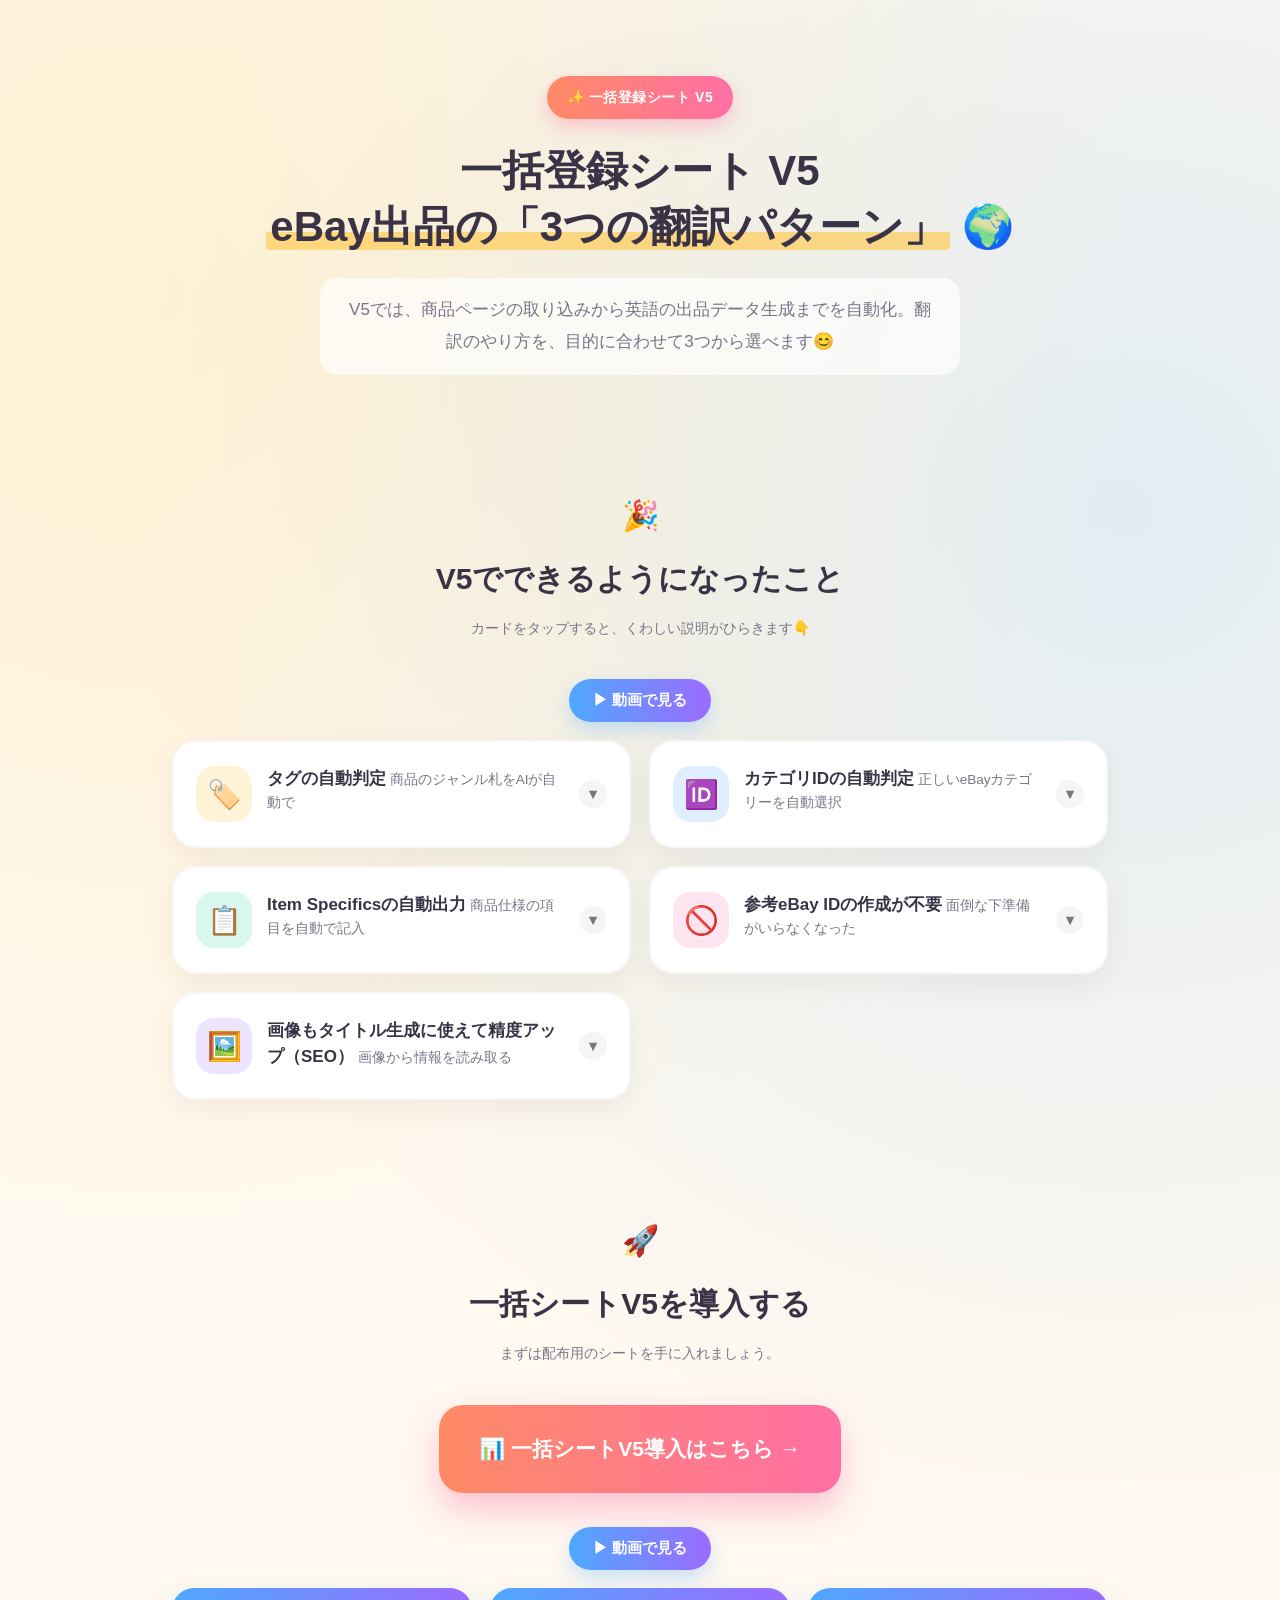
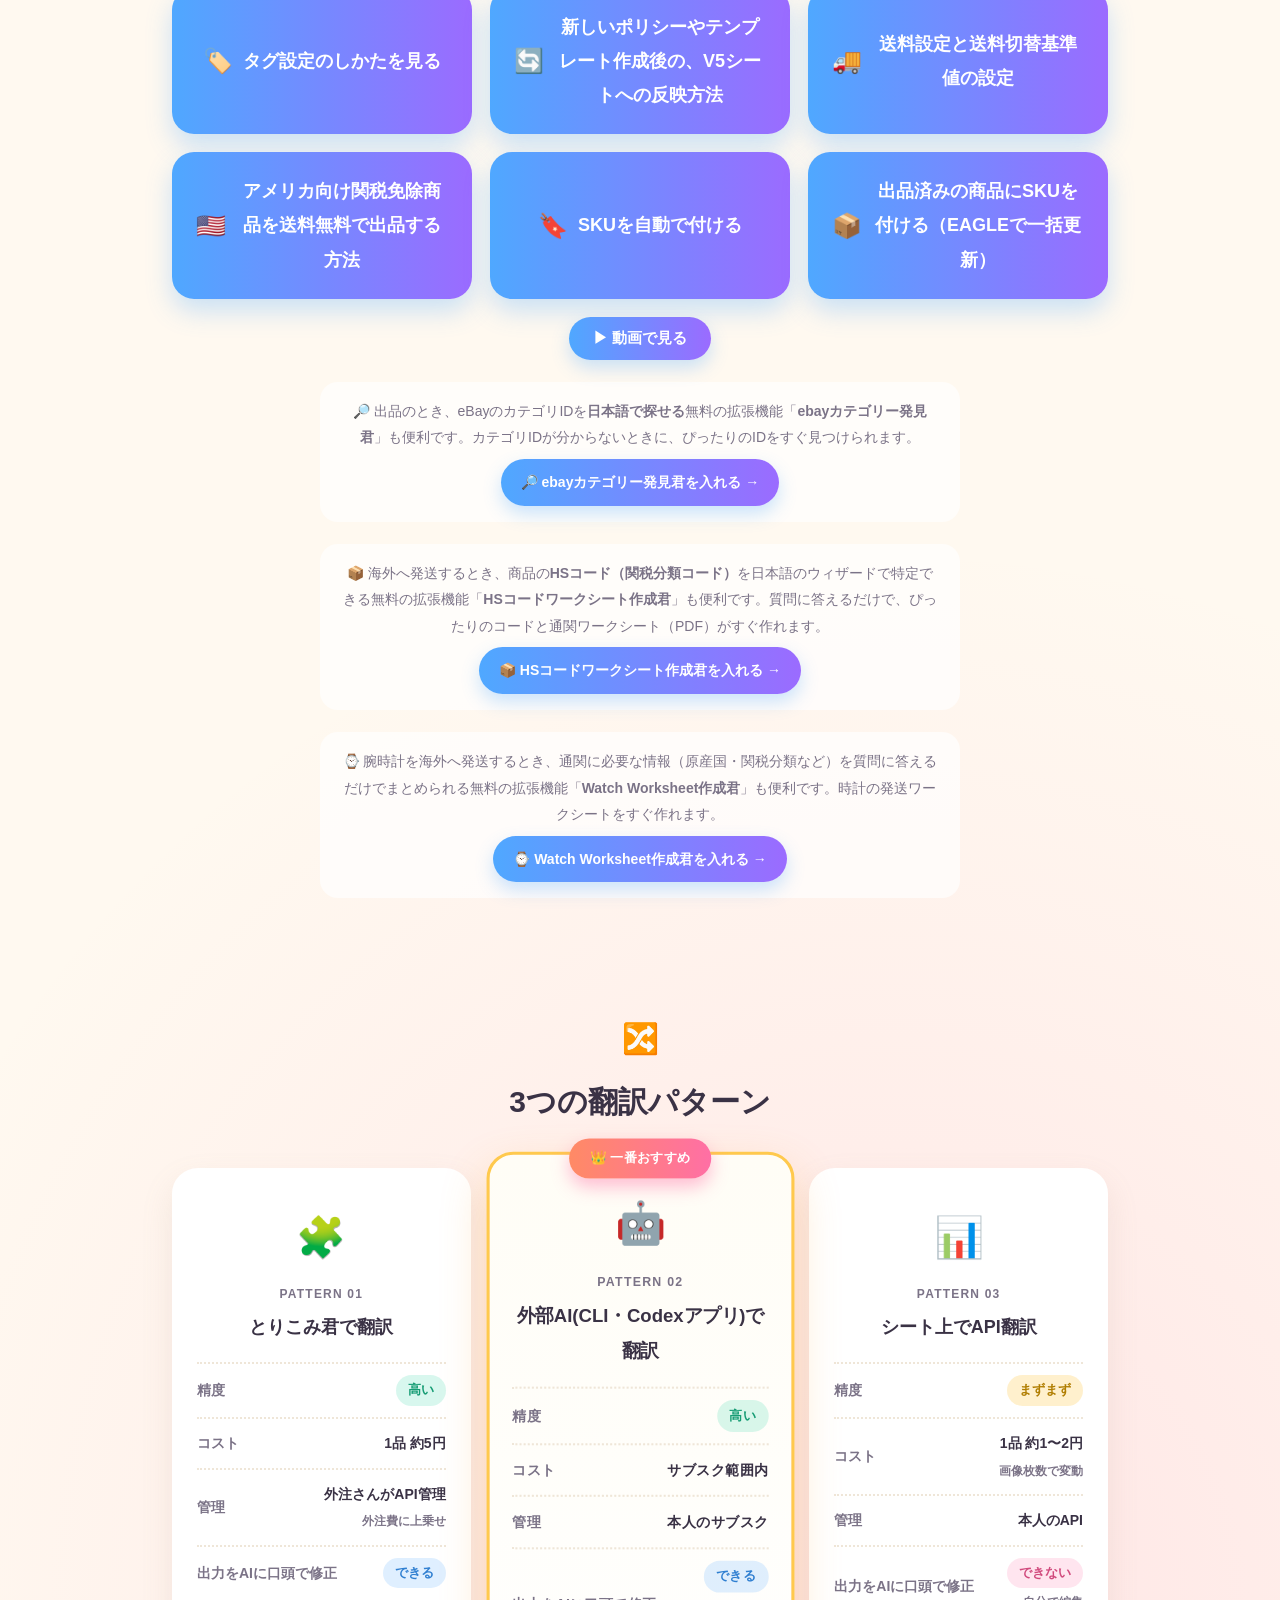
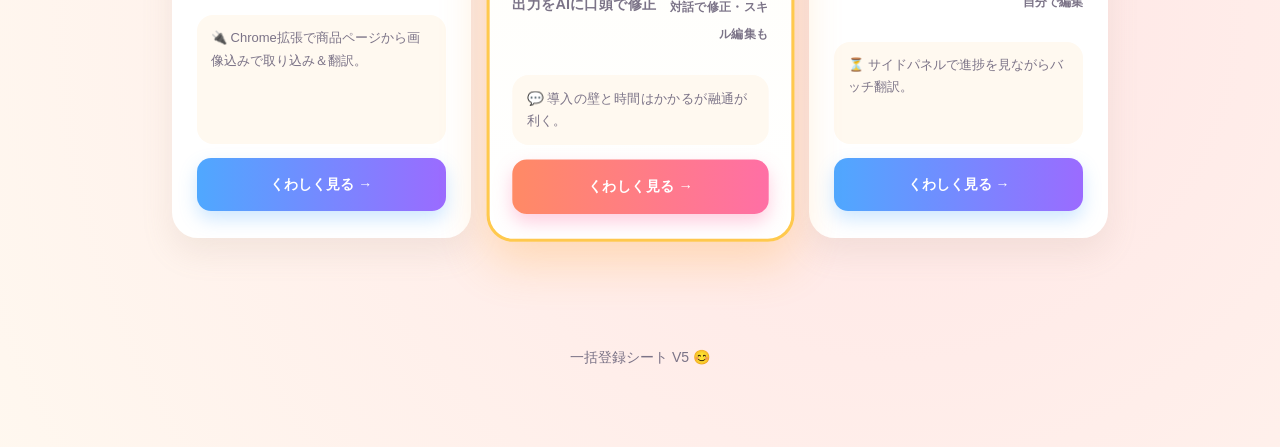
<file: index.html>
<!DOCTYPE html>
<html lang="ja">
<head>
<meta charset="UTF-8">
<meta name="viewport" content="width=device-width, initial-scale=1.0">
<title>一括登録シート V5 — eBay出品の「3つの翻訳パターン」</title>
<style>
  :root {
    --ink: #3a3245;
    --ink-soft: #7b7387;
    --cream: #fff9f0;
    --card: #ffffff;
    --peach: #ff8a65;
    --mint: #2bd4a0;
    --sky: #4fa8ff;
    --grape: #9b6bff;
    --sun: #ffc94d;
    --pink: #ff6fa5;
  }
  * { margin: 0; padding: 0; box-sizing: border-box; }
  html { scroll-behavior: smooth; }
  body {
    font-family: -apple-system, BlinkMacSystemFont, "Hiragino Maru Gothic ProN", "Hiragino Sans", "Yu Gothic", Meiryo, sans-serif;
    color: var(--ink);
    background:
      radial-gradient(circle at 12% 8%, rgba(255,201,77,0.18), transparent 28%),
      radial-gradient(circle at 88% 14%, rgba(79,168,255,0.16), transparent 30%),
      radial-gradient(circle at 70% 88%, rgba(255,111,165,0.14), transparent 32%),
      var(--cream);
    line-height: 1.9;
    -webkit-font-smoothing: antialiased;
  }
  .wrap { max-width: 980px; margin: 0 auto; padding: 0 22px; }

  /* ---------- Header ---------- */
  header { padding: 76px 0 56px; text-align: center; }
  .eyebrow {
    display: inline-block; font-size: 14px; font-weight: 800; letter-spacing: 0.04em;
    color: #fff; padding: 8px 20px; border-radius: 999px; margin-bottom: 24px;
    background: linear-gradient(90deg, var(--peach), var(--pink));
    box-shadow: 0 8px 18px rgba(255,111,165,0.35);
  }
  h1 {
    font-size: clamp(26px, 4.6vw, 42px); font-weight: 900; line-height: 1.35; margin-bottom: 22px;
  }
  h1 .hl {
    background: linear-gradient(transparent 62%, rgba(255,201,77,0.65) 62%);
    padding: 0 4px; border-radius: 4px;
  }
  .lead {
    font-size: clamp(15px, 2.2vw, 17px); color: var(--ink-soft); max-width: 640px; margin: 0 auto;
    background: rgba(255,255,255,0.7); border-radius: 18px; padding: 16px 22px;
  }

  /* ---------- Sections ---------- */
  section { padding: 56px 0; }
  .section-head { text-align: center; margin-bottom: 38px; }
  .section-head h2 { font-size: clamp(22px, 3.6vw, 30px); font-weight: 900; }
  .section-head .emoji { font-size: 30px; display: block; margin-bottom: 6px; }
  .section-head .sub { font-size: 14px; color: var(--ink-soft); margin-top: 8px; }

  /* ---------- Feature accordions ---------- */
  .features { display: grid; grid-template-columns: repeat(2,1fr); gap: 18px; align-items: start; }
  .feature {
    background: var(--card); border-radius: 24px;
    box-shadow: 0 10px 26px rgba(160,140,120,0.12);
    border: 2px solid rgba(0,0,0,0.03);
    overflow: hidden;
    transition: box-shadow .18s, transform .18s;
  }
  .feature:hover { transform: translateY(-3px); box-shadow: 0 16px 34px rgba(160,140,120,0.18); }
  .feature.open { box-shadow: 0 18px 38px rgba(160,140,120,0.20); }

  .feature .acc-btn {
    width: 100%; border: none; background: transparent; cursor: pointer;
    text-align: left; font-family: inherit; color: inherit;
    display: flex; gap: 15px; align-items: flex-start;
    padding: 24px 22px;
  }
  .feature .ic {
    flex: 0 0 56px; width: 56px; height: 56px; border-radius: 18px;
    display: grid; place-items: center; font-size: 28px;
  }
  .feature:nth-child(1) .ic { background: rgba(255,201,77,0.22); }
  .feature:nth-child(2) .ic { background: rgba(79,168,255,0.18); }
  .feature:nth-child(3) .ic { background: rgba(43,212,160,0.18); }
  .feature:nth-child(4) .ic { background: rgba(255,111,165,0.18); }
  .feature:nth-child(5) .ic { background: rgba(155,107,255,0.18); }
  .feature .acc-body-text { flex: 1; min-width: 0; }
  .feature .ft-title { font-size: 17px; font-weight: 800; margin-bottom: 4px; line-height: 1.5; }
  .feature .ft-short { font-size: 13.5px; color: var(--ink-soft); line-height: 1.6; }
  .feature .acc-arrow {
    flex: 0 0 28px; width: 28px; height: 28px; margin-top: 14px;
    border-radius: 999px; background: rgba(0,0,0,0.04);
    display: grid; place-items: center; color: var(--ink-soft);
    font-size: 15px; font-weight: 900; transition: transform .25s, background .2s, color .2s;
  }
  .feature.open .acc-arrow { transform: rotate(180deg); background: rgba(255,138,101,0.2); color: var(--peach); }

  .feature .acc-panel {
    overflow: hidden; max-height: 0;
    transition: max-height .3s ease;
  }
  .feature .acc-inner {
    padding: 0 22px 24px 93px;
    font-size: 14px; color: var(--ink); line-height: 1.85;
  }
  .feature .acc-inner .detail-box {
    background: var(--cream); border-radius: 16px; padding: 14px 16px;
    border: 1px dashed rgba(255,138,101,0.4);
  }

  /* ---------- Comparison cards ---------- */
  .cards { display: grid; grid-template-columns: repeat(3,1fr); gap: 20px; align-items: stretch; }
  .card {
    position: relative; background: var(--card); border-radius: 26px; padding: 28px 22px 24px;
    box-shadow: 0 14px 32px rgba(160,140,120,0.14);
    border: 3px solid #fff;
    display: flex; flex-direction: column;
    transition: transform .18s;
  }
  .card:hover { transform: translateY(-5px); }
  .card .emoji-top { font-size: 40px; text-align: center; margin-bottom: 8px; }
  .card .badge { text-align: center; font-size: 12px; font-weight: 800; color: var(--ink-soft); letter-spacing: .1em; margin-bottom: 4px; }
  .card h3 { text-align: center; font-size: 18px; font-weight: 900; margin-bottom: 18px; }
  .card .row { display: flex; align-items: center; justify-content: space-between; gap: 10px; padding: 11px 0; border-top: 2px dotted #efe6d8; font-size: 14px; }
  .card .row .k { color: var(--ink-soft); font-weight: 700; white-space: nowrap; }
  .card .row .v { text-align: right; font-weight: 700; }
  .card .row .v small { color: var(--ink-soft); font-weight: 600; font-size: 11.5px; }
  .card .feat {
    margin-top: 16px; font-size: 13px; color: var(--ink-soft); line-height: 1.7; flex: 1;
    background: var(--cream); border-radius: 16px; padding: 12px 14px;
  }
  .card .card-link {
    margin-top: 14px; display: block; text-align: center; text-decoration: none;
    font-weight: 900; font-size: 14px; color: #fff;
    padding: 13px 16px; border-radius: 14px;
    background: linear-gradient(90deg, var(--sky), var(--grape));
    box-shadow: 0 8px 18px rgba(79,168,255,0.28);
    transition: transform .15s, box-shadow .15s;
  }
  .card .card-link:hover { transform: translateY(-2px); box-shadow: 0 12px 24px rgba(79,168,255,0.40); }
  .card.featured .card-link {
    background: linear-gradient(90deg, var(--peach), var(--pink));
    box-shadow: 0 8px 18px rgba(255,111,165,0.34);
  }
  .card.featured .card-link:hover { box-shadow: 0 12px 24px rgba(255,111,165,0.46); }

  .chip { display: inline-block; font-size: 13px; padding: 3px 12px; border-radius: 999px; font-weight: 800; }
  .chip.good { background: rgba(43,212,160,0.18); color: #169c74; }
  .chip.mid { background: rgba(255,201,77,0.28); color: #b07d00; }
  .chip.no { background: rgba(255,111,165,0.18); color: #d14a7d; }
  .chip.yes { background: rgba(79,168,255,0.18); color: #2f7fd1; }

  /* ---------- Featured card ---------- */
  .card.featured {
    border: 3px solid var(--sun);
    background: linear-gradient(180deg, #fffdf6, #fff);
    box-shadow: 0 20px 44px rgba(255,170,60,0.30);
    transform: scale(1.03) translateY(-6px);
    z-index: 2;
  }
  .card.featured:hover { transform: scale(1.03) translateY(-10px); }
  .card.featured .ribbon {
    position: absolute; top: -16px; left: 50%; transform: translateX(-50%);
    font-size: 13px; font-weight: 900; color: #fff; padding: 7px 20px; border-radius: 999px;
    background: linear-gradient(90deg, var(--peach), var(--pink));
    box-shadow: 0 8px 18px rgba(255,111,165,0.45); white-space: nowrap;
  }

  /* ---------- Next-step buttons ---------- */
  .nextstep { display: flex; gap: 18px; justify-content: center; flex-wrap: wrap; }
  .big-btn {
    flex: 1 1 300px; max-width: 380px;
    display: flex; align-items: center; justify-content: center; gap: 10px;
    text-decoration: none; text-align: center;
    padding: 22px 24px; border-radius: 22px;
    font-weight: 900; font-size: clamp(15px, 2.4vw, 18px); color: #fff;
    box-shadow: 0 12px 26px rgba(79,168,255,0.30);
    transition: transform .15s, box-shadow .15s;
  }
  .big-btn .b-emoji { font-size: 24px; }
  .big-btn.primary { background: linear-gradient(90deg, var(--peach), var(--pink)); box-shadow: 0 12px 26px rgba(255,111,165,0.34); }
  .big-btn.secondary { background: linear-gradient(90deg, var(--sky), var(--grape)); }
  .big-btn:hover { transform: translateY(-3px); box-shadow: 0 18px 34px rgba(79,168,255,0.42); }
  .big-btn.primary:hover { box-shadow: 0 18px 34px rgba(255,111,165,0.46); }

  footer { padding: 50px 0 76px; text-align: center; color: var(--ink-soft); font-size: 14px; }

  /* ---------- Responsive ---------- */
  @media (max-width: 820px) {
    .cards { grid-template-columns: 1fr; }
    .card.featured { transform: none; }
    .card.featured:hover { transform: translateY(-5px); }
  }
  @media (max-width: 600px) {
    .features { grid-template-columns: 1fr; }
    header { padding: 56px 0 44px; }
    .feature .acc-btn { padding: 20px 18px; gap: 13px; }
    .feature .ic { flex-basis: 50px; width: 50px; height: 50px; font-size: 26px; border-radius: 16px; }
    .feature .acc-inner { padding: 0 18px 22px 18px; }
    .nextstep { flex-direction: column; align-items: stretch; }
    .big-btn { max-width: none; }
  }

  /* ---------- Intro / CTA sheet ---------- */
  .cta-wrap { text-align: center; margin-bottom: 34px; }
  .cta-sheet {
    display: inline-flex; align-items: center; justify-content: center; gap: 12px;
    text-decoration: none; text-align: center;
    padding: 24px 40px; border-radius: 24px;
    font-weight: 900; font-size: clamp(16px, 2.8vw, 21px); color: #fff;
    background: linear-gradient(90deg, var(--peach), var(--pink));
    box-shadow: 0 16px 34px rgba(255,111,165,0.40);
    transition: transform .15s, box-shadow .15s;
  }
  .cta-sheet:hover { transform: translateY(-3px); box-shadow: 0 22px 44px rgba(255,111,165,0.52); }

  /* ---------- 便利ツール案内（カテゴリ発見君） ---------- */
  .tool-note {
    text-align: center; margin-top: 22px;
    font-size: 14px; color: var(--ink-soft); line-height: 1.9;
    background: rgba(255,255,255,0.7); border-radius: 18px; padding: 16px 22px;
    max-width: 640px; margin-left: auto; margin-right: auto;
  }
  .tool-note .tool-link {
    display: inline-block; margin-top: 8px;
    font-weight: 900; font-size: 14px; color: #fff; text-decoration: none;
    padding: 10px 20px; border-radius: 999px;
    background: linear-gradient(90deg, var(--sky), var(--grape));
    box-shadow: 0 8px 18px rgba(79,168,255,0.30);
    transition: transform .15s, box-shadow .15s;
  }
  .tool-note .tool-link:hover { transform: translateY(-2px); box-shadow: 0 12px 24px rgba(79,168,255,0.42); }

  .setup-steps {
    list-style: none; counter-reset: step;
    max-width: 720px; margin: 0 auto;
    display: grid; gap: 14px;
  }
  .setup-steps li {
    counter-increment: step;
    position: relative;
    background: var(--card); border-radius: 20px;
    box-shadow: 0 10px 26px rgba(160,140,120,0.12);
    border: 2px solid rgba(0,0,0,0.03);
    padding: 18px 22px 18px 70px;
    font-size: 14.5px; line-height: 1.8; color: var(--ink);
  }
  .setup-steps li::before {
    content: counter(step);
    position: absolute; left: 18px; top: 16px;
    width: 38px; height: 38px; border-radius: 999px;
    display: grid; place-items: center;
    font-size: 17px; font-weight: 900; color: #fff;
    background: linear-gradient(135deg, var(--sky), var(--grape));
    box-shadow: 0 6px 14px rgba(79,168,255,0.32);
  }
  .setup-steps li a { color: var(--pink); font-weight: 800; text-decoration: none; border-bottom: 2px solid rgba(255,111,165,0.35); }
  .setup-steps li a:hover { border-bottom-color: var(--pink); }

  @media (max-width: 600px) {
    .cta-sheet { padding: 20px 26px; width: 100%; }
    .setup-steps li { padding: 16px 18px 16px 62px; }
    .setup-steps li::before { left: 14px; width: 34px; height: 34px; font-size: 15px; }
  }

  /* Respect reduced-motion */
  @media (prefers-reduced-motion: reduce) {
    .feature .acc-panel, .feature .acc-arrow, .card, .feature, .diff, .big-btn, .cta-sheet { transition: none; }
    html { scroll-behavior: auto; }
  }
</style>
<link rel="stylesheet" href="videos/video-modal.css">
</head>
<body>
  <header>
    <div class="wrap">
      <span class="eyebrow">✨ 一括登録シート V5</span>
      <h1>一括登録シート V5<br><span class="hl">eBay出品の「3つの翻訳パターン」</span> 🌍</h1>
      <p class="lead">V5では、商品ページの取り込みから英語の出品データ生成までを自動化。翻訳のやり方を、目的に合わせて3つから選べます😊</p>
    </div>
  </header>

  <!-- ========== V5でできるようになったこと ========== -->
  <section>
    <div class="wrap">
      <div class="section-head">
        <span class="emoji">🎉</span>
        <h2>V5でできるようになったこと</h2>
        <p class="sub">カードをタップすると、くわしい説明がひらきます👇</p>
      </div>

      <div class="video-btn-wrap"><button class="video-btn" data-video="videos/01_can.mp4">▶ 動画で見る</button></div>

      <div class="features">

        <!-- 1 -->
        <div class="feature">
          <button class="acc-btn" type="button" aria-expanded="false" aria-controls="acc1">
            <span class="ic" aria-hidden="true">🏷️</span>
            <span class="acc-body-text">
              <span class="ft-title">タグの自動判定</span>
              <span class="ft-short">商品のジャンル札をAIが自動で</span>
            </span>
            <span class="acc-arrow" aria-hidden="true">▾</span>
          </button>
          <div class="acc-panel" id="acc1" role="region">
            <div class="acc-inner">
              <div class="detail-box">AIが、あなたが登録したタグ一覧の中から商品に合うものを自動で選んで付けます。タグ1つで送料・カテゴリー・翻訳・利益率などがその行に自動で当たり、計算作業がほぼゼロに。これまでカテゴリーや送料ごとに分けていたシートも、タグで1枚にまとめられます。</div>
            </div>
          </div>
        </div>

        <!-- 2 -->
        <div class="feature">
          <button class="acc-btn" type="button" aria-expanded="false" aria-controls="acc2">
            <span class="ic" aria-hidden="true">🆔</span>
            <span class="acc-body-text">
              <span class="ft-title">カテゴリIDの自動判定</span>
              <span class="ft-short">正しいeBayカテゴリーを自動選択</span>
            </span>
            <span class="acc-arrow" aria-hidden="true">▾</span>
          </button>
          <div class="acc-panel" id="acc2" role="region">
            <div class="acc-inner">
              <div class="detail-box">AIがeBay公式カテゴリーの候補から最適なIDを選び、システムが公式リストで検証してから記入します。存在しない番号や、手数料の高い誤カテゴリーを防ぎます。</div>
            </div>
          </div>
        </div>

        <!-- 3 -->
        <div class="feature">
          <button class="acc-btn" type="button" aria-expanded="false" aria-controls="acc3">
            <span class="ic" aria-hidden="true">📋</span>
            <span class="acc-body-text">
              <span class="ft-title">Item Specificsの自動出力</span>
              <span class="ft-short">商品仕様の項目を自動で記入</span>
            </span>
            <span class="acc-arrow" aria-hidden="true">▾</span>
          </button>
          <div class="acc-panel" id="acc3" role="region">
            <div class="acc-inner">
              <div class="detail-box">商品のジャンルに応じた必須項目（ブランド・型番など）を、AIが自動で埋めます。ジャンルごとに必要な項目セットが切り替わり、eBayの絞り込み検索にもヒット。露出（SEO）が増えます。</div>
            </div>
          </div>
        </div>

        <!-- 4 -->
        <div class="feature">
          <button class="acc-btn" type="button" aria-expanded="false" aria-controls="acc4">
            <span class="ic" aria-hidden="true">🚫</span>
            <span class="acc-body-text">
              <span class="ft-title">参考eBay IDの作成が不要</span>
              <span class="ft-short">面倒な下準備がいらなくなった</span>
            </span>
            <span class="acc-arrow" aria-hidden="true">▾</span>
          </button>
          <div class="acc-panel" id="acc4" role="region">
            <div class="acc-inner">
              <div class="detail-box">カテゴリIDを直接指定できるようになったため、これまで必要だった「参考eBay ID」を事前に用意する手間がなくなりました。</div>
            </div>
          </div>
        </div>

        <!-- 5 -->
        <div class="feature">
          <button class="acc-btn" type="button" aria-expanded="false" aria-controls="acc5">
            <span class="ic" aria-hidden="true">🖼️</span>
            <span class="acc-body-text">
              <span class="ft-title">画像もタイトル生成に使えて精度アップ（SEO）</span>
              <span class="ft-short">画像から情報を読み取る</span>
            </span>
            <span class="acc-arrow" aria-hidden="true">▾</span>
          </button>
          <div class="acc-panel" id="acc5" role="region">
            <div class="acc-inner">
              <div class="detail-box">商品画像をAIに渡せるようになり、テキストだけでは分からない情報（型番・トレカの番号など）も読み取って、より正確なタイトル・商品情報を生成。翻訳の精度が上がり、eBayの検索でも見つけてもらいやすくなります（SEO）。</div>
            </div>
          </div>
        </div>

      </div>
    </div>
  </section>

  <!-- ========== 一括シートV5を導入する ========== -->
  <section>
    <div class="wrap">
      <div class="section-head">
        <span class="emoji">🚀</span>
        <h2>一括シートV5を導入する</h2>
        <p class="sub">まずは配布用のシートを手に入れましょう。</p>
      </div>

      <div class="cta-wrap">
        <a class="cta-sheet" href="setup.html">📊 一括シートV5導入はこちら →</a>
      </div>
      <div class="video-btn-wrap"><button class="video-btn" data-video="videos/02_intro.mp4">▶ 動画で見る</button></div>
      <div class="nextstep">
        <a class="big-btn secondary" href="tags.html"><span class="b-emoji" aria-hidden="true">🏷️</span>タグ設定のしかたを見る</a>
        <a class="big-btn secondary" href="template-sync.html"><span class="b-emoji" aria-hidden="true">🔄</span>新しいポリシーやテンプレート作成後の、V5シートへの反映方法</a>
        <a class="big-btn secondary" href="shipping-settings.html"><span class="b-emoji" aria-hidden="true">🚚</span>送料設定と送料切替基準値の設定</a>
        <a class="big-btn secondary" href="taxfree-free-shipping.html"><span class="b-emoji" aria-hidden="true">🇺🇸</span>アメリカ向け関税免除商品を送料無料で出品する方法</a>
        <a class="big-btn secondary" href="sku-auto.html"><span class="b-emoji" aria-hidden="true">🔖</span>SKUを自動で付ける</a>
        <a class="big-btn secondary" href="sku-update.html"><span class="b-emoji" aria-hidden="true">📦</span>出品済みの商品にSKUを付ける（EAGLEで一括更新）</a>
      </div>
      <div class="video-btn-wrap"><button class="video-btn" data-video="videos/03_tags.mp4">▶ 動画で見る</button></div>
      <p class="tool-note">🔎 出品のとき、eBayのカテゴリIDを<strong>日本語で探せる</strong>無料の拡張機能「<strong>ebayカテゴリー発見君</strong>」も便利です。カテゴリIDが分からないときに、ぴったりのIDをすぐ見つけられます。<br><a class="tool-link" href="https://chromewebstore.google.com/detail/ebay%E3%82%AB%E3%83%86%E3%82%B4%E3%83%AA%E3%83%BC%E7%99%BA%E8%A6%8B%E5%90%9B/odkfnbgokfieockaliialpdjpjalhfab" target="_blank" rel="noopener">🔎 ebayカテゴリー発見君を入れる →</a></p>
      <p class="tool-note">📦 海外へ発送するとき、商品の<strong>HSコード（関税分類コード）</strong>を日本語のウィザードで特定できる無料の拡張機能「<strong>HSコードワークシート作成君</strong>」も便利です。質問に答えるだけで、ぴったりのコードと通関ワークシート（PDF）がすぐ作れます。<br><a class="tool-link" href="https://chromewebstore.google.com/detail/gcpcggipdoekmomfhmgpdkfhilijhdcg" target="_blank" rel="noopener">📦 HSコードワークシート作成君を入れる →</a></p>
      <p class="tool-note">⌚ 腕時計を海外へ発送するとき、通関に必要な情報（原産国・関税分類など）を質問に答えるだけでまとめられる無料の拡張機能「<strong>Watch Worksheet作成君</strong>」も便利です。時計の発送ワークシートをすぐ作れます。<br><a class="tool-link" href="https://chromewebstore.google.com/detail/ghmahichplabgpbhdjobbmnkfpbcdcid" target="_blank" rel="noopener">⌚ Watch Worksheet作成君を入れる →</a></p>
    </div>
  </section>

  <!-- ========== 3つの翻訳パターン ========== -->
  <section>
    <div class="wrap">
      <div class="section-head">
        <span class="emoji">🔀</span>
        <h2>3つの翻訳パターン</h2>
      </div>

      <div class="cards">

        <!-- Pattern 1 -->
        <div class="card">
          <div class="emoji-top" aria-hidden="true">🧩</div>
          <div class="badge">PATTERN 01</div>
          <h3>とりこみ君で翻訳</h3>
          <div class="row"><span class="k">精度</span><span class="v"><span class="chip good">高い</span></span></div>
          <div class="row"><span class="k">コスト</span><span class="v">1品 約5円</span></div>
          <div class="row"><span class="k">管理</span><span class="v">外注さんがAPI管理<br><small>外注費に上乗せ</small></span></div>
          <div class="row"><span class="k">出力をAIに口頭で修正</span><span class="v"><span class="chip yes">できる</span></span></div>
          <div class="feat">🔌 Chrome拡張で商品ページから画像込みで取り込み＆翻訳。</div>
          <a class="card-link" href="torikomikun.html">くわしく見る →</a>
        </div>

        <!-- Pattern 2 (featured) -->
        <div class="card featured">
          <span class="ribbon">👑 一番おすすめ</span>
          <div class="emoji-top" aria-hidden="true">🤖</div>
          <div class="badge">PATTERN 02</div>
          <h3>外部AI(CLI・Codexアプリ)で翻訳</h3>
          <div class="row"><span class="k">精度</span><span class="v"><span class="chip good">高い</span></span></div>
          <div class="row"><span class="k">コスト</span><span class="v">サブスク範囲内</span></div>
          <div class="row"><span class="k">管理</span><span class="v">本人のサブスク</span></div>
          <div class="row"><span class="k">出力をAIに口頭で修正</span><span class="v"><span class="chip yes">できる</span><br><small>対話で修正・スキル編集も</small></span></div>
          <div class="feat">💬 導入の壁と時間はかかるが融通が利く。</div>
          <a class="card-link" href="external-ai.html">くわしく見る →</a>
        </div>

        <!-- Pattern 3 -->
        <div class="card">
          <div class="emoji-top" aria-hidden="true">📊</div>
          <div class="badge">PATTERN 03</div>
          <h3>シート上でAPI翻訳</h3>
          <div class="row"><span class="k">精度</span><span class="v"><span class="chip mid">まずまず</span></span></div>
          <div class="row"><span class="k">コスト</span><span class="v">1品 約1〜2円<br><small>画像枚数で変動</small></span></div>
          <div class="row"><span class="k">管理</span><span class="v">本人のAPI</span></div>
          <div class="row"><span class="k">出力をAIに口頭で修正</span><span class="v"><span class="chip no">できない</span><br><small>自分で編集</small></span></div>
          <div class="feat">⏳ サイドパネルで進捗を見ながらバッチ翻訳。</div>
          <a class="card-link" href="sheet-api.html">くわしく見る →</a>
        </div>

      </div>
    </div>
  </section>

  <footer><div class="wrap">一括登録シート V5 😊</div></footer>

  <script>
    // 各カードを独立に開閉するアコーディオン(最小限のJS)
    (function () {
      var buttons = document.querySelectorAll('.feature .acc-btn');
      buttons.forEach(function (btn) {
        var panel = document.getElementById(btn.getAttribute('aria-controls'));
        var feature = btn.closest('.feature');
        btn.addEventListener('click', function () {
          var isOpen = btn.getAttribute('aria-expanded') === 'true';
          if (isOpen) {
            btn.setAttribute('aria-expanded', 'false');
            feature.classList.remove('open');
            panel.style.maxHeight = null;
          } else {
            btn.setAttribute('aria-expanded', 'true');
            feature.classList.add('open');
            panel.style.maxHeight = panel.scrollHeight + 'px';
          }
        });
      });
      // 開いているパネルの高さをリサイズ時に追従(レスポンシブで折り返しが変わるため)
      window.addEventListener('resize', function () {
        document.querySelectorAll('.feature.open .acc-panel').forEach(function (panel) {
          panel.style.maxHeight = panel.scrollHeight + 'px';
        });
      });
    })();
  </script>
<script src="videos/video-modal.js"></script>
</body>
</html>
</file>
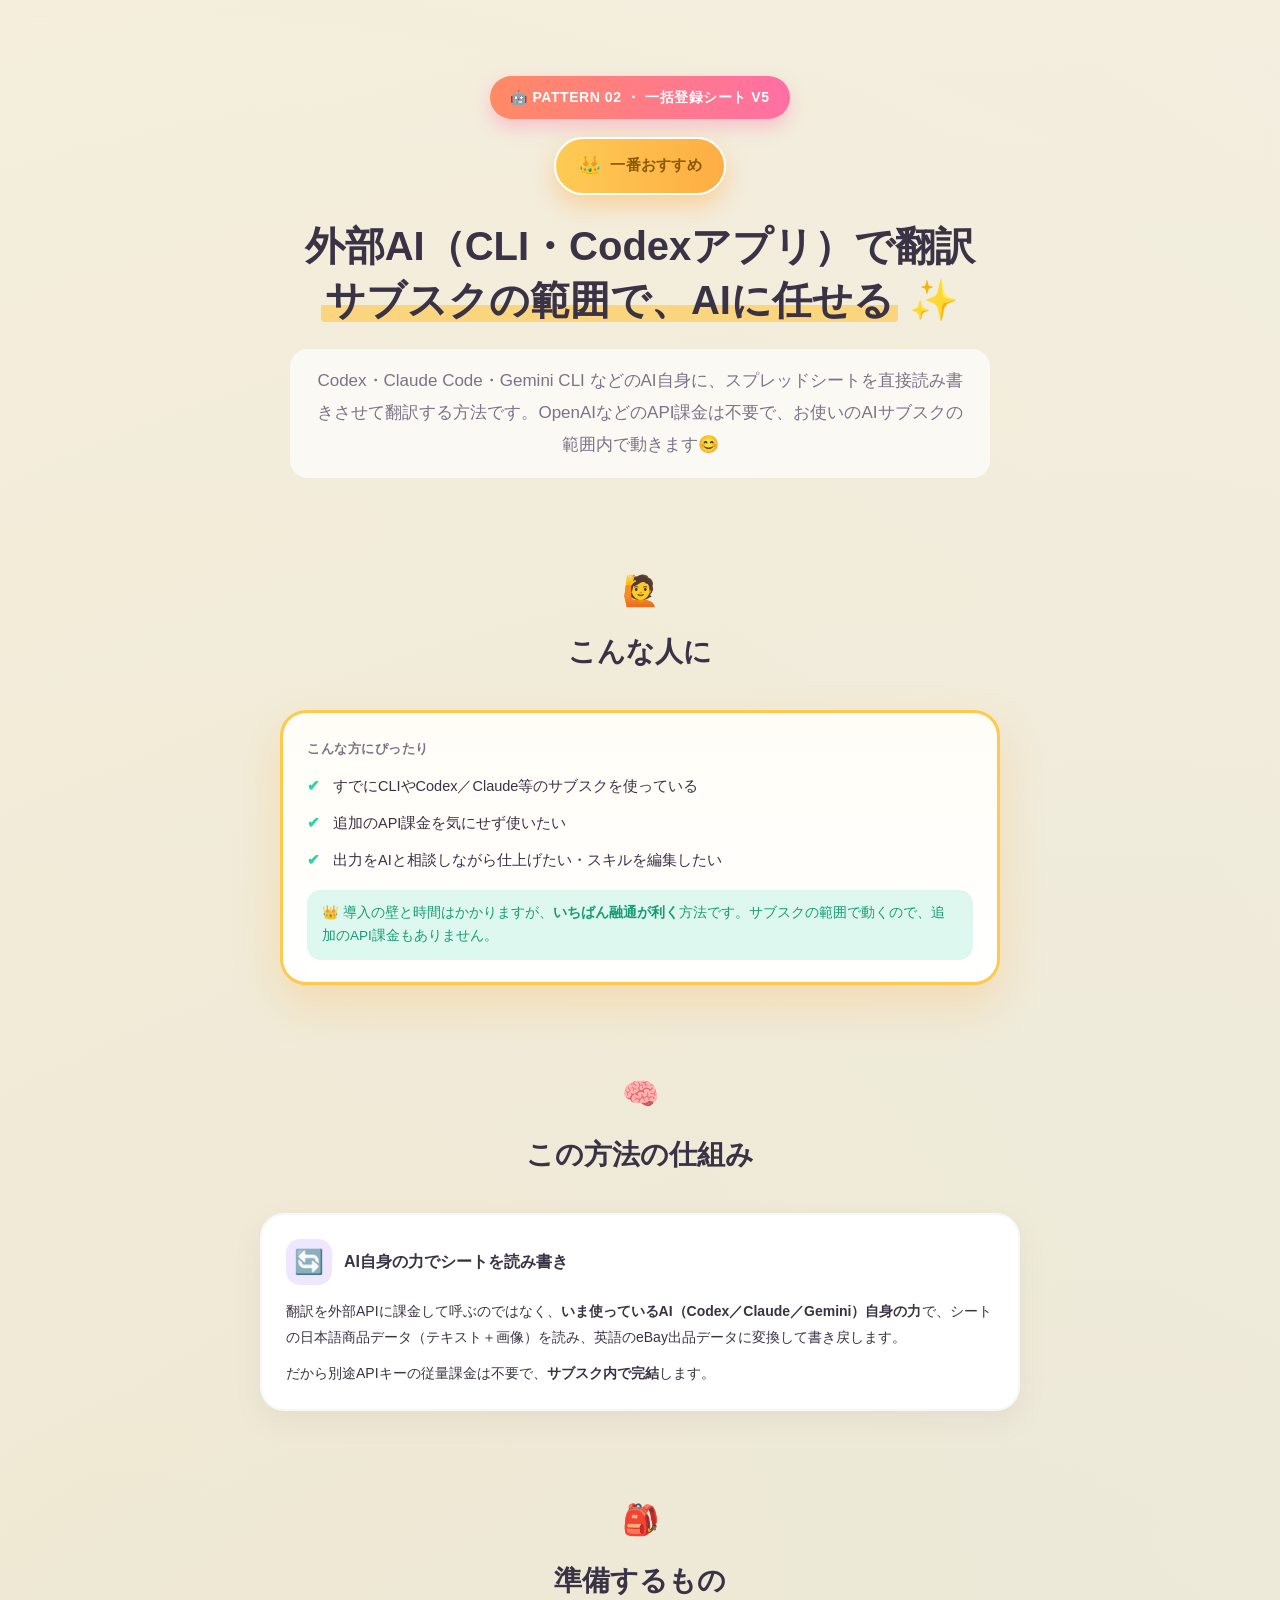
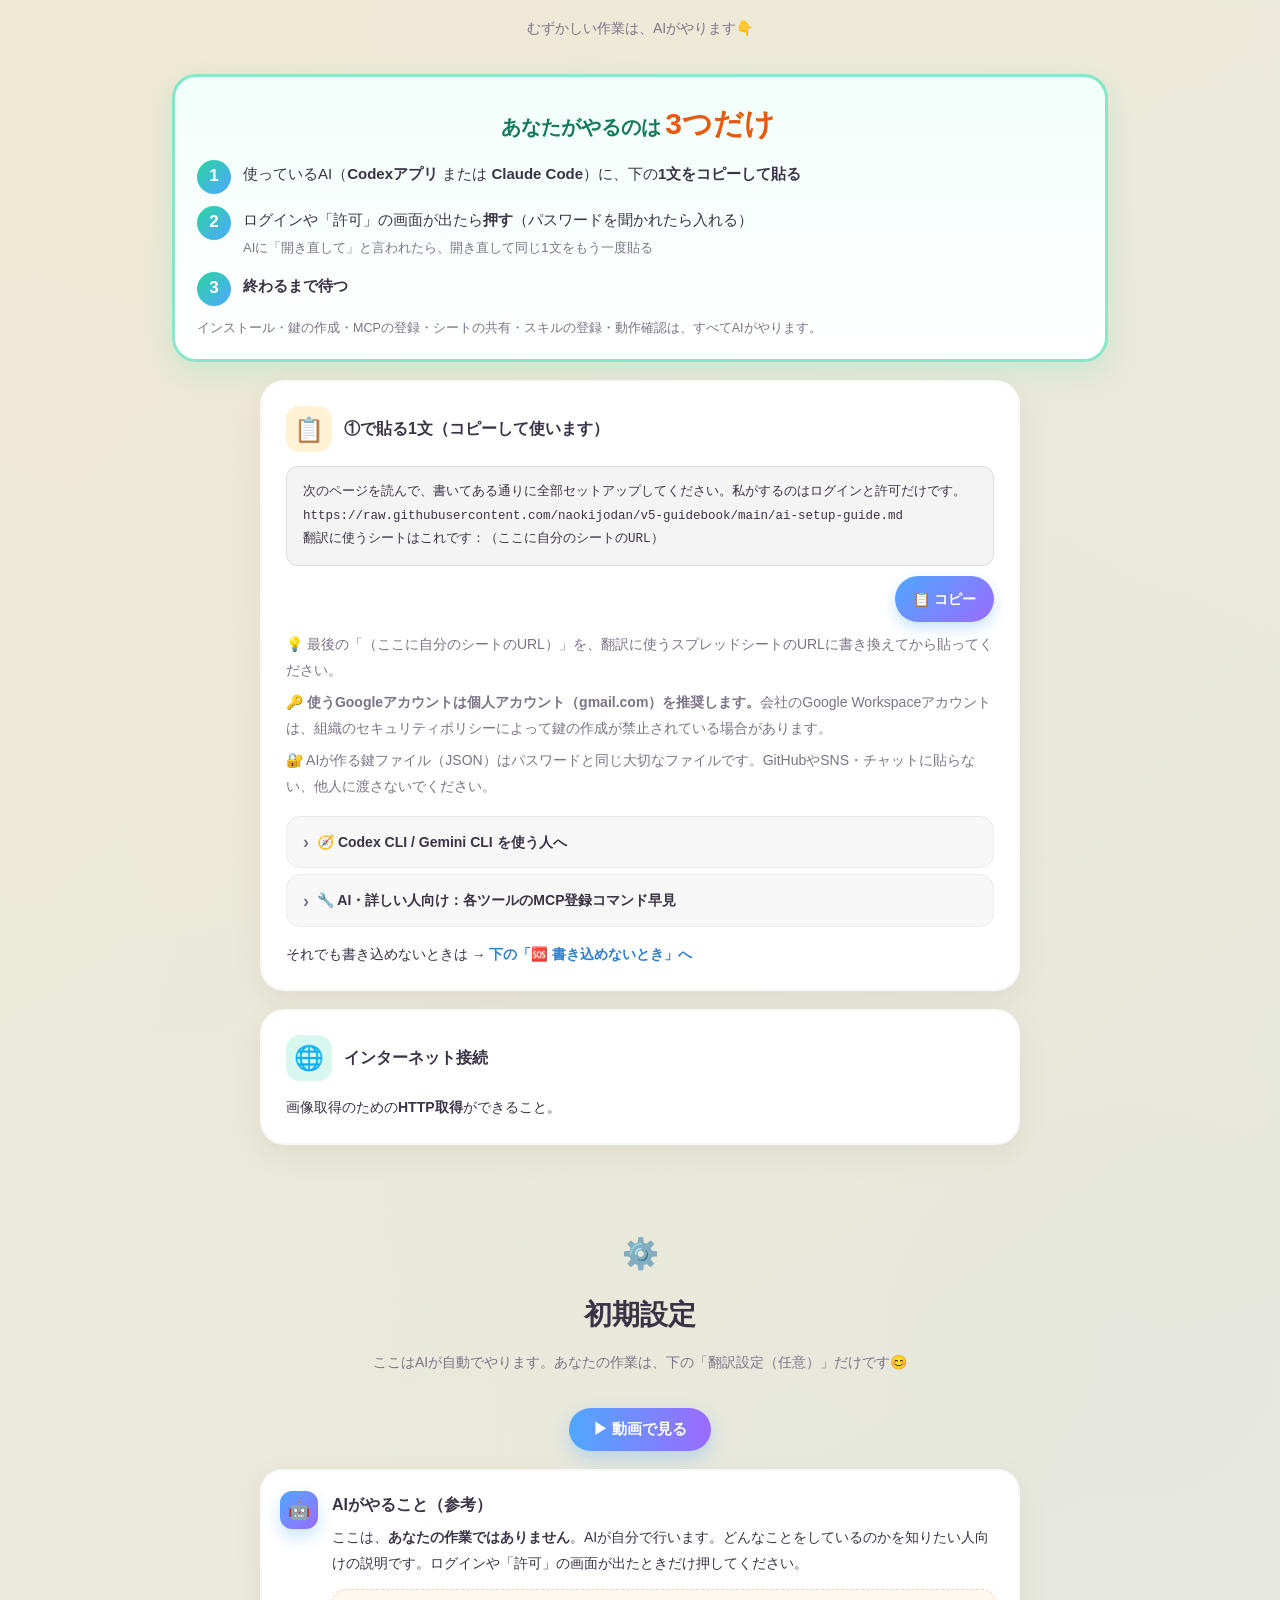
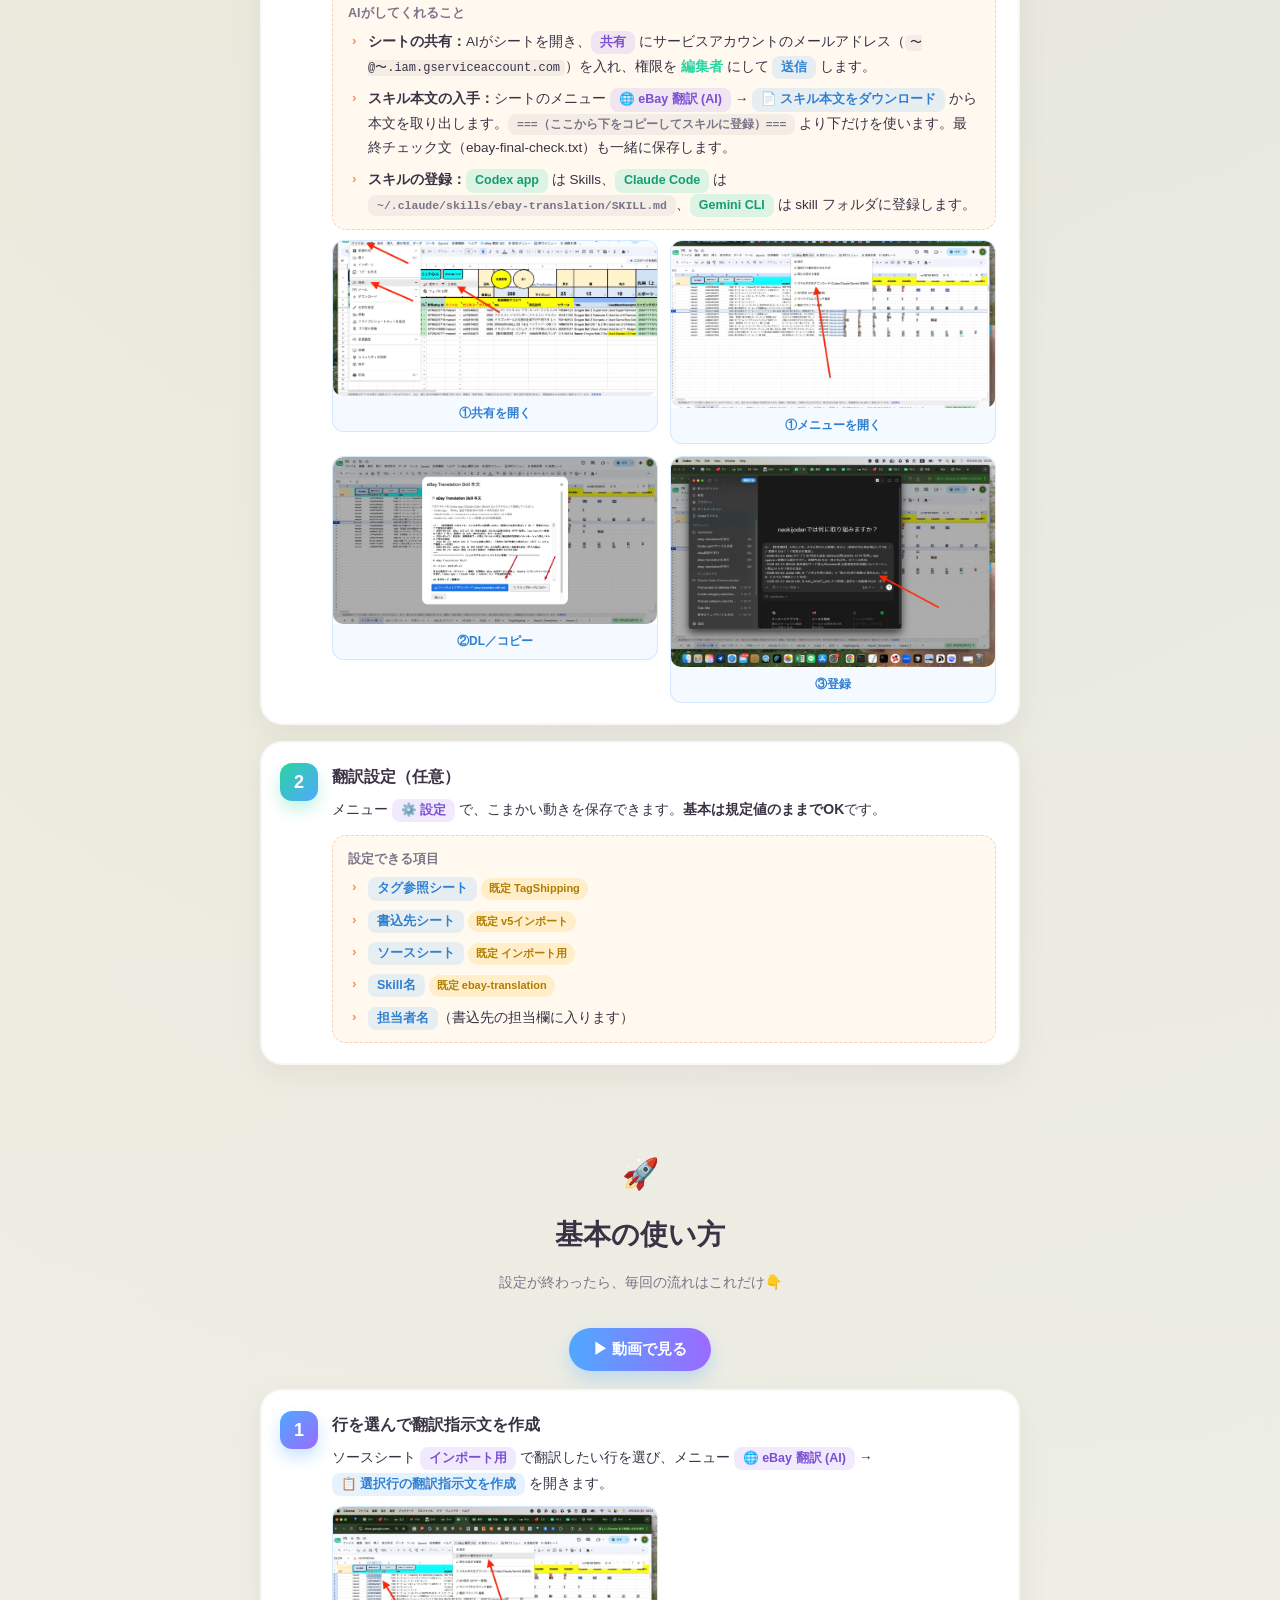
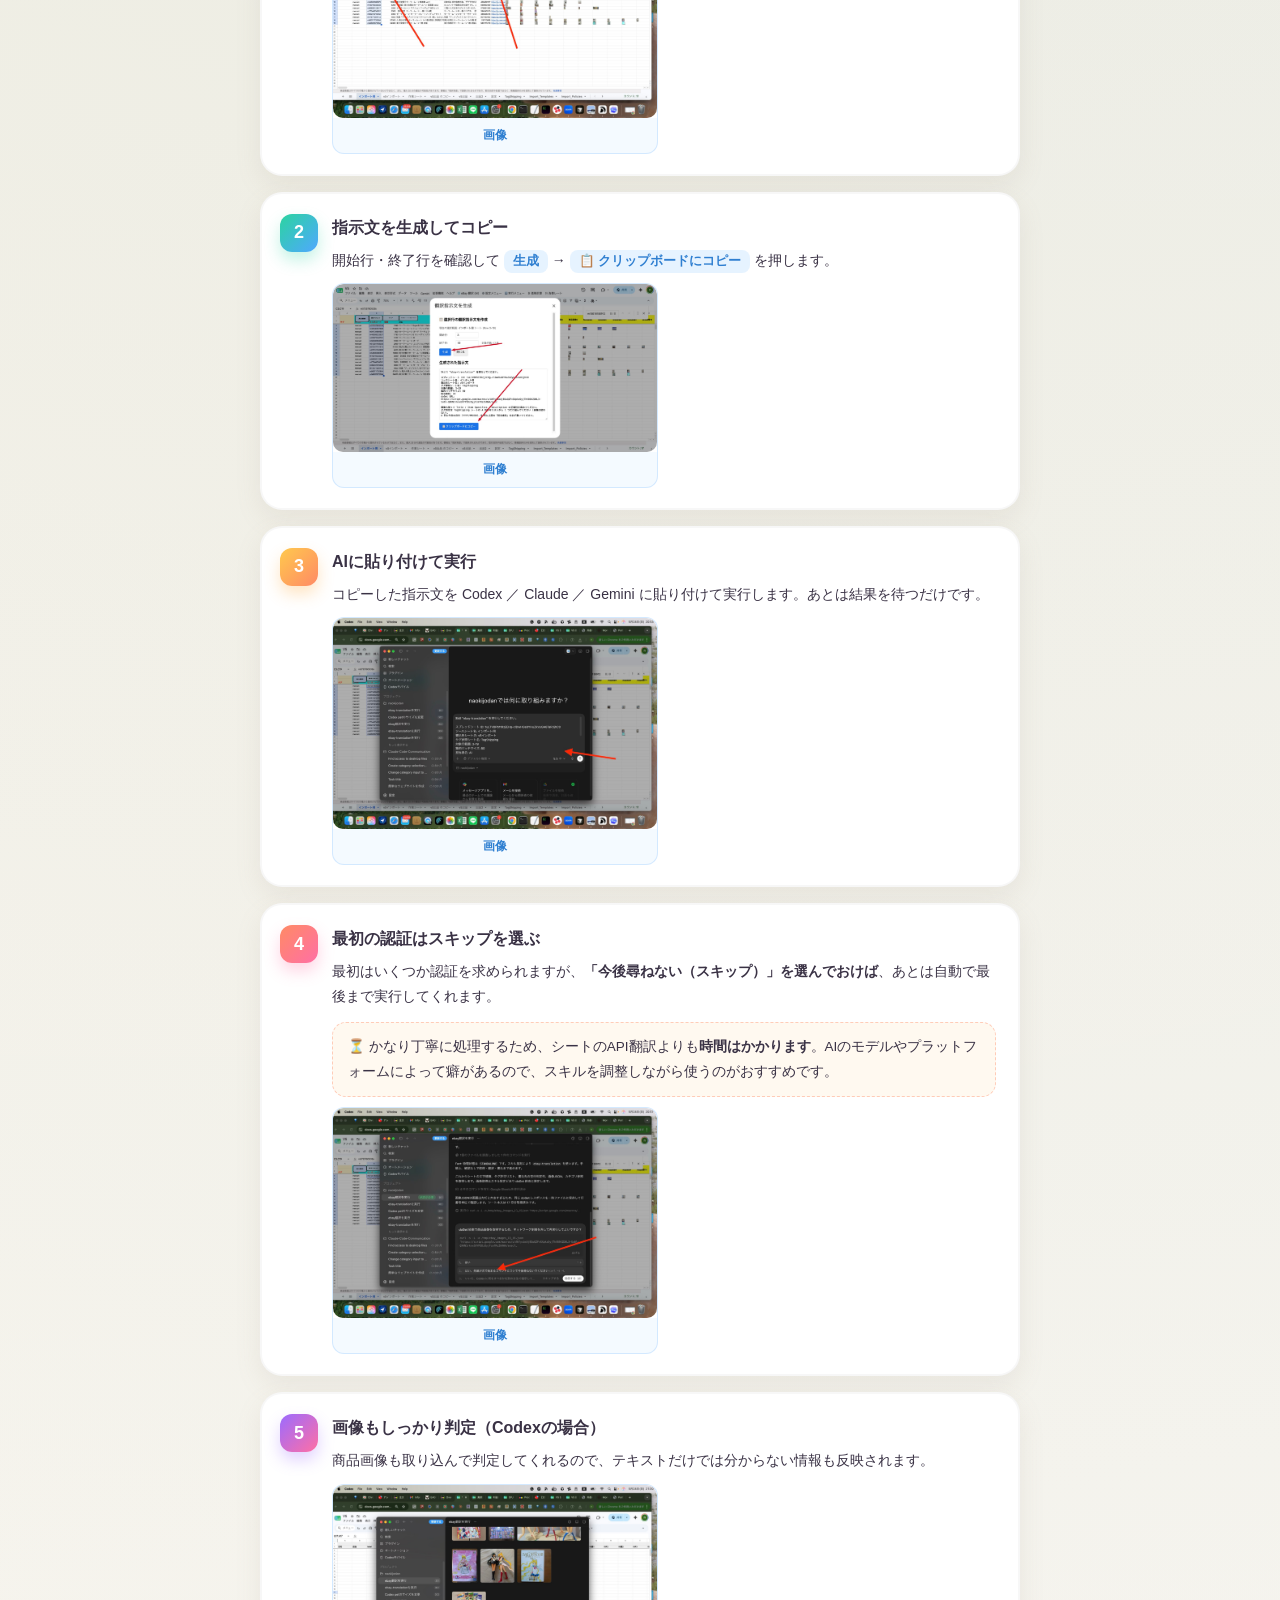
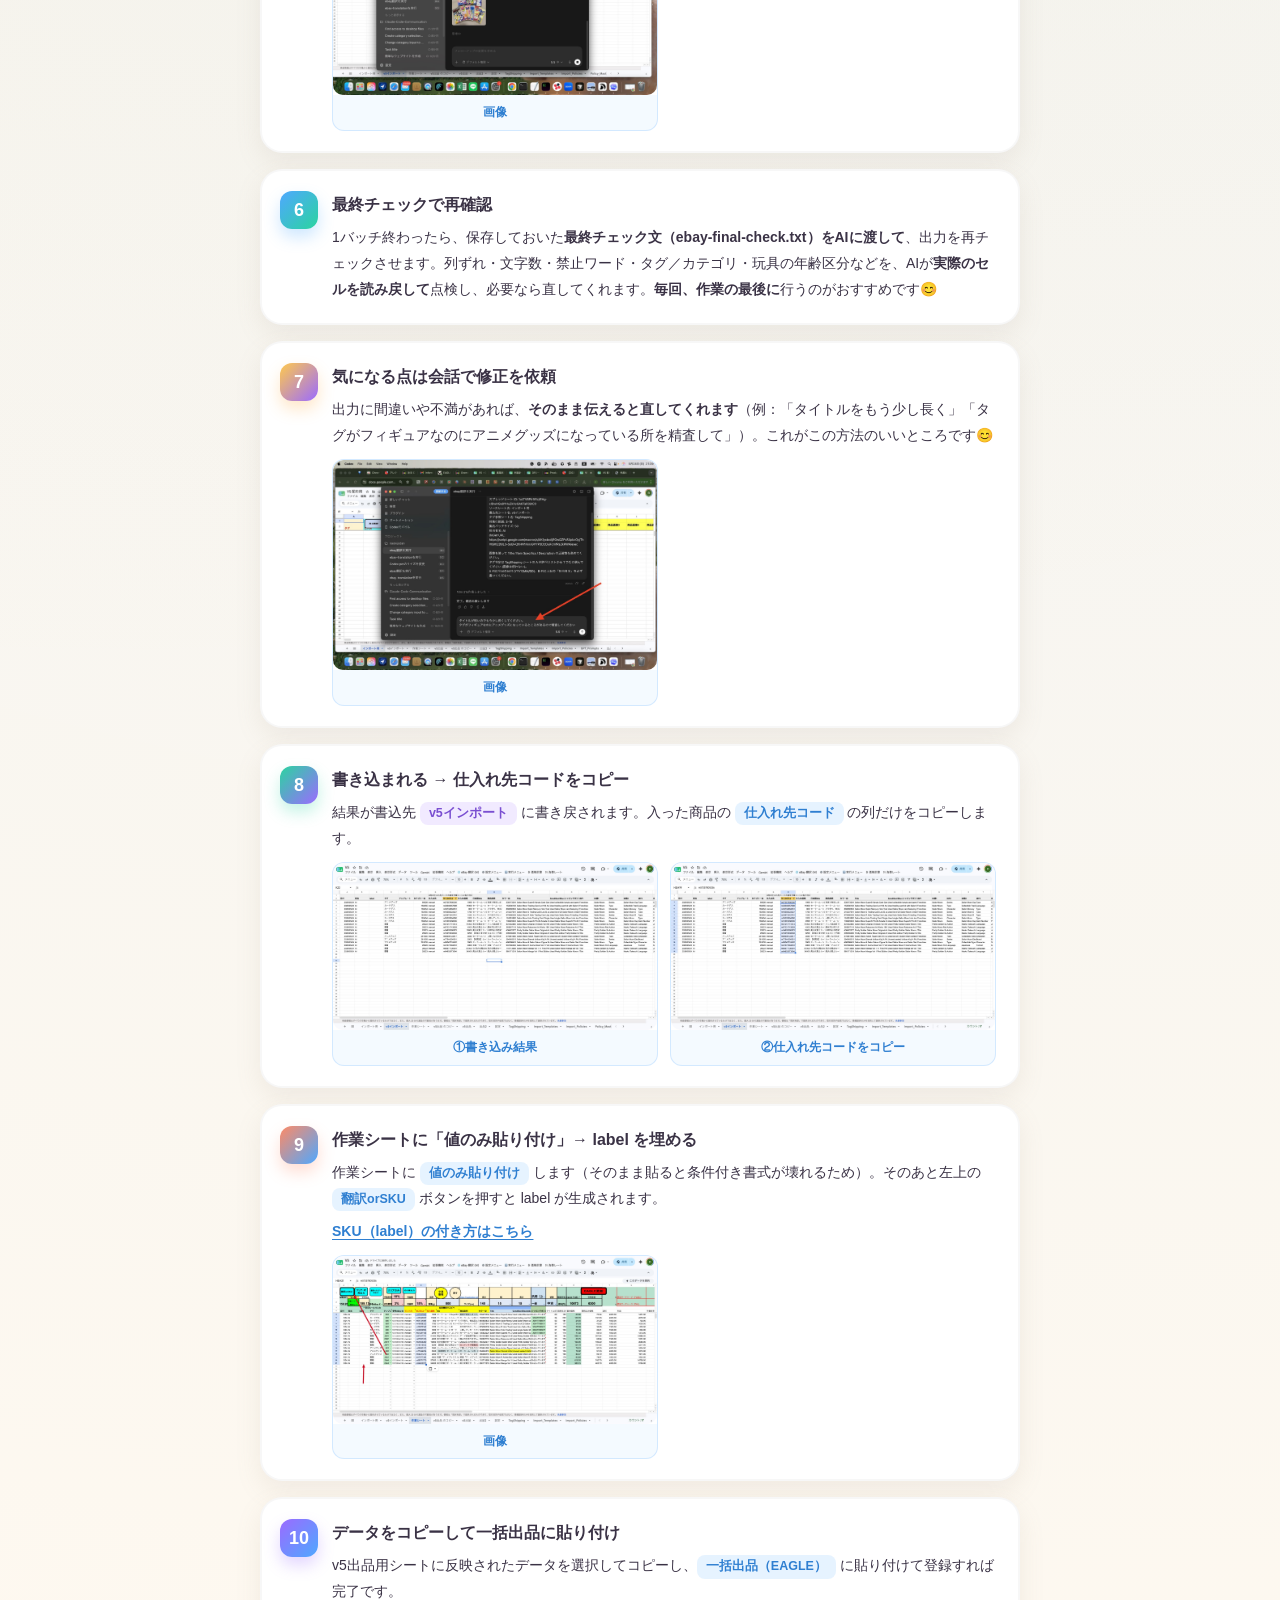
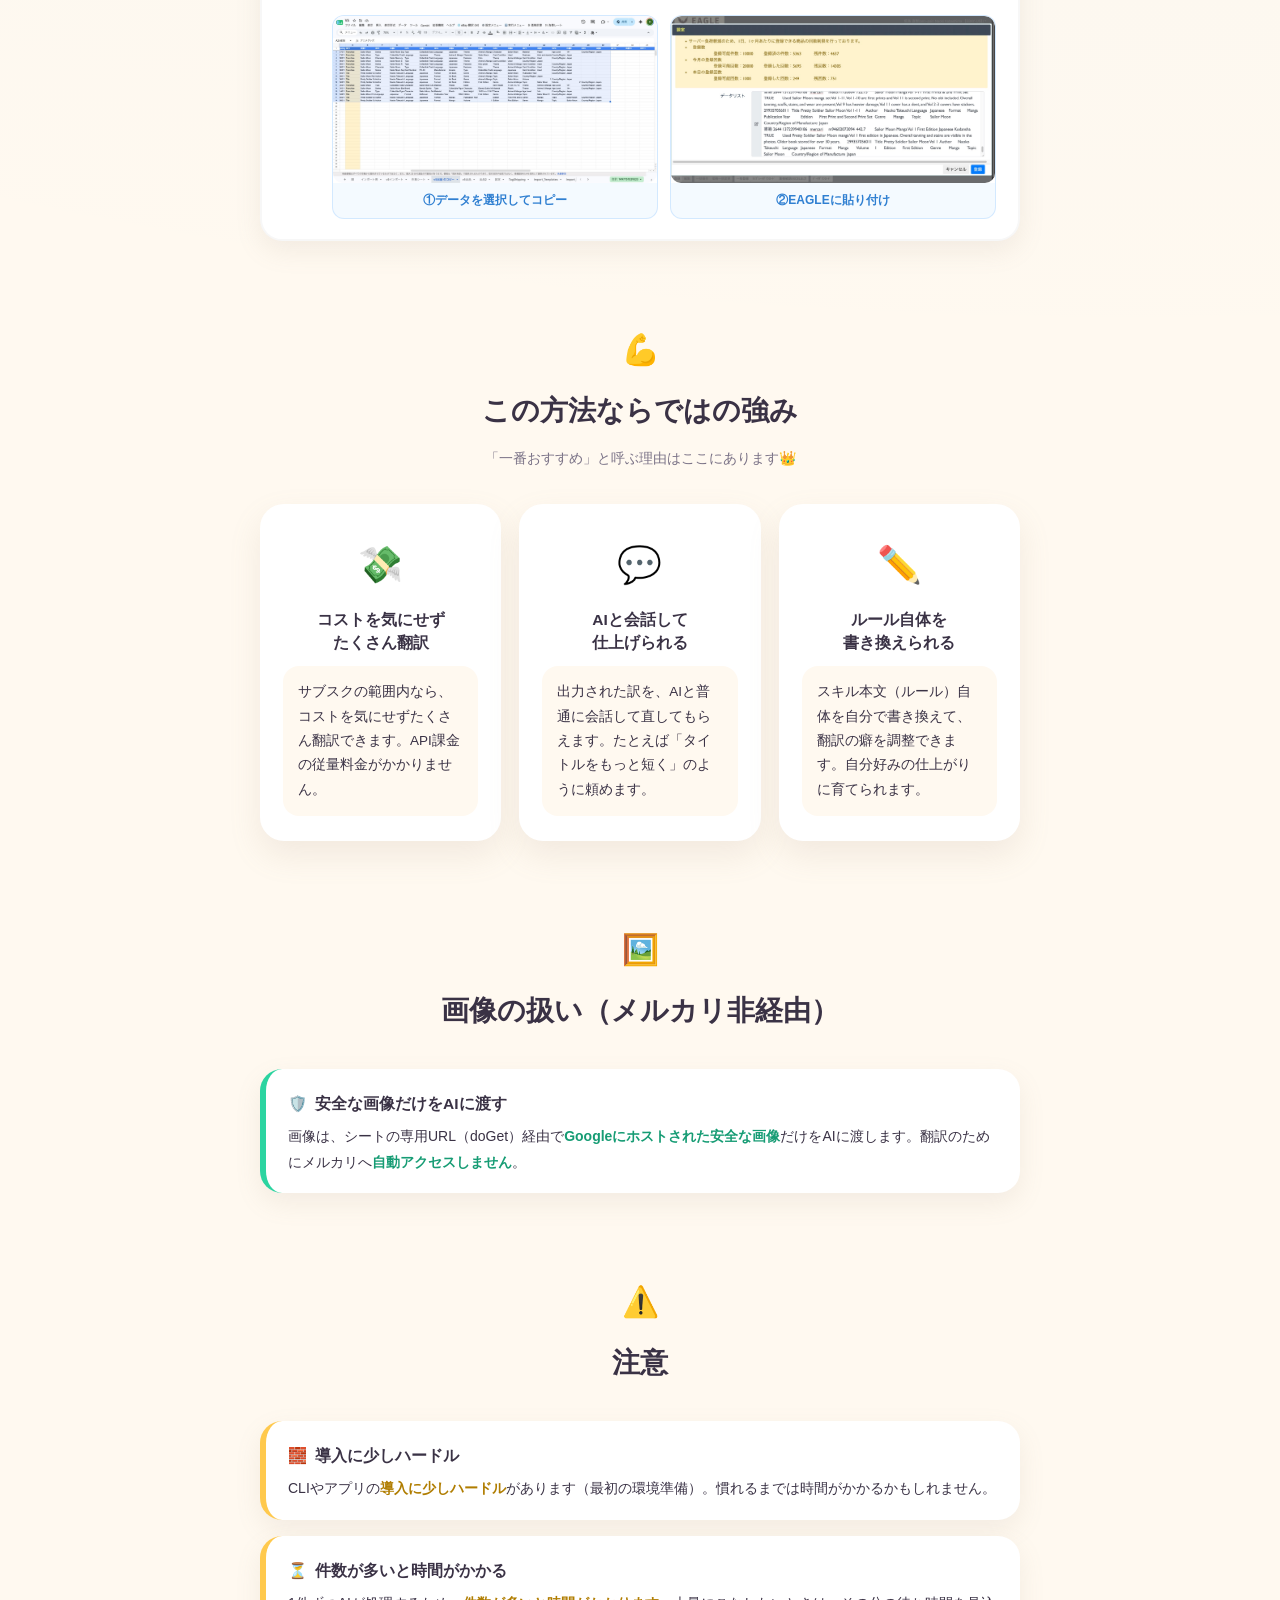
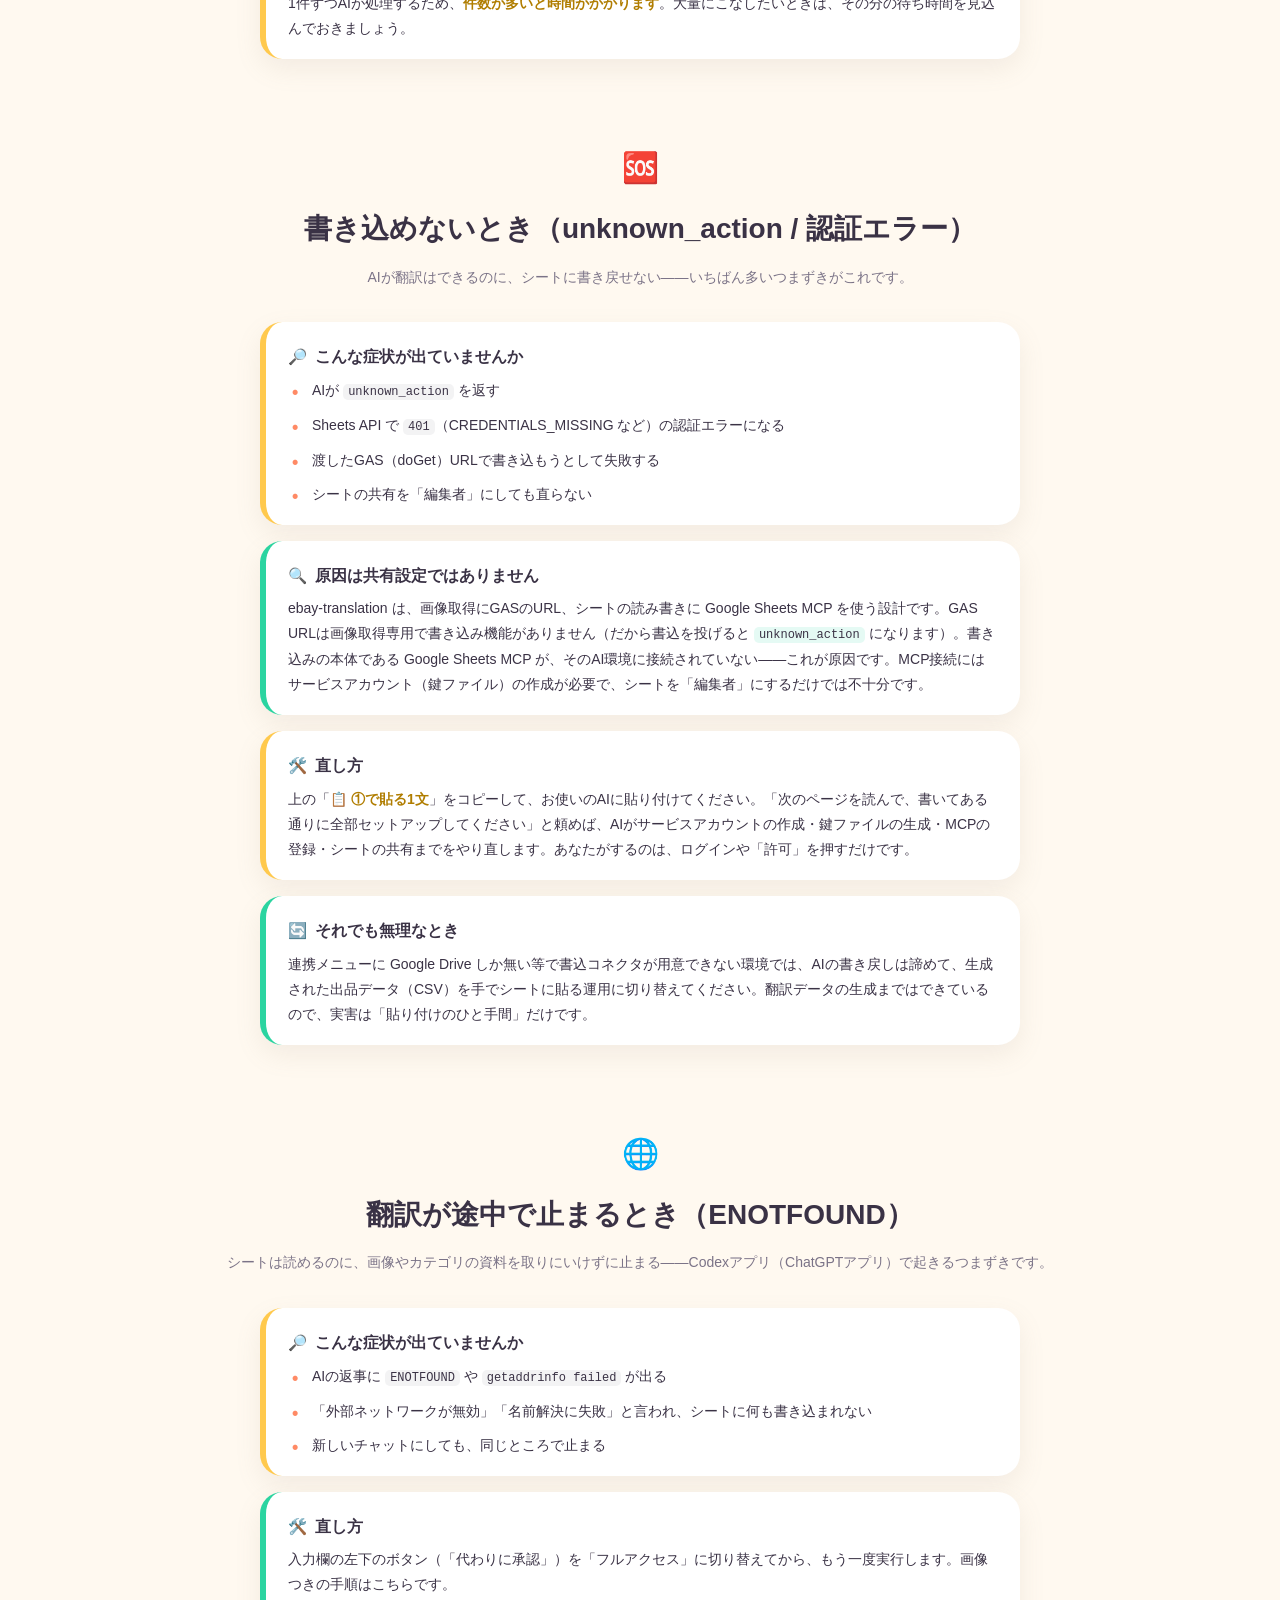
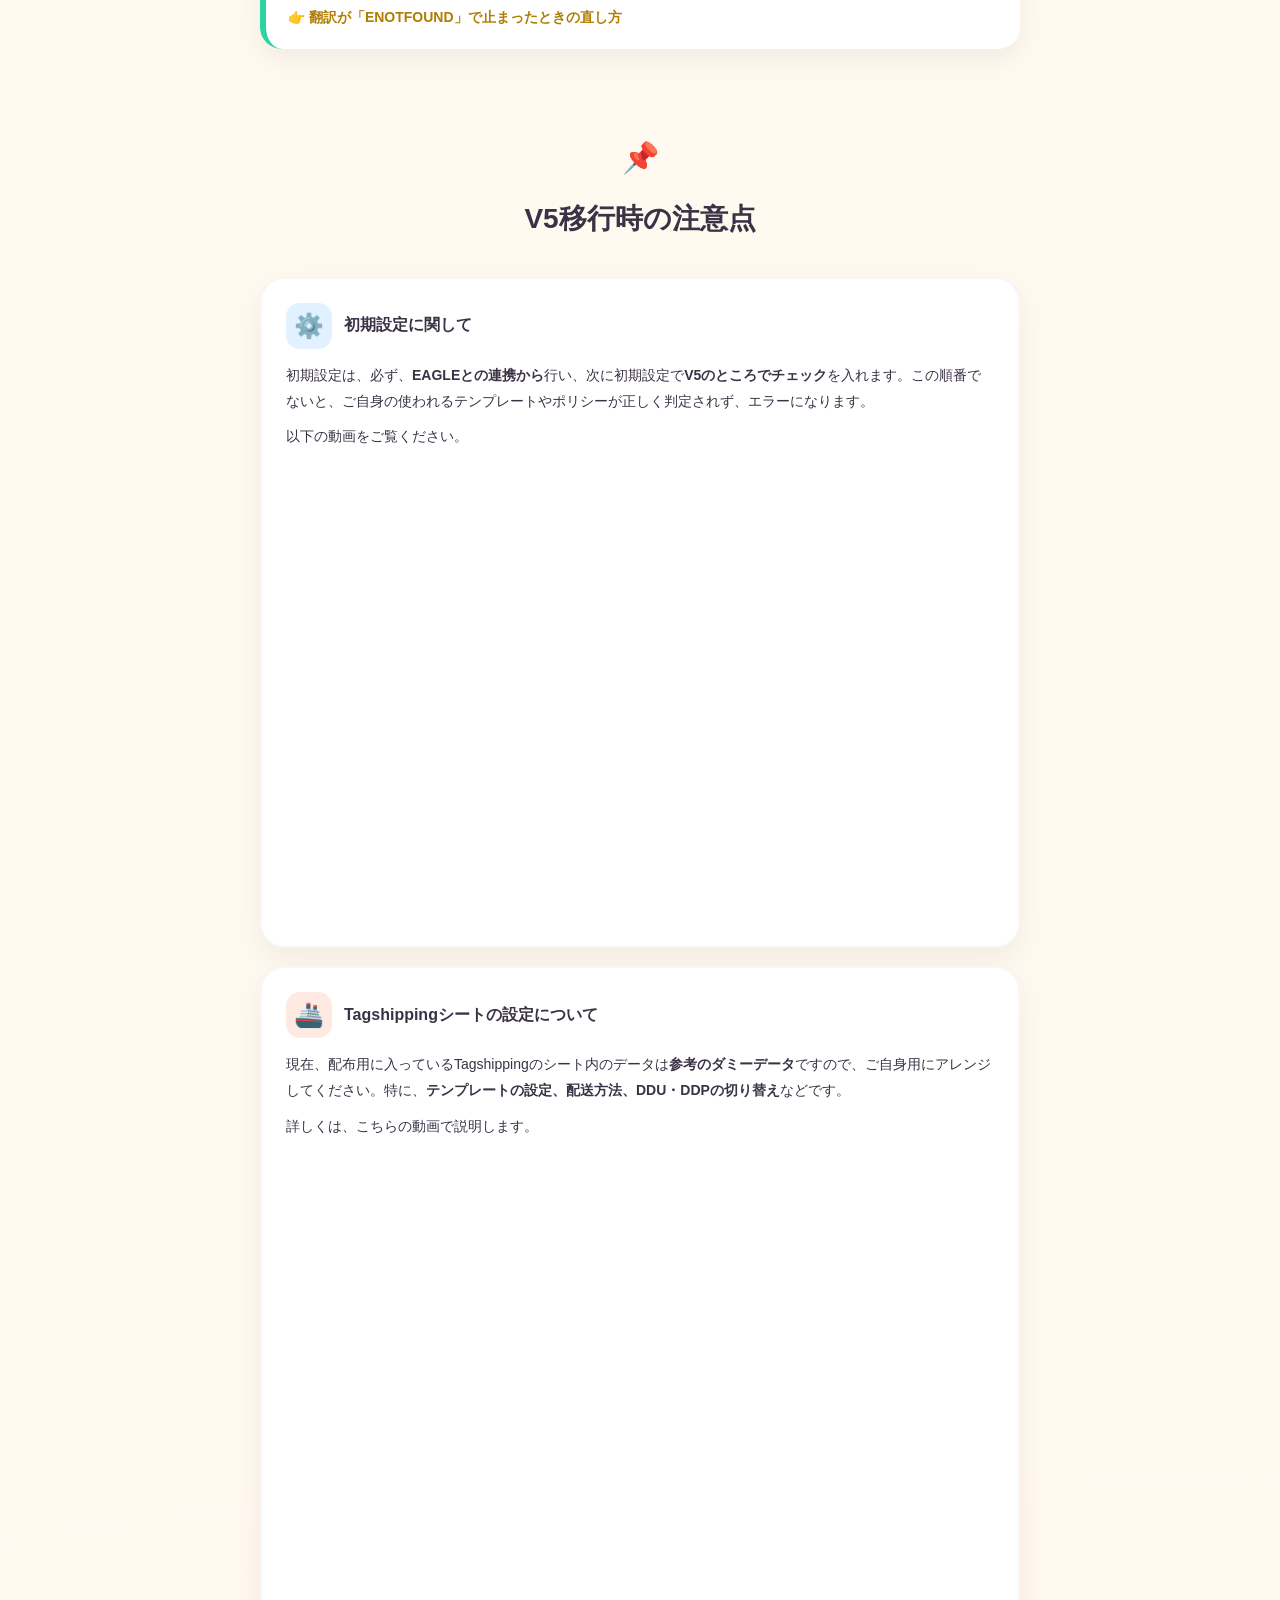
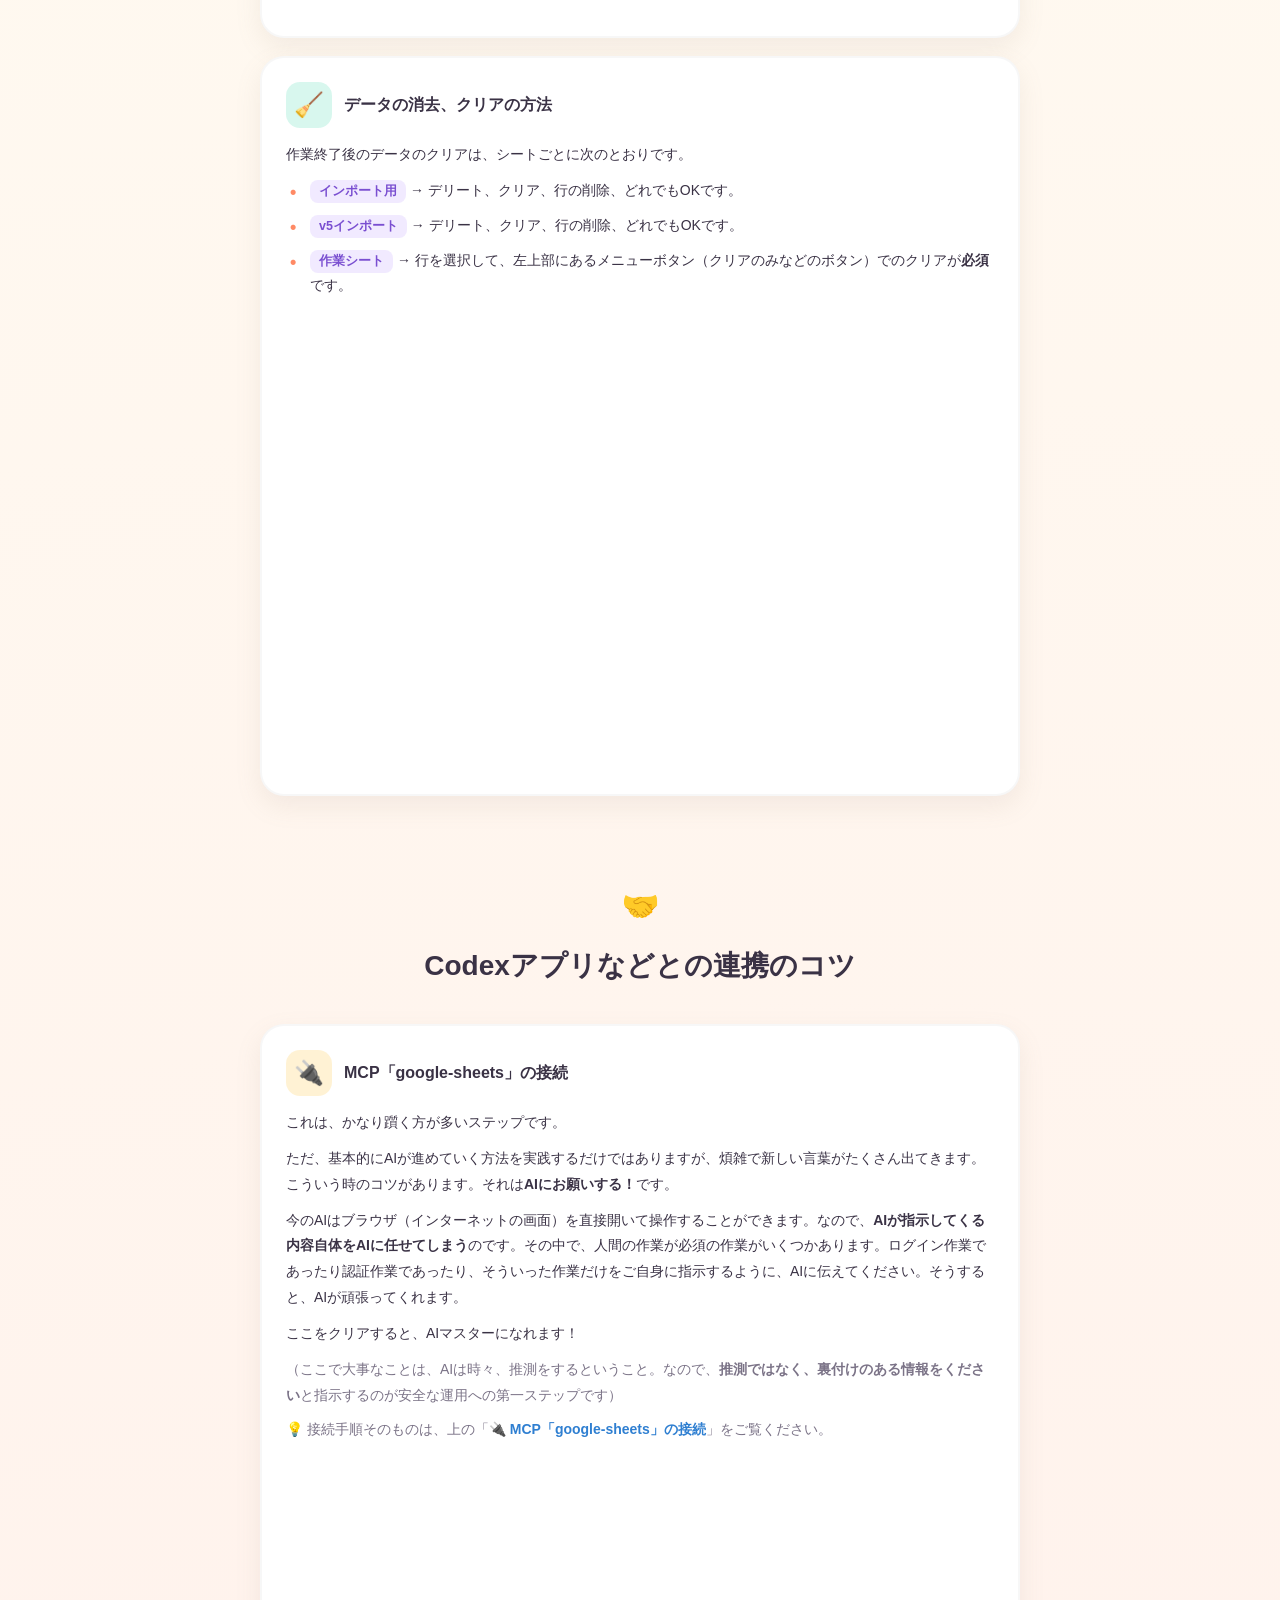
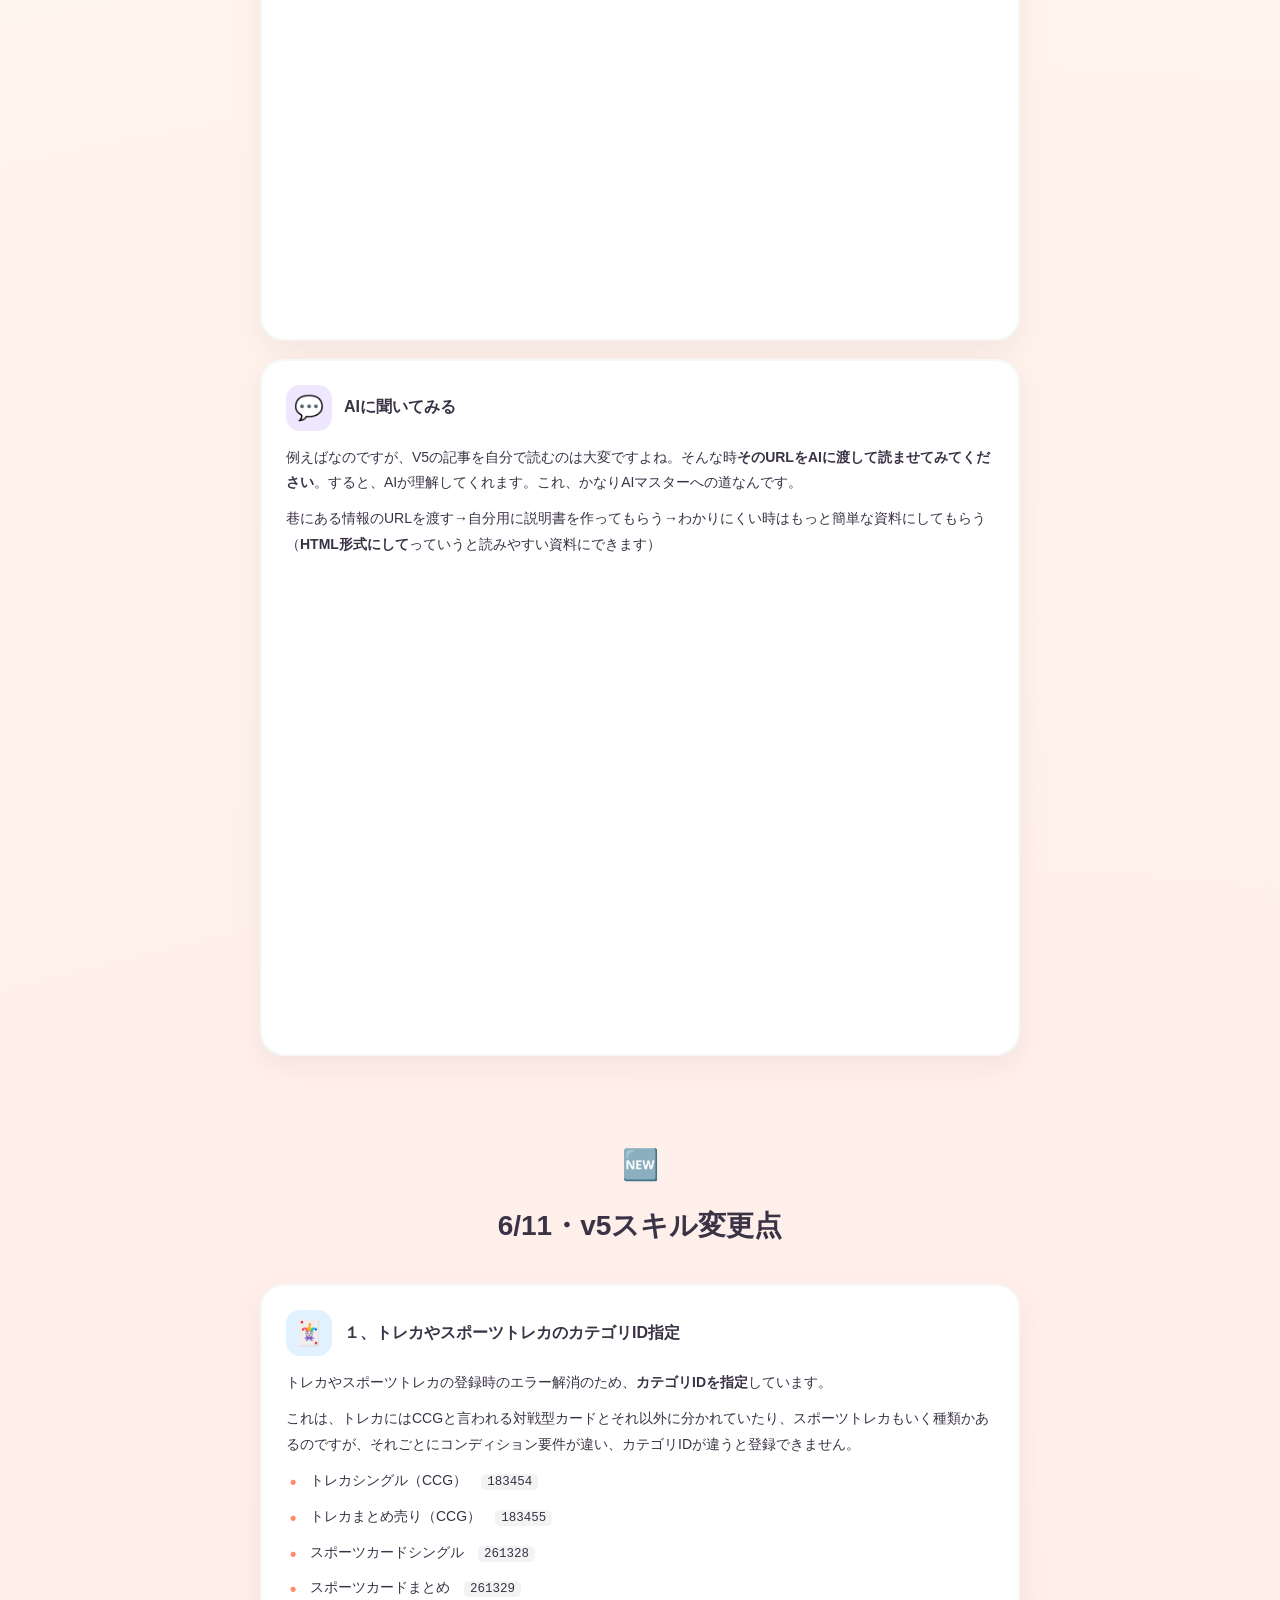
<file: external-ai.html>
<!DOCTYPE html>
<html lang="ja">
<head>
<meta charset="UTF-8">
<meta name="viewport" content="width=device-width, initial-scale=1.0">
<title>外部AI（CLI・Codexアプリ）で翻訳 — 一括登録シート V5</title>
<style>
  :root {
    --ink: #3a3245;
    --ink-soft: #7b7387;
    --cream: #fff9f0;
    --card: #ffffff;
    --peach: #ff8a65;
    --mint: #2bd4a0;
    --sky: #4fa8ff;
    --grape: #9b6bff;
    --sun: #ffc94d;
    --pink: #ff6fa5;
  }
  * { margin: 0; padding: 0; box-sizing: border-box; }
  html { scroll-behavior: smooth; }
  body {
    font-family: -apple-system, BlinkMacSystemFont, "Hiragino Maru Gothic ProN", "Hiragino Sans", "Yu Gothic", Meiryo, sans-serif;
    color: var(--ink);
    background:
      radial-gradient(circle at 12% 8%, rgba(255,201,77,0.18), transparent 28%),
      radial-gradient(circle at 88% 14%, rgba(79,168,255,0.16), transparent 30%),
      radial-gradient(circle at 70% 88%, rgba(255,111,165,0.14), transparent 32%),
      var(--cream);
    line-height: 1.9;
    -webkit-font-smoothing: antialiased;
  }
  .wrap { max-width: 980px; margin: 0 auto; padding: 0 22px; }

  /* ---------- Header ---------- */
  header { padding: 76px 0 48px; text-align: center; }
  .eyebrow {
    display: inline-block; font-size: 14px; font-weight: 800; letter-spacing: 0.04em;
    color: #fff; padding: 8px 20px; border-radius: 999px; margin-bottom: 18px;
    background: linear-gradient(90deg, var(--peach), var(--pink));
    box-shadow: 0 8px 18px rgba(255,111,165,0.35);
  }
  /* 一番おすすめ crown badge */
  .crown-badge {
    display: inline-flex; align-items: center; gap: 8px;
    font-size: 15px; font-weight: 900; letter-spacing: 0.02em;
    color: #8a5a00; padding: 9px 22px; border-radius: 999px; margin-bottom: 24px;
    background: linear-gradient(90deg, rgba(255,201,77,0.95), rgba(255,170,60,0.95));
    box-shadow: 0 10px 24px rgba(255,170,60,0.42);
    border: 2px solid #fff;
    position: relative;
  }
  .crown-badge .cb-emoji { font-size: 19px; }
  h1 {
    font-size: clamp(25px, 4.4vw, 40px); font-weight: 900; line-height: 1.35; margin-bottom: 22px;
  }
  h1 .hl {
    background: linear-gradient(transparent 62%, rgba(255,201,77,0.65) 62%);
    padding: 0 4px; border-radius: 4px;
  }
  .lead {
    font-size: clamp(15px, 2.2vw, 17px); color: var(--ink-soft); max-width: 700px; margin: 0 auto;
    background: rgba(255,255,255,0.7); border-radius: 18px; padding: 16px 22px;
  }

  /* ---------- Sections ---------- */
  section { padding: 36px 0 44px; }
  .section-head { text-align: center; margin-bottom: 32px; }
  .section-head h2 { font-size: clamp(21px, 3.4vw, 28px); font-weight: 900; }
  .section-head .emoji { font-size: 30px; display: block; margin-bottom: 6px; }
  .section-head .sub { font-size: 14px; color: var(--ink-soft); margin-top: 8px; }

  /* ---------- "こんな人に" intro card ---------- */
  .intro {
    background: var(--card); border-radius: 26px; padding: 24px 24px 22px;
    box-shadow: 0 14px 32px rgba(160,140,120,0.14);
    border: 3px solid #fff;
    max-width: 720px; margin: 0 auto;
  }
  .intro.featured {
    border: 3px solid var(--sun);
    background: linear-gradient(180deg, #fffdf6, #fff);
    box-shadow: 0 20px 44px rgba(255,170,60,0.24);
  }
  .intro .who-h { display: block; font-weight: 900; color: var(--ink-soft); font-size: 13px; letter-spacing: .04em; margin-bottom: 12px; }
  .intro ul { list-style: none; margin: 0 0 16px; padding: 0; }
  .intro li { position: relative; padding-left: 26px; margin-bottom: 9px; font-size: 14.5px; }
  .intro li:last-child { margin-bottom: 0; }
  .intro li::before { content: "✔"; position: absolute; left: 0; top: 0; color: var(--mint); font-weight: 900; }
  .intro .cost-note {
    margin-top: 4px; font-size: 13.5px; color: #169c74; line-height: 1.7;
    background: rgba(43,212,160,0.16); border-radius: 14px; padding: 12px 15px;
  }

  /* ---------- Generic info cards ---------- */
  .info-card {
    background: var(--card); border-radius: 24px; padding: 24px 24px 22px;
    box-shadow: 0 10px 26px rgba(160,140,120,0.12);
    border: 2px solid rgba(0,0,0,0.03);
    max-width: 760px; margin: 0 auto;
  }
  .info-card + .info-card { margin-top: 18px; }
  .info-card .ic-head { display: flex; align-items: center; gap: 12px; margin-bottom: 14px; }
  .info-card .ic-emoji {
    flex: 0 0 46px; width: 46px; height: 46px; border-radius: 14px;
    display: grid; place-items: center; font-size: 24px;
    background: rgba(79,168,255,0.16);
  }
  .info-card .ic-emoji.peach { background: rgba(255,138,101,0.18); }
  .info-card .ic-emoji.mint { background: rgba(43,212,160,0.18); }
  .info-card .ic-emoji.grape { background: rgba(155,107,255,0.16); }
  .info-card .ic-emoji.sun { background: rgba(255,201,77,0.24); }
  .info-card .ic-title { font-size: 16px; font-weight: 900; line-height: 1.4; }
  .info-card p { font-size: 14px; line-height: 1.85; }
  .info-card p + p { margin-top: 10px; }
  .info-card .ic-list, .warn .ic-list { list-style: none; margin: 0; padding: 0; }
  .info-card .ic-list li, .warn .ic-list li { position: relative; padding-left: 24px; margin-bottom: 10px; font-size: 14px; line-height: 1.75; }
  .info-card .ic-list li:last-child, .warn .ic-list li:last-child { margin-bottom: 0; }
  .info-card .ic-list li::before, .warn .ic-list li::before { content: "•"; position: absolute; left: 4px; top: -1px; color: var(--peach); font-weight: 900; font-size: 18px; }
  .info-card .guide-note { margin-top: 14px; font-size: 13.5px; color: var(--ink-soft); line-height: 1.7; }
  .info-card .guide-btn {
    display: inline-flex; align-items: center; gap: 8px; margin-top: 10px;
    text-decoration: none; font-weight: 900; font-size: 14px; color: #fff;
    padding: 11px 20px; border-radius: 999px;
    background: linear-gradient(90deg, var(--sky), var(--grape));
    box-shadow: 0 8px 18px rgba(79,168,255,0.30);
    transition: transform .15s, box-shadow .15s;
  }
  .info-card .guide-btn:hover { transform: translateY(-2px); box-shadow: 0 12px 24px rgba(79,168,255,0.42); }

  /* inline UI label chips */
  .ui {
    display: inline-block; font-size: 12.5px; font-weight: 800;
    background: rgba(79,168,255,0.14); color: #2f7fd1;
    padding: 1px 9px; border-radius: 8px; white-space: nowrap;
    line-height: 1.7;
  }
  .ui.set { background: rgba(155,107,255,0.14); color: #7a4fd1; }
  .ui.path { background: rgba(58,50,69,0.06); color: var(--ink-soft); font-weight: 700; font-family: ui-monospace, SFMono-Regular, Menlo, monospace; font-size: 11.5px; white-space: normal; }
  .ui.tool { background: rgba(43,212,160,0.16); color: #169c74; }
  .pick { font-weight: 800; color: var(--mint); }
  .tag-rec {
    display: inline-block; font-size: 11px; font-weight: 800; color: #169c74;
    background: rgba(43,212,160,0.18); padding: 1px 8px; border-radius: 999px; margin-left: 4px;
  }
  .tag-def {
    display: inline-block; font-size: 11px; font-weight: 800; color: #b07d00;
    background: rgba(255,201,77,0.24); padding: 1px 8px; border-radius: 999px; margin-left: 4px;
  }

  /* ---------- Numbered steps ---------- */
  .steps { max-width: 760px; margin: 0 auto; display: grid; gap: 16px; }
  .step {
    position: relative; background: var(--card); border-radius: 22px;
    padding: 22px 22px 20px 70px;
    box-shadow: 0 10px 26px rgba(160,140,120,0.12);
    border: 2px solid rgba(0,0,0,0.03);
  }
  .step .num {
    position: absolute; left: 18px; top: 20px;
    width: 38px; height: 38px; border-radius: 12px;
    display: grid; place-items: center;
    font-size: 18px; font-weight: 900; color: #fff;
    background: linear-gradient(135deg, var(--sky), var(--grape));
    box-shadow: 0 8px 16px rgba(79,168,255,0.30);
  }
  .step.s2 .num { background: linear-gradient(135deg, var(--mint), var(--sky)); box-shadow: 0 8px 16px rgba(43,212,160,0.28); }
  .step.s3 .num { background: linear-gradient(135deg, var(--sun), var(--peach)); box-shadow: 0 8px 16px rgba(255,170,60,0.30); }
  .step.s4 .num { background: linear-gradient(135deg, var(--peach), var(--pink)); box-shadow: 0 8px 16px rgba(255,111,165,0.30); }
  .step.s5 .num { background: linear-gradient(135deg, var(--grape), var(--pink)); box-shadow: 0 8px 16px rgba(155,107,255,0.30); }
  .step.s6 .num { background: linear-gradient(135deg, var(--sky), var(--mint)); box-shadow: 0 8px 16px rgba(79,168,255,0.28); }
  .step.s7 .num { background: linear-gradient(135deg, var(--sun), var(--grape)); box-shadow: 0 8px 16px rgba(255,170,60,0.28); }
  .step.s8 .num { background: linear-gradient(135deg, var(--mint), var(--grape)); box-shadow: 0 8px 16px rgba(43,212,160,0.28); }
  .step.s9 .num { background: linear-gradient(135deg, var(--peach), var(--sky)); box-shadow: 0 8px 16px rgba(255,138,101,0.28); }
  .step.s10 .num { background: linear-gradient(135deg, var(--grape), var(--sky)); box-shadow: 0 8px 16px rgba(155,107,255,0.28); }
  .step .st-title { font-size: 16px; font-weight: 900; margin-bottom: 8px; line-height: 1.5; }
  .step p { font-size: 14px; line-height: 1.85; }
  .step p + p { margin-top: 8px; }
  .step .st-sub {
    margin-top: 12px; background: var(--cream); border-radius: 14px;
    padding: 12px 15px; border: 1px dashed rgba(255,138,101,0.4);
    font-size: 13.5px; line-height: 1.8;
  }
  .step .st-sub ul { list-style: none; margin: 6px 0 0; padding: 0; }
  .step .st-sub li { position: relative; padding-left: 20px; margin-bottom: 8px; }
  .step .st-sub li:last-child { margin-bottom: 0; }
  .step .st-sub li::before { content: "›"; position: absolute; left: 4px; top: -1px; color: var(--peach); font-weight: 900; }
  .step .st-sub .opt-h { font-weight: 900; color: var(--ink-soft); font-size: 12.5px; display: block; margin-bottom: 2px; }
  .step .shot-slot {
    margin-top: 12px; border: 2px dashed rgba(79,168,255,0.28); border-radius: 14px;
    padding: 14px 12px; text-align: center; font-size: 12px; color: var(--ink-soft);
    background: rgba(79,168,255,0.05);
  }

  /* ---------- 強み cards ---------- */
  .cards { display: grid; grid-template-columns: repeat(3,1fr); gap: 18px; align-items: stretch; max-width: 760px; margin: 0 auto; }
  .card {
    position: relative; background: var(--card); border-radius: 24px; padding: 24px 20px 22px;
    box-shadow: 0 14px 32px rgba(160,140,120,0.14);
    border: 3px solid #fff;
    display: flex; flex-direction: column;
    transition: transform .18s;
  }
  .card:hover { transform: translateY(-5px); }
  .card .emoji-top { font-size: 36px; text-align: center; margin-bottom: 10px; }
  .card h3 { text-align: center; font-size: 15.5px; font-weight: 900; margin-bottom: 12px; line-height: 1.45; }
  .card .body {
    font-size: 13.5px; color: var(--ink); line-height: 1.8; flex: 1;
    background: var(--cream); border-radius: 16px; padding: 14px 15px; text-align: left;
  }

  /* ---------- 注意 / 安心カード ---------- */
  .warns { max-width: 760px; margin: 0 auto; display: grid; gap: 16px; }
  .warn {
    background: var(--card); border-radius: 22px; padding: 20px 22px 18px;
    box-shadow: 0 10px 26px rgba(160,140,120,0.12);
    border-left: 6px solid var(--sun);
  }
  .warn.safe { border-left-color: var(--mint); }
  .warn .w-title { font-size: 15.5px; font-weight: 900; margin-bottom: 6px; display: flex; align-items: center; gap: 8px; }
  .warn p { font-size: 14px; line-height: 1.8; }
  .warn strong { color: #b07d00; }
  .warn.safe strong { color: #169c74; }

  /* ---------- Next-step buttons ---------- */
  .nextstep { display: flex; gap: 18px; justify-content: center; flex-wrap: wrap; }
  .big-btn {
    flex: 1 1 300px; max-width: 380px;
    display: flex; align-items: center; justify-content: center; gap: 10px;
    text-decoration: none; text-align: center;
    padding: 22px 24px; border-radius: 22px;
    font-weight: 900; font-size: clamp(15px, 2.4vw, 18px); color: #fff;
    box-shadow: 0 12px 26px rgba(79,168,255,0.30);
    transition: transform .15s, box-shadow .15s;
  }
  .big-btn .b-emoji { font-size: 24px; }
  .big-btn.ghost {
    background: #fff; color: var(--ink-soft);
    box-shadow: 0 10px 22px rgba(160,140,120,0.14);
    border: 2px solid rgba(0,0,0,0.05);
  }
  .big-btn.secondary { background: linear-gradient(90deg, var(--sky), var(--grape)); }
  .big-btn:hover { transform: translateY(-3px); box-shadow: 0 18px 34px rgba(79,168,255,0.42); }
  .big-btn.ghost:hover { box-shadow: 0 16px 30px rgba(160,140,120,0.2); color: var(--ink); }

  footer { padding: 50px 0 76px; text-align: center; color: var(--ink-soft); font-size: 14px; }

  /* ---------- Responsive ---------- */
  @media (max-width: 720px) {
    .cards { grid-template-columns: 1fr; }
  }
  @media (max-width: 600px) {
    header { padding: 56px 0 40px; }
    section { padding: 30px 0 38px; }
    .step { padding: 20px 18px 18px 18px; }
    .step .num { position: static; margin-bottom: 12px; }
    .info-card { padding: 20px 18px; }
    .nextstep { flex-direction: column; align-items: stretch; }
    .big-btn { max-width: none; }
  }

  /* Respect reduced-motion */
  @media (prefers-reduced-motion: reduce) {
    .card, .big-btn { transition: none; }
    html { scroll-behavior: auto; }
  }

  /* ---------- MCP接続 info-card 拡張 ---------- */
  /* おすすめ枠 */
  .rec-box {
    margin-top: 18px;
    background: linear-gradient(180deg, #fffdf4, #fff);
    border: 2px solid rgba(255,201,77,0.55);
    border-radius: 18px;
    padding: 18px 20px 16px;
  }
  .rec-box .rec-head {
    font-size: 15px; font-weight: 900; margin-bottom: 8px;
    color: #8a5a00;
  }
  .rec-box .rec-lead {
    font-size: 13.5px; line-height: 1.8; margin-bottom: 12px;
  }
  /* コピペ枠（pre/code） */
  .copy-pre {
    background: rgba(58,50,69,0.05);
    border: 1px solid rgba(58,50,69,0.12);
    border-radius: 12px;
    padding: 14px 16px;
    font-size: 12.5px; line-height: 1.85;
    font-family: ui-monospace, SFMono-Regular, Menlo, monospace;
    white-space: pre-wrap; word-break: break-word;
    color: var(--ink);
    overflow-x: auto;
    margin: 0;
  }
  /* ---------- あなたがやるのは3つだけ ---------- */
  .three-box {
    background: linear-gradient(180deg, #f2fffa, #fff);
    border: 3px solid rgba(43,212,160,0.55);
    border-radius: 24px;
    padding: 24px 22px 20px;
    margin-bottom: 18px;
    box-shadow: 0 10px 28px rgba(43,212,160,0.16);
  }
  .three-head { font-size: 20px; font-weight: 900; line-height: 1.5; color: #137a5a; text-align: center; margin-bottom: 14px; }
  .three-big { font-size: 30px; color: #e8590c; margin: 0 4px; }
  .three-list { list-style: none; margin: 0; padding: 0; }
  .three-list li { display: flex; gap: 12px; align-items: flex-start; font-size: 15px; line-height: 1.8; margin-bottom: 12px; }
  .three-list li:last-child { margin-bottom: 0; }
  .three-list .tn {
    flex: 0 0 34px; width: 34px; height: 34px; border-radius: 50%;
    background: linear-gradient(135deg, var(--mint), var(--sky));
    color: #fff; font-weight: 900; font-size: 17px;
    display: flex; align-items: center; justify-content: center;
  }
  .three-list li > div { min-width: 0; flex: 1; overflow-wrap: anywhere; }
  .copy-wrap { position: relative; }
  .copy-btn {
    display: block; margin: 10px 0 0 auto;
    font: inherit; font-size: 14px; font-weight: 900;
    padding: 10px 18px; border: 0; border-radius: 999px; cursor: pointer;
    color: #fff; background: linear-gradient(135deg, var(--sky), var(--grape));
    box-shadow: 0 6px 14px rgba(79,168,255,0.32);
  }
  .copy-btn:focus-visible { outline: 3px solid #4fa8ff; outline-offset: 2px; }
  .manual-details .det-body { overflow-wrap: anywhere; }
  @media (max-width: 560px) {
    .three-box { padding: 20px 16px 16px; }
    .three-head { font-size: 17px; }
    .three-big { font-size: 25px; }
    .three-list li { font-size: 14px; }
  }

  /* 小さな注記 */
  .ic-note-small {
    margin-top: 10px; font-size: 12.5px; color: var(--ink-soft); line-height: 1.75;
  }
  /* 手動手順の details/summary */
  .manual-details {
    margin-top: 14px;
    border: 1px solid rgba(58,50,69,0.1);
    border-radius: 14px;
    overflow: hidden;
  }
  .manual-details summary {
    cursor: pointer;
    padding: 12px 16px;
    font-size: 14px; font-weight: 900;
    background: rgba(58,50,69,0.04);
    list-style: none;
    display: flex; align-items: center; gap: 8px;
    user-select: none;
  }
  .manual-details summary::-webkit-details-marker { display: none; }
  .manual-details summary::before {
    content: "›";
    font-size: 18px; font-weight: 900;
    color: var(--ink-soft);
    transition: transform .15s;
    display: inline-block;
    line-height: 1;
  }
  .manual-details[open] summary::before { transform: rotate(90deg); }
  .manual-details summary:hover { background: rgba(58,50,69,0.07); }
  .manual-details .det-body {
    padding: 14px 18px 16px;
  }
  .manual-details .det-body ol {
    margin: 0 0 12px 0; padding: 0 0 0 22px;
    font-size: 13.5px; line-height: 1.85;
  }
  .manual-details .det-body ol li { margin-bottom: 6px; }
  .manual-details .det-body ol li:last-child { margin-bottom: 0; }
  /* details 間の区切り線 */
  .manual-details + .manual-details {
    margin-top: 6px;
  }
  /* 誘導リンク（末尾） */
  .ic-link-note {
    margin-top: 16px; font-size: 13.5px; line-height: 1.8;
  }
  .ic-link-note a {
    color: #2f7fd1; font-weight: 800; text-decoration: none;
  }
  .ic-link-note a:hover { text-decoration: underline; }
  /* 役割分担リスト（アイコン付き） */
  .role-list {
    list-style: none; margin: 10px 0 0; padding: 0;
  }
  .role-list li {
    font-size: 13.5px; line-height: 1.8;
    padding-left: 4px; margin-bottom: 4px;
  }
  .role-list li:last-child { margin-bottom: 0; }
  @media (prefers-reduced-motion: reduce) {
    .manual-details summary::before { transition: none; }
  }

  /* ---------- Lightbox: clickable shot-slot (additive) ---------- */
  /* 既存の .shot-slot ルールはそのまま。クリック反応のみ追記する */
  .step .shot-slot {
    cursor: pointer;
    transition: background .18s, box-shadow .18s, transform .18s, border-color .18s;
  }
  .step .shot-slot:hover {
    background: rgba(79,168,255,0.12);
    border-color: rgba(79,168,255,0.5);
    box-shadow: 0 8px 20px rgba(79,168,255,0.22);
    transform: translateY(-2px);
  }
  .step .shot-slot:focus-visible {
    outline: 3px solid rgba(79,168,255,0.55);
    outline-offset: 2px;
  }
  /* 拡大できることを示す小さなヒント（既存テキストと並存） */
  .shot-slot .zoom-hint {
    display: block; margin-top: 8px;
    font-size: 11px; font-weight: 800; letter-spacing: .02em;
    color: #2f7fd1;
  }
  /* 将来 img を入れた時に箱へ収まるサムネ表示 */
  .shot-slot img {
    display: block; max-width: 100%; height: auto;
    margin: 0 auto; border-radius: 10px;
  }
  /* 画像割り当て済みスロット = 小さな「画像を見る」ボタン */
  .step .shot-slot.has-img {
    display: inline-flex; align-items: center; gap: 6px;
    width: auto; margin: 0;
    padding: 7px 15px; border-radius: 999px;
    border: none; background: rgba(79,168,255,0.14);
    color: #2f7fd1; font-size: 12.5px; font-weight: 800;
    text-align: left;
  }
  .step .shot-slot.has-img:hover {
    background: rgba(79,168,255,0.24);
    transform: none; box-shadow: none;
  }
  /* 画像ボタンを横一列にまとめる */
  .step .shot-row {
    display: flex; flex-wrap: wrap; gap: 8px;
    margin-top: 10px;
  }

  /* ---------- Lightbox overlay ---------- */
  .lightbox {
    position: fixed; inset: 0; z-index: 1000;
    display: none; align-items: center; justify-content: center;
    padding: 24px;
    background: rgba(40,32,50,0.72);
    -webkit-backdrop-filter: blur(2px); backdrop-filter: blur(2px);
  }
  .lightbox.is-open { display: flex; }
  .lightbox .lb-content {
    position: relative; max-width: 92vw; max-height: 88vh;
    display: flex; align-items: center; justify-content: center;
  }
  .lightbox .lb-content img {
    display: block; max-width: 92vw; max-height: 88vh;
    width: auto; height: auto;
    border-radius: 16px; background: #fff;
    box-shadow: 0 24px 60px rgba(0,0,0,0.45);
  }
  /* img が無い時のプレースホルダ枠 */
  .lightbox .lb-placeholder {
    display: grid; place-items: center; text-align: center;
    width: min(560px, 86vw); min-height: min(340px, 60vh);
    padding: 28px 24px;
    font-size: clamp(15px, 2.4vw, 19px); font-weight: 800; line-height: 1.8;
    color: var(--ink-soft);
    background: var(--card);
    border: 3px dashed rgba(79,168,255,0.45); border-radius: 18px;
    box-shadow: 0 24px 60px rgba(0,0,0,0.4);
  }
  .lightbox .lb-close {
    position: absolute; top: -14px; right: -14px;
    width: 44px; height: 44px; border-radius: 50%;
    border: none; cursor: pointer;
    display: grid; place-items: center;
    font-size: 24px; font-weight: 900; line-height: 1; color: #fff;
    background: linear-gradient(135deg, var(--peach), var(--pink));
    box-shadow: 0 8px 20px rgba(255,111,165,0.5);
  }
  .lightbox .lb-close:hover { transform: scale(1.06); }
  .lightbox .lb-close:focus-visible {
    outline: 3px solid #fff; outline-offset: 2px;
  }
  @media (max-width: 600px) {
    .lightbox .lb-close { top: -10px; right: -10px; width: 40px; height: 40px; font-size: 22px; }
  }
  @media (prefers-reduced-motion: reduce) {
    .step .shot-slot, .lightbox .lb-close { transition: none; }
  }

  /* ---------- Lightbox prev/next navigation ---------- */
  .lightbox .lb-nav {
    position: absolute; top: 50%; transform: translateY(-50%);
    width: 46px; height: 46px; border-radius: 50%;
    border: none; cursor: pointer;
    display: grid; place-items: center;
    font-size: 28px; font-weight: 900; line-height: 1; color: var(--ink);
    background: rgba(255,255,255,0.9);
    box-shadow: 0 8px 20px rgba(0,0,0,0.32);
    transition: transform .15s, background .15s, opacity .15s;
  }
  .lightbox .lb-prev { left: 10px; }
  .lightbox .lb-next { right: 10px; }
  .lightbox .lb-nav:hover:not(:disabled) { transform: translateY(-50%) scale(1.08); background: #fff; }
  .lightbox .lb-nav:disabled { opacity: 0.3; cursor: default; }
  .lightbox .lb-nav:focus-visible { outline: 3px solid #fff; outline-offset: 2px; }
  .lightbox .lb-counter {
    position: absolute; left: 50%; bottom: 12px; transform: translateX(-50%);
    padding: 5px 16px; border-radius: 999px;
    background: rgba(40,32,50,0.78); color: #fff;
    font-size: 13px; font-weight: 800; white-space: nowrap;
    box-shadow: 0 6px 16px rgba(0,0,0,0.3);
  }
  @media (max-width: 600px) {
    .lightbox .lb-nav { width: 40px; height: 40px; font-size: 24px; }
  }
  @media (prefers-reduced-motion: reduce) {
    .lightbox .lb-nav { transition: none; }
  }
  .sku-link-note { font-size: 13.5px; line-height: 1.8; margin: 8px 0 0; }
  .sku-link-note a { color: #2f7fd1; font-weight: 800; text-decoration: underline; text-underline-offset: 3px; }
</style>
<link rel="stylesheet" href="videos/video-modal.css">
</head>
<body>
  <header>
    <div class="wrap">
      <span class="eyebrow">🤖 PATTERN 02 ・ 一括登録シート V5</span>
      <br>
      <span class="crown-badge"><span class="cb-emoji" aria-hidden="true">👑</span>一番おすすめ</span>
      <h1>外部AI（CLI・Codexアプリ）で翻訳<br><span class="hl">サブスクの範囲で、AIに任せる</span> ✨</h1>
      <p class="lead">Codex・Claude Code・Gemini CLI などのAI自身に、スプレッドシートを直接読み書きさせて翻訳する方法です。OpenAIなどのAPI課金は不要で、お使いのAIサブスクの範囲内で動きます😊</p>
    </div>
  </header>

  <!-- ========== こんな人に ========== -->
  <section>
    <div class="wrap">
      <div class="section-head">
        <span class="emoji">🙋</span>
        <h2>こんな人に</h2>
      </div>
      <div class="intro featured">
        <span class="who-h">こんな方にぴったり</span>
        <ul>
          <li>すでにCLIやCodex／Claude等のサブスクを使っている</li>
          <li>追加のAPI課金を気にせず使いたい</li>
          <li>出力をAIと相談しながら仕上げたい・スキルを編集したい</li>
        </ul>
        <div class="cost-note">👑 導入の壁と時間はかかりますが、<strong>いちばん融通が利く</strong>方法です。サブスクの範囲で動くので、追加のAPI課金もありません。</div>
      </div>
    </div>
  </section>

  <!-- ========== この方法の仕組み ========== -->
  <section>
    <div class="wrap">
      <div class="section-head">
        <span class="emoji">🧠</span>
        <h2>この方法の仕組み</h2>
      </div>

      <div class="info-card">
        <div class="ic-head">
          <span class="ic-emoji grape" aria-hidden="true">🔄</span>
          <span class="ic-title">AI自身の力でシートを読み書き</span>
        </div>
        <p>翻訳を外部APIに課金して呼ぶのではなく、<strong>いま使っているAI（Codex／Claude／Gemini）自身の力</strong>で、シートの日本語商品データ（テキスト＋画像）を読み、英語のeBay出品データに変換して書き戻します。</p>
        <p>だから別途APIキーの従量課金は不要で、<strong>サブスク内で完結</strong>します。</p>
      </div>
    </div>
  </section>

  <!-- ========== 準備するもの ========== -->
  <section>
    <div class="wrap">
      <div class="section-head">
        <span class="emoji">🎒</span>
        <h2>準備するもの</h2>
        <p class="sub">むずかしい作業は、AIがやります👇</p>
      </div>

      <!-- あなたがやるのは3つだけ -->
      <div class="three-box">
        <div class="three-head">あなたがやるのは<span class="three-big">3つだけ</span></div>
        <ol class="three-list">
          <li><span class="tn">1</span><div>使っているAI（<strong>Codexアプリ</strong> または <strong>Claude Code</strong>）に、下の<strong>1文をコピーして貼る</strong></div></li>
          <li><span class="tn">2</span><div>ログインや「許可」の画面が出たら<strong>押す</strong>（パスワードを聞かれたら入れる）<br><span style="font-size:13px;color:var(--ink-soft);">AIに「開き直して」と言われたら、開き直して同じ1文をもう一度貼る</span></div></li>
          <li><span class="tn">3</span><div><strong>終わるまで待つ</strong></div></li>
        </ol>
        <p class="ic-note-small" style="margin-top:12px;">インストール・鍵の作成・MCPの登録・シートの共有・スキルの登録・動作確認は、すべてAIがやります。</p>
      </div>

      <div class="info-card" id="mcp-connect">
        <div class="ic-head">
          <span class="ic-emoji sun" aria-hidden="true">📋</span>
          <span class="ic-title">①で貼る1文（コピーして使います）</span>
        </div>
        <div class="copy-wrap">
          <pre class="copy-pre" id="copyText">次のページを読んで、書いてある通りに全部セットアップしてください。私がするのはログインと許可だけです。
https://raw.githubusercontent.com/naokijodan/v5-guidebook/main/ai-setup-guide.md
翻訳に使うシートはこれです：（ここに自分のシートのURL）</pre>
          <button type="button" class="copy-btn" id="copyBtn" data-target="copyText">📋 コピー</button>
        </div>
        <p class="ic-note-small" style="margin-top:10px;">💡 最後の「（ここに自分のシートのURL）」を、翻訳に使うスプレッドシートのURLに書き換えてから貼ってください。</p>
        <p class="ic-note-small" style="margin-top:6px;">🔑 <strong>使うGoogleアカウントは個人アカウント（gmail.com）を推奨します。</strong>会社のGoogle Workspaceアカウントは、組織のセキュリティポリシーによって鍵の作成が禁止されている場合があります。</p>
        <p class="ic-note-small" style="margin-top:6px;">🔐 AIが作る鍵ファイル（JSON）はパスワードと同じ大切なファイルです。GitHubやSNS・チャットに貼らない、他人に渡さないでください。</p>

        <details class="manual-details" style="margin-top:16px;">
          <summary>🧭 Codex CLI / Gemini CLI を使う人へ</summary>
          <div class="det-body">
            <p style="font-size:13px;line-height:1.8;">この2つは、ブラウザを操作できません。そのため、<strong>シートの共有</strong>と<strong>スキル本文のコピー</strong>の2か所だけは、AIが1つずつ「これを押してください」とお願いしてきます。言われた1つを押して「できました」と返せばOKです。ほかの作業はAIがやります。</p>
            <p style="font-size:13px;line-height:1.8;margin-top:8px;">ブラウザを操作できる <strong>Codexアプリ</strong> または <strong>Claude Code</strong>（Chrome拡張 Claude in Chrome あり）なら、このお願いも出ません。おすすめです。</p>
          </div>
        </details>

        <details class="manual-details">
          <summary>🔧 AI・詳しい人向け：各ツールのMCP登録コマンド早見</summary>
          <div class="det-body">
            <p style="font-size:13px;line-height:1.8;margin-bottom:6px;">ふだんは見なくて大丈夫です。AIが自分で登録します。AIが迷ったときの確認用です。</p>
            <p style="font-size:13px;line-height:1.8;margin-bottom:6px;">シートの読み込みと、翻訳結果の <span class="ui set">v5インポート</span> への書き戻しを担当するのが Google Sheets MCP です。これが無いと、AIは翻訳できてもシートに書き戻せません（<code style="font-size:12px;background:rgba(58,50,69,0.06);padding:1px 5px;border-radius:5px;font-family:ui-monospace,monospace;">unknown_action</code> や <code style="font-size:12px;background:rgba(58,50,69,0.06);padding:1px 5px;border-radius:5px;font-family:ui-monospace,monospace;">認証エラー(401)</code> の原因はほぼこれ）。</p>
            <ul class="role-list" style="margin:8px 0 12px;">
              <li>📊 <strong>Google Sheets MCP</strong> … シートの読み書き（本体）</li>
              <li>🖼️ <strong>GAS（doGet）URL</strong> … 画像取得専用（書き込み機能なし）</li>
            </ul>
        <details class="manual-details">
          <summary>🅱 Claude Code CLI のコマンド</summary>
          <div class="det-body">
            <p style="font-size:13px;margin-bottom:8px;">公式リファレンス: <a href="https://code.claude.com/docs/en/mcp" target="_blank" rel="noopener" style="color:#2f7fd1;">https://code.claude.com/docs/en/mcp</a></p>
            <p style="font-size:13px;margin-bottom:8px;font-weight:700;">公式ドキュメントに明記されている構文ルール：<code style="font-size:11.5px;background:rgba(58,50,69,0.06);padding:1px 4px;border-radius:4px;font-family:ui-monospace,monospace;">--env</code> の直後にサーバー名を置くとCLIが拒否します。<code style="font-size:11.5px;background:rgba(58,50,69,0.06);padding:1px 4px;border-radius:4px;font-family:ui-monospace,monospace;">--transport stdio</code> を間に挟んでください。</p>
            <pre class="copy-pre">claude mcp add --scope user \
  --env GOOGLE_APPLICATION_CREDENTIALS=&lt;鍵パス&gt; \
  --env GOOGLE_PROJECT_ID=&lt;ProjectID&gt; \
  --transport stdio \
  google-sheets \
  -- npx -y mcp-gsheets@latest</pre>
            <p class="ic-note-small">登録確認: <code style="font-size:11.5px;background:rgba(58,50,69,0.06);padding:1px 4px;border-radius:4px;font-family:ui-monospace,monospace;">claude mcp list</code> / 設定は <code style="font-size:11.5px;background:rgba(58,50,69,0.06);padding:1px 4px;border-radius:4px;font-family:ui-monospace,monospace;">~/.claude.json</code> に保存されます。</p>
          </div>
        </details>

        <details class="manual-details">
          <summary>🅲 Gemini CLI のコマンド</summary>
          <div class="det-body">
            <p style="font-size:13px;margin-bottom:8px;">公式リファレンス: <a href="https://github.com/google-gemini/gemini-cli/blob/main/docs/tools/mcp-server.md" target="_blank" rel="noopener" style="color:#2f7fd1;">gemini-cli / mcp-server.md</a></p>
            <p style="font-size:13px;margin-bottom:8px;font-weight:700;">公式ドキュメントに明記されている構文ルール：<code style="font-size:11.5px;background:rgba(58,50,69,0.06);padding:1px 4px;border-radius:4px;font-family:ui-monospace,monospace;">gemini mcp add</code> では <code style="font-size:11.5px;background:rgba(58,50,69,0.06);padding:1px 4px;border-radius:4px;font-family:ui-monospace,monospace;">--</code> 区切りは不要。<code style="font-size:11.5px;background:rgba(58,50,69,0.06);padding:1px 4px;border-radius:4px;font-family:ui-monospace,monospace;">--transport stdio</code> はデフォルトなので省略できます。</p>
            <pre class="copy-pre">gemini mcp add --scope user \
  -e GOOGLE_APPLICATION_CREDENTIALS=&lt;鍵パス&gt; \
  -e GOOGLE_PROJECT_ID=&lt;ProjectID&gt; \
  google-sheets npx -y mcp-gsheets@latest</pre>
            <p style="font-size:13px;margin-top:10px;margin-bottom:4px;font-weight:700;">または <code style="font-size:11.5px;background:rgba(58,50,69,0.06);padding:1px 4px;border-radius:4px;font-family:ui-monospace,monospace;">~/.gemini/settings.json</code> に直接記述（公式に記載あり）：</p>
            <pre class="copy-pre">{
  "mcpServers": {
    "google-sheets": {
      "command": "npx",
      "args": ["-y", "mcp-gsheets@latest"],
      "env": {
        "GOOGLE_APPLICATION_CREDENTIALS": "&lt;鍵パス&gt;",
        "GOOGLE_PROJECT_ID": "&lt;ProjectID&gt;"
      }
    }
  }
}</pre>
          </div>
        </details>

        <details class="manual-details">
          <summary>🅰 Codex CLI のコマンド（config.toml）</summary>
          <div class="det-body">
            <p style="font-size:13px;margin-bottom:8px;">公式リファレンス: <a href="https://developers.openai.com/codex/config-reference" target="_blank" rel="noopener" style="color:#2f7fd1;">https://developers.openai.com/codex/config-reference</a></p>
            <p style="font-size:13px;margin-bottom:8px;"><code style="font-size:11.5px;background:rgba(58,50,69,0.06);padding:1px 4px;border-radius:4px;font-family:ui-monospace,monospace;">~/.codex/config.toml</code> の末尾に追記します（既存の内容は消さないこと）。</p>
            <pre class="copy-pre">[mcp_servers.google-sheets]
command = "npx"
args = ["-y", "mcp-gsheets@latest"]

[mcp_servers.google-sheets.env]
GOOGLE_APPLICATION_CREDENTIALS = "/Users/名前/.config/gcp/sheets-mcp-credentials.json"
GOOGLE_PROJECT_ID = "&lt;ProjectID&gt;"</pre>
            <p class="ic-note-small" style="margin-top:8px;">Windows では鍵パスを <code style="font-size:11.5px;background:rgba(58,50,69,0.06);padding:1px 4px;border-radius:4px;font-family:ui-monospace,monospace;">"C:\\Users\\名前\\sheets-mcp-key.json"</code> に変更してください。Windowsで <code style="font-size:11.5px;background:rgba(58,50,69,0.06);padding:1px 4px;border-radius:4px;font-family:ui-monospace,monospace;">npx</code> が起動しない場合の回避策（公式記載ではなく、コミュニティで報告されている方法）として <code style="font-size:11.5px;background:rgba(58,50,69,0.06);padding:1px 4px;border-radius:4px;font-family:ui-monospace,monospace;">command = "cmd"</code> / <code style="font-size:11.5px;background:rgba(58,50,69,0.06);padding:1px 4px;border-radius:4px;font-family:ui-monospace,monospace;">args = ["/c", "npx", "-y", "mcp-gsheets@latest"]</code> に書き換える方法があります。まず公式手順を試してください。</p>
          </div>
        </details>

        <details class="manual-details">
          <summary>🅳 Codex App（GUIアプリ）の登録方法</summary>
          <div class="det-body">
            <p style="font-size:13px;line-height:1.8;"><strong>Unknown（未確認）：</strong>Codex Appで設定画面（Settings / Plugins）からMCPを追加できるか、または <code style="font-size:11.5px;background:rgba(58,50,69,0.06);padding:1px 4px;border-radius:4px;font-family:ui-monospace,monospace;">config.toml</code> の直接編集で反映されるかは、バージョンによって異なる可能性があります。</p>
            <p style="font-size:13px;line-height:1.8;margin-top:8px;"><strong>方法1：</strong>上記「Codex CLI」と同じ内容を <code style="font-size:11.5px;background:rgba(58,50,69,0.06);padding:1px 4px;border-radius:4px;font-family:ui-monospace,monospace;">~/.codex/config.toml</code> に追記し、アプリを再起動して確認する。</p>
            <p style="font-size:13px;line-height:1.8;margin-top:8px;"><strong>方法2：</strong>アプリ内の Settings または Plugins メニューを探し、MCP追加項目があれば以下を入力する：</p>
            <ul style="font-size:13px;line-height:1.85;margin:6px 0 0;padding-left:20px;">
              <li>サーバー名：<code style="font-size:11.5px;background:rgba(58,50,69,0.06);padding:1px 4px;border-radius:4px;font-family:ui-monospace,monospace;">google-sheets</code></li>
              <li>コマンド：<code style="font-size:11.5px;background:rgba(58,50,69,0.06);padding:1px 4px;border-radius:4px;font-family:ui-monospace,monospace;">npx</code></li>
              <li>引数：<code style="font-size:11.5px;background:rgba(58,50,69,0.06);padding:1px 4px;border-radius:4px;font-family:ui-monospace,monospace;">-y mcp-gsheets@latest</code></li>
              <li>環境変数：<code style="font-size:11.5px;background:rgba(58,50,69,0.06);padding:1px 4px;border-radius:4px;font-family:ui-monospace,monospace;">GOOGLE_APPLICATION_CREDENTIALS=&lt;鍵パス&gt;</code>、<code style="font-size:11.5px;background:rgba(58,50,69,0.06);padding:1px 4px;border-radius:4px;font-family:ui-monospace,monospace;">GOOGLE_PROJECT_ID=&lt;ProjectID&gt;</code></li>
            </ul>
          </div>
        </details>


            <div class="ic-note-small" style="margin-top:14px;">⚠️ どの方法でも、「Google Drive」ではなく「Google Sheets」（セル・行を書き込めるもの）を選んでください。Driveだけだと特定タブへの行の書き込みに対応していないことがあります。</div>
          </div>
        </details>

        <div class="ic-link-note">それでも書き込めないときは → <a href="#troubleshoot-write">下の「🆘 書き込めないとき」へ</a></div>
      </div>

      <div class="info-card">
        <div class="ic-head">
          <span class="ic-emoji mint" aria-hidden="true">🌐</span>
          <span class="ic-title">インターネット接続</span>
        </div>
        <p>画像取得のための<strong>HTTP取得</strong>ができること。</p>
      </div>
    </div>
  </section>

  <!-- ========== 初期設定 ========== -->
  <section>
    <div class="wrap">
      <div class="section-head">
        <span class="emoji">⚙️</span>
        <h2>初期設定</h2>
        <p class="sub">ここはAIが自動でやります。あなたの作業は、下の「翻訳設定（任意）」だけです😊</p>
      </div>

      <div class="video-btn-wrap"><button class="video-btn" data-video="videos/06_ex_setup.mp4">▶ 動画で見る</button></div>

      <div class="steps">

        <div class="step s1">
          <span class="num" aria-hidden="true">🤖</span>
          <div class="st-title">AIがやること（参考）</div>
          <p>ここは、<strong>あなたの作業ではありません</strong>。AIが自分で行います。どんなことをしているのかを知りたい人向けの説明です。ログインや「許可」の画面が出たときだけ押してください。</p>
          <div class="st-sub">
            <span class="opt-h">AIがしてくれること</span>
            <ul>
              <li><strong>シートの共有：</strong>AIがシートを開き、<span class="ui set">共有</span> にサービスアカウントのメールアドレス（<code style="font-size:12px;background:rgba(58,50,69,0.06);padding:1px 5px;border-radius:5px;font-family:ui-monospace,monospace;">〜@〜.iam.gserviceaccount.com</code>）を入れ、権限を <span class="pick">編集者</span> にして <span class="ui">送信</span> します。</li>
              <li><strong>スキル本文の入手：</strong>シートのメニュー <span class="ui set">🌐 eBay 翻訳 (AI)</span> → <span class="ui">📄 スキル本文をダウンロード</span> から本文を取り出します。<span class="ui path">===（ここから下をコピーしてスキルに登録）===</span> より下だけを使います。最終チェック文（ebay-final-check.txt）も一緒に保存します。</li>
              <li><strong>スキルの登録：</strong><span class="ui tool">Codex app</span> は Skills、<span class="ui tool">Claude Code</span> は <span class="ui path">~/.claude/skills/ebay-translation/SKILL.md</span>、<span class="ui tool">Gemini CLI</span> は skill フォルダに登録します。</li>
            </ul>
          </div>
          <div class="shot-row">
            <div class="shot-slot has-img" data-img="images/ex-15.jpg" data-alt="ファイル→共有→他のユーザーと共有を開き、サービスアカウントのメールアドレスを入力して編集者で共有する">📷 ①共有を開く</div>
            <div class="shot-slot has-img" data-img="images/ex-01.jpg" data-alt="メニュー「eBay 翻訳 (AI)→スキル本文をダウンロード」を開く">📷 ①メニューを開く</div>
            <div class="shot-slot has-img" data-img="images/ex-02.jpg" data-alt="「ファイルとしてダウンロード」または「クリップボードにコピー」を押す（どちらでもOK）">📷 ②DL／コピー</div>
            <div class="shot-slot has-img" data-img="images/ex-03.jpg" data-alt="コピーした本文をCodexに貼り付けると、スキルを作ってくれる">📷 ③登録</div>
          </div>
        </div>

        <div class="step s2">
          <span class="num" aria-hidden="true">2</span>
          <div class="st-title">翻訳設定（任意）</div>
          <p>メニュー <span class="ui set">⚙️ 設定</span> で、こまかい動きを保存できます。<strong>基本は規定値のままでOK</strong>です。</p>
          <div class="st-sub">
            <span class="opt-h">設定できる項目</span>
            <ul>
              <li><span class="ui">タグ参照シート</span><span class="tag-def">既定 TagShipping</span></li>
              <li><span class="ui">書込先シート</span><span class="tag-def">既定 v5インポート</span></li>
              <li><span class="ui">ソースシート</span><span class="tag-def">既定 インポート用</span></li>
              <li><span class="ui">Skill名</span><span class="tag-def">既定 ebay-translation</span></li>
              <li><span class="ui">担当者名</span>（書込先の担当欄に入ります）</li>
            </ul>
          </div>
        </div>

      </div>
    </div>
  </section>

  <!-- ========== 基本の使い方 ========== -->
  <section>
    <div class="wrap">
      <div class="section-head">
        <span class="emoji">🚀</span>
        <h2>基本の使い方</h2>
        <p class="sub">設定が終わったら、毎回の流れはこれだけ👇</p>
      </div>

      <div class="video-btn-wrap"><button class="video-btn" data-video="videos/07_ex_use.mp4">▶ 動画で見る</button></div>

      <div class="steps">

        <div class="step s1">
          <span class="num" aria-hidden="true">1</span>
          <div class="st-title">行を選んで翻訳指示文を作成</div>
          <p>ソースシート <span class="ui set">インポート用</span> で翻訳したい行を選び、メニュー <span class="ui set">🌐 eBay 翻訳 (AI)</span> →　<span class="ui">📋 選択行の翻訳指示文を作成</span> を開きます。</p>
          <div class="shot-row">
            <div class="shot-slot has-img" data-img="images/ex-04.jpg" data-alt="行を選んで「選択行の翻訳指示文を作成」を開く">📷 画像</div>
          </div>
        </div>

        <div class="step s2">
          <span class="num" aria-hidden="true">2</span>
          <div class="st-title">指示文を生成してコピー</div>
          <p>開始行・終了行を確認して <span class="ui">生成</span> → <span class="ui">📋 クリップボードにコピー</span> を押します。</p>
          <div class="shot-row">
            <div class="shot-slot has-img" data-img="images/ex-05.jpg" data-alt="開始行・終了行を確認して生成し、クリップボードにコピーする">📷 画像</div>
          </div>
        </div>

        <div class="step s3">
          <span class="num" aria-hidden="true">3</span>
          <div class="st-title">AIに貼り付けて実行</div>
          <p>コピーした指示文を Codex ／ Claude ／ Gemini に貼り付けて実行します。あとは結果を待つだけです。</p>
          <div class="shot-row">
            <div class="shot-slot has-img" data-img="images/ex-06.jpg" data-alt="コピーした指示文をCodexに貼り付けて実行する">📷 画像</div>
          </div>
        </div>

        <div class="step s4">
          <span class="num" aria-hidden="true">4</span>
          <div class="st-title">最初の認証はスキップを選ぶ</div>
          <p>最初はいくつか認証を求められますが、<strong>「今後尋ねない（スキップ）」を選んでおけば</strong>、あとは自動で最後まで実行してくれます。</p>
          <div class="st-sub">
            ⏳ かなり丁寧に処理するため、シートのAPI翻訳よりも<strong>時間はかかります</strong>。AIのモデルやプラットフォームによって癖があるので、スキルを調整しながら使うのがおすすめです。
          </div>
          <div class="shot-row">
            <div class="shot-slot has-img" data-img="images/ex-07.jpg" data-alt="最初の認証は「今後尋ねない（スキップ）」を選ぶと、以降は自動で実行される">📷 画像</div>
          </div>
        </div>

        <div class="step s5">
          <span class="num" aria-hidden="true">5</span>
          <div class="st-title">画像もしっかり判定（Codexの場合）</div>
          <p>商品画像も取り込んで判定してくれるので、テキストだけでは分からない情報も反映されます。</p>
          <div class="shot-row">
            <div class="shot-slot has-img" data-img="images/ex-08.jpg" data-alt="Codexが商品画像も取り込んで判定している様子">📷 画像</div>
          </div>
        </div>

        <div class="step s6">
          <span class="num" aria-hidden="true">6</span>
          <div class="st-title">最終チェックで再確認</div>
          <p>1バッチ終わったら、保存しておいた<strong>最終チェック文（ebay-final-check.txt）をAIに渡して</strong>、出力を再チェックさせます。列ずれ・文字数・禁止ワード・タグ／カテゴリ・玩具の年齢区分などを、AIが<strong>実際のセルを読み戻して</strong>点検し、必要なら直してくれます。<strong>毎回、作業の最後に</strong>行うのがおすすめです😊</p>
        </div>

        <div class="step s7">
          <span class="num" aria-hidden="true">7</span>
          <div class="st-title">気になる点は会話で修正を依頼</div>
          <p>出力に間違いや不満があれば、<strong>そのまま伝えると直してくれます</strong>（例：「タイトルをもう少し長く」「タグがフィギュアなのにアニメグッズになっている所を精査して」）。これがこの方法のいいところです😊</p>
          <div class="shot-row">
            <div class="shot-slot has-img" data-img="images/ex-14.jpg" data-alt="出力に不満があれば会話で修正を依頼できる（タイトルを長く・タグの精査など）">📷 画像</div>
          </div>
        </div>

        <div class="step s8">
          <span class="num" aria-hidden="true">8</span>
          <div class="st-title">書き込まれる → 仕入れ先コードをコピー</div>
          <p>結果が書込先 <span class="ui set">v5インポート</span> に書き戻されます。入った商品の <span class="ui">仕入れ先コード</span> の列だけをコピーします。</p>
          <div class="shot-row">
            <div class="shot-slot has-img" data-img="images/ex-09.jpg" data-alt="翻訳結果が v5インポート に書き込まれる">📷 ①書き込み結果</div>
            <div class="shot-slot has-img" data-img="images/ex-10.jpg" data-alt="仕入れ先コードの列だけをコピーする">📷 ②仕入れ先コードをコピー</div>
          </div>
        </div>

        <div class="step s9">
          <span class="num" aria-hidden="true">9</span>
          <div class="st-title">作業シートに「値のみ貼り付け」→ label を埋める</div>
          <p>作業シートに <span class="ui">値のみ貼り付け</span> します（そのまま貼ると条件付き書式が壊れるため）。そのあと左上の <span class="ui">翻訳orSKU</span> ボタンを押すと label が生成されます。</p>
          <p class="sku-link-note"><a href="sku-auto.html">SKU（label）の付き方はこちら</a></p>
          <div class="shot-row">
            <div class="shot-slot has-img" data-img="images/ex-11.jpg" data-alt="作業シートに値のみ貼り付けし、翻訳orSKUボタンでlabelを生成する">📷 画像</div>
          </div>
        </div>

        <div class="step s10">
          <span class="num" aria-hidden="true">10</span>
          <div class="st-title">データをコピーして一括出品に貼り付け</div>
          <p>v5出品用シートに反映されたデータを選択してコピーし、<span class="ui">一括出品（EAGLE）</span> に貼り付けて登録すれば完了です。</p>
          <div class="shot-row">
            <div class="shot-slot has-img" data-img="images/ex-12.jpg" data-alt="v5出品用シートの反映データを選択してコピーする">📷 ①データを選択してコピー</div>
            <div class="shot-slot has-img" data-img="images/ex-13.jpg" data-alt="一括出品（EAGLE）に貼り付けて登録する">📷 ②EAGLEに貼り付け</div>
          </div>
        </div>

      </div>
    </div>
  </section>

  <!-- ========== この方法ならではの強み ========== -->
  <section>
    <div class="wrap">
      <div class="section-head">
        <span class="emoji">💪</span>
        <h2>この方法ならではの強み</h2>
        <p class="sub">「一番おすすめ」と呼ぶ理由はここにあります👑</p>
      </div>

      <div class="cards">

        <div class="card">
          <div class="emoji-top" aria-hidden="true">💸</div>
          <h3>コストを気にせず<br>たくさん翻訳</h3>
          <div class="body">サブスクの範囲内なら、コストを気にせずたくさん翻訳できます。API課金の従量料金がかかりません。</div>
        </div>

        <div class="card">
          <div class="emoji-top" aria-hidden="true">💬</div>
          <h3>AIと会話して<br>仕上げられる</h3>
          <div class="body">出力された訳を、AIと普通に会話して直してもらえます。たとえば「タイトルをもっと短く」のように頼めます。</div>
        </div>

        <div class="card">
          <div class="emoji-top" aria-hidden="true">✏️</div>
          <h3>ルール自体を<br>書き換えられる</h3>
          <div class="body">スキル本文（ルール）自体を自分で書き換えて、翻訳の癖を調整できます。自分好みの仕上がりに育てられます。</div>
        </div>

      </div>
    </div>
  </section>

  <!-- ========== 画像の扱い ========== -->
  <section>
    <div class="wrap">
      <div class="section-head">
        <span class="emoji">🖼️</span>
        <h2>画像の扱い（メルカリ非経由）</h2>
      </div>

      <div class="warns">
        <div class="warn safe">
          <div class="w-title"><span aria-hidden="true">🛡️</span>安全な画像だけをAIに渡す</div>
          <p>画像は、シートの専用URL（doGet）経由で<strong>Googleにホストされた安全な画像</strong>だけをAIに渡します。翻訳のためにメルカリへ<strong>自動アクセスしません</strong>。</p>
        </div>
      </div>
    </div>
  </section>

  <!-- ========== 注意 ========== -->
  <section>
    <div class="wrap">
      <div class="section-head">
        <span class="emoji">⚠️</span>
        <h2>注意</h2>
      </div>

      <div class="warns">
        <div class="warn">
          <div class="w-title"><span aria-hidden="true">🧱</span>導入に少しハードル</div>
          <p>CLIやアプリの<strong>導入に少しハードル</strong>があります（最初の環境準備）。慣れるまでは時間がかかるかもしれません。</p>
        </div>

        <div class="warn">
          <div class="w-title"><span aria-hidden="true">⏳</span>件数が多いと時間がかかる</div>
          <p>1件ずつAIが処理するため、<strong>件数が多いと時間がかかります</strong>。大量にこなしたいときは、その分の待ち時間を見込んでおきましょう。</p>
        </div>
      </div>
    </div>
  </section>

  <!-- ========== 書き込めないとき ========== -->
  <section id="troubleshoot-write">
    <div class="wrap">
      <div class="section-head">
        <span class="emoji">🆘</span>
        <h2>書き込めないとき（unknown_action / 認証エラー）</h2>
        <p class="sub">AIが翻訳はできるのに、シートに書き戻せない――いちばん多いつまずきがこれです。</p>
      </div>

      <div class="warns">
        <div class="warn">
          <div class="w-title"><span aria-hidden="true">🔎</span>こんな症状が出ていませんか</div>
          <ul class="ic-list" style="margin-top:6px;">
            <li>AIが <code style="font-size:12px;background:rgba(58,50,69,0.06);padding:1px 5px;border-radius:5px;font-family:ui-monospace,monospace;">unknown_action</code> を返す</li>
            <li>Sheets API で <code style="font-size:12px;background:rgba(58,50,69,0.06);padding:1px 5px;border-radius:5px;font-family:ui-monospace,monospace;">401</code>（CREDENTIALS_MISSING など）の認証エラーになる</li>
            <li>渡したGAS（doGet）URLで書き込もうとして失敗する</li>
            <li>シートの共有を「編集者」にしても直らない</li>
          </ul>
        </div>

        <div class="warn safe">
          <div class="w-title"><span aria-hidden="true">🔍</span>原因は共有設定ではありません</div>
          <p>ebay-translation は、画像取得にGASのURL、シートの読み書きに Google Sheets MCP を使う設計です。GAS URLは画像取得専用で書き込み機能がありません（だから書込を投げると <code style="font-size:12px;background:rgba(43,212,160,0.12);padding:1px 5px;border-radius:5px;font-family:ui-monospace,monospace;">unknown_action</code> になります）。書き込みの本体である Google Sheets MCP が、そのAI環境に接続されていない――これが原因です。MCP接続にはサービスアカウント（鍵ファイル）の作成が必要で、シートを「編集者」にするだけでは不十分です。</p>
        </div>

        <div class="warn">
          <div class="w-title"><span aria-hidden="true">🛠️</span>直し方</div>
          <p>上の「<a href="#mcp-connect" style="color:#b07d00;font-weight:800;text-decoration:none;">📋 ①で貼る1文</a>」をコピーして、お使いのAIに貼り付けてください。「次のページを読んで、書いてある通りに全部セットアップしてください」と頼めば、AIがサービスアカウントの作成・鍵ファイルの生成・MCPの登録・シートの共有までをやり直します。あなたがするのは、ログインや「許可」を押すだけです。</p>
        </div>

        <div class="warn safe">
          <div class="w-title"><span aria-hidden="true">🔄</span>それでも無理なとき</div>
          <p>連携メニューに Google Drive しか無い等で書込コネクタが用意できない環境では、AIの書き戻しは諦めて、生成された出品データ（CSV）を手でシートに貼る運用に切り替えてください。翻訳データの生成まではできているので、実害は「貼り付けのひと手間」だけです。</p>
        </div>
      </div>
    </div>
  </section>

  <!-- ========== 翻訳が途中で止まるとき（ネット接続） ========== -->
  <section id="network-stop">
    <div class="wrap">
      <div class="section-head">
        <span class="emoji">🌐</span>
        <h2>翻訳が途中で止まるとき（ENOTFOUND）</h2>
        <p class="sub">シートは読めるのに、画像やカテゴリの資料を取りにいけずに止まる――Codexアプリ（ChatGPTアプリ）で起きるつまずきです。</p>
      </div>

      <div class="warns">
        <div class="warn">
          <div class="w-title"><span aria-hidden="true">🔎</span>こんな症状が出ていませんか</div>
          <ul class="ic-list" style="margin-top:6px;">
            <li>AIの返事に <code style="font-size:12px;background:rgba(58,50,69,0.06);padding:1px 5px;border-radius:5px;font-family:ui-monospace,monospace;">ENOTFOUND</code> や <code style="font-size:12px;background:rgba(58,50,69,0.06);padding:1px 5px;border-radius:5px;font-family:ui-monospace,monospace;">getaddrinfo failed</code> が出る</li>
            <li>「外部ネットワークが無効」「名前解決に失敗」と言われ、シートに何も書き込まれない</li>
            <li>新しいチャットにしても、同じところで止まる</li>
          </ul>
        </div>

        <div class="warn safe">
          <div class="w-title"><span aria-hidden="true">🛠️</span>直し方</div>
          <p>入力欄の左下のボタン（「代わりに承認」）を「フルアクセス」に切り替えてから、もう一度実行します。画像つきの手順はこちらです。</p>
          <p style="margin-top:8px;"><a href="https://naokijodan.github.io/codex-network-fix-guide/" target="_blank" rel="noopener" style="color:#b07d00;font-weight:800;text-decoration:none;">👉 翻訳が「ENOTFOUND」で止まったときの直し方</a></p>
        </div>
      </div>
    </div>
  </section>

  <!-- ========== V5移行時の注意点 ========== -->
  <section>
    <div class="wrap">
      <div class="section-head">
        <span class="emoji">📌</span>
        <h2>V5移行時の注意点</h2>
      </div>

      <div class="info-card">
        <div class="ic-head">
          <span class="ic-emoji" aria-hidden="true">⚙️</span>
          <span class="ic-title">初期設定に関して</span>
        </div>
        <p>初期設定は、必ず、<strong>EAGLEとの連携から</strong>行い、次に初期設定で<strong>V5のところでチェック</strong>を入れます。この順番でないと、ご自身の使われるテンプレートやポリシーが正しく判定されず、エラーになります。</p>
        <p>以下の動画をご覧ください。</p>
        <div style="padding:64.95% 0 0 0;position:relative;margin-top:14px;border-radius:14px;overflow:hidden;"><iframe style="position:absolute;top:0;left:0;width:100%;height:100%;" title="初期設定 2026-06-11 12.44.06" src="https://player.vimeo.com/video/1200317360?h=c8fdbc2167&amp;badge=0&amp;autopause=0&amp;player_id=0&amp;app_id=58479" frameborder="0" allowfullscreen="allowfullscreen"></iframe></div>
      </div>

      <div class="info-card">
        <div class="ic-head">
          <span class="ic-emoji peach" aria-hidden="true">🚢</span>
          <span class="ic-title">Tagshippingシートの設定について</span>
        </div>
        <p>現在、配布用に入っているTagshippingのシート内のデータは<strong>参考のダミーデータ</strong>ですので、ご自身用にアレンジしてください。特に、<strong>テンプレートの設定、配送方法、DDU・DDPの切り替え</strong>などです。</p>
        <p>詳しくは、こちらの動画で説明します。</p>
        <div style="padding:64.95% 0 0 0;position:relative;margin-top:14px;border-radius:14px;overflow:hidden;"><iframe style="position:absolute;top:0;left:0;width:100%;height:100%;" title="Tagshipping 2026-06-11 12.49.40" src="https://player.vimeo.com/video/1200318203?h=33409a30d3&amp;badge=0&amp;autopause=0&amp;player_id=0&amp;app_id=58479" frameborder="0" allowfullscreen="allowfullscreen"></iframe></div>
      </div>

      <div class="info-card">
        <div class="ic-head">
          <span class="ic-emoji mint" aria-hidden="true">🧹</span>
          <span class="ic-title">データの消去、クリアの方法</span>
        </div>
        <p>作業終了後のデータのクリアは、シートごとに次のとおりです。</p>
        <ul class="ic-list" style="margin-top:10px;">
          <li><span class="ui set">インポート用</span> → デリート、クリア、行の削除、どれでもOKです。</li>
          <li><span class="ui set">v5インポート</span> → デリート、クリア、行の削除、どれでもOKです。</li>
          <li><span class="ui set">作業シート</span> → 行を選択して、左上部にあるメニューボタン（クリアのみなどのボタン）でのクリアが<strong>必須</strong>です。</li>
        </ul>
        <div style="padding:64.95% 0 0 0;position:relative;margin-top:14px;border-radius:14px;overflow:hidden;"><iframe style="position:absolute;top:0;left:0;width:100%;height:100%;" title="データクリア方法　2026-06-11 12.56.18" src="https://player.vimeo.com/video/1200318623?h=146e4f34be&amp;badge=0&amp;autopause=0&amp;player_id=0&amp;app_id=58479" frameborder="0" allowfullscreen="allowfullscreen"></iframe></div>
      </div>
    </div>
  </section>

  <!-- ========== Codexアプリなどとの連携のコツ ========== -->
  <section>
    <div class="wrap">
      <div class="section-head">
        <span class="emoji">🤝</span>
        <h2>Codexアプリなどとの連携のコツ</h2>
      </div>

      <div class="info-card">
        <div class="ic-head">
          <span class="ic-emoji sun" aria-hidden="true">🔌</span>
          <span class="ic-title">MCP「google-sheets」の接続</span>
        </div>
        <p>これは、かなり躓く方が多いステップです。</p>
        <p>ただ、基本的にAIが進めていく方法を実践するだけではありますが、煩雑で新しい言葉がたくさん出てきます。こういう時のコツがあります。それは<strong>AIにお願いする！</strong>です。</p>
        <p>今のAIはブラウザ（インターネットの画面）を直接開いて操作することができます。なので、<strong>AIが指示してくる内容自体をAIに任せてしまう</strong>のです。その中で、人間の作業が必須の作業がいくつかあります。ログイン作業であったり認証作業であったり、そういった作業だけをご自身に指示するように、AIに伝えてください。そうすると、AIが頑張ってくれます。</p>
        <p>ここをクリアすると、AIマスターになれます！</p>
        <p class="ic-note-small">（ここで大事なことは、AIは時々、推測をするということ。なので、<strong>推測ではなく、裏付けのある情報をください</strong>と指示するのが安全な運用への第一ステップです）</p>
        <p class="ic-note-small" style="margin-top:8px;">💡 接続手順そのものは、上の「<a href="#mcp-connect" style="color:#2f7fd1;font-weight:800;text-decoration:none;">🔌 MCP「google-sheets」の接続</a>」をご覧ください。</p>
        <div style="padding:64.95% 0 0 0;position:relative;margin-top:14px;border-radius:14px;overflow:hidden;"><iframe style="position:absolute;top:0;left:0;width:100%;height:100%;" title="MCP「google-sheets」の接続2026-06-11 13.00.35" src="https://player.vimeo.com/video/1200319731?h=ff942123ea&amp;badge=0&amp;autopause=0&amp;player_id=0&amp;app_id=58479" frameborder="0" allowfullscreen="allowfullscreen"></iframe></div>
      </div>

      <div class="info-card">
        <div class="ic-head">
          <span class="ic-emoji grape" aria-hidden="true">💬</span>
          <span class="ic-title">AIに聞いてみる</span>
        </div>
        <p>例えばなのですが、V5の記事を自分で読むのは大変ですよね。そんな時<strong>そのURLをAIに渡して読ませてみてください</strong>。すると、AIが理解してくれます。これ、かなりAIマスターへの道なんです。</p>
        <p>巷にある情報のURLを渡す→自分用に説明書を作ってもらう→わかりにくい時はもっと簡単な資料にしてもらう（<strong>HTML形式にして</strong>っていうと読みやすい資料にできます）</p>
        <div style="padding:64.95% 0 0 0;position:relative;margin-top:14px;border-radius:14px;overflow:hidden;"><iframe style="position:absolute;top:0;left:0;width:100%;height:100%;" title="AIに聞いてみる2026-06-11 13.09.20" src="https://player.vimeo.com/video/1200320628?h=eb278de2b8&amp;badge=0&amp;autopause=0&amp;player_id=0&amp;app_id=58479" frameborder="0" allowfullscreen="allowfullscreen"></iframe></div>
      </div>
    </div>
  </section>

  <!-- ========== 6/11・v5スキル変更点 ========== -->
  <section>
    <div class="wrap">
      <div class="section-head">
        <span class="emoji">🆕</span>
        <h2>6/11・v5スキル変更点</h2>
      </div>

      <div class="info-card">
        <div class="ic-head">
          <span class="ic-emoji" aria-hidden="true">🃏</span>
          <span class="ic-title">１、トレカやスポーツトレカのカテゴリID指定</span>
        </div>
        <p>トレカやスポーツトレカの登録時のエラー解消のため、<strong>カテゴリIDを指定</strong>しています。</p>
        <p>これは、トレカにはCCGと言われる対戦型カードとそれ以外に分かれていたり、スポーツトレカもいく種類かあるのですが、それごとにコンディション要件が違い、カテゴリIDが違うと登録できません。</p>
        <ul class="ic-list" style="margin-top:10px;">
          <li>トレカシングル（CCG）　<code style="font-size:12.5px;background:rgba(58,50,69,0.06);padding:1px 6px;border-radius:5px;font-family:ui-monospace,monospace;">183454</code></li>
          <li>トレカまとめ売り（CCG）　<code style="font-size:12.5px;background:rgba(58,50,69,0.06);padding:1px 6px;border-radius:5px;font-family:ui-monospace,monospace;">183455</code></li>
          <li>スポーツカードシングル　<code style="font-size:12.5px;background:rgba(58,50,69,0.06);padding:1px 6px;border-radius:5px;font-family:ui-monospace,monospace;">261328</code></li>
          <li>スポーツカードまとめ　<code style="font-size:12.5px;background:rgba(58,50,69,0.06);padding:1px 6px;border-radius:5px;font-family:ui-monospace,monospace;">261329</code></li>
        </ul>
        <p style="margin-top:10px;">このような感じです。もし、非対戦型も分ける場合は、専用のテンプレートが必要になります。</p>
        <p>また、トレカのPSAに関しましては、今までと同じ要件になります。</p>
        <div style="margin-top:12px;background:var(--cream);border-radius:14px;padding:12px 15px;border:1px dashed rgba(255,138,101,0.4);font-size:13.5px;line-height:1.8;">
          📥 上記の点をスキルに追加していますので、スキルをダウンロードして、AIに渡して、<strong>「差分をスキルに追加してください」</strong>と指示するだけで、スキルをアップデートしてくれます。
        </div>
        <div style="padding:64.95% 0 0 0;position:relative;margin-top:14px;border-radius:14px;overflow:hidden;"><iframe style="position:absolute;top:0;left:0;width:100%;height:100%;" title="トレカ用スキル2026-06-11 13.22.41" src="https://player.vimeo.com/video/1200322166?h=ad66220ffb&amp;badge=0&amp;autopause=0&amp;player_id=0&amp;app_id=58479" frameborder="0" allowfullscreen="allowfullscreen"></iframe></div>
      </div>

      <div class="info-card">
        <div class="ic-head">
          <span class="ic-emoji mint" aria-hidden="true">✅</span>
          <span class="ic-title">２、最終チェックのスキルの追加</span>
        </div>
        <p>前回ご案内したのは、最終チェックの文言をダウンロードして、毎回貼り付ける方法でしたが、<strong>「最終チェック」と指示するだけで</strong>、全部チェックしてくれるようになります。</p>
        <div style="padding:64.95% 0 0 0;position:relative;margin-top:14px;border-radius:14px;overflow:hidden;"><iframe style="position:absolute;top:0;left:0;width:100%;height:100%;" title="最終チェック2026-06-11 13.28.01" src="https://player.vimeo.com/video/1200322550?h=664e6b2830&amp;badge=0&amp;autopause=0&amp;player_id=0&amp;app_id=58479" frameborder="0" allowfullscreen="allowfullscreen"></iframe></div>
      </div>
    </div>
  </section>

  <!-- ========== 6/11・新スキルの追加（再出品） ========== -->
  <section>
    <div class="wrap">
      <div class="section-head">
        <span class="emoji">🔁</span>
        <h2>6/11・新スキルの追加（再出品用スキル）</h2>
      </div>

      <div class="info-card">
        <div class="ic-head">
          <span class="ic-emoji grape" aria-hidden="true">✨</span>
          <span class="ic-title">再出品用のスキルを追加しました</span>
        </div>
        <p>新しく、再出品用のスキルを追加しました。過去出品したものを取り下げて、Item Specificなどを追加して<strong>再出品</strong>することが可能になります。</p>
        <p><strong>専用のシートは不要</strong>で、現在のシートで対応できます。EAGLEからダウンロードするデータには２つのタイプがありますが、その２つに対応しています。</p>
      </div>

      <div class="info-card">
        <div class="ic-head">
          <span class="ic-emoji" aria-hidden="true">📥</span>
          <span class="ic-title">１、旧バージョンでの再出品とりこみ</span>
        </div>
        <p>まず、スキルをダウンロードして、呼び出しコマンド<strong>「再出品実行」</strong>とAIに伝えると、商品のファイルパスと書き込みシートのURLを求められますので、それを渡すと後はAIに任せてください。</p>
        <div style="padding:64.95% 0 0 0;position:relative;margin-top:14px;border-radius:14px;overflow:hidden;"><iframe style="position:absolute;top:0;left:0;width:100%;height:100%;" title="再出品とりこみ旧バージョン 2026-06-11 13.31.27" src="https://player.vimeo.com/video/1200323813?h=941befaf11&amp;badge=0&amp;autopause=0&amp;player_id=0&amp;app_id=58479" frameborder="0" allowfullscreen="allowfullscreen"></iframe></div>
      </div>

      <div class="info-card">
        <div class="ic-head">
          <span class="ic-emoji peach" aria-hidden="true">📝</span>
          <span class="ic-title">２、旧バージョンでの再出品データ生成</span>
        </div>
        <p>再出品翻訳用のスキルをダウンロードします。１の手順でデータがインポートされたら、<strong>「再出品翻訳」</strong>と入れます。するとモードを聞かれます。</p>
        <p>モード２から説明しますが、<strong>モード２</strong>は、そこにある英語の文字からだけタイトルやItem Specificを生成します。<strong>モード１</strong>では、それに加えて、実際の仕入れ先にアクセスして情報をとってきます。精度は高いですが、大量にしたときにメルカリなどから制限がかけられるリスクもあります。</p>
        <div style="padding:64.95% 0 0 0;position:relative;margin-top:14px;border-radius:14px;overflow:hidden;"><iframe style="position:absolute;top:0;left:0;width:100%;height:100%;" title="旧バージョン翻訳 2026-06-11 16.39.23" src="https://player.vimeo.com/video/1200355888?h=abfbd78e40&amp;badge=0&amp;autopause=0&amp;player_id=0&amp;app_id=58479" frameborder="0" allowfullscreen="allowfullscreen"></iframe></div>
      </div>

      <div class="info-card">
        <div class="ic-head">
          <span class="ic-emoji mint" aria-hidden="true">📥</span>
          <span class="ic-title">３、新バージョン（Item Specific込み）データの再出品</span>
        </div>
        <p>こちらも同じスキルです。<strong>AIがファイルが新バージョンか旧バージョンか判断します</strong>。呼び出しコマンド<strong>「再出品実行」</strong>とAIに伝えると、商品のファイルパスと書き込みシートのURLを求められますので、それを渡すと後はAIに任せてください。</p>
      </div>

      <div class="info-card">
        <div class="ic-head">
          <span class="ic-emoji sun" aria-hidden="true">📝</span>
          <span class="ic-title">４、新バージョンでの再出品データ生成</span>
        </div>
        <p>再出品翻訳用のスキルをダウンロードします。１の手順でデータがインポートされたら、<strong>「再出品翻訳」</strong>と入れます。するとモードを聞かれます。</p>
        <p>モード２から説明しますが、<strong>モード２</strong>は、そこにある英語の文字からだけタイトルやItem Specificを生成します。<strong>モード１</strong>では、それに加えて、実際の仕入れ先にアクセスして情報をとってきます。精度は高いですが、大量にしたときにメルカリなどから制限がかけられるリスクもあります。</p>
        <p>新バージョンの場合は、元のItem Specificもあるので、<strong>タイトルの入れ替えだけで十分</strong>だとは思いますが、ご自身の運用に合わせてください。</p>
        <div style="padding:64.95% 0 0 0;position:relative;margin-top:14px;border-radius:14px;overflow:hidden;"><iframe style="position:absolute;top:0;left:0;width:100%;height:100%;" title="新バージョン再出品2026-06-11 16.55.43" src="https://player.vimeo.com/video/1200362325?h=aa069660d0&amp;badge=0&amp;autopause=0&amp;player_id=0&amp;app_id=58479" frameborder="0" allowfullscreen="allowfullscreen"></iframe></div>
      </div>
    </div>
  </section>

  <!-- ========== 携帯アプリからの実行手順 ========== -->
  <section>
    <div class="wrap">
      <div class="section-head">
        <span class="emoji">📱</span>
        <h2>携帯アプリからシート翻訳を実行する</h2>
        <p class="sub">携帯のCodexアプリからシート翻訳を実行する手順を、別ページにまとめました。</p>
      </div>
      <div class="nextstep">
        <a class="big-btn secondary" href="mobile-sheet-translation-guide.html"><span class="b-emoji" aria-hidden="true">📱</span>携帯アプリからの実行手順を見る</a>
      </div>
    </div>
  </section>

  <script src="https://player.vimeo.com/api/player.js"></script>

  <!-- ========== ページ下部ナビ ========== -->
  <section>
    <div class="wrap">
      <div class="section-head">
        <span class="emoji">🧭</span>
        <h2>もどる</h2>
      </div>
      <div class="nextstep">
        <a class="big-btn secondary" href="patterns.html"><span class="b-emoji" aria-hidden="true">←</span>3つの翻訳パターンに戻る</a>
        <a class="big-btn ghost" href="index.html"><span class="b-emoji" aria-hidden="true">🏠</span>トップに戻る</a>
      </div>
    </div>
  </section>

  <footer><div class="wrap">一括登録シート V5 😊</div></footer>

  <!-- ========== Lightbox overlay (試作) ========== -->
  <div class="lightbox" id="lightbox" role="dialog" aria-modal="true" aria-label="スクリーンショット拡大表示" aria-hidden="true">
    <div class="lb-content" id="lbContent">
      <button type="button" class="lb-close" id="lbClose" aria-label="閉じる">×</button>
      <button type="button" class="lb-nav lb-prev" id="lbPrev" aria-label="前の画像">‹</button>
      <button type="button" class="lb-nav lb-next" id="lbNext" aria-label="次の画像">›</button>
      <span class="lb-counter" id="lbCounter" aria-live="polite"></span>
      <!-- 拡大コンテンツ（img もしくはプレースホルダ）はJSで差し込みます -->
    </div>
  </div>

  <script>
  (function () {
    var btn = document.getElementById('copyBtn');
    if (!btn) return;
    btn.addEventListener('click', function () {
      var el = document.getElementById(btn.getAttribute('data-target'));
      var text = el ? el.innerText : '';
      function done(ok) {
        btn.textContent = ok ? '✅ コピーしました' : '手動で選択してコピーしてください';
        setTimeout(function () { btn.textContent = '📋 コピー'; }, 2500);
      }
      if (navigator.clipboard && navigator.clipboard.writeText) {
        navigator.clipboard.writeText(text).then(function () { done(true); }, function () { done(false); });
      } else {
        try {
          var r = document.createRange(); r.selectNodeContents(el);
          var sel = window.getSelection(); sel.removeAllRanges(); sel.addRange(r);
          done(document.execCommand('copy'));
        } catch (e) { done(false); }
      }
    });
  })();
  </script>
  <script>
  (function () {
    var lightbox = document.getElementById('lightbox');
    var lbContent = document.getElementById('lbContent');
    var lbClose = document.getElementById('lbClose');
    var lbPrev = document.getElementById('lbPrev');
    var lbNext = document.getElementById('lbNext');
    var lbCounter = document.getElementById('lbCounter');
    var lastFocused = null;

    // 現在表示中のグループ（同じ shot-row 内のスロット）と位置
    var currentGroup = [];
    var currentIndex = 0;
    var currentMedia = null;

    function clearMedia() {
      if (currentMedia && currentMedia.parentNode === lbContent) {
        lbContent.removeChild(currentMedia);
      }
      currentMedia = null;
    }

    // 1つのスロットから拡大表示用の要素を作る
    function buildMedia(slot) {
      var dataImg = slot.getAttribute('data-img');
      var srcImg = slot.querySelector('img');
      if (dataImg) {
        var bigD = document.createElement('img');
        bigD.src = dataImg;
        bigD.alt = slot.getAttribute('data-alt') || '';
        return bigD;
      }
      if (srcImg) {
        var big = document.createElement('img');
        big.src = srcImg.getAttribute('src');
        big.alt = srcImg.getAttribute('alt') || '';
        return big;
      }
      var ph = document.createElement('div');
      ph.className = 'lb-placeholder';
      ph.textContent = '📷 ここにスクリーンショットが入ります（後で差し込み）';
      return ph;
    }

    // 前へ／次へボタンとカウンターの表示を更新する
    function updateNav() {
      var multi = currentGroup.length > 1;
      lbPrev.style.display = multi ? '' : 'none';
      lbNext.style.display = multi ? '' : 'none';
      if (multi) {
        lbCounter.style.display = '';
        lbCounter.textContent = (currentIndex + 1) + ' / ' + currentGroup.length;
        lbPrev.disabled = (currentIndex === 0);
        lbNext.disabled = (currentIndex === currentGroup.length - 1);
      } else {
        lbCounter.style.display = 'none';
      }
    }

    function renderCurrent() {
      clearMedia();
      currentMedia = buildMedia(currentGroup[currentIndex]);
      lbContent.appendChild(currentMedia);
      updateNav();
    }

    function showAt(index) {
      if (index < 0 || index >= currentGroup.length) return;
      currentIndex = index;
      renderCurrent();
    }

    function openLightbox(slot) {
      var row = slot.closest ? slot.closest('.shot-row') : null;
      if (row) {
        currentGroup = Array.prototype.slice.call(row.querySelectorAll('.shot-slot'));
      } else {
        currentGroup = [slot];
      }
      currentIndex = currentGroup.indexOf(slot);
      if (currentIndex < 0) currentIndex = 0;

      renderCurrent();

      lastFocused = document.activeElement;
      lightbox.classList.add('is-open');
      lightbox.setAttribute('aria-hidden', 'false');
      document.body.style.overflow = 'hidden';
      lbClose.focus();
    }

    function closeLightbox() {
      lightbox.classList.remove('is-open');
      lightbox.setAttribute('aria-hidden', 'true');
      document.body.style.overflow = '';
      clearMedia();
      if (lastFocused && typeof lastFocused.focus === 'function') {
        lastFocused.focus();
      }
      lastFocused = null;
    }

    // すべての .shot-slot をクリック可能にする
    var slots = document.querySelectorAll('.shot-slot');
    Array.prototype.forEach.call(slots, function (slot) {
      slot.setAttribute('tabindex', '0');
      slot.setAttribute('role', 'button');
      slot.addEventListener('click', function () { openLightbox(slot); });
      slot.addEventListener('keydown', function (e) {
        if (e.key === 'Enter' || e.key === ' ' || e.key === 'Spacebar') {
          e.preventDefault();
          openLightbox(slot);
        }
      });
    });

    lbClose.addEventListener('click', closeLightbox);
    lbPrev.addEventListener('click', function () { showAt(currentIndex - 1); });
    lbNext.addEventListener('click', function () { showAt(currentIndex + 1); });

    // 閉じる: 暗幕（背景）クリック。中央コンテンツのクリックでは閉じない
    lightbox.addEventListener('click', function (e) {
      if (e.target === lightbox) {
        closeLightbox();
      }
    });

    // キーボード: Esc で閉じる、← → で前後の画像へ
    document.addEventListener('keydown', function (e) {
      if (!lightbox.classList.contains('is-open')) return;
      if (e.key === 'Escape') {
        closeLightbox();
      } else if (e.key === 'ArrowLeft') {
        showAt(currentIndex - 1);
      } else if (e.key === 'ArrowRight') {
        showAt(currentIndex + 1);
      }
    });
  })();
  </script>
  <!-- 画像を常時表示（2列埋め込み）：data-img を img として埋め込み、クリックで従来どおり拡大 -->
  <style>
    .step .shot-row {
      display: grid; grid-template-columns: repeat(2, 1fr);
      gap: 12px; align-items: start;
    }
    .step .shot-slot.has-img {
      display: block; width: auto; margin: 0; padding: 0;
      border: 1px solid rgba(79,168,255,0.25); border-radius: 12px;
      background: #fff; overflow: hidden; cursor: zoom-in;
    }
    .step .shot-slot.has-img:hover {
      border-color: rgba(79,168,255,0.55);
      box-shadow: 0 8px 20px rgba(79,168,255,0.22); transform: none;
    }
    .step .shot-slot.has-img img {
      display: block; width: 100%; height: auto;
    }
    .step .shot-slot.has-img .shot-cap {
      display: block; padding: 6px 8px; text-align: center;
      font-size: 12px; font-weight: 700; color: #2f7fd1;
      background: rgba(79,168,255,0.06);
    }
    @media (max-width: 600px) {
      .step .shot-row { grid-template-columns: 1fr; }
    }
  </style>
  <script>
  (function () {
    var slots = document.querySelectorAll('.shot-slot.has-img');
    Array.prototype.forEach.call(slots, function (slot) {
      if (slot.querySelector('img')) return;
      var src = slot.getAttribute('data-img');
      if (!src) return;
      var label = (slot.textContent || '').replace(/^\s*📷\s*/, '').trim();
      var img = document.createElement('img');
      img.src = src;
      img.alt = slot.getAttribute('data-alt') || '';
      img.loading = 'lazy';
      slot.textContent = '';
      slot.appendChild(img);
      if (label) {
        var cap = document.createElement('span');
        cap.className = 'shot-cap';
        cap.textContent = label;
        slot.appendChild(cap);
      }
    });
  })();
  </script>
<script src="videos/video-modal.js"></script>
</body>
</html>
</file>
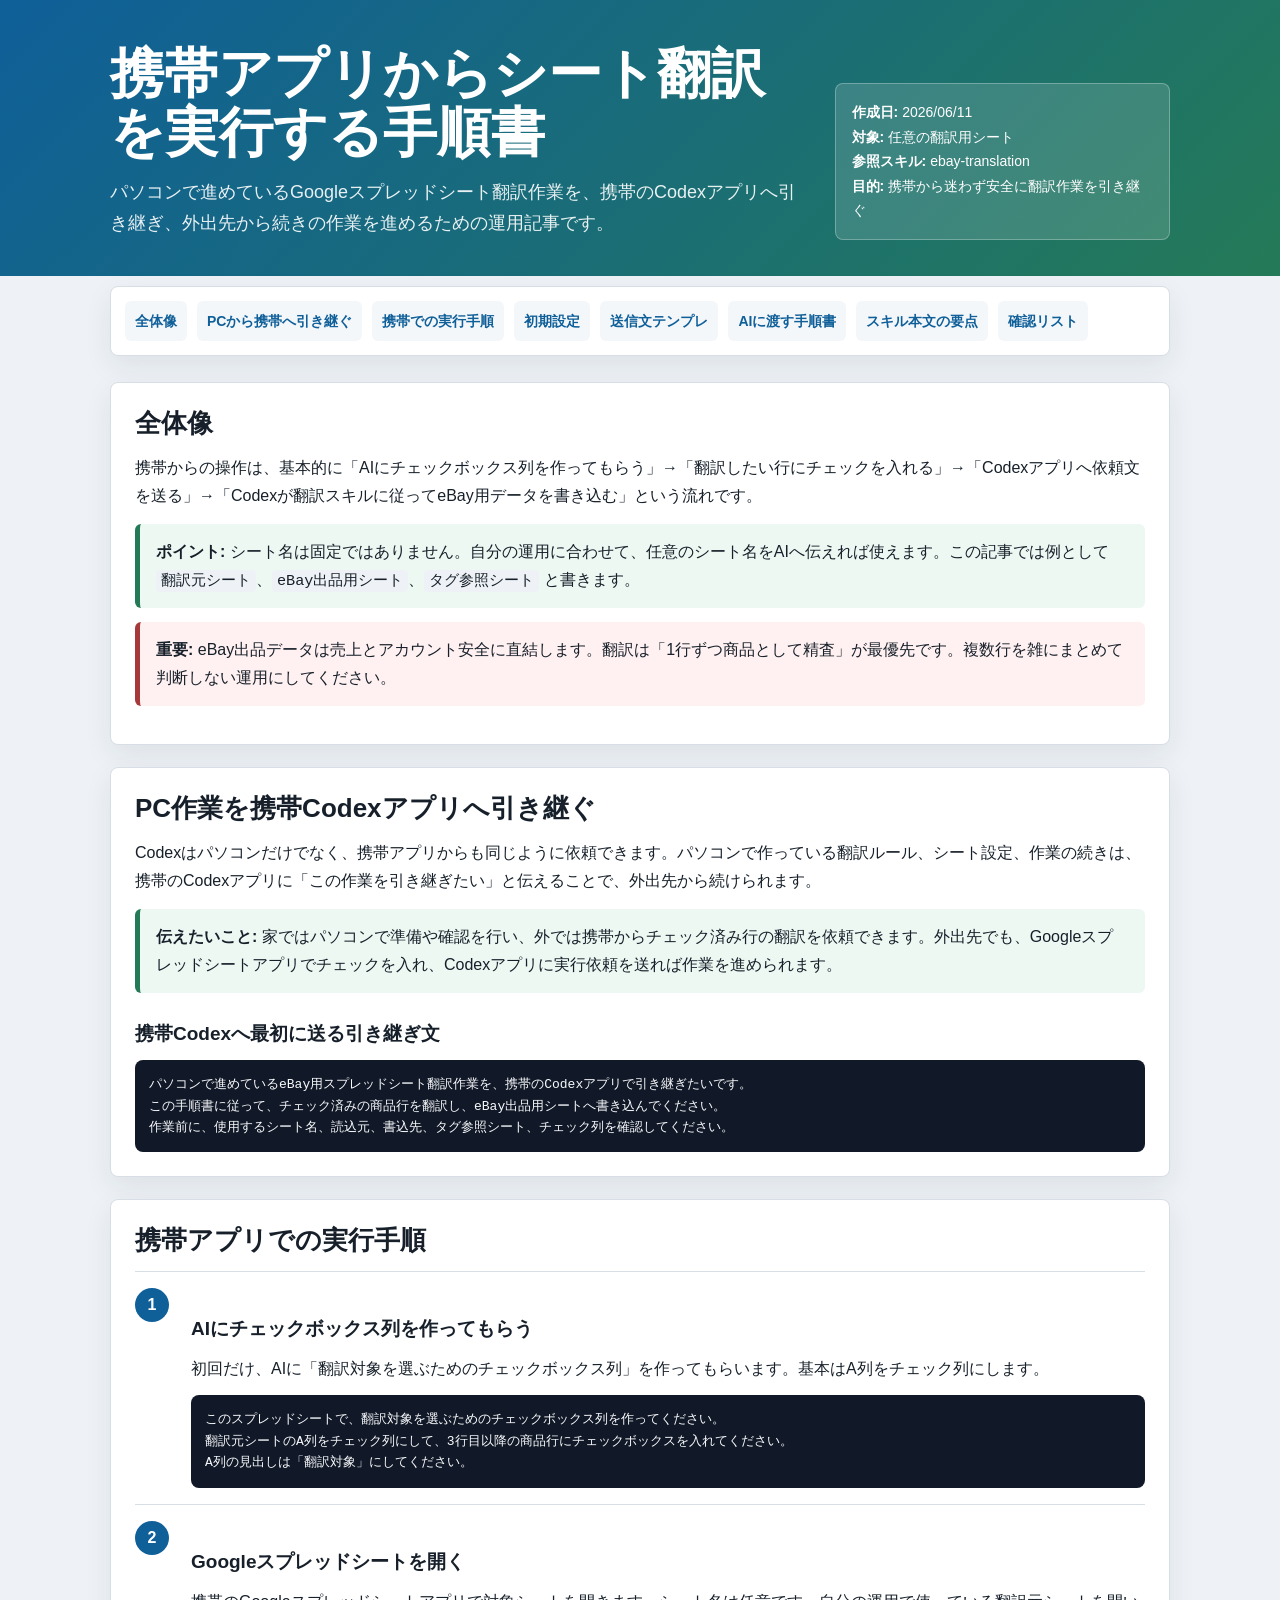
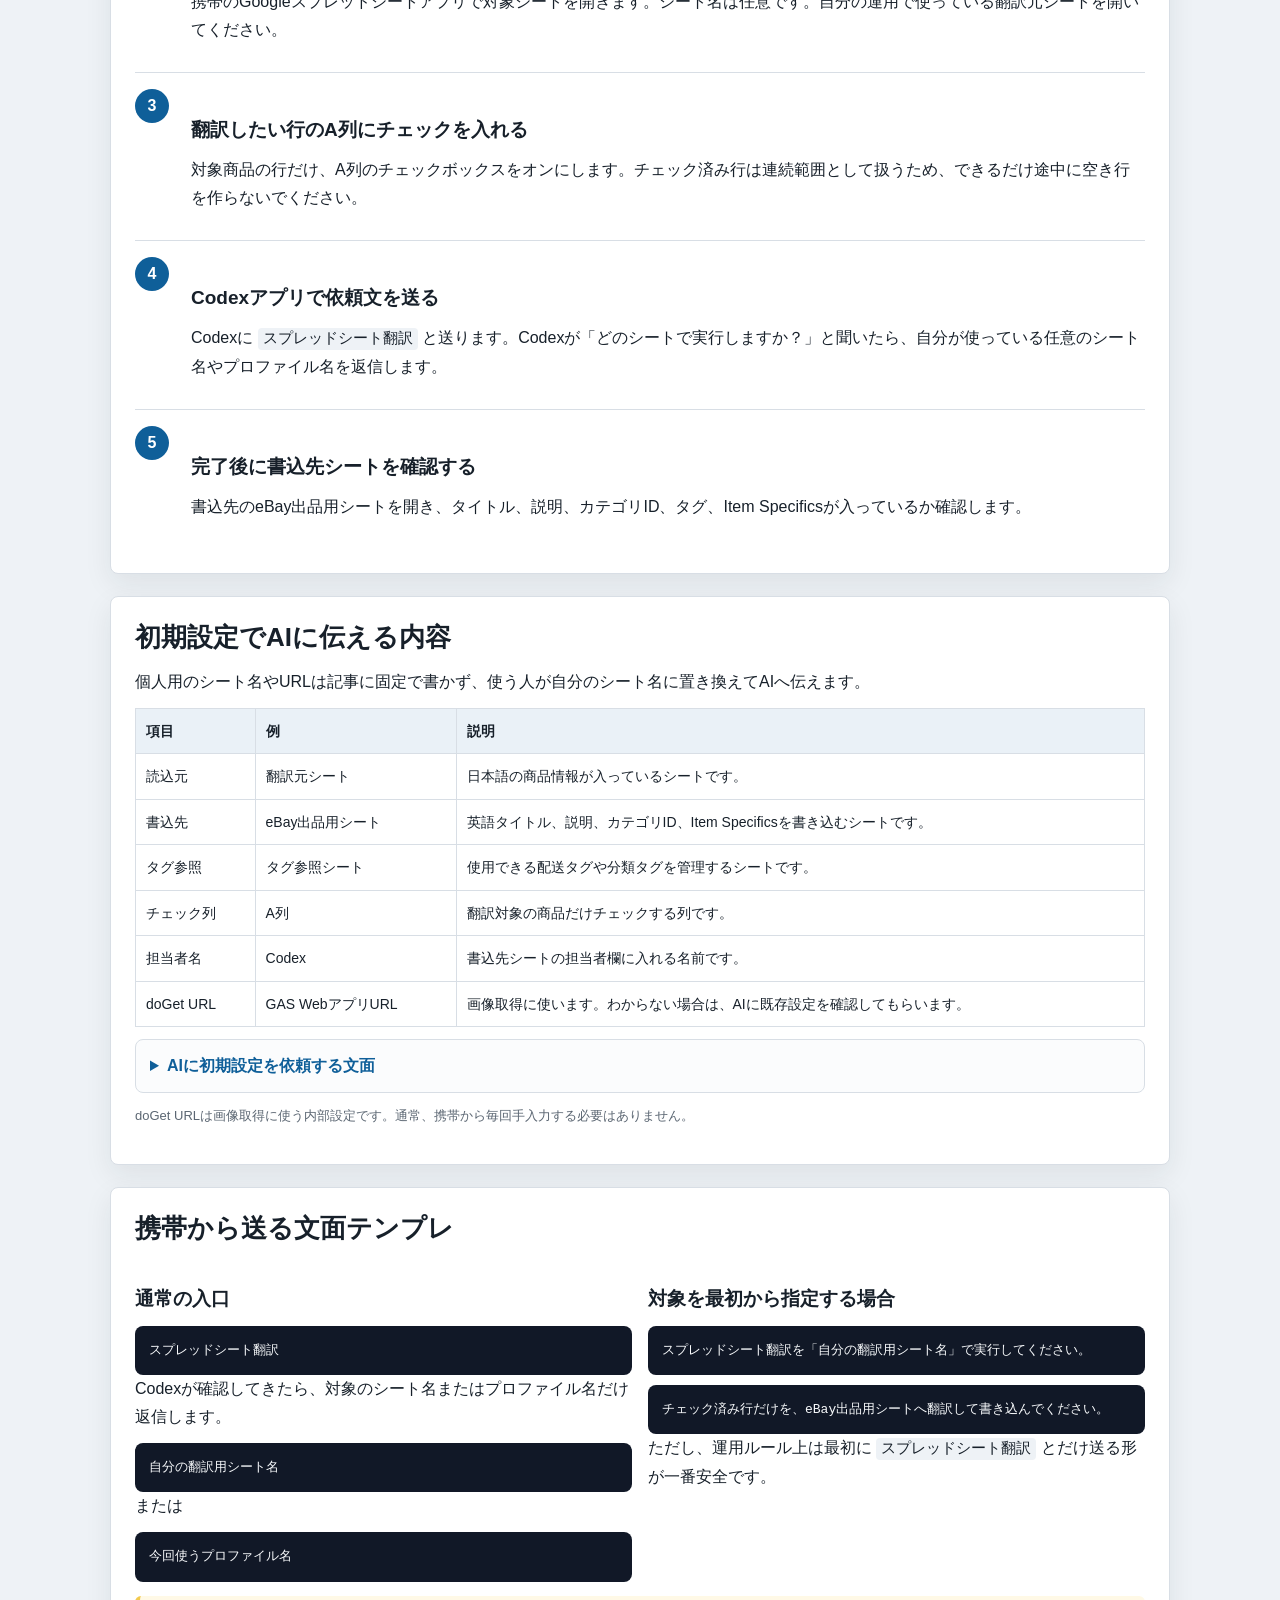
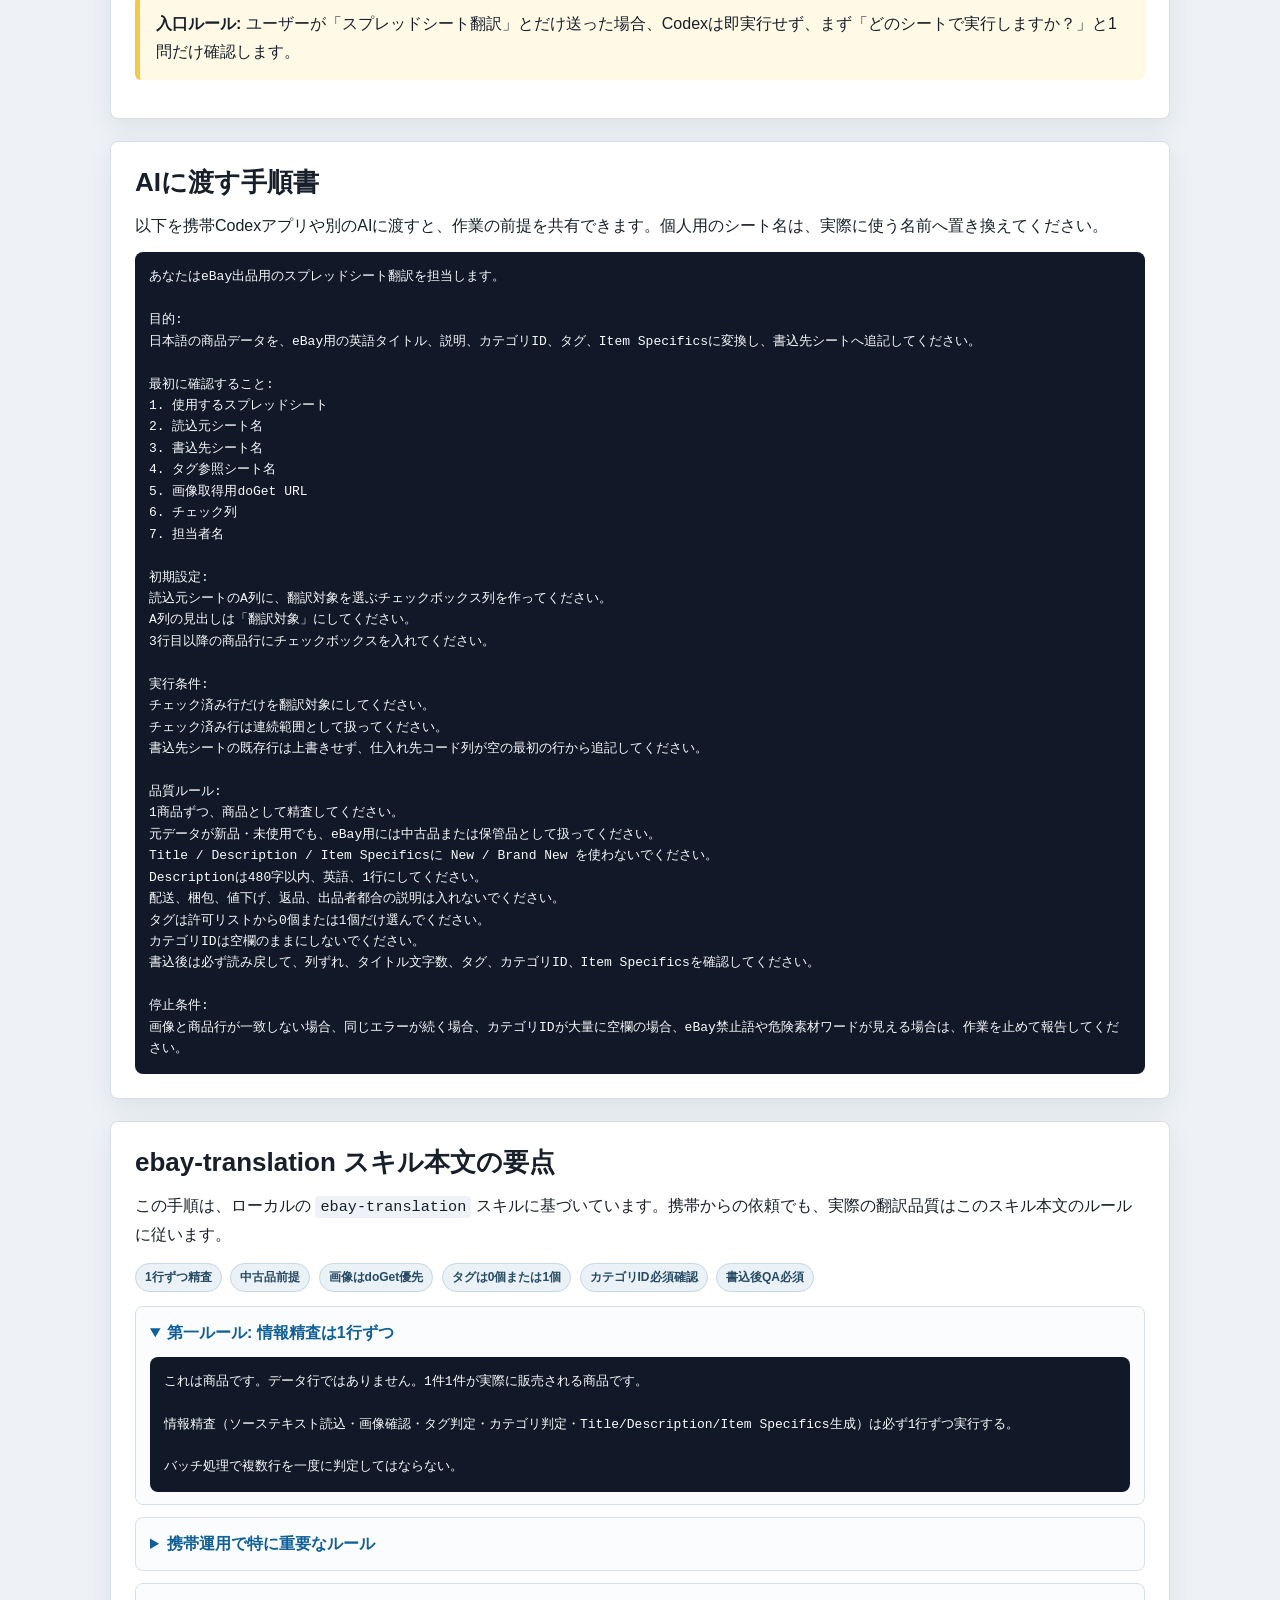
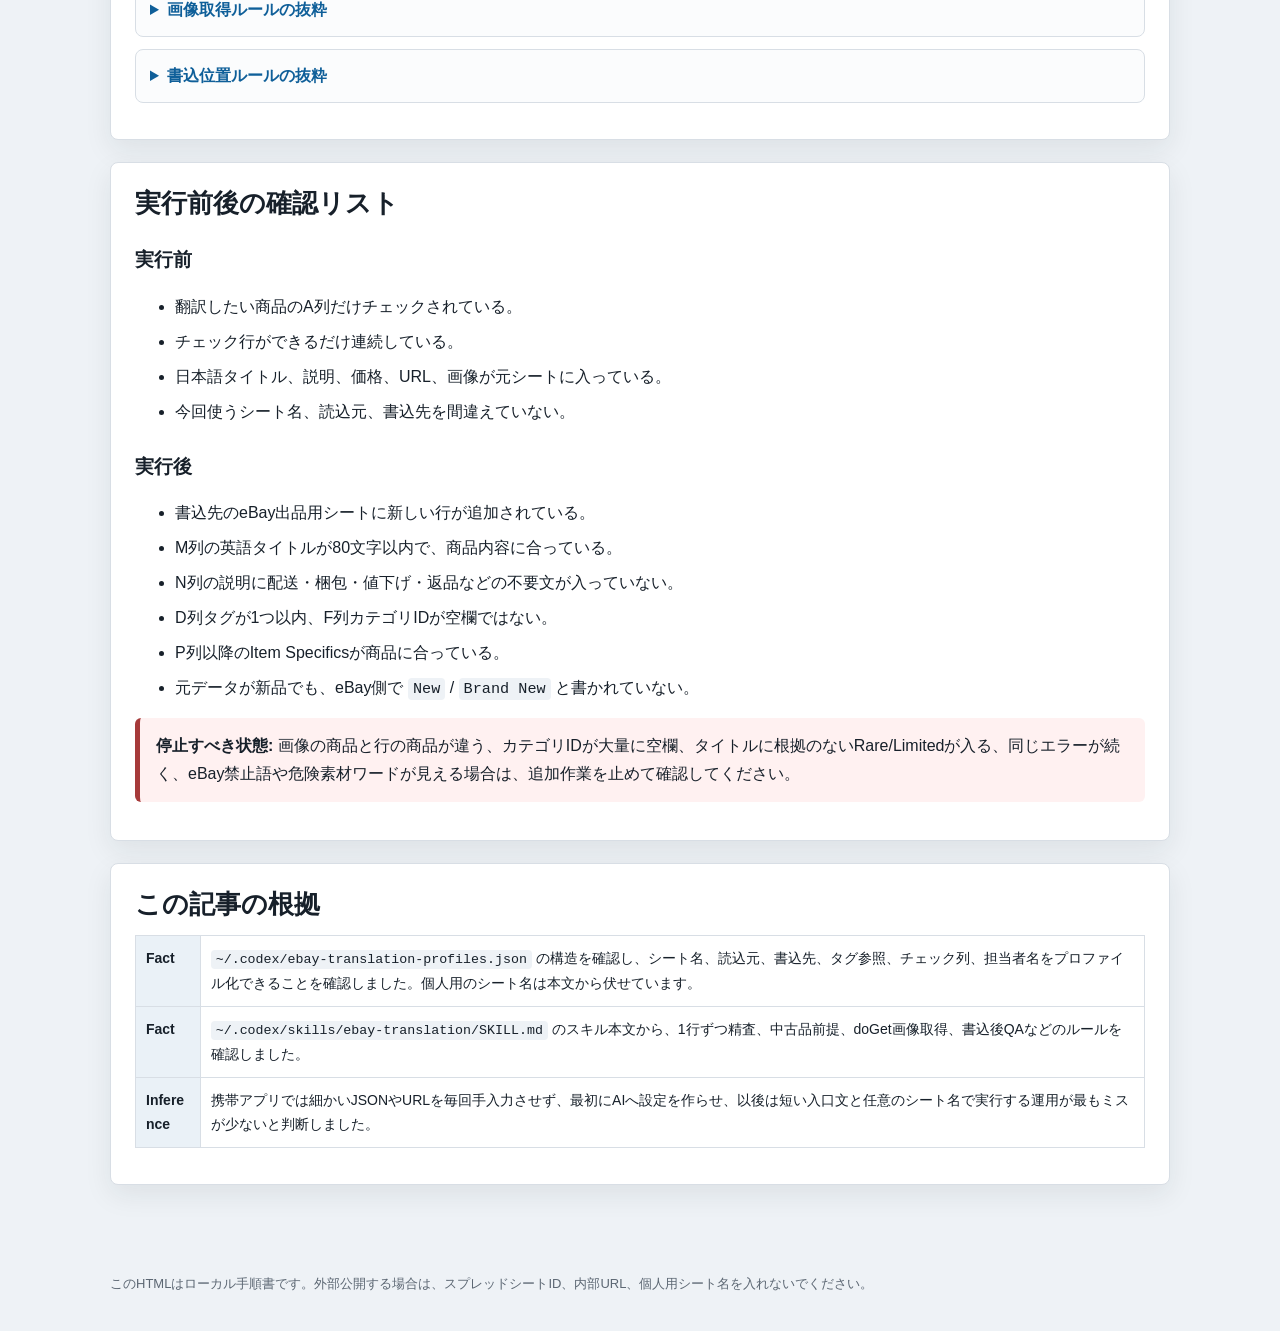
<file: mobile-sheet-translation-guide.html>
<!doctype html>
<html lang="ja">
<head>
  <meta charset="utf-8">
  <meta name="viewport" content="width=device-width, initial-scale=1">
  <title>携帯アプリからシート翻訳を実行する手順書</title>
  <style>
    :root {
      color-scheme: light;
      --ink: #17202a;
      --muted: #5c6773;
      --line: #d8dee5;
      --paper: #ffffff;
      --soft: #f4f7fa;
      --blue: #0f5f99;
      --green: #247a57;
      --red: #a63a3a;
      --yellow: #f2c94c;
      --shadow: 0 10px 28px rgba(23, 32, 42, 0.08);
    }

    * {
      box-sizing: border-box;
    }

    body {
      margin: 0;
      font-family: -apple-system, BlinkMacSystemFont, "Hiragino Sans", "Yu Gothic", "Yu Gothic UI", sans-serif;
      color: var(--ink);
      background: #eef2f6;
      line-height: 1.75;
      letter-spacing: 0;
    }

    header {
      background: linear-gradient(135deg, #0f5f99 0%, #247a57 100%);
      color: #fff;
      padding: 44px 18px 36px;
    }

    .wrap {
      width: min(1060px, calc(100% - 32px));
      margin: 0 auto;
    }

    .hero {
      display: grid;
      grid-template-columns: 1.35fr 0.65fr;
      gap: 28px;
      align-items: end;
    }

    h1 {
      margin: 0 0 14px;
      font-size: clamp(30px, 5vw, 54px);
      line-height: 1.1;
      letter-spacing: 0;
    }

    .lead {
      max-width: 760px;
      margin: 0;
      font-size: 18px;
      color: rgba(255, 255, 255, 0.9);
    }

    .meta {
      background: rgba(255, 255, 255, 0.14);
      border: 1px solid rgba(255, 255, 255, 0.28);
      border-radius: 8px;
      padding: 16px;
      font-size: 14px;
    }

    main {
      padding: 28px 0 56px;
    }

    nav {
      margin: -18px auto 26px;
      background: var(--paper);
      border: 1px solid var(--line);
      border-radius: 8px;
      box-shadow: var(--shadow);
      padding: 14px;
      display: flex;
      gap: 10px;
      flex-wrap: wrap;
    }

    nav a {
      color: var(--blue);
      text-decoration: none;
      font-weight: 700;
      padding: 8px 10px;
      border-radius: 6px;
      background: var(--soft);
      font-size: 14px;
    }

    section {
      background: var(--paper);
      border: 1px solid var(--line);
      border-radius: 8px;
      box-shadow: var(--shadow);
      padding: 24px;
      margin: 22px 0;
    }

    h2 {
      margin: 0 0 14px;
      font-size: 26px;
      line-height: 1.25;
      letter-spacing: 0;
    }

    h3 {
      margin: 24px 0 10px;
      font-size: 19px;
      letter-spacing: 0;
    }

    p {
      margin: 0 0 12px;
    }

    .notice {
      border-left: 5px solid var(--yellow);
      background: #fff9e6;
      padding: 14px 16px;
      border-radius: 6px;
      margin: 14px 0;
    }

    .danger {
      border-left-color: var(--red);
      background: #fff1f1;
    }

    .ok {
      border-left-color: var(--green);
      background: #eef8f3;
    }

    .grid {
      display: grid;
      grid-template-columns: repeat(2, minmax(0, 1fr));
      gap: 16px;
    }

    .step {
      display: grid;
      grid-template-columns: 42px 1fr;
      gap: 14px;
      align-items: start;
      padding: 16px 0;
      border-top: 1px solid var(--line);
    }

    .step:first-child {
      border-top: 0;
      padding-top: 4px;
    }

    .num {
      width: 34px;
      height: 34px;
      border-radius: 50%;
      display: grid;
      place-items: center;
      background: var(--blue);
      color: #fff;
      font-weight: 800;
      font-size: 16px;
    }

    table {
      width: 100%;
      border-collapse: collapse;
      margin: 12px 0;
      font-size: 14px;
    }

    th, td {
      border: 1px solid var(--line);
      padding: 10px;
      vertical-align: top;
      text-align: left;
      word-break: break-word;
    }

    th {
      background: #eaf1f7;
      font-weight: 800;
    }

    code, pre {
      font-family: ui-monospace, SFMono-Regular, Menlo, Consolas, monospace;
    }

    code {
      background: #eef2f6;
      padding: 2px 5px;
      border-radius: 4px;
      font-size: 0.95em;
    }

    pre {
      margin: 10px 0 0;
      white-space: pre-wrap;
      word-break: break-word;
      background: #111827;
      color: #f8fafc;
      border-radius: 8px;
      padding: 14px;
      overflow-x: auto;
      font-size: 13px;
      line-height: 1.65;
    }

    details {
      border: 1px solid var(--line);
      border-radius: 8px;
      padding: 12px 14px;
      margin: 12px 0;
      background: #fbfcfd;
    }

    summary {
      cursor: pointer;
      font-weight: 800;
      color: var(--blue);
    }

    .tag {
      display: inline-block;
      background: #eaf1f7;
      color: #264b63;
      border: 1px solid #c7d7e3;
      border-radius: 999px;
      padding: 3px 9px;
      font-size: 12px;
      font-weight: 800;
      margin: 2px 4px 2px 0;
    }

    .small {
      color: var(--muted);
      font-size: 13px;
    }

    .checklist li {
      margin: 7px 0;
    }

    footer {
      color: var(--muted);
      font-size: 13px;
      padding: 10px 0 40px;
    }

    @media (max-width: 760px) {
      .hero,
      .grid {
        grid-template-columns: 1fr;
      }

      section {
        padding: 18px;
      }

      table {
        font-size: 13px;
      }
    }
  </style>
</head>
<body>
  <header>
    <div class="wrap hero">
      <div>
        <h1>携帯アプリからシート翻訳を実行する手順書</h1>
        <p class="lead">パソコンで進めているGoogleスプレッドシート翻訳作業を、携帯のCodexアプリへ引き継ぎ、外出先から続きの作業を進めるための運用記事です。</p>
      </div>
      <div class="meta">
        <strong>作成日:</strong> 2026/06/11<br>
        <strong>対象:</strong> 任意の翻訳用シート<br>
        <strong>参照スキル:</strong> ebay-translation<br>
        <strong>目的:</strong> 携帯から迷わず安全に翻訳作業を引き継ぐ
      </div>
    </div>
  </header>

  <main class="wrap">
    <nav aria-label="目次">
      <a href="#summary">全体像</a>
      <a href="#handoff">PCから携帯へ引き継ぐ</a>
      <a href="#mobile">携帯での実行手順</a>
      <a href="#setup">初期設定</a>
      <a href="#prompt">送信文テンプレ</a>
      <a href="#ai-guide">AIに渡す手順書</a>
      <a href="#skill">スキル本文の要点</a>
      <a href="#qa">確認リスト</a>
    </nav>

    <section id="summary">
      <h2>全体像</h2>
      <p>携帯からの操作は、基本的に「AIにチェックボックス列を作ってもらう」→「翻訳したい行にチェックを入れる」→「Codexアプリへ依頼文を送る」→「Codexが翻訳スキルに従ってeBay用データを書き込む」という流れです。</p>
      <div class="notice ok">
        <strong>ポイント:</strong> シート名は固定ではありません。自分の運用に合わせて、任意のシート名をAIへ伝えれば使えます。この記事では例として <code>翻訳元シート</code>、<code>eBay出品用シート</code>、<code>タグ参照シート</code> と書きます。
      </div>
      <div class="notice danger">
        <strong>重要:</strong> eBay出品データは売上とアカウント安全に直結します。翻訳は「1行ずつ商品として精査」が最優先です。複数行を雑にまとめて判断しない運用にしてください。
      </div>
    </section>

    <section id="handoff">
      <h2>PC作業を携帯Codexアプリへ引き継ぐ</h2>
      <p>Codexはパソコンだけでなく、携帯アプリからも同じように依頼できます。パソコンで作っている翻訳ルール、シート設定、作業の続きは、携帯のCodexアプリに「この作業を引き継ぎたい」と伝えることで、外出先から続けられます。</p>
      <div class="notice ok">
        <strong>伝えたいこと:</strong> 家ではパソコンで準備や確認を行い、外では携帯からチェック済み行の翻訳を依頼できます。外出先でも、Googleスプレッドシートアプリでチェックを入れ、Codexアプリに実行依頼を送れば作業を進められます。
      </div>
      <h3>携帯Codexへ最初に送る引き継ぎ文</h3>
<pre>パソコンで進めているeBay用スプレッドシート翻訳作業を、携帯のCodexアプリで引き継ぎたいです。
この手順書に従って、チェック済みの商品行を翻訳し、eBay出品用シートへ書き込んでください。
作業前に、使用するシート名、読込元、書込先、タグ参照シート、チェック列を確認してください。</pre>
    </section>

    <section id="mobile">
      <h2>携帯アプリでの実行手順</h2>
      <div class="step">
        <div class="num">1</div>
        <div>
          <h3>AIにチェックボックス列を作ってもらう</h3>
          <p>初回だけ、AIに「翻訳対象を選ぶためのチェックボックス列」を作ってもらいます。基本はA列をチェック列にします。</p>
<pre>このスプレッドシートで、翻訳対象を選ぶためのチェックボックス列を作ってください。
翻訳元シートのA列をチェック列にして、3行目以降の商品行にチェックボックスを入れてください。
A列の見出しは「翻訳対象」にしてください。</pre>
        </div>
      </div>
      <div class="step">
        <div class="num">2</div>
        <div>
          <h3>Googleスプレッドシートを開く</h3>
          <p>携帯のGoogleスプレッドシートアプリで対象シートを開きます。シート名は任意です。自分の運用で使っている翻訳元シートを開いてください。</p>
        </div>
      </div>
      <div class="step">
        <div class="num">3</div>
        <div>
          <h3>翻訳したい行のA列にチェックを入れる</h3>
          <p>対象商品の行だけ、A列のチェックボックスをオンにします。チェック済み行は連続範囲として扱うため、できるだけ途中に空き行を作らないでください。</p>
        </div>
      </div>
      <div class="step">
        <div class="num">4</div>
        <div>
          <h3>Codexアプリで依頼文を送る</h3>
          <p>Codexに <code>スプレッドシート翻訳</code> と送ります。Codexが「どのシートで実行しますか？」と聞いたら、自分が使っている任意のシート名やプロファイル名を返信します。</p>
        </div>
      </div>
      <div class="step">
        <div class="num">5</div>
        <div>
          <h3>完了後に書込先シートを確認する</h3>
          <p>書込先のeBay出品用シートを開き、タイトル、説明、カテゴリID、タグ、Item Specificsが入っているか確認します。</p>
        </div>
      </div>
    </section>

    <section id="setup">
      <h2>初期設定でAIに伝える内容</h2>
      <p>個人用のシート名やURLは記事に固定で書かず、使う人が自分のシート名に置き換えてAIへ伝えます。</p>
      <table>
        <thead>
          <tr>
            <th>項目</th>
            <th>例</th>
            <th>説明</th>
          </tr>
        </thead>
        <tbody>
          <tr>
            <td>読込元</td>
            <td>翻訳元シート</td>
            <td>日本語の商品情報が入っているシートです。</td>
          </tr>
          <tr>
            <td>書込先</td>
            <td>eBay出品用シート</td>
            <td>英語タイトル、説明、カテゴリID、Item Specificsを書き込むシートです。</td>
          </tr>
          <tr>
            <td>タグ参照</td>
            <td>タグ参照シート</td>
            <td>使用できる配送タグや分類タグを管理するシートです。</td>
          </tr>
          <tr>
            <td>チェック列</td>
            <td>A列</td>
            <td>翻訳対象の商品だけチェックする列です。</td>
          </tr>
          <tr>
            <td>担当者名</td>
            <td>Codex</td>
            <td>書込先シートの担当者欄に入れる名前です。</td>
          </tr>
          <tr>
            <td>doGet URL</td>
            <td>GAS WebアプリURL</td>
            <td>画像取得に使います。わからない場合は、AIに既存設定を確認してもらいます。</td>
          </tr>
        </tbody>
      </table>

      <details>
        <summary>AIに初期設定を依頼する文面</summary>
<pre>このスプレッドシートを、携帯CodexアプリからeBay翻訳できるように設定してください。

やってほしいこと:
1. 翻訳元シートのA列にチェックボックス列を作る
2. A列の見出しを「翻訳対象」にする
3. チェック済み行だけを翻訳対象にする運用にする
4. 読込元シート名、書込先シート名、タグ参照シート名、doGet URL、担当者名を確認する
5. 確認した内容を、次回から携帯Codexアプリで使える手順としてまとめる

注意:
既存の商品データや書込先の既存行は上書きしないでください。
書込先は、仕入れ先コード列が空の最初の行から追記してください。</pre>
      </details>
      <p class="small">doGet URLは画像取得に使う内部設定です。通常、携帯から毎回手入力する必要はありません。</p>
    </section>

    <section id="prompt">
      <h2>携帯から送る文面テンプレ</h2>
      <div class="grid">
        <div>
          <h3>通常の入口</h3>
<pre>スプレッドシート翻訳</pre>
          <p>Codexが確認してきたら、対象のシート名またはプロファイル名だけ返信します。</p>
<pre>自分の翻訳用シート名</pre>
          <p>または</p>
<pre>今回使うプロファイル名</pre>
        </div>
        <div>
          <h3>対象を最初から指定する場合</h3>
<pre>スプレッドシート翻訳を「自分の翻訳用シート名」で実行してください。</pre>
<pre>チェック済み行だけを、eBay出品用シートへ翻訳して書き込んでください。</pre>
          <p>ただし、運用ルール上は最初に <code>スプレッドシート翻訳</code> とだけ送る形が一番安全です。</p>
        </div>
      </div>
      <div class="notice">
        <strong>入口ルール:</strong> ユーザーが「スプレッドシート翻訳」とだけ送った場合、Codexは即実行せず、まず「どのシートで実行しますか？」と1問だけ確認します。
      </div>
    </section>

    <section id="ai-guide">
      <h2>AIに渡す手順書</h2>
      <p>以下を携帯Codexアプリや別のAIに渡すと、作業の前提を共有できます。個人用のシート名は、実際に使う名前へ置き換えてください。</p>
<pre>あなたはeBay出品用のスプレッドシート翻訳を担当します。

目的:
日本語の商品データを、eBay用の英語タイトル、説明、カテゴリID、タグ、Item Specificsに変換し、書込先シートへ追記してください。

最初に確認すること:
1. 使用するスプレッドシート
2. 読込元シート名
3. 書込先シート名
4. タグ参照シート名
5. 画像取得用doGet URL
6. チェック列
7. 担当者名

初期設定:
読込元シートのA列に、翻訳対象を選ぶチェックボックス列を作ってください。
A列の見出しは「翻訳対象」にしてください。
3行目以降の商品行にチェックボックスを入れてください。

実行条件:
チェック済み行だけを翻訳対象にしてください。
チェック済み行は連続範囲として扱ってください。
書込先シートの既存行は上書きせず、仕入れ先コード列が空の最初の行から追記してください。

品質ルール:
1商品ずつ、商品として精査してください。
元データが新品・未使用でも、eBay用には中古品または保管品として扱ってください。
Title / Description / Item Specificsに New / Brand New を使わないでください。
Descriptionは480字以内、英語、1行にしてください。
配送、梱包、値下げ、返品、出品者都合の説明は入れないでください。
タグは許可リストから0個または1個だけ選んでください。
カテゴリIDは空欄のままにしないでください。
書込後は必ず読み戻して、列ずれ、タイトル文字数、タグ、カテゴリID、Item Specificsを確認してください。

停止条件:
画像と商品行が一致しない場合、同じエラーが続く場合、カテゴリIDが大量に空欄の場合、eBay禁止語や危険素材ワードが見える場合は、作業を止めて報告してください。</pre>
    </section>

    <section id="skill">
      <h2>ebay-translation スキル本文の要点</h2>
      <p>この手順は、ローカルの <code>ebay-translation</code> スキルに基づいています。携帯からの依頼でも、実際の翻訳品質はこのスキル本文のルールに従います。</p>
      <p>
        <span class="tag">1行ずつ精査</span>
        <span class="tag">中古品前提</span>
        <span class="tag">画像はdoGet優先</span>
        <span class="tag">タグは0個または1個</span>
        <span class="tag">カテゴリID必須確認</span>
        <span class="tag">書込後QA必須</span>
      </p>

      <details open>
        <summary>第一ルール: 情報精査は1行ずつ</summary>
<pre>これは商品です。データ行ではありません。1件1件が実際に販売される商品です。

情報精査（ソーステキスト読込・画像確認・タグ判定・カテゴリ判定・Title/Description/Item Specifics生成）は必ず1行ずつ実行する。

バッチ処理で複数行を一度に判定してはならない。</pre>
      </details>

      <details>
        <summary>携帯運用で特に重要なルール</summary>
<pre>・元データが「新品」「未使用」「未開封」でも、eBay出品では基本的に中古品 / used-stored collectible 扱いにする。
・Title / Description / Item Specificsで New / Brand New は使わない。
・Descriptionは480字以内、ASCII、1行のみ。
・配送方法、梱包条件、値下げ、返品、出品者都合の説明は入れない。
・タグはタグ参照シートA列の許可リストから0個または1個だけ。
・categoryIdが空欄のまま残る場合は、完了前に必ず補完を試みる。
・書込後に必ず読み戻して、列ずれ、タイトル文字数、タグ、カテゴリID、Item Specificsを確認する。</pre>
      </details>

      <details>
        <summary>画像取得ルールの抜粋</summary>
<pre>商品画像はユーザーのGAS Webアプリ（doGet）からbase64で取得する。

safeImagesがあれば、それだけをvisionに渡す。
safeImagesが空の行だけmercariUrlsを使う。

doGet URLが指示文またはプロファイルに無ければエラーで停止する。
=IMAGEのメルカリURLに勝手に落とさない。</pre>
      </details>

      <details>
        <summary>書込位置ルールの抜粋</summary>
<pre>対象行範囲はソースシートの行範囲のみを指す。
書込先シートには H列（仕入れ先コード列）が空の最初の行を毎バッチ再取得して特定し、その行から順次書き込む。
絶対に書込先シートの既存データを上書きしない。</pre>
      </details>
    </section>

    <section id="qa">
      <h2>実行前後の確認リスト</h2>
      <h3>実行前</h3>
      <ul class="checklist">
        <li>翻訳したい商品のA列だけチェックされている。</li>
        <li>チェック行ができるだけ連続している。</li>
        <li>日本語タイトル、説明、価格、URL、画像が元シートに入っている。</li>
        <li>今回使うシート名、読込元、書込先を間違えていない。</li>
      </ul>

      <h3>実行後</h3>
      <ul class="checklist">
        <li>書込先のeBay出品用シートに新しい行が追加されている。</li>
        <li>M列の英語タイトルが80文字以内で、商品内容に合っている。</li>
        <li>N列の説明に配送・梱包・値下げ・返品などの不要文が入っていない。</li>
        <li>D列タグが1つ以内、F列カテゴリIDが空欄ではない。</li>
        <li>P列以降のItem Specificsが商品に合っている。</li>
        <li>元データが新品でも、eBay側で <code>New</code> / <code>Brand New</code> と書かれていない。</li>
      </ul>

      <div class="notice danger">
        <strong>停止すべき状態:</strong> 画像の商品と行の商品が違う、カテゴリIDが大量に空欄、タイトルに根拠のないRare/Limitedが入る、同じエラーが続く、eBay禁止語や危険素材ワードが見える場合は、追加作業を止めて確認してください。
      </div>
    </section>

    <section>
      <h2>この記事の根拠</h2>
      <table>
        <tbody>
          <tr>
            <th>Fact</th>
            <td><code>~/.codex/ebay-translation-profiles.json</code> の構造を確認し、シート名、読込元、書込先、タグ参照、チェック列、担当者名をプロファイル化できることを確認しました。個人用のシート名は本文から伏せています。</td>
          </tr>
          <tr>
            <th>Fact</th>
            <td><code>~/.codex/skills/ebay-translation/SKILL.md</code> のスキル本文から、1行ずつ精査、中古品前提、doGet画像取得、書込後QAなどのルールを確認しました。</td>
          </tr>
          <tr>
            <th>Inference</th>
            <td>携帯アプリでは細かいJSONやURLを毎回手入力させず、最初にAIへ設定を作らせ、以後は短い入口文と任意のシート名で実行する運用が最もミスが少ないと判断しました。</td>
          </tr>
        </tbody>
      </table>
    </section>
  </main>

  <footer class="wrap">
    このHTMLはローカル手順書です。外部公開する場合は、スプレッドシートID、内部URL、個人用シート名を入れないでください。
  </footer>
</body>
</html>
</file>
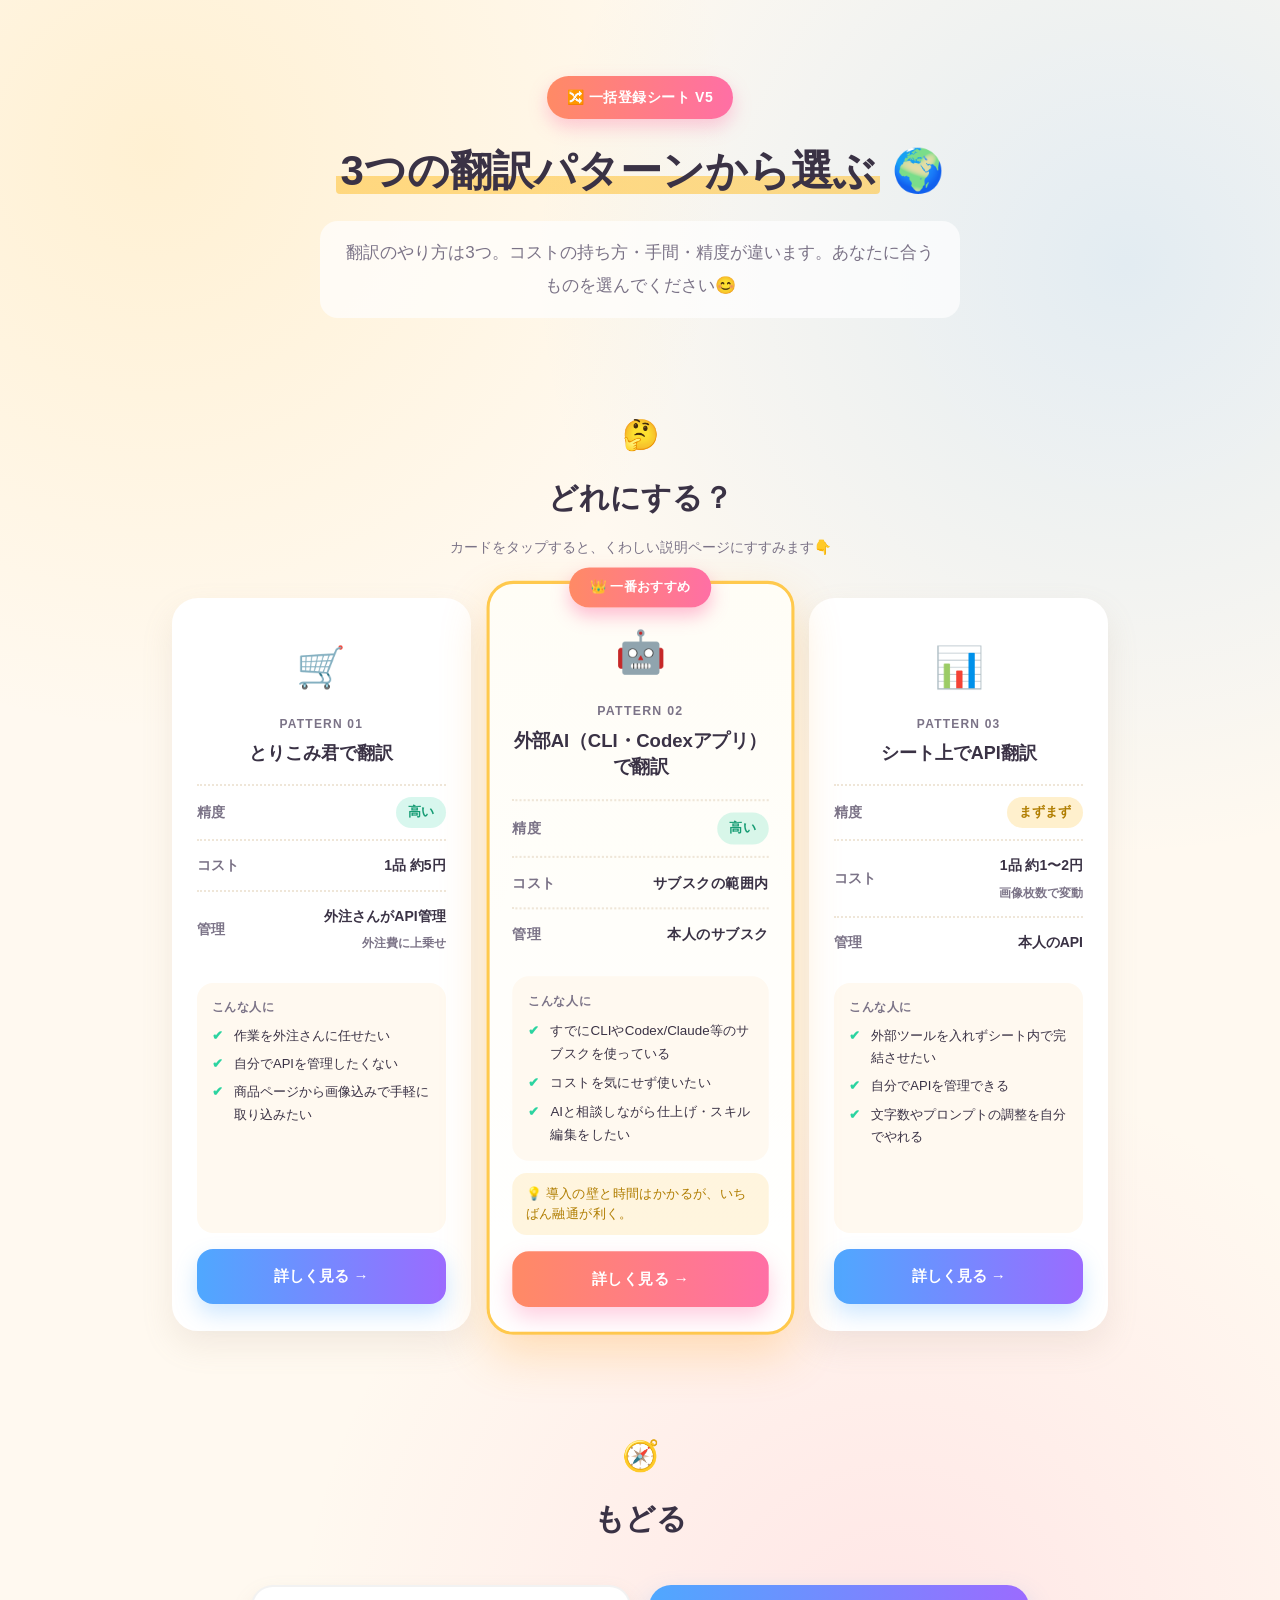
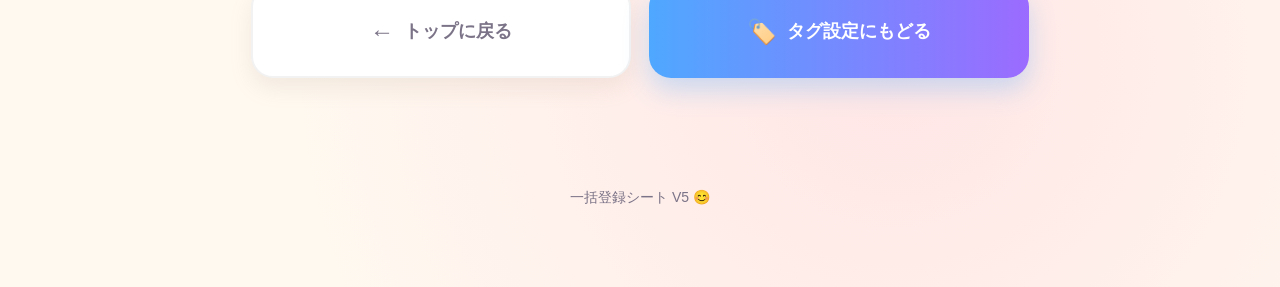
<file: patterns.html>
<!DOCTYPE html>
<html lang="ja">
<head>
<meta charset="UTF-8">
<meta name="viewport" content="width=device-width, initial-scale=1.0">
<title>3つの翻訳パターンから選ぶ — 一括登録シート V5</title>
<style>
  :root {
    --ink: #3a3245;
    --ink-soft: #7b7387;
    --cream: #fff9f0;
    --card: #ffffff;
    --peach: #ff8a65;
    --mint: #2bd4a0;
    --sky: #4fa8ff;
    --grape: #9b6bff;
    --sun: #ffc94d;
    --pink: #ff6fa5;
  }
  * { margin: 0; padding: 0; box-sizing: border-box; }
  html { scroll-behavior: smooth; }
  body {
    font-family: -apple-system, BlinkMacSystemFont, "Hiragino Maru Gothic ProN", "Hiragino Sans", "Yu Gothic", Meiryo, sans-serif;
    color: var(--ink);
    background:
      radial-gradient(circle at 12% 8%, rgba(255,201,77,0.18), transparent 28%),
      radial-gradient(circle at 88% 14%, rgba(79,168,255,0.16), transparent 30%),
      radial-gradient(circle at 70% 88%, rgba(255,111,165,0.14), transparent 32%),
      var(--cream);
    line-height: 1.9;
    -webkit-font-smoothing: antialiased;
  }
  .wrap { max-width: 980px; margin: 0 auto; padding: 0 22px; }

  /* ---------- Header ---------- */
  header { padding: 76px 0 48px; text-align: center; }
  .eyebrow {
    display: inline-block; font-size: 14px; font-weight: 800; letter-spacing: 0.04em;
    color: #fff; padding: 8px 20px; border-radius: 999px; margin-bottom: 24px;
    background: linear-gradient(90deg, var(--peach), var(--pink));
    box-shadow: 0 8px 18px rgba(255,111,165,0.35);
  }
  h1 {
    font-size: clamp(26px, 4.6vw, 42px); font-weight: 900; line-height: 1.35; margin-bottom: 22px;
  }
  h1 .hl {
    background: linear-gradient(transparent 62%, rgba(255,201,77,0.65) 62%);
    padding: 0 4px; border-radius: 4px;
  }
  .lead {
    font-size: clamp(15px, 2.2vw, 17px); color: var(--ink-soft); max-width: 640px; margin: 0 auto;
    background: rgba(255,255,255,0.7); border-radius: 18px; padding: 16px 22px;
  }

  /* ---------- Sections ---------- */
  section { padding: 40px 0 56px; }
  .section-head { text-align: center; margin-bottom: 38px; }
  .section-head h2 { font-size: clamp(22px, 3.6vw, 30px); font-weight: 900; }
  .section-head .emoji { font-size: 30px; display: block; margin-bottom: 6px; }
  .section-head .sub { font-size: 14px; color: var(--ink-soft); margin-top: 8px; }

  /* ---------- Choice cards ---------- */
  .cards { display: grid; grid-template-columns: repeat(3,1fr); gap: 20px; align-items: stretch; }

  /* card is a clickable link */
  a.card {
    position: relative; background: var(--card); border-radius: 26px; padding: 28px 22px 24px;
    box-shadow: 0 14px 32px rgba(160,140,120,0.14);
    border: 3px solid #fff;
    display: flex; flex-direction: column;
    text-decoration: none; color: inherit;
    transition: transform .18s, box-shadow .18s;
  }
  a.card:hover { transform: translateY(-6px); box-shadow: 0 22px 42px rgba(160,140,120,0.22); }
  a.card:focus-visible { outline: 3px solid var(--sky); outline-offset: 3px; }
  .card .emoji-top { font-size: 40px; text-align: center; margin-bottom: 8px; }
  .card .badge { text-align: center; font-size: 12px; font-weight: 800; color: var(--ink-soft); letter-spacing: .1em; margin-bottom: 4px; }
  .card h3 { text-align: center; font-size: 18px; font-weight: 900; margin-bottom: 18px; line-height: 1.45; }
  .card .row { display: flex; align-items: center; justify-content: space-between; gap: 10px; padding: 11px 0; border-top: 2px dotted #efe6d8; font-size: 14px; }
  .card .row .k { color: var(--ink-soft); font-weight: 700; white-space: nowrap; }
  .card .row .v { text-align: right; font-weight: 700; }
  .card .row .v small { color: var(--ink-soft); font-weight: 600; font-size: 11.5px; }

  /* "こんな人に" block */
  .card .who {
    margin-top: 16px; font-size: 13px; color: var(--ink); line-height: 1.7; flex: 1;
    background: var(--cream); border-radius: 16px; padding: 14px 15px;
  }
  .card .who .who-h { display: block; font-weight: 900; color: var(--ink-soft); font-size: 12px; letter-spacing: .04em; margin-bottom: 8px; }
  .card .who ul { list-style: none; margin: 0; padding: 0; }
  .card .who li { position: relative; padding-left: 22px; margin-bottom: 6px; }
  .card .who li:last-child { margin-bottom: 0; }
  .card .who li::before { content: "✔"; position: absolute; left: 0; top: 0; color: var(--mint); font-weight: 900; }

  .card .note {
    margin-top: 12px; font-size: 12.5px; color: #b07d00; line-height: 1.6;
    background: rgba(255,201,77,0.18); border-radius: 14px; padding: 10px 13px;
  }

  /* in-card "詳しく見る" button (visual cue; whole card is the link) */
  .card .go {
    margin-top: 16px; text-align: center;
    padding: 13px 16px; border-radius: 16px;
    font-weight: 900; font-size: 15px; color: #fff;
    background: linear-gradient(90deg, var(--sky), var(--grape));
    box-shadow: 0 10px 22px rgba(79,168,255,0.28);
    transition: transform .15s, box-shadow .15s;
  }
  a.card:hover .go { transform: translateY(-2px); box-shadow: 0 14px 28px rgba(79,168,255,0.4); }

  /* chips */
  .chip { display: inline-block; font-size: 13px; padding: 3px 12px; border-radius: 999px; font-weight: 800; }
  .chip.good { background: rgba(43,212,160,0.18); color: #169c74; }
  .chip.mid { background: rgba(255,201,77,0.28); color: #b07d00; }
  .chip.no { background: rgba(255,111,165,0.18); color: #d14a7d; }
  .chip.yes { background: rgba(79,168,255,0.18); color: #2f7fd1; }

  /* ---------- Featured card ---------- */
  a.card.featured {
    border: 3px solid var(--sun);
    background: linear-gradient(180deg, #fffdf6, #fff);
    box-shadow: 0 20px 44px rgba(255,170,60,0.30);
    transform: scale(1.03) translateY(-6px);
    z-index: 2;
  }
  a.card.featured:hover { transform: scale(1.03) translateY(-12px); box-shadow: 0 26px 52px rgba(255,170,60,0.38); }
  a.card.featured .ribbon {
    position: absolute; top: -16px; left: 50%; transform: translateX(-50%);
    font-size: 13px; font-weight: 900; color: #fff; padding: 7px 20px; border-radius: 999px;
    background: linear-gradient(90deg, var(--peach), var(--pink));
    box-shadow: 0 8px 18px rgba(255,111,165,0.45); white-space: nowrap;
  }
  a.card.featured .go { background: linear-gradient(90deg, var(--peach), var(--pink)); box-shadow: 0 10px 22px rgba(255,111,165,0.34); }
  a.card.featured:hover .go { box-shadow: 0 14px 28px rgba(255,111,165,0.46); }

  /* ---------- Next-step buttons ---------- */
  .nextstep { display: flex; gap: 18px; justify-content: center; flex-wrap: wrap; }
  .big-btn {
    flex: 1 1 300px; max-width: 380px;
    display: flex; align-items: center; justify-content: center; gap: 10px;
    text-decoration: none; text-align: center;
    padding: 22px 24px; border-radius: 22px;
    font-weight: 900; font-size: clamp(15px, 2.4vw, 18px); color: #fff;
    box-shadow: 0 12px 26px rgba(79,168,255,0.30);
    transition: transform .15s, box-shadow .15s;
  }
  .big-btn .b-emoji { font-size: 24px; }
  .big-btn.ghost {
    background: #fff; color: var(--ink-soft);
    box-shadow: 0 10px 22px rgba(160,140,120,0.14);
    border: 2px solid rgba(0,0,0,0.05);
  }
  .big-btn.secondary { background: linear-gradient(90deg, var(--sky), var(--grape)); }
  .big-btn:hover { transform: translateY(-3px); box-shadow: 0 18px 34px rgba(79,168,255,0.42); }
  .big-btn.ghost:hover { box-shadow: 0 16px 30px rgba(160,140,120,0.2); color: var(--ink); }

  footer { padding: 50px 0 76px; text-align: center; color: var(--ink-soft); font-size: 14px; }

  /* ---------- Responsive ---------- */
  @media (max-width: 820px) {
    .cards { grid-template-columns: 1fr; }
    a.card.featured { transform: none; }
    a.card.featured:hover { transform: translateY(-6px); }
  }
  @media (max-width: 600px) {
    header { padding: 56px 0 40px; }
    .nextstep { flex-direction: column; align-items: stretch; }
    .big-btn { max-width: none; }
  }

  /* Respect reduced-motion */
  @media (prefers-reduced-motion: reduce) {
    a.card, .big-btn, .card .go { transition: none; }
    html { scroll-behavior: auto; }
  }
</style>
</head>
<body>
  <header>
    <div class="wrap">
      <span class="eyebrow">🔀 一括登録シート V5</span>
      <h1><span class="hl">3つの翻訳パターンから選ぶ</span> 🌍</h1>
      <p class="lead">翻訳のやり方は3つ。コストの持ち方・手間・精度が違います。あなたに合うものを選んでください😊</p>
    </div>
  </header>

  <!-- ========== 3つの選択カード ========== -->
  <section>
    <div class="wrap">
      <div class="section-head">
        <span class="emoji">🤔</span>
        <h2>どれにする？</h2>
        <p class="sub">カードをタップすると、くわしい説明ページにすすみます👇</p>
      </div>

      <div class="cards">

        <!-- Pattern 1 -->
        <a class="card" href="torikomikun.html">
          <div class="emoji-top" aria-hidden="true">🛒</div>
          <div class="badge">PATTERN 01</div>
          <h3>とりこみ君で翻訳</h3>
          <div class="row"><span class="k">精度</span><span class="v"><span class="chip good">高い</span></span></div>
          <div class="row"><span class="k">コスト</span><span class="v">1品 約5円</span></div>
          <div class="row"><span class="k">管理</span><span class="v">外注さんがAPI管理<br><small>外注費に上乗せ</small></span></div>
          <div class="who">
            <span class="who-h">こんな人に</span>
            <ul>
              <li>作業を外注さんに任せたい</li>
              <li>自分でAPIを管理したくない</li>
              <li>商品ページから画像込みで手軽に取り込みたい</li>
            </ul>
          </div>
          <span class="go">詳しく見る →</span>
        </a>

        <!-- Pattern 2 (featured / 一番おすすめ) -->
        <a class="card featured" href="external-ai.html">
          <span class="ribbon">👑 一番おすすめ</span>
          <div class="emoji-top" aria-hidden="true">🤖</div>
          <div class="badge">PATTERN 02</div>
          <h3>外部AI（CLI・Codexアプリ）で翻訳</h3>
          <div class="row"><span class="k">精度</span><span class="v"><span class="chip good">高い</span></span></div>
          <div class="row"><span class="k">コスト</span><span class="v">サブスクの範囲内</span></div>
          <div class="row"><span class="k">管理</span><span class="v">本人のサブスク</span></div>
          <div class="who">
            <span class="who-h">こんな人に</span>
            <ul>
              <li>すでにCLIやCodex/Claude等のサブスクを使っている</li>
              <li>コストを気にせず使いたい</li>
              <li>AIと相談しながら仕上げ・スキル編集をしたい</li>
            </ul>
          </div>
          <div class="note">💡 導入の壁と時間はかかるが、いちばん融通が利く。</div>
          <span class="go">詳しく見る →</span>
        </a>

        <!-- Pattern 3 -->
        <a class="card" href="sheet-api.html">
          <div class="emoji-top" aria-hidden="true">📊</div>
          <div class="badge">PATTERN 03</div>
          <h3>シート上でAPI翻訳</h3>
          <div class="row"><span class="k">精度</span><span class="v"><span class="chip mid">まずまず</span></span></div>
          <div class="row"><span class="k">コスト</span><span class="v">1品 約1〜2円<br><small>画像枚数で変動</small></span></div>
          <div class="row"><span class="k">管理</span><span class="v">本人のAPI</span></div>
          <div class="who">
            <span class="who-h">こんな人に</span>
            <ul>
              <li>外部ツールを入れずシート内で完結させたい</li>
              <li>自分でAPIを管理できる</li>
              <li>文字数やプロンプトの調整を自分でやれる</li>
            </ul>
          </div>
          <span class="go">詳しく見る →</span>
        </a>

      </div>
    </div>
  </section>

  <!-- ========== ページ下部ナビ ========== -->
  <section>
    <div class="wrap">
      <div class="section-head">
        <span class="emoji">🧭</span>
        <h2>もどる</h2>
      </div>
      <div class="nextstep">
        <a class="big-btn ghost" href="index.html"><span class="b-emoji" aria-hidden="true">←</span>トップに戻る</a>
        <a class="big-btn secondary" href="tags.html"><span class="b-emoji" aria-hidden="true">🏷️</span>タグ設定にもどる</a>
      </div>
    </div>
  </section>

  <footer><div class="wrap">一括登録シート V5 😊</div></footer>
</body>
</html>
</file>
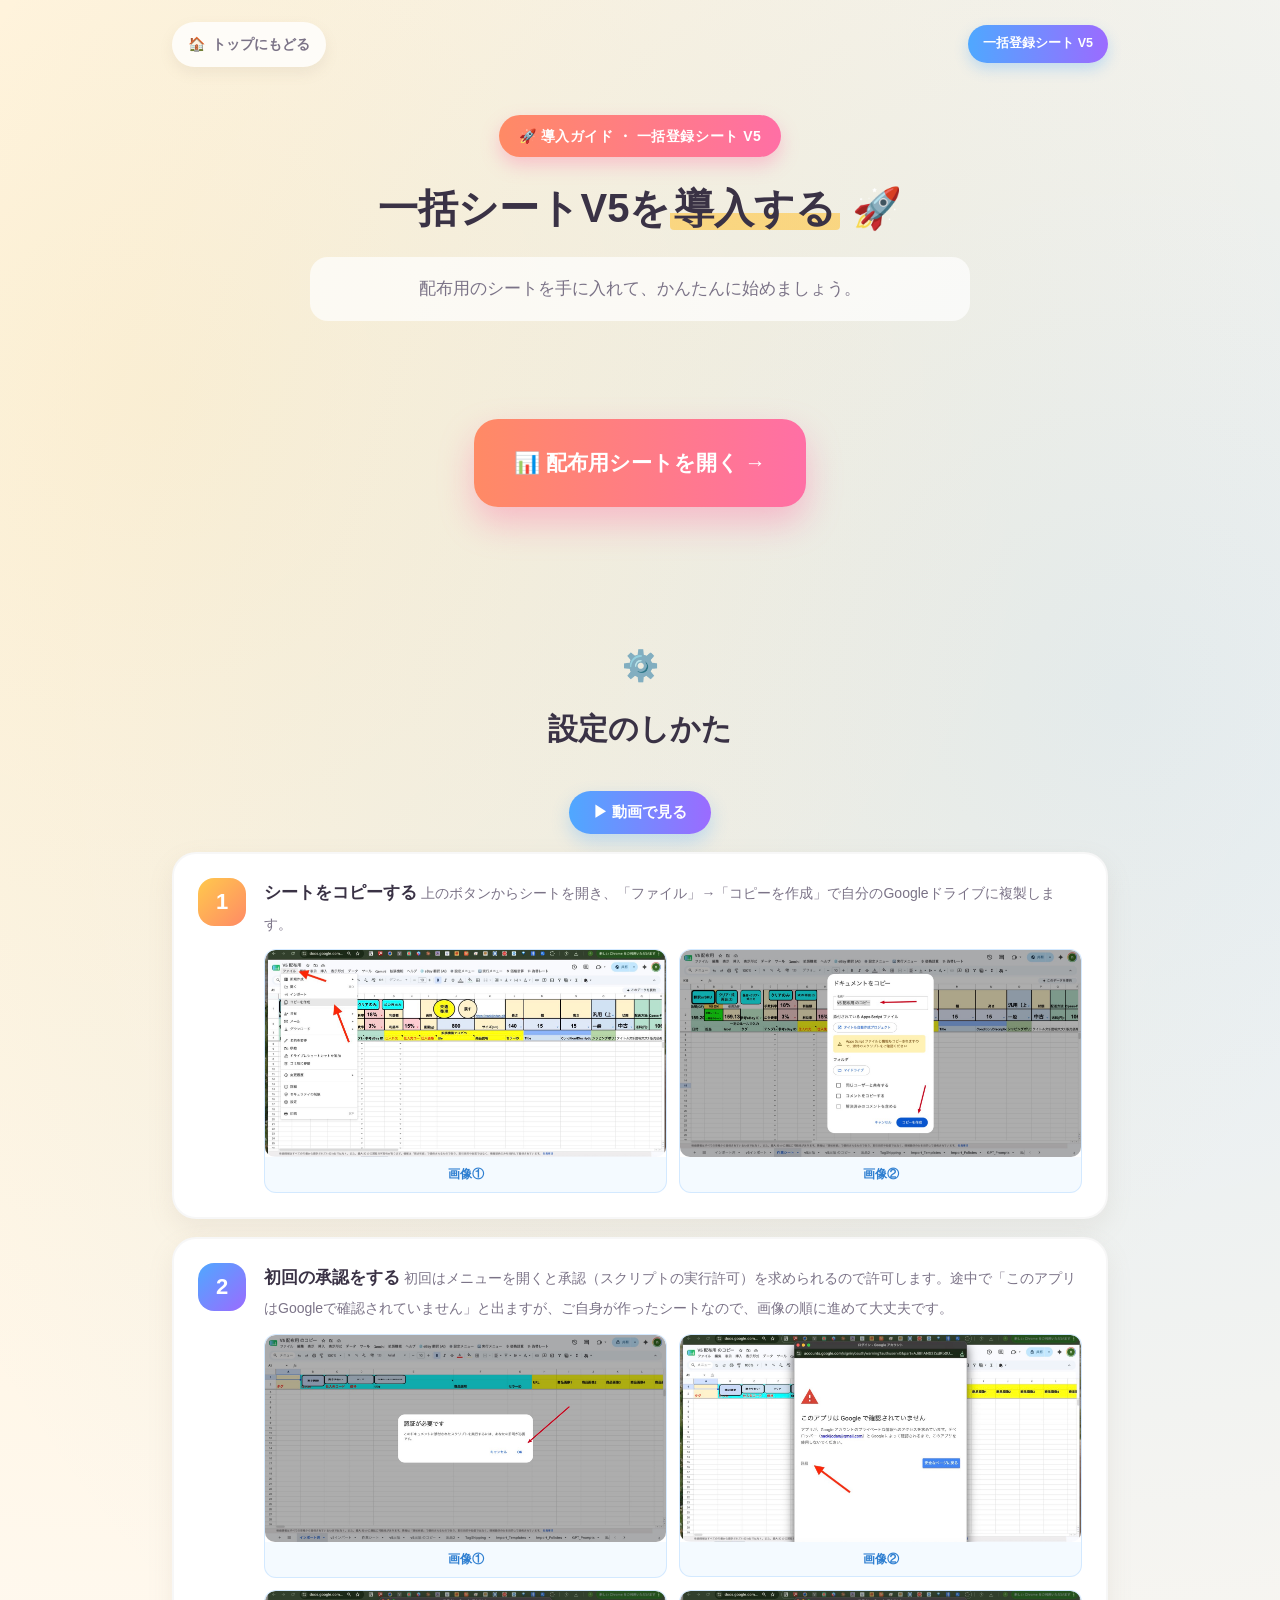
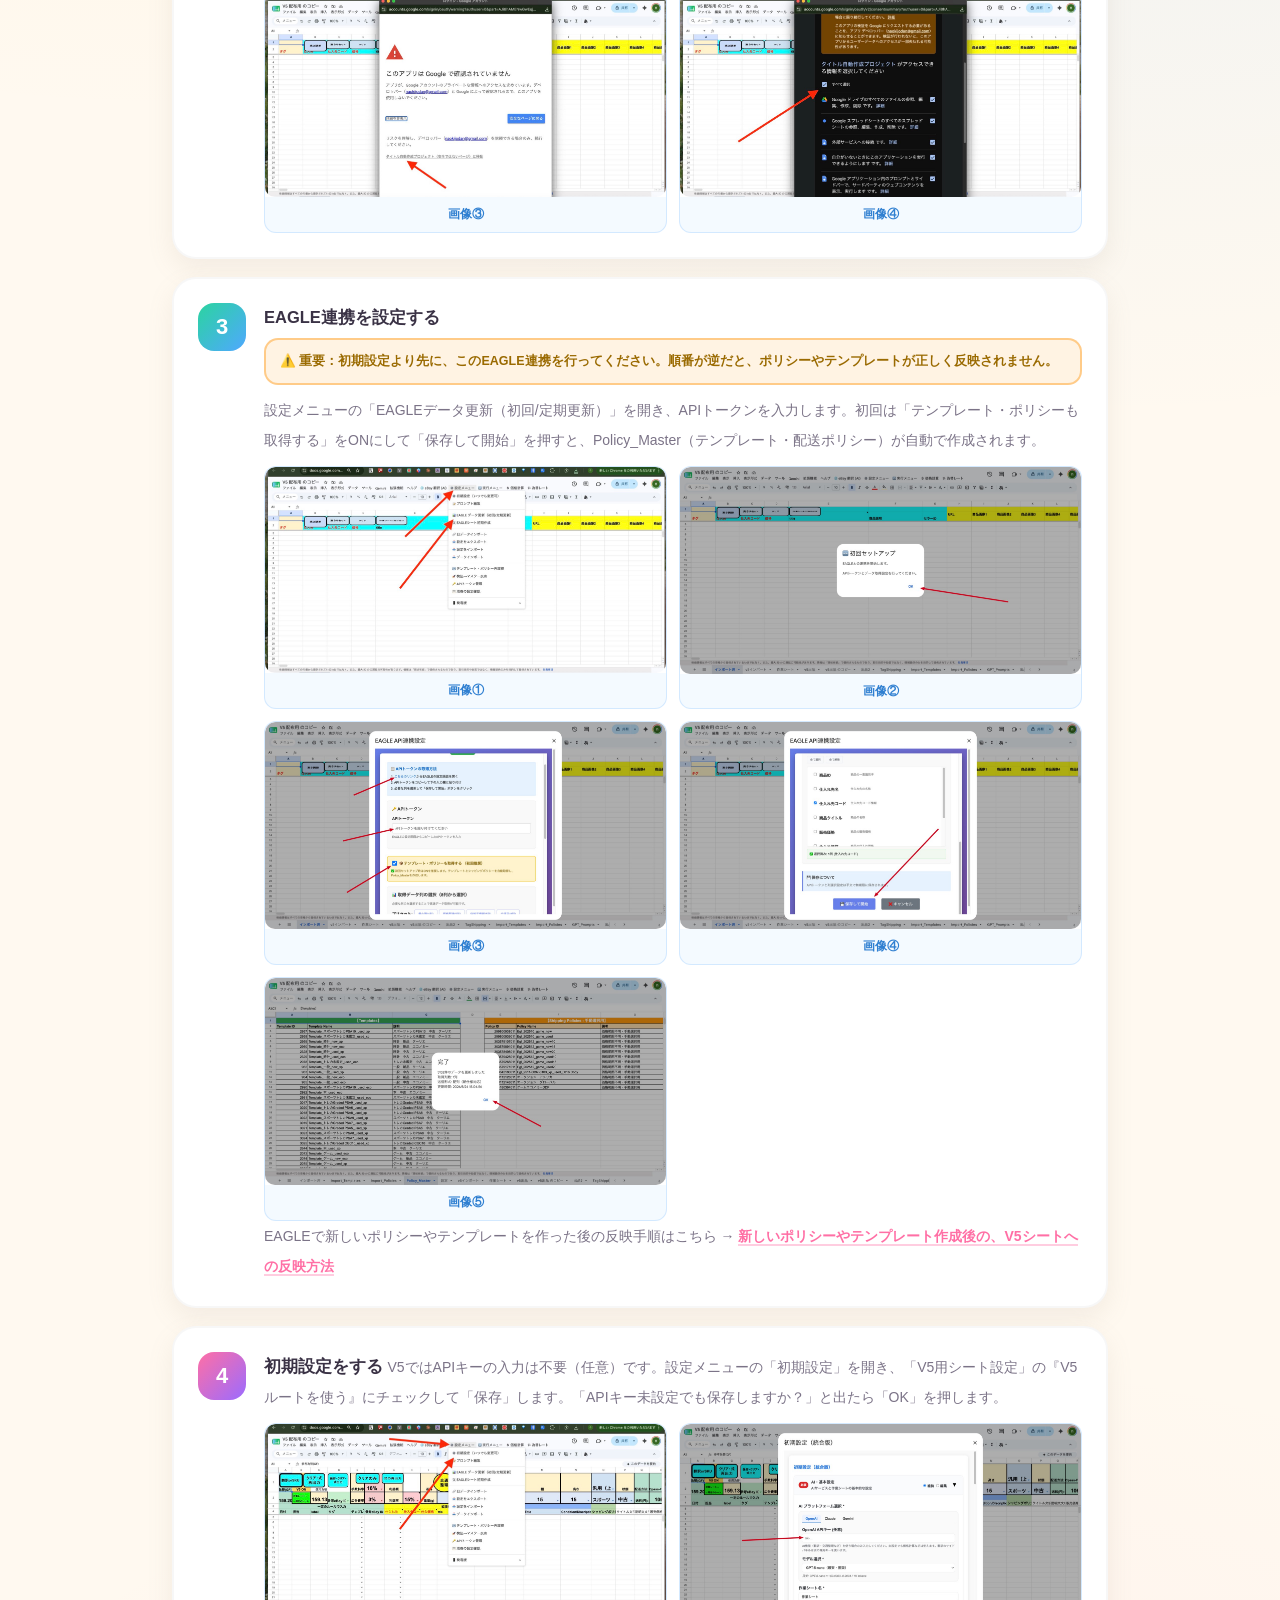
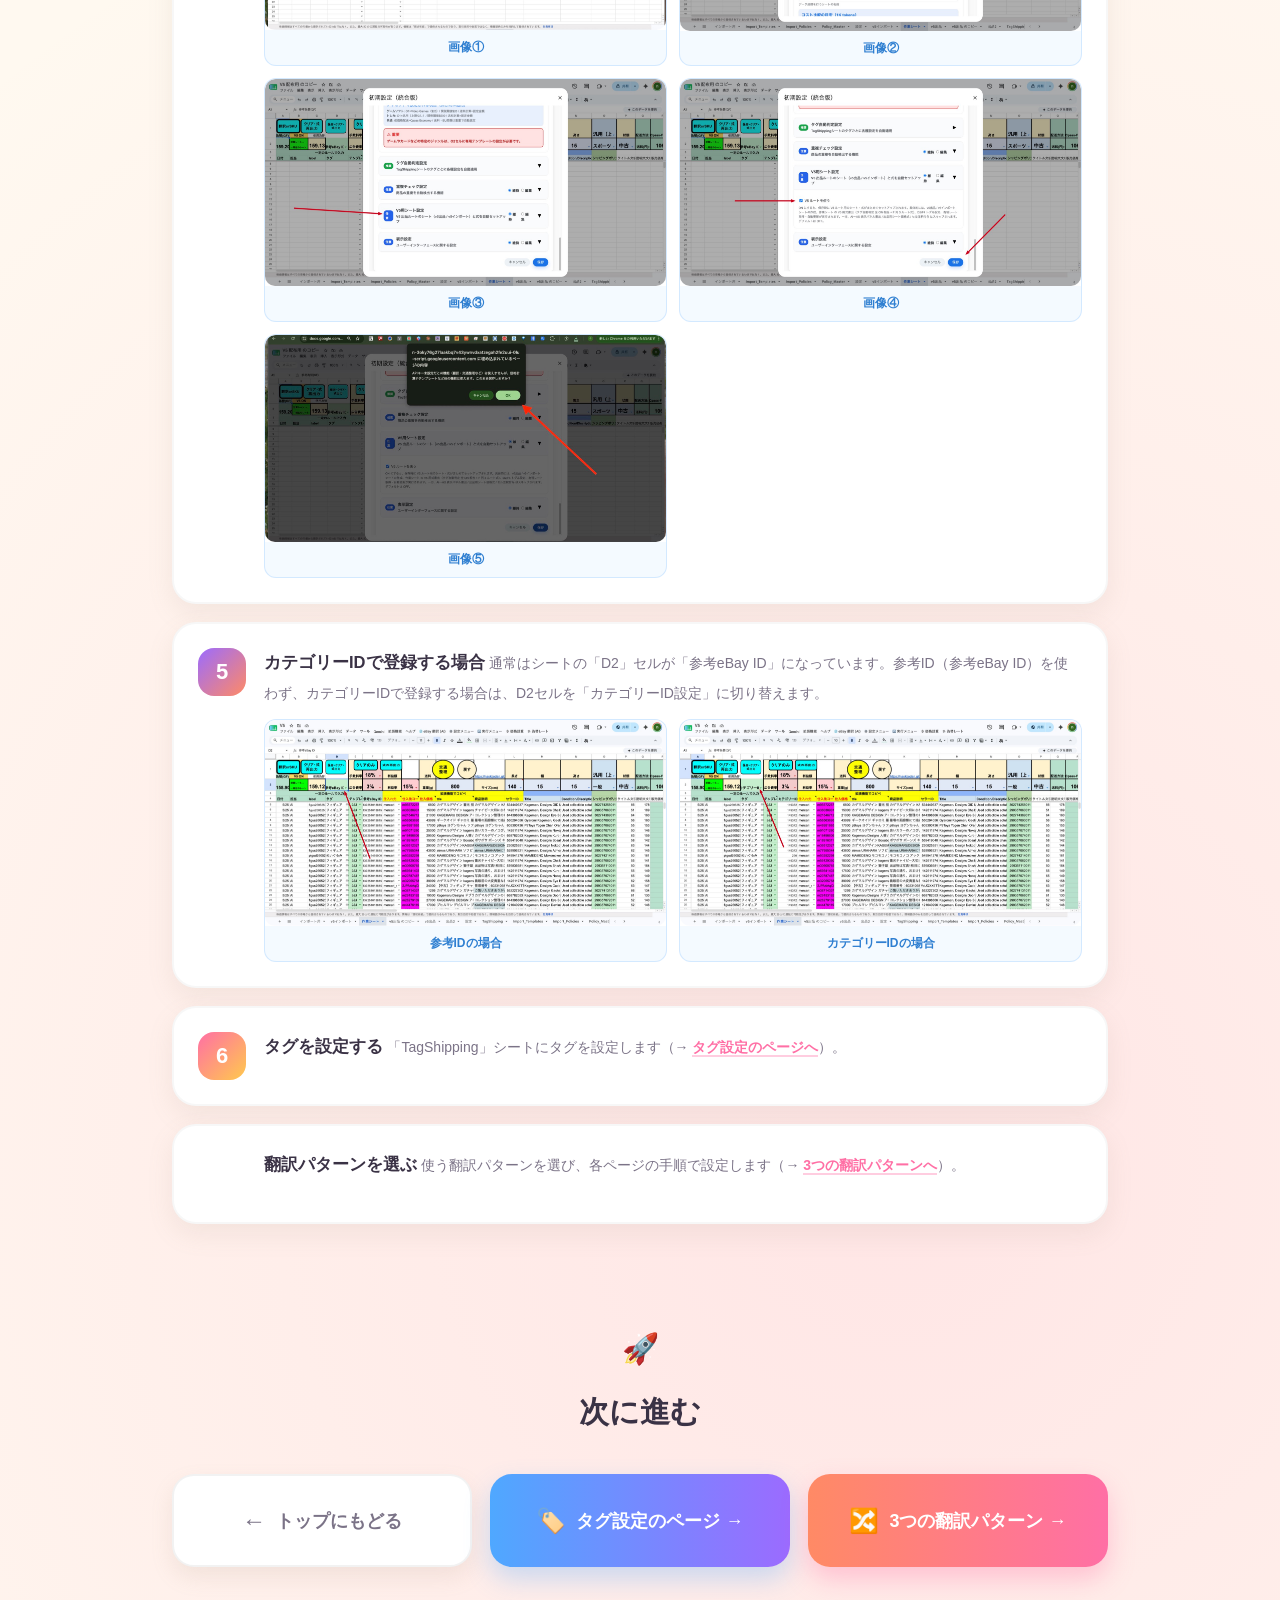
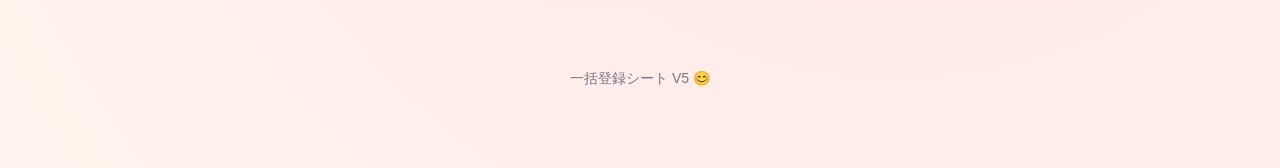
<file: setup.html>
<!DOCTYPE html>
<html lang="ja">
<head>
<meta charset="UTF-8">
<meta name="viewport" content="width=device-width, initial-scale=1.0">
<title>一括シートV5を導入する — 一括登録シート V5</title>
<style>
  :root {
    --ink: #3a3245;
    --ink-soft: #7b7387;
    --cream: #fff9f0;
    --card: #ffffff;
    --peach: #ff8a65;
    --mint: #2bd4a0;
    --sky: #4fa8ff;
    --grape: #9b6bff;
    --sun: #ffc94d;
    --pink: #ff6fa5;
  }
  * { margin: 0; padding: 0; box-sizing: border-box; }
  html { scroll-behavior: smooth; }
  body {
    font-family: -apple-system, BlinkMacSystemFont, "Hiragino Maru Gothic ProN", "Hiragino Sans", "Yu Gothic", Meiryo, sans-serif;
    color: var(--ink);
    background:
      radial-gradient(circle at 12% 8%, rgba(255,201,77,0.18), transparent 28%),
      radial-gradient(circle at 88% 14%, rgba(79,168,255,0.16), transparent 30%),
      radial-gradient(circle at 70% 88%, rgba(255,111,165,0.14), transparent 32%),
      var(--cream);
    line-height: 1.9;
    -webkit-font-smoothing: antialiased;
  }
  .wrap { max-width: 980px; margin: 0 auto; padding: 0 22px; }

  /* ---------- Top nav ---------- */
  .topnav { padding: 22px 0 0; }
  .topnav .wrap { display: flex; align-items: center; justify-content: space-between; gap: 12px; }
  .home-link {
    display: inline-flex; align-items: center; gap: 7px;
    text-decoration: none; font-weight: 800; font-size: 14px; color: var(--ink-soft);
    background: rgba(255,255,255,0.8); padding: 9px 16px; border-radius: 999px;
    box-shadow: 0 6px 14px rgba(160,140,120,0.12);
    transition: transform .15s, box-shadow .15s, color .15s;
  }
  .home-link:hover { transform: translateY(-2px); color: var(--peach); box-shadow: 0 10px 20px rgba(160,140,120,0.18); }
  .brand-tag {
    font-size: 12.5px; font-weight: 800; color: #fff; padding: 7px 15px; border-radius: 999px;
    background: linear-gradient(90deg, var(--sky), var(--grape));
    box-shadow: 0 6px 14px rgba(79,168,255,0.30);
  }

  /* ---------- Header ---------- */
  header { padding: 48px 0 50px; text-align: center; }
  .eyebrow {
    display: inline-block; font-size: 14px; font-weight: 800; letter-spacing: 0.04em;
    color: #fff; padding: 8px 20px; border-radius: 999px; margin-bottom: 24px;
    background: linear-gradient(90deg, var(--peach), var(--pink));
    box-shadow: 0 8px 18px rgba(255,111,165,0.35);
  }
  h1 {
    font-size: clamp(25px, 4.4vw, 40px); font-weight: 900; line-height: 1.35; margin-bottom: 22px;
  }
  h1 .hl {
    background: linear-gradient(transparent 62%, rgba(255,201,77,0.65) 62%);
    padding: 0 4px; border-radius: 4px;
  }
  .lead {
    font-size: clamp(15px, 2.2vw, 17px); color: var(--ink-soft); max-width: 660px; margin: 0 auto;
    background: rgba(255,255,255,0.7); border-radius: 18px; padding: 16px 22px;
  }

  /* ---------- Sections ---------- */
  section { padding: 48px 0; }
  .section-head { text-align: center; margin-bottom: 34px; }
  .section-head h2 { font-size: clamp(22px, 3.6vw, 30px); font-weight: 900; }
  .section-head .emoji { font-size: 30px; display: block; margin-bottom: 6px; }
  .section-head .sub { font-size: 14px; color: var(--ink-soft); margin-top: 8px; }

  /* ---------- Intro / CTA sheet (from index.html) ---------- */
  .cta-wrap { text-align: center; margin-bottom: 34px; }
  .cta-sheet {
    display: inline-flex; align-items: center; justify-content: center; gap: 12px;
    text-decoration: none; text-align: center;
    padding: 24px 40px; border-radius: 24px;
    font-weight: 900; font-size: clamp(16px, 2.8vw, 21px); color: #fff;
    background: linear-gradient(90deg, var(--peach), var(--pink));
    box-shadow: 0 16px 34px rgba(255,111,165,0.40);
    transition: transform .15s, box-shadow .15s;
  }
  .cta-sheet:hover { transform: translateY(-3px); box-shadow: 0 22px 44px rgba(255,111,165,0.52); }

  /* ---------- Steps ---------- */
  .steps { display: grid; gap: 18px; }
  .step {
    display: flex; gap: 18px; align-items: flex-start;
    background: var(--card); border-radius: 24px; padding: 24px 24px;
    box-shadow: 0 10px 26px rgba(160,140,120,0.12);
    border: 2px solid rgba(0,0,0,0.03);
    transition: transform .18s, box-shadow .18s;
  }
  .step:hover { transform: translateY(-3px); box-shadow: 0 16px 34px rgba(160,140,120,0.18); }
  .step .num {
    flex: 0 0 48px; width: 48px; height: 48px; border-radius: 16px;
    display: grid; place-items: center; font-size: 22px; font-weight: 900; color: #fff;
  }
  .step:nth-child(1) .num { background: linear-gradient(135deg, var(--sun), var(--peach)); }
  .step:nth-child(2) .num { background: linear-gradient(135deg, var(--sky), var(--grape)); }
  .step:nth-child(3) .num { background: linear-gradient(135deg, var(--mint), var(--sky)); }
  .step:nth-child(4) .num { background: linear-gradient(135deg, var(--pink), var(--grape)); }
  .step:nth-child(5) .num { background: linear-gradient(135deg, var(--grape), var(--peach)); }
  .step:nth-child(6) .num { background: linear-gradient(135deg, var(--pink), var(--sun)); }
  .step .st-body { flex: 1; min-width: 0; }
  .step .st-title { font-size: 16.5px; font-weight: 800; margin-bottom: 5px; line-height: 1.5; }
  .step .st-text { font-size: 14px; color: var(--ink-soft); line-height: 1.85; }
  .step .step-alert { display: block; margin: 4px 0 10px; padding: 11px 14px; background: rgba(255,170,60,0.14); border: 2px solid rgba(255,170,60,0.55); border-radius: 14px; font-size: 12.5px; font-weight: 800; color: #9a6a00; line-height: 1.7; }
  .step .st-text strong { color: var(--ink); }
  .step .st-text a { color: var(--pink); font-weight: 800; text-decoration: none; border-bottom: 2px solid rgba(255,111,165,0.35); }
  .step .st-text a:hover { border-bottom-color: var(--pink); }

  /* ---------- Next-step buttons ---------- */
  .nextstep { display: flex; gap: 18px; justify-content: center; flex-wrap: wrap; }
  .big-btn {
    flex: 1 1 300px; max-width: 380px;
    display: flex; align-items: center; justify-content: center; gap: 10px;
    text-decoration: none; text-align: center;
    padding: 22px 24px; border-radius: 22px;
    font-weight: 900; font-size: clamp(15px, 2.4vw, 18px); color: #fff;
    box-shadow: 0 12px 26px rgba(79,168,255,0.30);
    transition: transform .15s, box-shadow .15s;
  }
  .big-btn .b-emoji { font-size: 24px; }
  .big-btn.secondary { background: linear-gradient(90deg, var(--sky), var(--grape)); }
  .big-btn.ghost {
    background: #fff; color: var(--ink-soft);
    box-shadow: 0 10px 22px rgba(160,140,120,0.14);
    border: 2px solid rgba(0,0,0,0.05);
  }
  .big-btn.primary { background: linear-gradient(90deg, var(--peach), var(--pink)); box-shadow: 0 12px 26px rgba(255,111,165,0.34); }
  .big-btn:hover { transform: translateY(-3px); box-shadow: 0 18px 34px rgba(79,168,255,0.42); }
  .big-btn.primary:hover { box-shadow: 0 18px 34px rgba(255,111,165,0.46); }
  .big-btn.ghost:hover { box-shadow: 0 16px 30px rgba(160,140,120,0.2); color: var(--ink); }

  footer { padding: 50px 0 76px; text-align: center; color: var(--ink-soft); font-size: 14px; }

  /* ---------- Responsive ---------- */
  @media (max-width: 600px) {
    header { padding: 36px 0 40px; }
    .step { padding: 20px 18px; gap: 14px; }
    .cta-sheet { padding: 20px 26px; width: 100%; }
    .nextstep { flex-direction: column; align-items: stretch; }
    .big-btn { max-width: none; }
    .topnav .wrap { flex-direction: column; align-items: flex-start; gap: 10px; }
  }

  /* Respect reduced-motion */
  @media (prefers-reduced-motion: reduce) {
    .step, .card, .big-btn, .home-link, .cta-sheet { transition: none; }
    html { scroll-behavior: auto; }
  }

  /* ---------- Screenshot slot (base box) ---------- */
  .step .shot-slot {
    margin-top: 12px; border: 2px dashed rgba(79,168,255,0.28); border-radius: 14px;
    padding: 14px 12px; text-align: center; font-size: 12px; color: var(--ink-soft);
    background: rgba(79,168,255,0.05);
  }

  /* ---------- Lightbox: clickable shot-slot (additive) ---------- */
  /* 既存の .shot-slot ルールはそのまま。クリック反応のみ追記する */
  .step .shot-slot {
    cursor: pointer;
    transition: background .18s, box-shadow .18s, transform .18s, border-color .18s;
  }
  .step .shot-slot:hover {
    background: rgba(79,168,255,0.12);
    border-color: rgba(79,168,255,0.5);
    box-shadow: 0 8px 20px rgba(79,168,255,0.22);
    transform: translateY(-2px);
  }
  .step .shot-slot:focus-visible {
    outline: 3px solid rgba(79,168,255,0.55);
    outline-offset: 2px;
  }
  /* 拡大できることを示す小さなヒント（既存テキストと並存） */
  .shot-slot .zoom-hint {
    display: block; margin-top: 8px;
    font-size: 11px; font-weight: 800; letter-spacing: .02em;
    color: #2f7fd1;
  }
  /* 将来 img を入れた時に箱へ収まるサムネ表示 */
  .shot-slot img {
    display: block; max-width: 100%; height: auto;
    margin: 0 auto; border-radius: 10px;
  }
  /* 画像割り当て済みスロット = 小さな「画像を見る」ボタン */
  .step .shot-slot.has-img {
    display: inline-flex; align-items: center; gap: 6px;
    width: auto; margin: 0;
    padding: 7px 15px; border-radius: 999px;
    border: none; background: rgba(79,168,255,0.14);
    color: #2f7fd1; font-size: 12.5px; font-weight: 800;
    text-align: left;
  }
  .step .shot-slot.has-img:hover {
    background: rgba(79,168,255,0.24);
    transform: none; box-shadow: none;
  }
  /* 画像ボタンを横一列にまとめる */
  .step .shot-row {
    display: flex; flex-wrap: wrap; gap: 8px;
    margin-top: 10px;
  }

  /* ---------- Lightbox overlay ---------- */
  .lightbox {
    position: fixed; inset: 0; z-index: 1000;
    display: none; align-items: center; justify-content: center;
    padding: 24px;
    background: rgba(40,32,50,0.72);
    -webkit-backdrop-filter: blur(2px); backdrop-filter: blur(2px);
  }
  .lightbox.is-open { display: flex; }
  .lightbox .lb-content {
    position: relative; max-width: 92vw; max-height: 88vh;
    display: flex; align-items: center; justify-content: center;
  }
  .lightbox .lb-content img {
    display: block; max-width: 92vw; max-height: 88vh;
    width: auto; height: auto;
    border-radius: 16px; background: #fff;
    box-shadow: 0 24px 60px rgba(0,0,0,0.45);
  }
  /* img が無い時のプレースホルダ枠 */
  .lightbox .lb-placeholder {
    display: grid; place-items: center; text-align: center;
    width: min(560px, 86vw); min-height: min(340px, 60vh);
    padding: 28px 24px;
    font-size: clamp(15px, 2.4vw, 19px); font-weight: 800; line-height: 1.8;
    color: var(--ink-soft);
    background: var(--card);
    border: 3px dashed rgba(79,168,255,0.45); border-radius: 18px;
    box-shadow: 0 24px 60px rgba(0,0,0,0.4);
  }
  .lightbox .lb-close {
    position: absolute; top: -14px; right: -14px;
    width: 44px; height: 44px; border-radius: 50%;
    border: none; cursor: pointer;
    display: grid; place-items: center;
    font-size: 24px; font-weight: 900; line-height: 1; color: #fff;
    background: linear-gradient(135deg, var(--peach), var(--pink));
    box-shadow: 0 8px 20px rgba(255,111,165,0.5);
  }
  .lightbox .lb-close:hover { transform: scale(1.06); }
  .lightbox .lb-close:focus-visible {
    outline: 3px solid #fff; outline-offset: 2px;
  }
  @media (max-width: 600px) {
    .lightbox .lb-close { top: -10px; right: -10px; width: 40px; height: 40px; font-size: 22px; }
  }
  @media (prefers-reduced-motion: reduce) {
    .step .shot-slot, .lightbox .lb-close { transition: none; }
  }

  /* ---------- Lightbox prev/next navigation ---------- */
  .lightbox .lb-nav {
    position: absolute; top: 50%; transform: translateY(-50%);
    width: 46px; height: 46px; border-radius: 50%;
    border: none; cursor: pointer;
    display: grid; place-items: center;
    font-size: 28px; font-weight: 900; line-height: 1; color: var(--ink);
    background: rgba(255,255,255,0.9);
    box-shadow: 0 8px 20px rgba(0,0,0,0.32);
    transition: transform .15s, background .15s, opacity .15s;
  }
  .lightbox .lb-prev { left: 10px; }
  .lightbox .lb-next { right: 10px; }
  .lightbox .lb-nav:hover:not(:disabled) { transform: translateY(-50%) scale(1.08); background: #fff; }
  .lightbox .lb-nav:disabled { opacity: 0.3; cursor: default; }
  .lightbox .lb-nav:focus-visible { outline: 3px solid #fff; outline-offset: 2px; }
  .lightbox .lb-counter {
    position: absolute; left: 50%; bottom: 12px; transform: translateX(-50%);
    padding: 5px 16px; border-radius: 999px;
    background: rgba(40,32,50,0.78); color: #fff;
    font-size: 13px; font-weight: 800; white-space: nowrap;
    box-shadow: 0 6px 16px rgba(0,0,0,0.3);
  }
  @media (max-width: 600px) {
    .lightbox .lb-nav { width: 40px; height: 40px; font-size: 24px; }
  }
  @media (prefers-reduced-motion: reduce) {
    .lightbox .lb-nav { transition: none; }
  }
</style>
<link rel="stylesheet" href="videos/video-modal.css">
</head>
<body>
  <!-- ========== Top nav ========== -->
  <nav class="topnav">
    <div class="wrap">
      <a class="home-link" href="index.html"><span aria-hidden="true">🏠</span>トップにもどる</a>
      <span class="brand-tag">一括登録シート V5</span>
    </div>
  </nav>

  <!-- ========== Header ========== -->
  <header>
    <div class="wrap">
      <span class="eyebrow">🚀 導入ガイド ・ 一括登録シート V5</span>
      <h1>一括シートV5を<span class="hl">導入する</span> 🚀</h1>
      <p class="lead">配布用のシートを手に入れて、かんたんに始めましょう。</p>
    </div>
  </header>

  <!-- ========== CTA ========== -->
  <section>
    <div class="wrap">
      <div class="cta-wrap">
        <a class="cta-sheet" href="https://docs.google.com/spreadsheets/d/1EMGy24CkZNmTfYf6HmnP0YL30vJzAWhqlM475edCwh0/edit?gid=1499391446#gid=1499391446" target="_blank" rel="noopener noreferrer">📊 配布用シートを開く →</a>
      </div>
    </div>
  </section>

  <!-- ========== 設定のしかた ========== -->
  <section>
    <div class="wrap">
      <div class="section-head">
        <span class="emoji">⚙️</span>
        <h2>設定のしかた</h2>
      </div>

      <div class="video-btn-wrap"><button class="video-btn" data-video="videos/02_intro.mp4">▶ 動画で見る</button></div>

      <div class="steps">

        <!-- Step 1 -->
        <div class="step">
          <span class="num" aria-hidden="true">1</span>
          <span class="st-body">
            <span class="st-title">シートをコピーする</span>
            <span class="st-text">上のボタンからシートを開き、「ファイル」→「コピーを作成」で自分のGoogleドライブに複製します。</span>
            <div class="shot-row">
              <div class="shot-slot has-img" data-img="images/setup-01.jpg" data-alt="シートのファイルメニューから「コピーを作成」を選ぶ">📷 画像①</div>
              <div class="shot-slot has-img" data-img="images/setup-02.jpg" data-alt="「ドキュメントをコピー」ダイアログで名前を確認して「コピーを作成」を押す">📷 画像②</div>
            </div>
          </span>
        </div>

        <!-- Step 2 -->
        <div class="step">
          <span class="num" aria-hidden="true">2</span>
          <span class="st-body">
            <span class="st-title">初回の承認をする</span>
            <span class="st-text">初回はメニューを開くと承認（スクリプトの実行許可）を求められるので許可します。途中で「このアプリはGoogleで確認されていません」と出ますが、ご自身が作ったシートなので、画像の順に進めて大丈夫です。</span>
            <div class="shot-row">
              <div class="shot-slot has-img" data-img="images/auth-01.jpg" data-alt="「認証が必要です」→ OK を押す">📷 画像①</div>
              <div class="shot-slot has-img" data-img="images/auth-02.jpg" data-alt="「このアプリはGoogleで確認されていません」→ 詳細 をクリック">📷 画像②</div>
              <div class="shot-slot has-img" data-img="images/auth-03.jpg" data-alt="詳細を開き「（安全ではないページ）に移動」をクリック">📷 画像③</div>
              <div class="shot-slot has-img" data-img="images/auth-04.jpg" data-alt="アクセス権限を確認して「許可」を押す">📷 画像④</div>
            </div>
          </span>
        </div>

        <!-- Step 3: EAGLE -->
        <div class="step">
          <span class="num" aria-hidden="true">3</span>
          <span class="st-body">
            <span class="st-title">EAGLE連携を設定する</span>
            <span class="step-alert">⚠️ 重要：初期設定より先に、このEAGLE連携を行ってください。順番が逆だと、ポリシーやテンプレートが正しく反映されません。</span>
            <span class="st-text">設定メニューの「EAGLEデータ更新（初回/定期更新）」を開き、APIトークンを入力します。初回は「テンプレート・ポリシーも取得する」をONにして「保存して開始」を押すと、Policy_Master（テンプレート・配送ポリシー）が自動で作成されます。</span>
            <div class="shot-row">
              <div class="shot-slot has-img" data-img="images/eagle-01.jpg" data-alt="設定メニューから「EAGLEデータ更新（初回/定期更新）」を開く">📷 画像①</div>
              <div class="shot-slot has-img" data-img="images/eagle-02.jpg" data-alt="「初回セットアップ」→ OK を押す">📷 画像②</div>
              <div class="shot-slot has-img" data-img="images/eagle-03.jpg" data-alt="APIトークンを貼り付け、「テンプレート・ポリシーも取得する」をON">📷 画像③</div>
              <div class="shot-slot has-img" data-img="images/eagle-04.jpg" data-alt="取得する列を選び「保存して開始」を押す">📷 画像④</div>
              <div class="shot-slot has-img" data-img="images/eagle-05.jpg" data-alt="完了：Policy_Master（テンプレート・ポリシー）が作成される">📷 画像⑤</div>
            </div>
            <span class="st-text">EAGLEで新しいポリシーやテンプレートを作った後の反映手順はこちら → <a href="template-sync.html">新しいポリシーやテンプレート作成後の、V5シートへの反映方法</a></span>
          </span>
        </div>

        <!-- Step 4: 初期設定 -->
        <div class="step">
          <span class="num" aria-hidden="true">4</span>
          <span class="st-body">
            <span class="st-title">初期設定をする</span>
            <span class="st-text">V5ではAPIキーの入力は不要（任意）です。設定メニューの「初期設定」を開き、「V5用シート設定」の『V5ルートを使う』にチェックして「保存」します。「APIキー未設定でも保存しますか？」と出たら「OK」を押します。</span>
            <div class="shot-row">
              <div class="shot-slot has-img" data-img="images/init-01.jpg" data-alt="設定メニューから「初期設定」を開く">📷 画像①</div>
              <div class="shot-slot has-img" data-img="images/init-02.jpg" data-alt="初期設定（統合版）。APIキーは任意なので空欄でOK">📷 画像②</div>
              <div class="shot-slot has-img" data-img="images/init-03.jpg" data-alt="下にスクロールし「V5用シート設定」を開く">📷 画像③</div>
              <div class="shot-slot has-img" data-img="images/init-04.jpg" data-alt="「V5ルートを使う」にチェックして「保存」を押す">📷 画像④</div>
              <div class="shot-slot has-img" data-img="images/init-05.jpg" data-alt="「APIキー未設定でも保存しますか？」→ OK を押す">📷 画像⑤</div>
            </div>
          </span>
        </div>

        <!-- Step 5: カテゴリーIDで登録する場合 -->
        <div class="step">
          <span class="num" aria-hidden="true">5</span>
          <span class="st-body">
            <span class="st-title">カテゴリーIDで登録する場合</span>
            <span class="st-text">通常はシートの「D2」セルが「参考eBay ID」になっています。参考ID（参考eBay ID）を使わず、カテゴリーIDで登録する場合は、D2セルを「カテゴリーID設定」に切り替えます。</span>
            <div class="shot-row">
              <div class="shot-slot has-img" data-img="images/refid-01.jpg" data-alt="通常：D2セルが「参考eBay ID」">📷 参考IDの場合</div>
              <div class="shot-slot has-img" data-img="images/catid-01.jpg" data-alt="切り替え後：D2セルを「カテゴリーID設定」に">📷 カテゴリーIDの場合</div>
            </div>
          </span>
        </div>

        <!-- Step 6 -->
        <div class="step">
          <span class="num" aria-hidden="true">6</span>
          <span class="st-body">
            <span class="st-title">タグを設定する</span>
            <span class="st-text">「TagShipping」シートにタグを設定します（→ <a href="tags.html">タグ設定のページへ</a>）。</span>
          </span>
        </div>

        <!-- Step 7 -->
        <div class="step">
          <span class="num" aria-hidden="true">7</span>
          <span class="st-body">
            <span class="st-title">翻訳パターンを選ぶ</span>
            <span class="st-text">使う翻訳パターンを選び、各ページの手順で設定します（→ <a href="patterns.html">3つの翻訳パターンへ</a>）。</span>
          </span>
        </div>

      </div>
    </div>
  </section>

  <!-- ========== ページ下部ナビ ========== -->
  <section>
    <div class="wrap">
      <div class="section-head">
        <span class="emoji">🚀</span>
        <h2>次に進む</h2>
      </div>
      <div class="nextstep">
        <a class="big-btn ghost" href="index.html"><span class="b-emoji" aria-hidden="true">←</span>トップにもどる</a>
        <a class="big-btn secondary" href="tags.html"><span class="b-emoji" aria-hidden="true">🏷️</span>タグ設定のページ →</a>
        <a class="big-btn primary" href="patterns.html"><span class="b-emoji" aria-hidden="true">🔀</span>3つの翻訳パターン →</a>
      </div>
    </div>
  </section>

  <footer><div class="wrap">一括登録シート V5 😊</div></footer>

  <!-- ========== Lightbox overlay (試作) ========== -->
  <div class="lightbox" id="lightbox" role="dialog" aria-modal="true" aria-label="スクリーンショット拡大表示" aria-hidden="true">
    <div class="lb-content" id="lbContent">
      <button type="button" class="lb-close" id="lbClose" aria-label="閉じる">×</button>
      <button type="button" class="lb-nav lb-prev" id="lbPrev" aria-label="前の画像">‹</button>
      <button type="button" class="lb-nav lb-next" id="lbNext" aria-label="次の画像">›</button>
      <span class="lb-counter" id="lbCounter" aria-live="polite"></span>
      <!-- 拡大コンテンツ（img もしくはプレースホルダ）はJSで差し込みます -->
    </div>
  </div>

  <script>
  (function () {
    var lightbox = document.getElementById('lightbox');
    var lbContent = document.getElementById('lbContent');
    var lbClose = document.getElementById('lbClose');
    var lbPrev = document.getElementById('lbPrev');
    var lbNext = document.getElementById('lbNext');
    var lbCounter = document.getElementById('lbCounter');
    var lastFocused = null;

    // 現在表示中のグループ（同じ shot-row 内のスロット）と位置
    var currentGroup = [];
    var currentIndex = 0;

    // 直前に差し込んだ拡大要素（再オープン時に消すため）
    var currentMedia = null;

    function clearMedia() {
      if (currentMedia && currentMedia.parentNode === lbContent) {
        lbContent.removeChild(currentMedia);
      }
      currentMedia = null;
    }

    // 1つのスロットから拡大表示用の要素を作る
    function buildMedia(slot) {
      var dataImg = slot.getAttribute('data-img');
      var srcImg = slot.querySelector('img');
      if (dataImg) {
        // data-img があれば、その画像を拡大表示
        var bigD = document.createElement('img');
        bigD.src = dataImg;
        bigD.alt = slot.getAttribute('data-alt') || '';
        return bigD;
      }
      if (srcImg) {
        // .shot-slot 内に画像があれば、それを拡大表示（src / alt を引き継ぐ）
        var big = document.createElement('img');
        big.src = srcImg.getAttribute('src');
        big.alt = srcImg.getAttribute('alt') || '';
        return big;
      }
      // 画像未取得（プレースホルダのみ）の場合の代替表示
      var ph = document.createElement('div');
      ph.className = 'lb-placeholder';
      ph.textContent = '📷 ここにスクリーンショットが入ります（後で差し込み）';
      return ph;
    }

    // 前へ／次へボタンとカウンターの表示を更新する
    function updateNav() {
      var multi = currentGroup.length > 1;
      lbPrev.style.display = multi ? '' : 'none';
      lbNext.style.display = multi ? '' : 'none';
      if (multi) {
        lbCounter.style.display = '';
        lbCounter.textContent = (currentIndex + 1) + ' / ' + currentGroup.length;
        lbPrev.disabled = (currentIndex === 0);
        lbNext.disabled = (currentIndex === currentGroup.length - 1);
      } else {
        lbCounter.style.display = 'none';
      }
    }

    // 現在の index の画像を描画し直す
    function renderCurrent() {
      clearMedia();
      currentMedia = buildMedia(currentGroup[currentIndex]);
      lbContent.appendChild(currentMedia);
      updateNav();
    }

    // index を移動して描画する（範囲外は無視）
    function showAt(index) {
      if (index < 0 || index >= currentGroup.length) return;
      currentIndex = index;
      renderCurrent();
    }

    function openLightbox(slot) {
      // 同じ shot-row 内のスロットをグループにする。なければ単独表示
      var row = slot.closest ? slot.closest('.shot-row') : null;
      if (row) {
        currentGroup = Array.prototype.slice.call(row.querySelectorAll('.shot-slot'));
      } else {
        currentGroup = [slot];
      }
      currentIndex = currentGroup.indexOf(slot);
      if (currentIndex < 0) currentIndex = 0;

      renderCurrent();

      lastFocused = document.activeElement;
      lightbox.classList.add('is-open');
      lightbox.setAttribute('aria-hidden', 'false');
      document.body.style.overflow = 'hidden';
      lbClose.focus();
    }

    function closeLightbox() {
      lightbox.classList.remove('is-open');
      lightbox.setAttribute('aria-hidden', 'true');
      document.body.style.overflow = '';
      clearMedia();
      if (lastFocused && typeof lastFocused.focus === 'function') {
        lastFocused.focus();
      }
      lastFocused = null;
    }

    // すべての .shot-slot をクリック可能にする
    var slots = document.querySelectorAll('.shot-slot');
    Array.prototype.forEach.call(slots, function (slot) {
      slot.setAttribute('tabindex', '0');
      slot.setAttribute('role', 'button');
      slot.addEventListener('click', function () { openLightbox(slot); });
      // キーボード操作（Enter / Space）でも開ける
      slot.addEventListener('keydown', function (e) {
        if (e.key === 'Enter' || e.key === ' ' || e.key === 'Spacebar') {
          e.preventDefault();
          openLightbox(slot);
        }
      });
    });

    // 閉じる: × ボタン
    lbClose.addEventListener('click', closeLightbox);

    // 前へ／次へボタン
    lbPrev.addEventListener('click', function () { showAt(currentIndex - 1); });
    lbNext.addEventListener('click', function () { showAt(currentIndex + 1); });

    // 閉じる: 暗幕（背景）クリック。中央コンテンツのクリックでは閉じない
    lightbox.addEventListener('click', function (e) {
      if (e.target === lightbox) {
        closeLightbox();
      }
    });

    // キーボード操作: Esc で閉じる、← → で前後の画像へ
    document.addEventListener('keydown', function (e) {
      if (!lightbox.classList.contains('is-open')) return;
      if (e.key === 'Escape') {
        closeLightbox();
      } else if (e.key === 'ArrowLeft') {
        showAt(currentIndex - 1);
      } else if (e.key === 'ArrowRight') {
        showAt(currentIndex + 1);
      }
    });
  })();
  </script>
  <!-- 画像を常時表示（2列埋め込み）：data-img を img として埋め込み、クリックで従来どおり拡大 -->
  <style>
    .step .shot-row {
      display: grid; grid-template-columns: repeat(2, 1fr);
      gap: 12px; align-items: start;
    }
    .step .shot-slot.has-img {
      display: block; width: auto; margin: 0; padding: 0;
      border: 1px solid rgba(79,168,255,0.25); border-radius: 12px;
      background: #fff; overflow: hidden; cursor: zoom-in;
    }
    .step .shot-slot.has-img:hover {
      border-color: rgba(79,168,255,0.55);
      box-shadow: 0 8px 20px rgba(79,168,255,0.22); transform: none;
    }
    .step .shot-slot.has-img img {
      display: block; width: 100%; height: auto;
    }
    .step .shot-slot.has-img .shot-cap {
      display: block; padding: 6px 8px; text-align: center;
      font-size: 12px; font-weight: 700; color: #2f7fd1;
      background: rgba(79,168,255,0.06);
    }
    @media (max-width: 600px) {
      .step .shot-row { grid-template-columns: 1fr; }
    }
  </style>
  <script>
  (function () {
    var slots = document.querySelectorAll('.shot-slot.has-img');
    Array.prototype.forEach.call(slots, function (slot) {
      if (slot.querySelector('img')) return;
      var src = slot.getAttribute('data-img');
      if (!src) return;
      var label = (slot.textContent || '').replace(/^\s*📷\s*/, '').trim();
      var img = document.createElement('img');
      img.src = src;
      img.alt = slot.getAttribute('data-alt') || '';
      img.loading = 'lazy';
      slot.textContent = '';
      slot.appendChild(img);
      if (label) {
        var cap = document.createElement('span');
        cap.className = 'shot-cap';
        cap.textContent = label;
        slot.appendChild(cap);
      }
    });
  })();
  </script>
<script src="videos/video-modal.js"></script>
</body>
</html>
</file>
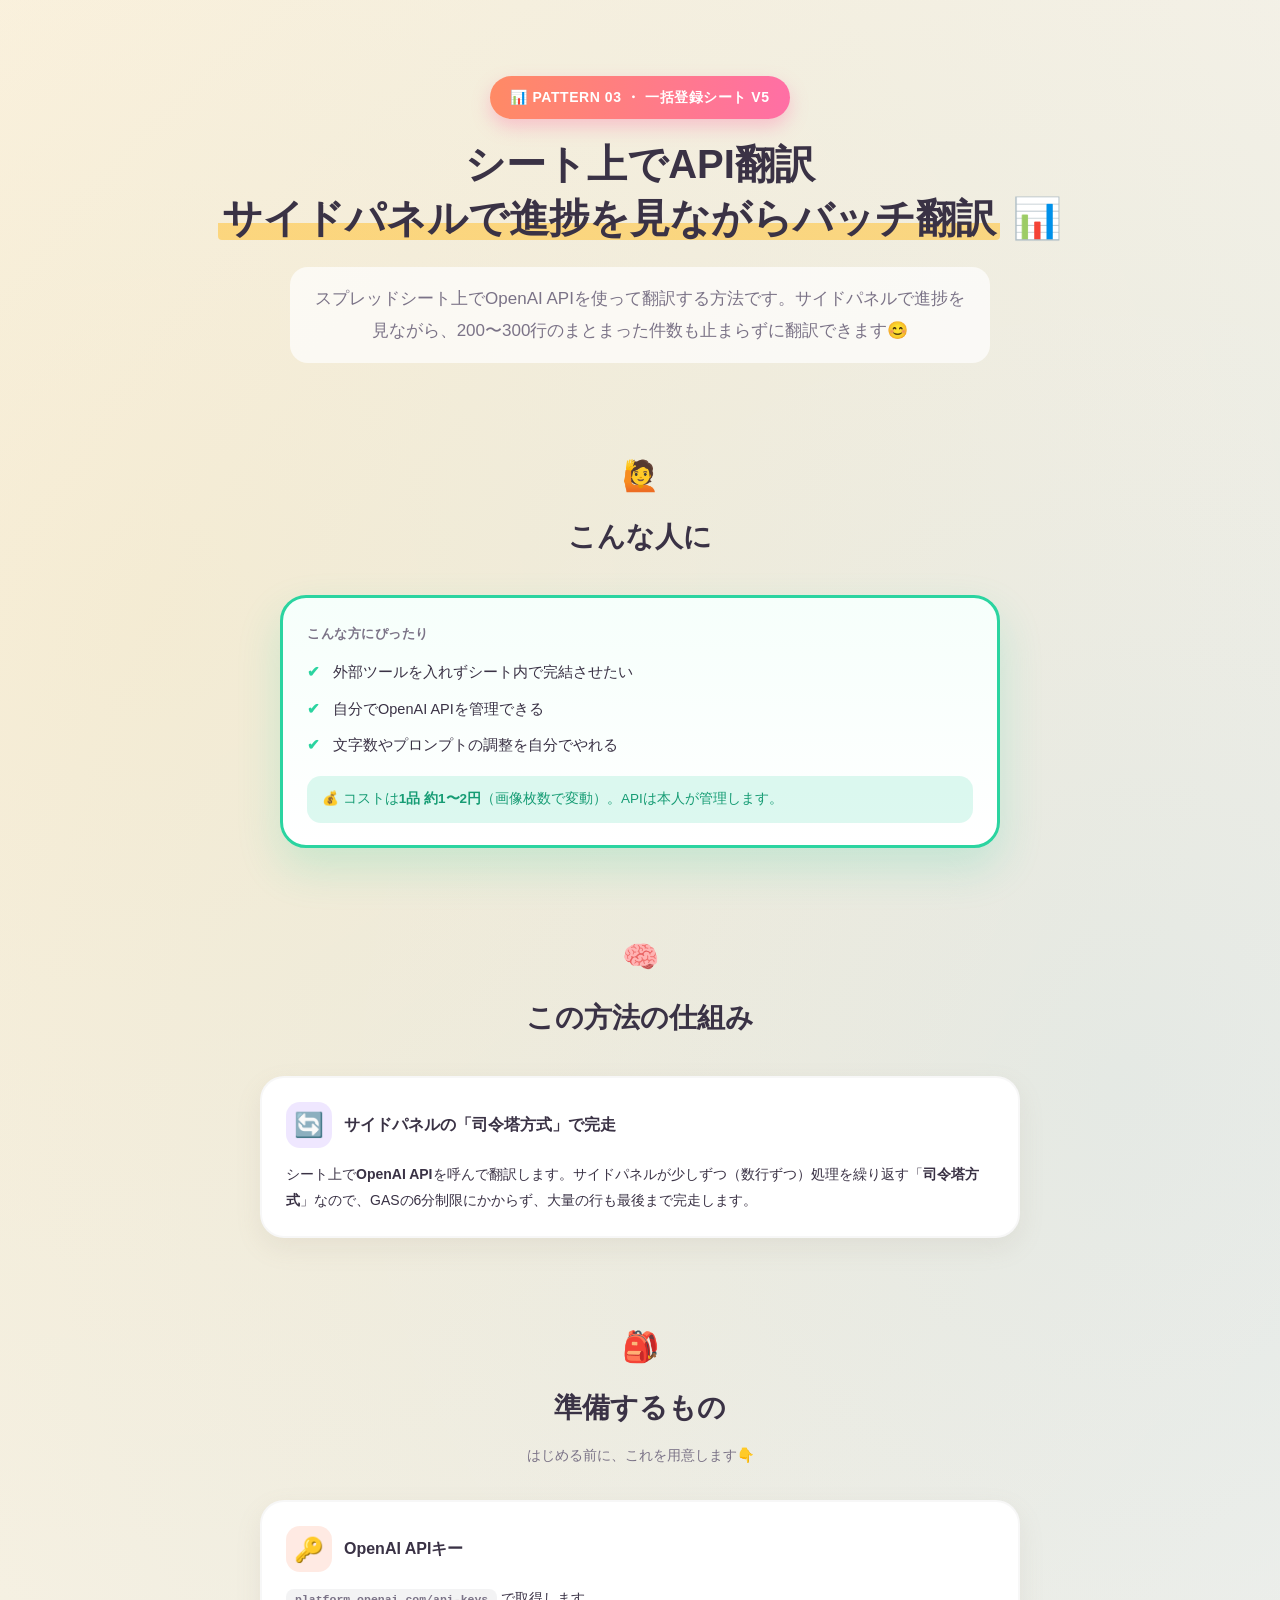
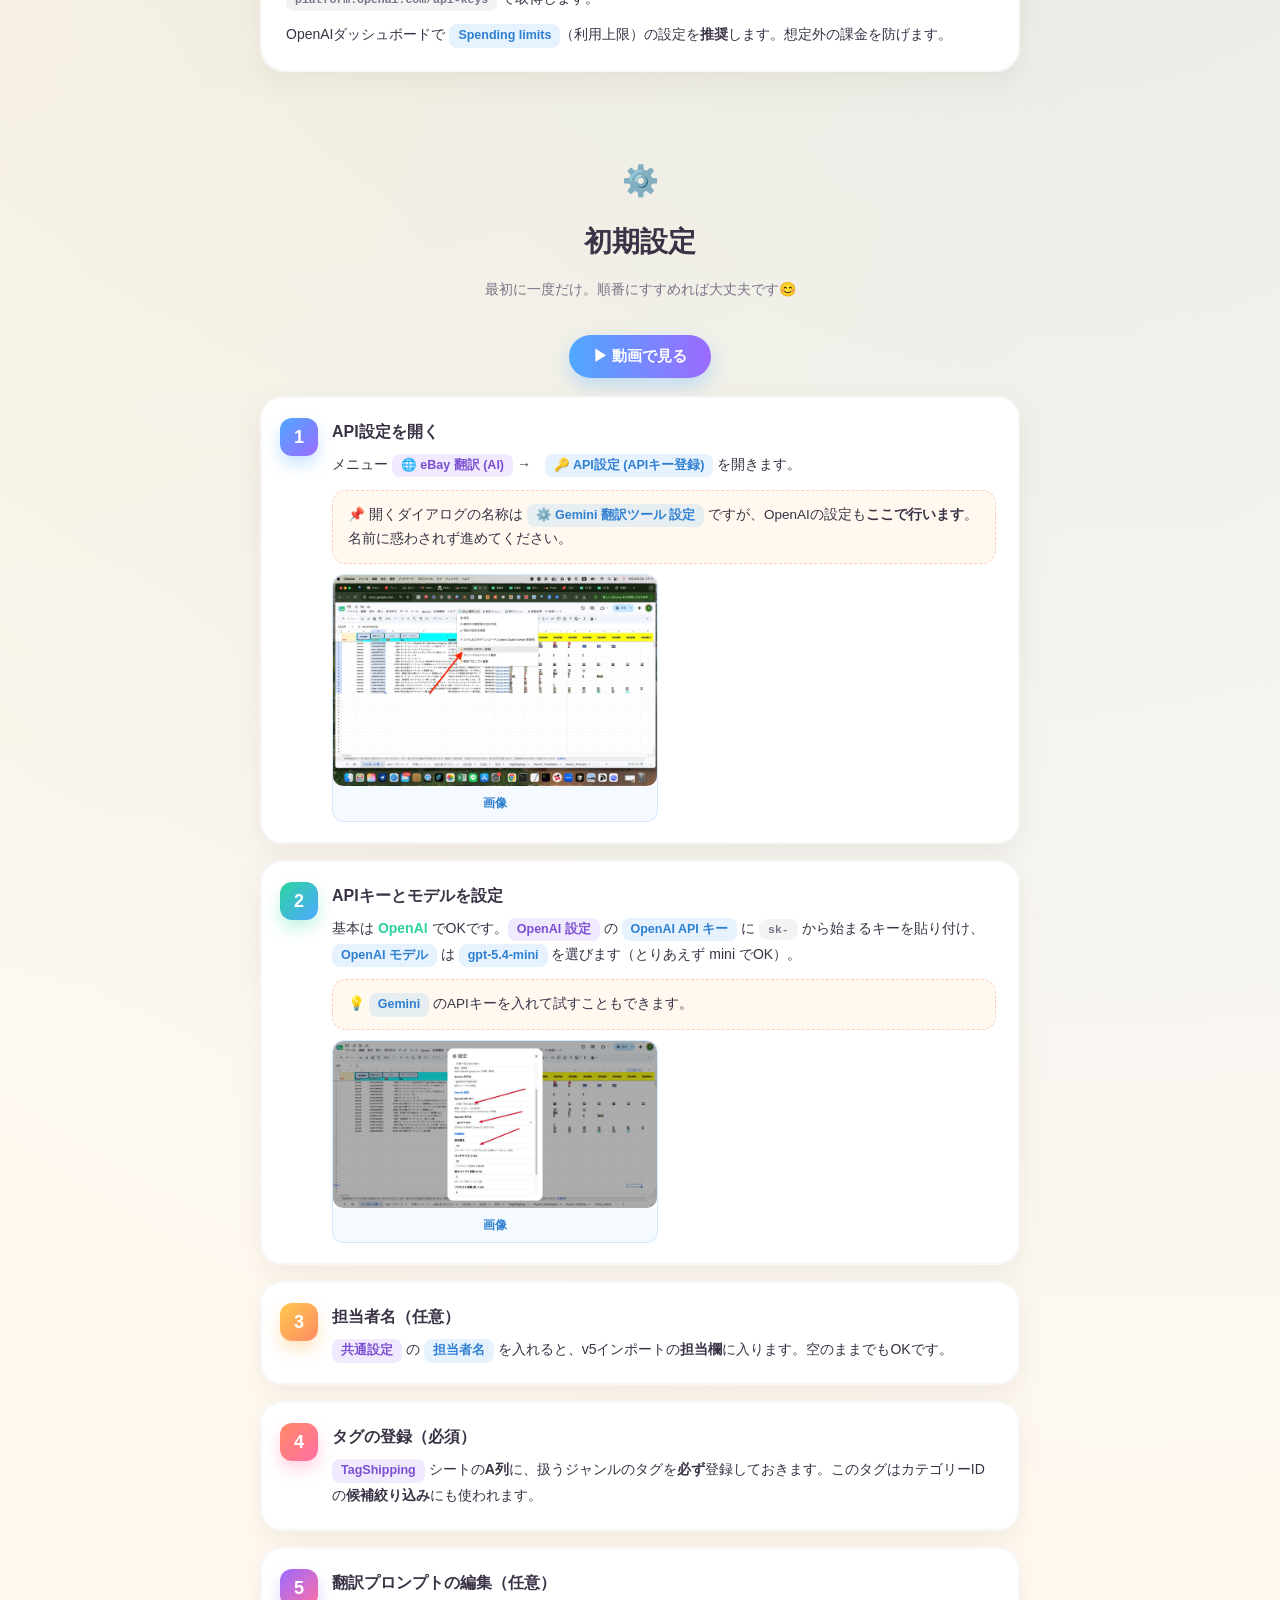
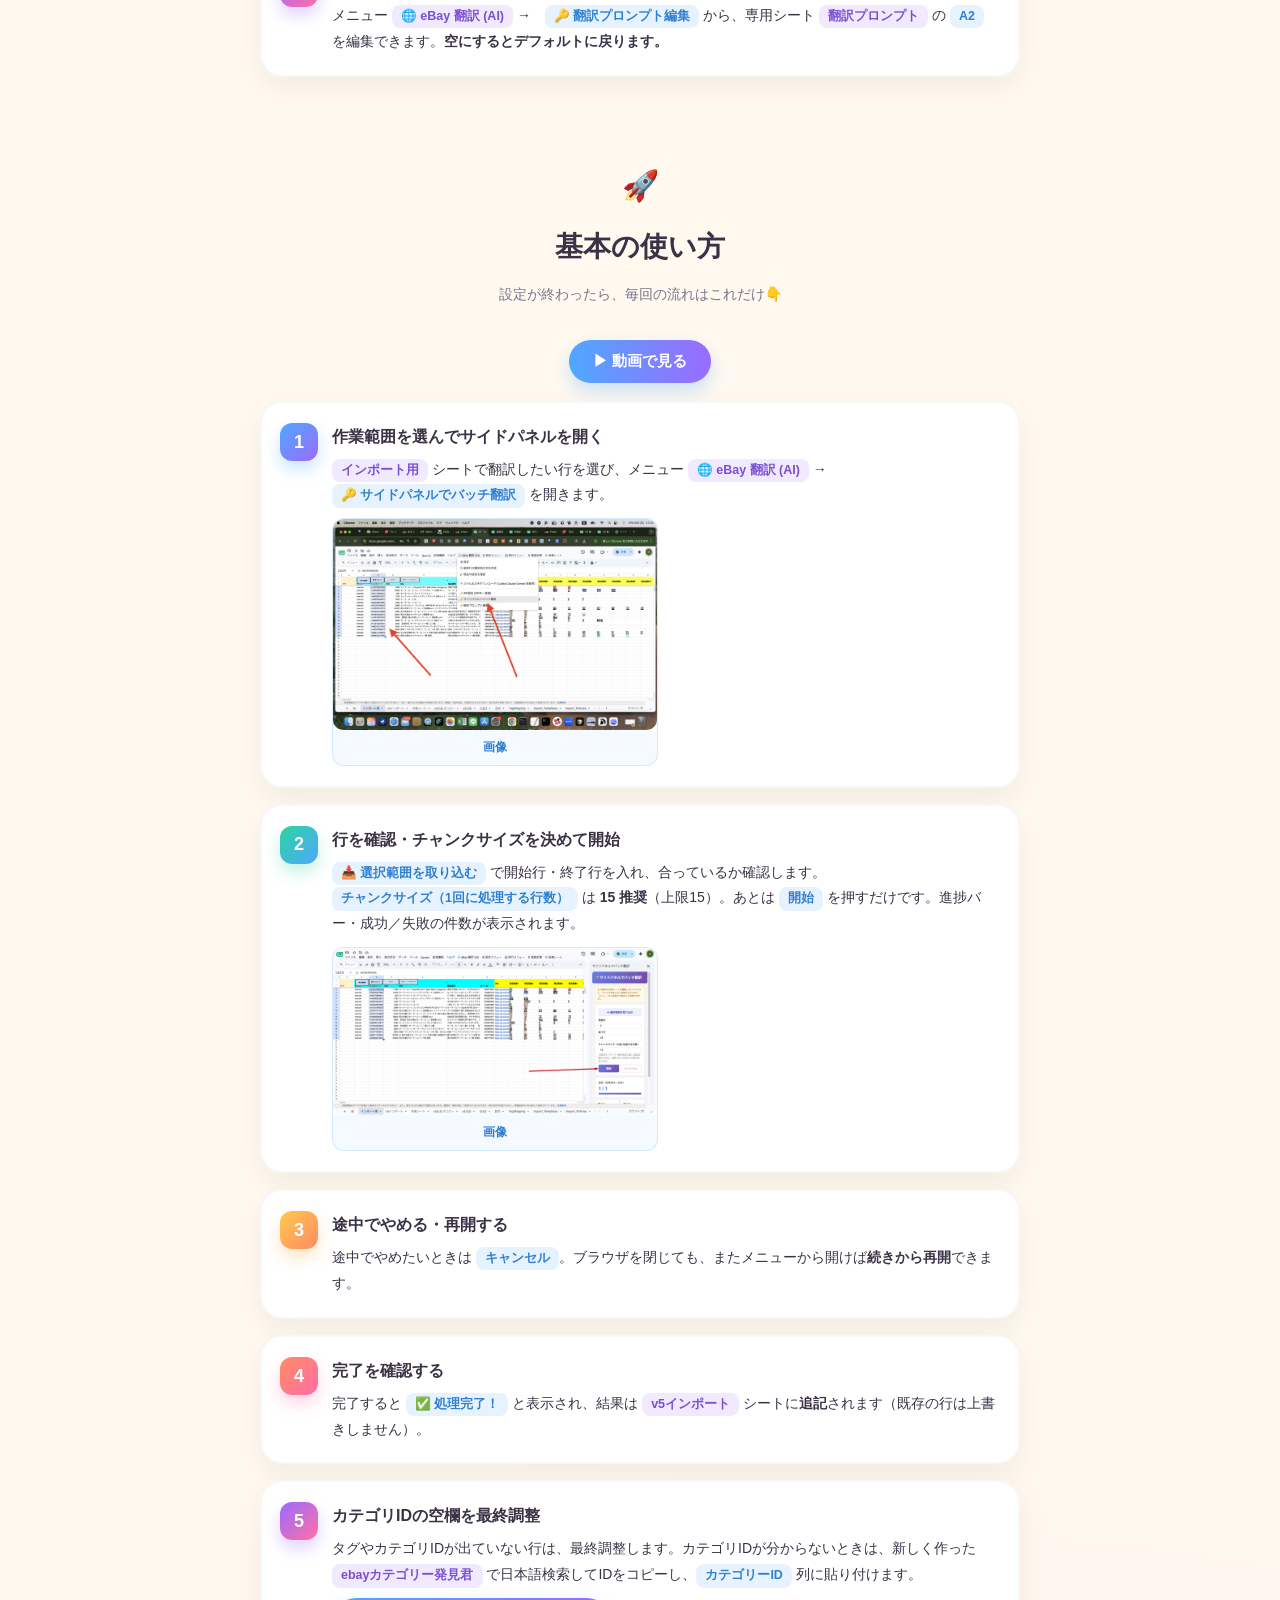
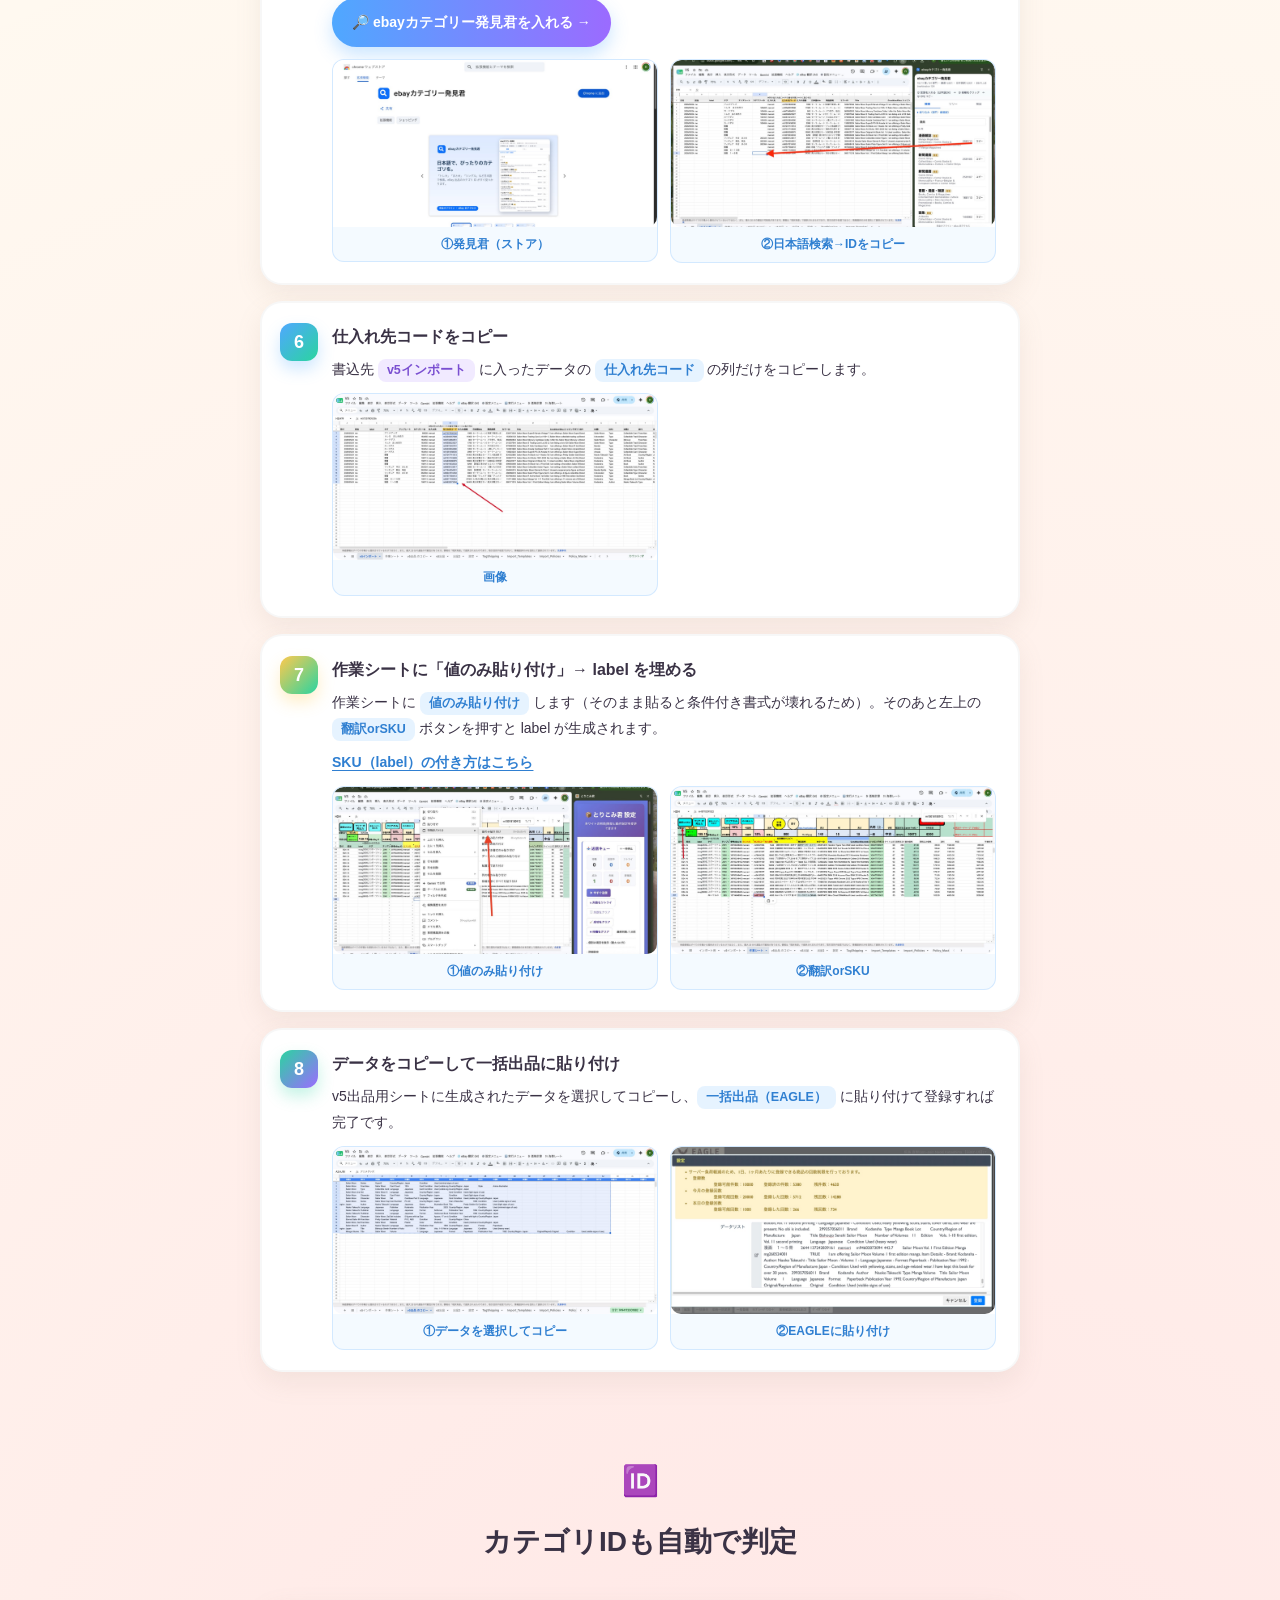
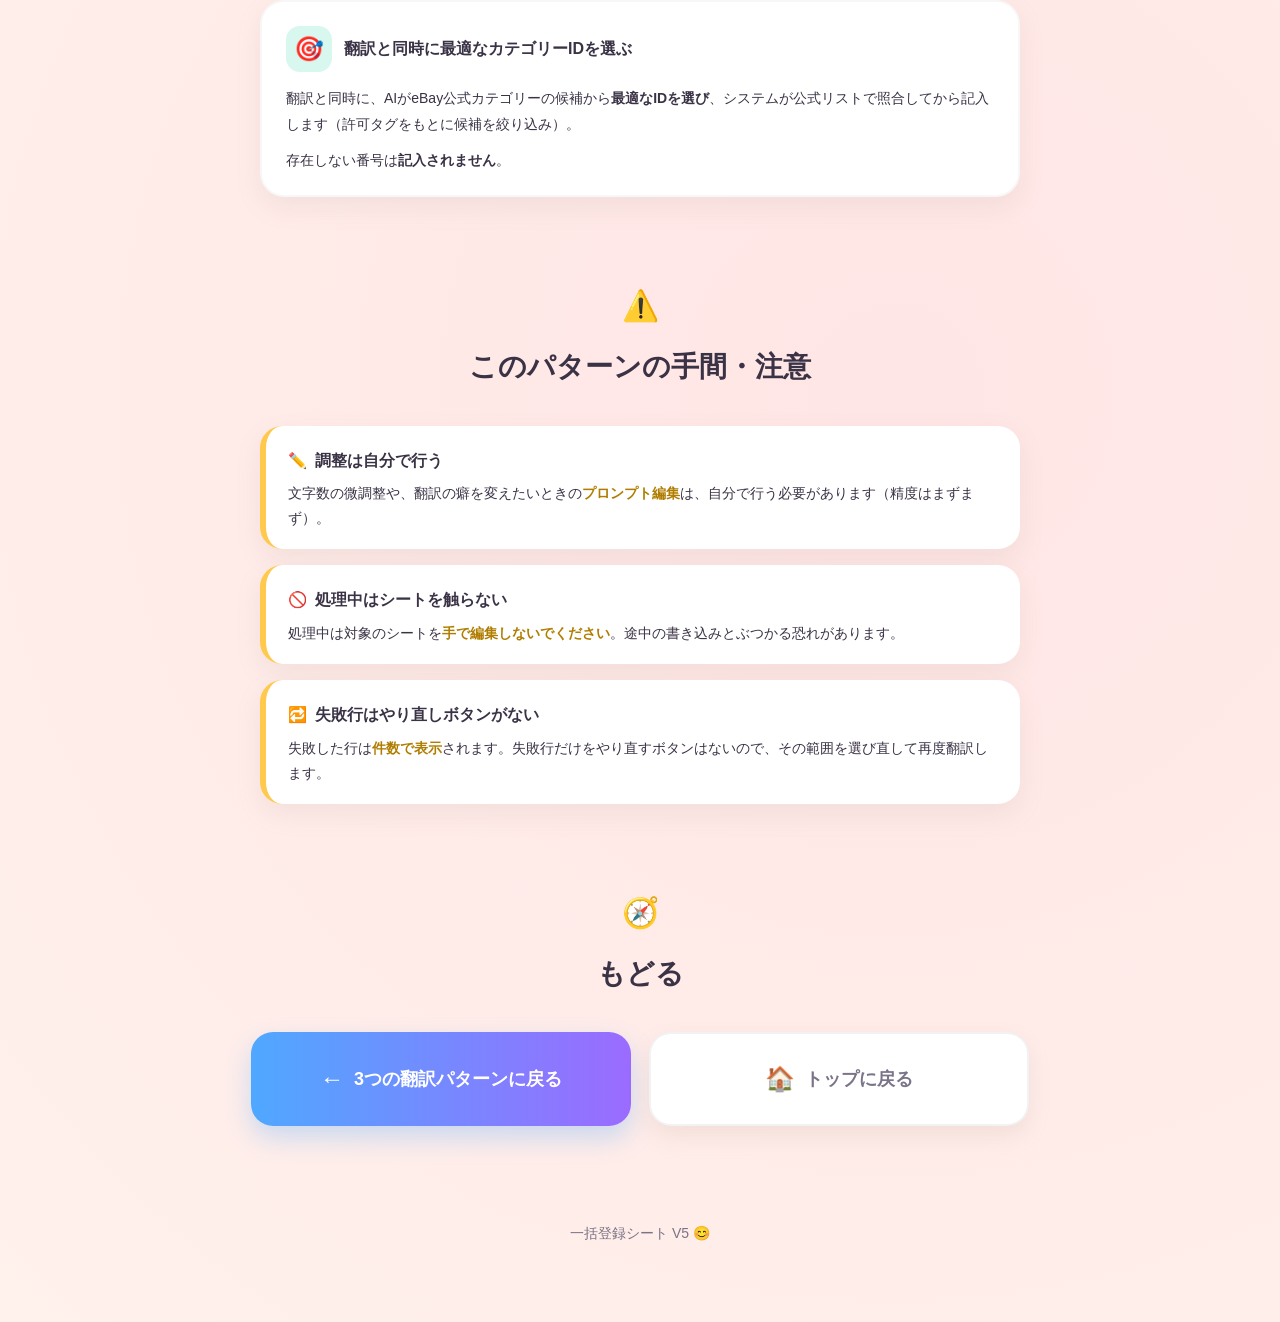
<file: sheet-api.html>
<!DOCTYPE html>
<html lang="ja">
<head>
<meta charset="UTF-8">
<meta name="viewport" content="width=device-width, initial-scale=1.0">
<title>シート上でAPI翻訳（route②）— 一括登録シート V5</title>
<style>
  :root {
    --ink: #3a3245;
    --ink-soft: #7b7387;
    --cream: #fff9f0;
    --card: #ffffff;
    --peach: #ff8a65;
    --mint: #2bd4a0;
    --sky: #4fa8ff;
    --grape: #9b6bff;
    --sun: #ffc94d;
    --pink: #ff6fa5;
  }
  * { margin: 0; padding: 0; box-sizing: border-box; }
  html { scroll-behavior: smooth; }
  body {
    font-family: -apple-system, BlinkMacSystemFont, "Hiragino Maru Gothic ProN", "Hiragino Sans", "Yu Gothic", Meiryo, sans-serif;
    color: var(--ink);
    background:
      radial-gradient(circle at 12% 8%, rgba(255,201,77,0.18), transparent 28%),
      radial-gradient(circle at 88% 14%, rgba(79,168,255,0.16), transparent 30%),
      radial-gradient(circle at 70% 88%, rgba(255,111,165,0.14), transparent 32%),
      var(--cream);
    line-height: 1.9;
    -webkit-font-smoothing: antialiased;
  }
  .wrap { max-width: 980px; margin: 0 auto; padding: 0 22px; }

  /* ---------- Header ---------- */
  header { padding: 76px 0 48px; text-align: center; }
  .eyebrow {
    display: inline-block; font-size: 14px; font-weight: 800; letter-spacing: 0.04em;
    color: #fff; padding: 8px 20px; border-radius: 999px; margin-bottom: 18px;
    background: linear-gradient(90deg, var(--peach), var(--pink));
    box-shadow: 0 8px 18px rgba(255,111,165,0.35);
  }
  /* お安く crown-style badge */
  .crown-badge {
    display: inline-flex; align-items: center; gap: 8px;
    font-size: 15px; font-weight: 900; letter-spacing: 0.02em;
    color: #169c74; padding: 9px 22px; border-radius: 999px; margin-bottom: 24px;
    background: linear-gradient(90deg, rgba(43,212,160,0.20), rgba(79,168,255,0.18));
    box-shadow: 0 10px 24px rgba(43,212,160,0.30);
    border: 2px solid #fff;
    position: relative;
  }
  .crown-badge .cb-emoji { font-size: 19px; }
  h1 {
    font-size: clamp(25px, 4.4vw, 40px); font-weight: 900; line-height: 1.35; margin-bottom: 22px;
  }
  h1 .hl {
    background: linear-gradient(transparent 62%, rgba(255,201,77,0.65) 62%);
    padding: 0 4px; border-radius: 4px;
  }
  .lead {
    font-size: clamp(15px, 2.2vw, 17px); color: var(--ink-soft); max-width: 700px; margin: 0 auto;
    background: rgba(255,255,255,0.7); border-radius: 18px; padding: 16px 22px;
  }

  /* ---------- Sections ---------- */
  section { padding: 36px 0 44px; }
  .section-head { text-align: center; margin-bottom: 32px; }
  .section-head h2 { font-size: clamp(21px, 3.4vw, 28px); font-weight: 900; }
  .section-head .emoji { font-size: 30px; display: block; margin-bottom: 6px; }
  .section-head .sub { font-size: 14px; color: var(--ink-soft); margin-top: 8px; }

  /* ---------- "こんな人に" intro card ---------- */
  .intro {
    background: var(--card); border-radius: 26px; padding: 24px 24px 22px;
    box-shadow: 0 14px 32px rgba(160,140,120,0.14);
    border: 3px solid #fff;
    max-width: 720px; margin: 0 auto;
  }
  .intro.featured {
    border: 3px solid var(--mint);
    background: linear-gradient(180deg, #f6fffb, #fff);
    box-shadow: 0 20px 44px rgba(43,212,160,0.20);
  }
  .intro .who-h { display: block; font-weight: 900; color: var(--ink-soft); font-size: 13px; letter-spacing: .04em; margin-bottom: 12px; }
  .intro ul { list-style: none; margin: 0 0 16px; padding: 0; }
  .intro li { position: relative; padding-left: 26px; margin-bottom: 9px; font-size: 14.5px; }
  .intro li:last-child { margin-bottom: 0; }
  .intro li::before { content: "✔"; position: absolute; left: 0; top: 0; color: var(--mint); font-weight: 900; }
  .intro .cost-note {
    margin-top: 4px; font-size: 13.5px; color: #169c74; line-height: 1.7;
    background: rgba(43,212,160,0.16); border-radius: 14px; padding: 12px 15px;
  }

  /* ---------- Generic info cards ---------- */
  .info-card {
    background: var(--card); border-radius: 24px; padding: 24px 24px 22px;
    box-shadow: 0 10px 26px rgba(160,140,120,0.12);
    border: 2px solid rgba(0,0,0,0.03);
    max-width: 760px; margin: 0 auto;
  }
  .info-card + .info-card { margin-top: 18px; }
  .info-card .ic-head { display: flex; align-items: center; gap: 12px; margin-bottom: 14px; }
  .info-card .ic-emoji {
    flex: 0 0 46px; width: 46px; height: 46px; border-radius: 14px;
    display: grid; place-items: center; font-size: 24px;
    background: rgba(79,168,255,0.16);
  }
  .info-card .ic-emoji.peach { background: rgba(255,138,101,0.18); }
  .info-card .ic-emoji.mint { background: rgba(43,212,160,0.18); }
  .info-card .ic-emoji.grape { background: rgba(155,107,255,0.16); }
  .info-card .ic-emoji.sun { background: rgba(255,201,77,0.24); }
  .info-card .ic-title { font-size: 16px; font-weight: 900; line-height: 1.4; }
  .info-card p { font-size: 14px; line-height: 1.85; }
  .info-card p + p { margin-top: 10px; }
  .info-card .ic-list { list-style: none; margin: 0; padding: 0; }
  .info-card .ic-list li { position: relative; padding-left: 24px; margin-bottom: 10px; font-size: 14px; line-height: 1.75; }
  .info-card .ic-list li:last-child { margin-bottom: 0; }
  .info-card .ic-list li::before { content: "•"; position: absolute; left: 4px; top: -1px; color: var(--peach); font-weight: 900; font-size: 18px; }

  /* inline UI label chips */
  .ui {
    display: inline-block; font-size: 12.5px; font-weight: 800;
    background: rgba(79,168,255,0.14); color: #2f7fd1;
    padding: 1px 9px; border-radius: 8px; white-space: nowrap;
    line-height: 1.7;
  }
  .ui.set { background: rgba(155,107,255,0.14); color: #7a4fd1; }
  .ui.path { background: rgba(58,50,69,0.06); color: var(--ink-soft); font-weight: 700; font-family: ui-monospace, SFMono-Regular, Menlo, monospace; font-size: 11.5px; white-space: normal; }
  .ui.tool { background: rgba(43,212,160,0.16); color: #169c74; }
  .pick { font-weight: 800; color: var(--mint); }
  .tag-rec {
    display: inline-block; font-size: 11px; font-weight: 800; color: #169c74;
    background: rgba(43,212,160,0.18); padding: 1px 8px; border-radius: 999px; margin-left: 4px;
  }
  .tag-def {
    display: inline-block; font-size: 11px; font-weight: 800; color: #b07d00;
    background: rgba(255,201,77,0.24); padding: 1px 8px; border-radius: 999px; margin-left: 4px;
  }

  /* ---------- Numbered steps ---------- */
  .steps { max-width: 760px; margin: 0 auto; display: grid; gap: 16px; }
  .step {
    position: relative; background: var(--card); border-radius: 22px;
    padding: 22px 22px 20px 70px;
    box-shadow: 0 10px 26px rgba(160,140,120,0.12);
    border: 2px solid rgba(0,0,0,0.03);
  }
  .step .num {
    position: absolute; left: 18px; top: 20px;
    width: 38px; height: 38px; border-radius: 12px;
    display: grid; place-items: center;
    font-size: 18px; font-weight: 900; color: #fff;
    background: linear-gradient(135deg, var(--sky), var(--grape));
    box-shadow: 0 8px 16px rgba(79,168,255,0.30);
  }
  .step.s2 .num { background: linear-gradient(135deg, var(--mint), var(--sky)); box-shadow: 0 8px 16px rgba(43,212,160,0.28); }
  .step.s3 .num { background: linear-gradient(135deg, var(--sun), var(--peach)); box-shadow: 0 8px 16px rgba(255,170,60,0.30); }
  .step.s4 .num { background: linear-gradient(135deg, var(--peach), var(--pink)); box-shadow: 0 8px 16px rgba(255,111,165,0.30); }
  .step.s5 .num { background: linear-gradient(135deg, var(--grape), var(--pink)); box-shadow: 0 8px 16px rgba(155,107,255,0.30); }
  .step.s6 .num { background: linear-gradient(135deg, var(--sky), var(--mint)); box-shadow: 0 8px 16px rgba(79,168,255,0.28); }
  .step.s7 .num { background: linear-gradient(135deg, var(--sun), var(--mint)); box-shadow: 0 8px 16px rgba(255,201,77,0.30); }
  .step.s8 .num { background: linear-gradient(135deg, var(--mint), var(--grape)); box-shadow: 0 8px 16px rgba(43,212,160,0.28); }
  /* インストール/ガイド用ボタン（ステップ内） */
  .step .install-btn {
    display: inline-flex; align-items: center; gap: 8px;
    margin: 10px 0 2px; text-decoration: none;
    font-weight: 900; font-size: 14px; color: #fff;
    padding: 11px 20px; border-radius: 999px;
    background: linear-gradient(90deg, var(--sky), var(--grape));
    box-shadow: 0 8px 18px rgba(79,168,255,0.30);
    transition: transform .15s, box-shadow .15s;
  }
  .step .install-btn:hover { transform: translateY(-2px); box-shadow: 0 12px 24px rgba(79,168,255,0.42); }
  .step .st-title { font-size: 16px; font-weight: 900; margin-bottom: 8px; line-height: 1.5; }
  .step p { font-size: 14px; line-height: 1.85; }
  .step p + p { margin-top: 8px; }
  .step .st-sub {
    margin-top: 12px; background: var(--cream); border-radius: 14px;
    padding: 12px 15px; border: 1px dashed rgba(255,138,101,0.4);
    font-size: 13.5px; line-height: 1.8;
  }
  .step .st-sub ul { list-style: none; margin: 6px 0 0; padding: 0; }
  .step .st-sub li { position: relative; padding-left: 20px; margin-bottom: 8px; }
  .step .st-sub li:last-child { margin-bottom: 0; }
  .step .st-sub li::before { content: "›"; position: absolute; left: 4px; top: -1px; color: var(--peach); font-weight: 900; }
  .step .st-sub .opt-h { font-weight: 900; color: var(--ink-soft); font-size: 12.5px; display: block; margin-bottom: 2px; }
  .step .shot-slot {
    margin-top: 12px; border: 2px dashed rgba(79,168,255,0.28); border-radius: 14px;
    padding: 14px 12px; text-align: center; font-size: 12px; color: var(--ink-soft);
    background: rgba(79,168,255,0.05);
  }

  /* ---------- 強み cards ---------- */
  .cards { display: grid; grid-template-columns: repeat(3,1fr); gap: 18px; align-items: stretch; max-width: 760px; margin: 0 auto; }
  .card {
    position: relative; background: var(--card); border-radius: 24px; padding: 24px 20px 22px;
    box-shadow: 0 14px 32px rgba(160,140,120,0.14);
    border: 3px solid #fff;
    display: flex; flex-direction: column;
    transition: transform .18s;
  }
  .card:hover { transform: translateY(-5px); }
  .card .emoji-top { font-size: 36px; text-align: center; margin-bottom: 10px; }
  .card h3 { text-align: center; font-size: 15.5px; font-weight: 900; margin-bottom: 12px; line-height: 1.45; }
  .card .body {
    font-size: 13.5px; color: var(--ink); line-height: 1.8; flex: 1;
    background: var(--cream); border-radius: 16px; padding: 14px 15px; text-align: left;
  }

  /* ---------- 注意 / 安心カード ---------- */
  .warns { max-width: 760px; margin: 0 auto; display: grid; gap: 16px; }
  .warn {
    background: var(--card); border-radius: 22px; padding: 20px 22px 18px;
    box-shadow: 0 10px 26px rgba(160,140,120,0.12);
    border-left: 6px solid var(--sun);
  }
  .warn.safe { border-left-color: var(--mint); }
  .warn .w-title { font-size: 15.5px; font-weight: 900; margin-bottom: 6px; display: flex; align-items: center; gap: 8px; }
  .warn p { font-size: 14px; line-height: 1.8; }
  .warn strong { color: #b07d00; }
  .warn.safe strong { color: #169c74; }

  /* ---------- Next-step buttons ---------- */
  .nextstep { display: flex; gap: 18px; justify-content: center; flex-wrap: wrap; }
  .big-btn {
    flex: 1 1 300px; max-width: 380px;
    display: flex; align-items: center; justify-content: center; gap: 10px;
    text-decoration: none; text-align: center;
    padding: 22px 24px; border-radius: 22px;
    font-weight: 900; font-size: clamp(15px, 2.4vw, 18px); color: #fff;
    box-shadow: 0 12px 26px rgba(79,168,255,0.30);
    transition: transform .15s, box-shadow .15s;
  }
  .big-btn .b-emoji { font-size: 24px; }
  .big-btn.ghost {
    background: #fff; color: var(--ink-soft);
    box-shadow: 0 10px 22px rgba(160,140,120,0.14);
    border: 2px solid rgba(0,0,0,0.05);
  }
  .big-btn.secondary { background: linear-gradient(90deg, var(--sky), var(--grape)); }
  .big-btn:hover { transform: translateY(-3px); box-shadow: 0 18px 34px rgba(79,168,255,0.42); }
  .big-btn.ghost:hover { box-shadow: 0 16px 30px rgba(160,140,120,0.2); color: var(--ink); }

  footer { padding: 50px 0 76px; text-align: center; color: var(--ink-soft); font-size: 14px; }

  /* ---------- Responsive ---------- */
  @media (max-width: 720px) {
    .cards { grid-template-columns: 1fr; }
  }
  @media (max-width: 600px) {
    header { padding: 56px 0 40px; }
    section { padding: 30px 0 38px; }
    .step { padding: 20px 18px 18px 18px; }
    .step .num { position: static; margin-bottom: 12px; }
    .info-card { padding: 20px 18px; }
    .nextstep { flex-direction: column; align-items: stretch; }
    .big-btn { max-width: none; }
  }

  /* Respect reduced-motion */
  @media (prefers-reduced-motion: reduce) {
    .card, .big-btn { transition: none; }
    html { scroll-behavior: auto; }
  }

  /* ---------- Lightbox: clickable shot-slot (additive) ---------- */
  /* 既存の .shot-slot ルールはそのまま。クリック反応のみ追記する */
  .step .shot-slot {
    cursor: pointer;
    transition: background .18s, box-shadow .18s, transform .18s, border-color .18s;
  }
  .step .shot-slot:hover {
    background: rgba(79,168,255,0.12);
    border-color: rgba(79,168,255,0.5);
    box-shadow: 0 8px 20px rgba(79,168,255,0.22);
    transform: translateY(-2px);
  }
  .step .shot-slot:focus-visible {
    outline: 3px solid rgba(79,168,255,0.55);
    outline-offset: 2px;
  }
  /* 拡大できることを示す小さなヒント（既存テキストと並存） */
  .shot-slot .zoom-hint {
    display: block; margin-top: 8px;
    font-size: 11px; font-weight: 800; letter-spacing: .02em;
    color: #2f7fd1;
  }
  /* 将来 img を入れた時に箱へ収まるサムネ表示 */
  .shot-slot img {
    display: block; max-width: 100%; height: auto;
    margin: 0 auto; border-radius: 10px;
  }
  /* 画像割り当て済みスロット = 小さな「画像を見る」ボタン */
  .step .shot-slot.has-img {
    display: inline-flex; align-items: center; gap: 6px;
    width: auto; margin: 0;
    padding: 7px 15px; border-radius: 999px;
    border: none; background: rgba(79,168,255,0.14);
    color: #2f7fd1; font-size: 12.5px; font-weight: 800;
    text-align: left;
  }
  .step .shot-slot.has-img:hover {
    background: rgba(79,168,255,0.24);
    transform: none; box-shadow: none;
  }
  /* 画像ボタンを横一列にまとめる */
  .step .shot-row {
    display: flex; flex-wrap: wrap; gap: 8px;
    margin-top: 10px;
  }

  /* ---------- Lightbox overlay ---------- */
  .lightbox {
    position: fixed; inset: 0; z-index: 1000;
    display: none; align-items: center; justify-content: center;
    padding: 24px;
    background: rgba(40,32,50,0.72);
    -webkit-backdrop-filter: blur(2px); backdrop-filter: blur(2px);
  }
  .lightbox.is-open { display: flex; }
  .lightbox .lb-content {
    position: relative; max-width: 92vw; max-height: 88vh;
    display: flex; align-items: center; justify-content: center;
  }
  .lightbox .lb-content img {
    display: block; max-width: 92vw; max-height: 88vh;
    width: auto; height: auto;
    border-radius: 16px; background: #fff;
    box-shadow: 0 24px 60px rgba(0,0,0,0.45);
  }
  /* img が無い時のプレースホルダ枠 */
  .lightbox .lb-placeholder {
    display: grid; place-items: center; text-align: center;
    width: min(560px, 86vw); min-height: min(340px, 60vh);
    padding: 28px 24px;
    font-size: clamp(15px, 2.4vw, 19px); font-weight: 800; line-height: 1.8;
    color: var(--ink-soft);
    background: var(--card);
    border: 3px dashed rgba(79,168,255,0.45); border-radius: 18px;
    box-shadow: 0 24px 60px rgba(0,0,0,0.4);
  }
  .lightbox .lb-close {
    position: absolute; top: -14px; right: -14px;
    width: 44px; height: 44px; border-radius: 50%;
    border: none; cursor: pointer;
    display: grid; place-items: center;
    font-size: 24px; font-weight: 900; line-height: 1; color: #fff;
    background: linear-gradient(135deg, var(--peach), var(--pink));
    box-shadow: 0 8px 20px rgba(255,111,165,0.5);
  }
  .lightbox .lb-close:hover { transform: scale(1.06); }
  .lightbox .lb-close:focus-visible {
    outline: 3px solid #fff; outline-offset: 2px;
  }
  @media (max-width: 600px) {
    .lightbox .lb-close { top: -10px; right: -10px; width: 40px; height: 40px; font-size: 22px; }
  }
  @media (prefers-reduced-motion: reduce) {
    .step .shot-slot, .lightbox .lb-close { transition: none; }
  }

  /* ---------- Lightbox prev/next navigation ---------- */
  .lightbox .lb-nav {
    position: absolute; top: 50%; transform: translateY(-50%);
    width: 46px; height: 46px; border-radius: 50%;
    border: none; cursor: pointer;
    display: grid; place-items: center;
    font-size: 28px; font-weight: 900; line-height: 1; color: var(--ink);
    background: rgba(255,255,255,0.9);
    box-shadow: 0 8px 20px rgba(0,0,0,0.32);
    transition: transform .15s, background .15s, opacity .15s;
  }
  .lightbox .lb-prev { left: 10px; }
  .lightbox .lb-next { right: 10px; }
  .lightbox .lb-nav:hover:not(:disabled) { transform: translateY(-50%) scale(1.08); background: #fff; }
  .lightbox .lb-nav:disabled { opacity: 0.3; cursor: default; }
  .lightbox .lb-nav:focus-visible { outline: 3px solid #fff; outline-offset: 2px; }
  .lightbox .lb-counter {
    position: absolute; left: 50%; bottom: 12px; transform: translateX(-50%);
    padding: 5px 16px; border-radius: 999px;
    background: rgba(40,32,50,0.78); color: #fff;
    font-size: 13px; font-weight: 800; white-space: nowrap;
    box-shadow: 0 6px 16px rgba(0,0,0,0.3);
  }
  @media (max-width: 600px) {
    .lightbox .lb-nav { width: 40px; height: 40px; font-size: 24px; }
  }
  @media (prefers-reduced-motion: reduce) {
    .lightbox .lb-nav { transition: none; }
  }
  .sku-link-note { font-size: 13.5px; line-height: 1.8; margin: 8px 0 0; }
  .sku-link-note a { color: #2f7fd1; font-weight: 800; text-decoration: underline; text-underline-offset: 3px; }
</style>
<link rel="stylesheet" href="videos/video-modal.css">
</head>
<body>
  <header>
    <div class="wrap">
      <span class="eyebrow">📊 PATTERN 03 ・ 一括登録シート V5</span>
      <h1>シート上でAPI翻訳<br><span class="hl">サイドパネルで進捗を見ながらバッチ翻訳</span> 📊</h1>
      <p class="lead">スプレッドシート上でOpenAI APIを使って翻訳する方法です。サイドパネルで進捗を見ながら、200〜300行のまとまった件数も止まらずに翻訳できます😊</p>
    </div>
  </header>

  <!-- ========== こんな人に ========== -->
  <section>
    <div class="wrap">
      <div class="section-head">
        <span class="emoji">🙋</span>
        <h2>こんな人に</h2>
      </div>
      <div class="intro featured">
        <span class="who-h">こんな方にぴったり</span>
        <ul>
          <li>外部ツールを入れずシート内で完結させたい</li>
          <li>自分でOpenAI APIを管理できる</li>
          <li>文字数やプロンプトの調整を自分でやれる</li>
        </ul>
        <div class="cost-note">💰 コストは<strong>1品 約1〜2円</strong>（画像枚数で変動）。APIは本人が管理します。</div>
      </div>
    </div>
  </section>

  <!-- ========== この方法の仕組み ========== -->
  <section>
    <div class="wrap">
      <div class="section-head">
        <span class="emoji">🧠</span>
        <h2>この方法の仕組み</h2>
      </div>

      <div class="info-card">
        <div class="ic-head">
          <span class="ic-emoji grape" aria-hidden="true">🔄</span>
          <span class="ic-title">サイドパネルの「司令塔方式」で完走</span>
        </div>
        <p>シート上で<strong>OpenAI API</strong>を呼んで翻訳します。サイドパネルが少しずつ（数行ずつ）処理を繰り返す「<strong>司令塔方式</strong>」なので、GASの6分制限にかからず、大量の行も最後まで完走します。</p>
      </div>
    </div>
  </section>

  <!-- ========== 準備するもの ========== -->
  <section>
    <div class="wrap">
      <div class="section-head">
        <span class="emoji">🎒</span>
        <h2>準備するもの</h2>
        <p class="sub">はじめる前に、これを用意します👇</p>
      </div>

      <div class="info-card">
        <div class="ic-head">
          <span class="ic-emoji peach" aria-hidden="true">🔑</span>
          <span class="ic-title">OpenAI APIキー</span>
        </div>
        <p><span class="ui path">platform.openai.com/api-keys</span> で取得します。</p>
        <p>OpenAIダッシュボードで <span class="ui">Spending limits</span>（利用上限）の設定を<strong>推奨</strong>します。想定外の課金を防げます。</p>
      </div>
    </div>
  </section>

  <!-- ========== 初期設定 ========== -->
  <section>
    <div class="wrap">
      <div class="section-head">
        <span class="emoji">⚙️</span>
        <h2>初期設定</h2>
        <p class="sub">最初に一度だけ。順番にすすめれば大丈夫です😊</p>
      </div>

      <div class="video-btn-wrap"><button class="video-btn" data-video="videos/08_api_setup.mp4">▶ 動画で見る</button></div>

      <div class="steps">

        <div class="step s1">
          <span class="num" aria-hidden="true">1</span>
          <div class="st-title">API設定を開く</div>
          <p>メニュー <span class="ui set">🌐 eBay 翻訳 (AI)</span> →　<span class="ui">🔑 API設定 (APIキー登録)</span> を開きます。</p>
          <div class="st-sub">
            📌 開くダイアログの名称は <span class="ui">⚙️ Gemini 翻訳ツール 設定</span> ですが、OpenAIの設定も<strong>ここで行います</strong>。名前に惑わされず進めてください。
          </div>
          <div class="shot-row">
            <div class="shot-slot has-img" data-img="images/sa-01.jpg" data-alt="メニュー「eBay 翻訳 (AI)→API設定 (APIキー登録)」を開く">📷 画像</div>
          </div>
        </div>

        <div class="step s2">
          <span class="num" aria-hidden="true">2</span>
          <div class="st-title">APIキーとモデルを設定</div>
          <p>基本は <span class="pick">OpenAI</span> でOKです。<span class="ui set">OpenAI 設定</span> の <span class="ui">OpenAI API キー</span> に <span class="ui path">sk-</span> から始まるキーを貼り付け、<span class="ui">OpenAI モデル</span> は <span class="ui">gpt-5.4-mini</span> を選びます（とりあえず mini でOK）。</p>
          <div class="st-sub">
            💡 <span class="ui">Gemini</span> のAPIキーを入れて試すこともできます。
          </div>
          <div class="shot-row">
            <div class="shot-slot has-img" data-img="images/sa-02.jpg" data-alt="OpenAI APIキーを貼り付け、モデルは gpt-5.4-mini を選ぶ（担当者名もここで設定できる）">📷 画像</div>
          </div>
        </div>

        <div class="step s3">
          <span class="num" aria-hidden="true">3</span>
          <div class="st-title">担当者名（任意）</div>
          <p><span class="ui set">共通設定</span> の <span class="ui">担当者名</span> を入れると、v5インポートの<strong>担当欄</strong>に入ります。空のままでもOKです。</p>
        </div>

        <div class="step s4">
          <span class="num" aria-hidden="true">4</span>
          <div class="st-title">タグの登録（必須）</div>
          <p><span class="ui set">TagShipping</span> シートの<strong>A列</strong>に、扱うジャンルのタグを<strong>必ず</strong>登録しておきます。このタグはカテゴリーIDの<strong>候補絞り込み</strong>にも使われます。</p>
        </div>

        <div class="step s5">
          <span class="num" aria-hidden="true">5</span>
          <div class="st-title">翻訳プロンプトの編集（任意）</div>
          <p>メニュー <span class="ui set">🌐 eBay 翻訳 (AI)</span> →　<span class="ui">🔑 翻訳プロンプト編集</span> から、専用シート <span class="ui set">翻訳プロンプト</span> の <span class="ui">A2</span> を編集できます。<strong>空にするとデフォルトに戻ります。</strong></p>
        </div>

      </div>
    </div>
  </section>

  <!-- ========== 基本の使い方 ========== -->
  <section>
    <div class="wrap">
      <div class="section-head">
        <span class="emoji">🚀</span>
        <h2>基本の使い方</h2>
        <p class="sub">設定が終わったら、毎回の流れはこれだけ👇</p>
      </div>

      <div class="video-btn-wrap"><button class="video-btn" data-video="videos/09_api_use.mp4">▶ 動画で見る</button></div>

      <div class="steps">

        <div class="step s1">
          <span class="num" aria-hidden="true">1</span>
          <div class="st-title">作業範囲を選んでサイドパネルを開く</div>
          <p><span class="ui set">インポート用</span> シートで翻訳したい行を選び、メニュー <span class="ui set">🌐 eBay 翻訳 (AI)</span> →　<span class="ui">🔑 サイドパネルでバッチ翻訳</span> を開きます。</p>
          <div class="shot-row">
            <div class="shot-slot has-img" data-img="images/sa-03.jpg" data-alt="作業範囲を選んで、メニューから「サイドパネルでバッチ翻訳」を開く">📷 画像</div>
          </div>
        </div>

        <div class="step s2">
          <span class="num" aria-hidden="true">2</span>
          <div class="st-title">行を確認・チャンクサイズを決めて開始</div>
          <p><span class="ui">📥 選択範囲を取り込む</span> で開始行・終了行を入れ、合っているか確認します。<span class="ui">チャンクサイズ（1回に処理する行数）</span> は <strong>15 推奨</strong>（上限15）。あとは <span class="ui">開始</span> を押すだけです。進捗バー・成功／失敗の件数が表示されます。</p>
          <div class="shot-row">
            <div class="shot-slot has-img" data-img="images/sa-04.jpg" data-alt="開始行・終了行を確認し、チャンクサイズ15にして「開始」を押す">📷 画像</div>
          </div>
        </div>

        <div class="step s3">
          <span class="num" aria-hidden="true">3</span>
          <div class="st-title">途中でやめる・再開する</div>
          <p>途中でやめたいときは <span class="ui">キャンセル</span>。ブラウザを閉じても、またメニューから開けば<strong>続きから再開</strong>できます。</p>
        </div>

        <div class="step s4">
          <span class="num" aria-hidden="true">4</span>
          <div class="st-title">完了を確認する</div>
          <p>完了すると <span class="ui">✅ 処理完了！</span> と表示され、結果は <span class="ui set">v5インポート</span> シートに<strong>追記</strong>されます（既存の行は上書きしません）。</p>
        </div>

        <div class="step s5">
          <span class="num" aria-hidden="true">5</span>
          <div class="st-title">カテゴリIDの空欄を最終調整</div>
          <p>タグやカテゴリIDが出ていない行は、最終調整します。カテゴリIDが分からないときは、新しく作った <span class="ui set">ebayカテゴリー発見君</span> で日本語検索してIDをコピーし、<span class="ui">カテゴリーID</span> 列に貼り付けます。</p>
          <a class="install-btn" href="https://chromewebstore.google.com/detail/ebay%E3%82%AB%E3%83%86%E3%82%B4%E3%83%AA%E3%83%BC%E7%99%BA%E8%A6%8B%E5%90%9B/odkfnbgokfieockaliialpdjpjalhfab" target="_blank" rel="noopener">🔎 ebayカテゴリー発見君を入れる →</a>
          <div class="shot-row">
            <div class="shot-slot has-img" data-img="images/sa-05.jpg" data-alt="ebayカテゴリー発見君（Chromeウェブストア）">📷 ①発見君（ストア）</div>
            <div class="shot-slot has-img" data-img="images/sa-06.jpg" data-alt="日本語で検索して、ぴったりのカテゴリIDをコピーする">📷 ②日本語検索→IDをコピー</div>
          </div>
        </div>

        <div class="step s6">
          <span class="num" aria-hidden="true">6</span>
          <div class="st-title">仕入れ先コードをコピー</div>
          <p>書込先 <span class="ui set">v5インポート</span> に入ったデータの <span class="ui">仕入れ先コード</span> の列だけをコピーします。</p>
          <div class="shot-row">
            <div class="shot-slot has-img" data-img="images/sa-07.jpg" data-alt="v5インポートの仕入れ先コードの列だけをコピーする">📷 画像</div>
          </div>
        </div>

        <div class="step s7">
          <span class="num" aria-hidden="true">7</span>
          <div class="st-title">作業シートに「値のみ貼り付け」→ label を埋める</div>
          <p>作業シートに <span class="ui">値のみ貼り付け</span> します（そのまま貼ると条件付き書式が壊れるため）。そのあと左上の <span class="ui">翻訳orSKU</span> ボタンを押すと label が生成されます。</p>
          <p class="sku-link-note"><a href="sku-auto.html">SKU（label）の付き方はこちら</a></p>
          <div class="shot-row">
            <div class="shot-slot has-img" data-img="images/tk-16.jpg" data-alt="作業シートに「値のみ貼り付け」する（条件付き書式を消さないため）">📷 ①値のみ貼り付け</div>
            <div class="shot-slot has-img" data-img="images/tk-17.jpg" data-alt="左上の「翻訳orSKU」ボタンを押して label を生成する">📷 ②翻訳orSKU</div>
          </div>
        </div>

        <div class="step s8">
          <span class="num" aria-hidden="true">8</span>
          <div class="st-title">データをコピーして一括出品に貼り付け</div>
          <p>v5出品用シートに生成されたデータを選択してコピーし、<span class="ui">一括出品（EAGLE）</span> に貼り付けて登録すれば完了です。</p>
          <div class="shot-row">
            <div class="shot-slot has-img" data-img="images/sa-08.jpg" data-alt="v5出品シートの生成データを選択してコピーする">📷 ①データを選択してコピー</div>
            <div class="shot-slot has-img" data-img="images/sa-09.jpg" data-alt="一括出品（EAGLE）に貼り付けて登録する">📷 ②EAGLEに貼り付け</div>
          </div>
        </div>

      </div>
    </div>
  </section>

  <!-- ========== カテゴリIDも自動で判定 ========== -->
  <section>
    <div class="wrap">
      <div class="section-head">
        <span class="emoji">🆔</span>
        <h2>カテゴリIDも自動で判定</h2>
      </div>

      <div class="info-card">
        <div class="ic-head">
          <span class="ic-emoji mint" aria-hidden="true">🎯</span>
          <span class="ic-title">翻訳と同時に最適なカテゴリーIDを選ぶ</span>
        </div>
        <p>翻訳と同時に、AIがeBay公式カテゴリーの候補から<strong>最適なIDを選び</strong>、システムが公式リストで照合してから記入します（許可タグをもとに候補を絞り込み）。</p>
        <p>存在しない番号は<strong>記入されません</strong>。</p>
      </div>
    </div>
  </section>

  <!-- ========== このパターンの手間・注意 ========== -->
  <section>
    <div class="wrap">
      <div class="section-head">
        <span class="emoji">⚠️</span>
        <h2>このパターンの手間・注意</h2>
      </div>

      <div class="warns">
        <div class="warn">
          <div class="w-title"><span aria-hidden="true">✏️</span>調整は自分で行う</div>
          <p>文字数の微調整や、翻訳の癖を変えたいときの<strong>プロンプト編集</strong>は、自分で行う必要があります（精度はまずまず）。</p>
        </div>

        <div class="warn">
          <div class="w-title"><span aria-hidden="true">🚫</span>処理中はシートを触らない</div>
          <p>処理中は対象のシートを<strong>手で編集しないでください</strong>。途中の書き込みとぶつかる恐れがあります。</p>
        </div>

        <div class="warn">
          <div class="w-title"><span aria-hidden="true">🔁</span>失敗行はやり直しボタンがない</div>
          <p>失敗した行は<strong>件数で表示</strong>されます。失敗行だけをやり直すボタンはないので、その範囲を選び直して再度翻訳します。</p>
        </div>
      </div>
    </div>
  </section>

  <!-- ========== ページ下部ナビ ========== -->
  <section>
    <div class="wrap">
      <div class="section-head">
        <span class="emoji">🧭</span>
        <h2>もどる</h2>
      </div>
      <div class="nextstep">
        <a class="big-btn secondary" href="patterns.html"><span class="b-emoji" aria-hidden="true">←</span>3つの翻訳パターンに戻る</a>
        <a class="big-btn ghost" href="index.html"><span class="b-emoji" aria-hidden="true">🏠</span>トップに戻る</a>
      </div>
    </div>
  </section>

  <footer><div class="wrap">一括登録シート V5 😊</div></footer>

  <!-- ========== Lightbox overlay (試作) ========== -->
  <div class="lightbox" id="lightbox" role="dialog" aria-modal="true" aria-label="スクリーンショット拡大表示" aria-hidden="true">
    <div class="lb-content" id="lbContent">
      <button type="button" class="lb-close" id="lbClose" aria-label="閉じる">×</button>
      <button type="button" class="lb-nav lb-prev" id="lbPrev" aria-label="前の画像">‹</button>
      <button type="button" class="lb-nav lb-next" id="lbNext" aria-label="次の画像">›</button>
      <span class="lb-counter" id="lbCounter" aria-live="polite"></span>
      <!-- 拡大コンテンツ（img もしくはプレースホルダ）はJSで差し込みます -->
    </div>
  </div>

  <script>
  (function () {
    var lightbox = document.getElementById('lightbox');
    var lbContent = document.getElementById('lbContent');
    var lbClose = document.getElementById('lbClose');
    var lbPrev = document.getElementById('lbPrev');
    var lbNext = document.getElementById('lbNext');
    var lbCounter = document.getElementById('lbCounter');
    var lastFocused = null;

    // 現在表示中のグループ（同じ shot-row 内のスロット）と位置
    var currentGroup = [];
    var currentIndex = 0;
    var currentMedia = null;

    function clearMedia() {
      if (currentMedia && currentMedia.parentNode === lbContent) {
        lbContent.removeChild(currentMedia);
      }
      currentMedia = null;
    }

    // 1つのスロットから拡大表示用の要素を作る
    function buildMedia(slot) {
      var dataImg = slot.getAttribute('data-img');
      var srcImg = slot.querySelector('img');
      if (dataImg) {
        var bigD = document.createElement('img');
        bigD.src = dataImg;
        bigD.alt = slot.getAttribute('data-alt') || '';
        return bigD;
      }
      if (srcImg) {
        var big = document.createElement('img');
        big.src = srcImg.getAttribute('src');
        big.alt = srcImg.getAttribute('alt') || '';
        return big;
      }
      var ph = document.createElement('div');
      ph.className = 'lb-placeholder';
      ph.textContent = '📷 ここにスクリーンショットが入ります（後で差し込み）';
      return ph;
    }

    // 前へ／次へボタンとカウンターの表示を更新する
    function updateNav() {
      var multi = currentGroup.length > 1;
      lbPrev.style.display = multi ? '' : 'none';
      lbNext.style.display = multi ? '' : 'none';
      if (multi) {
        lbCounter.style.display = '';
        lbCounter.textContent = (currentIndex + 1) + ' / ' + currentGroup.length;
        lbPrev.disabled = (currentIndex === 0);
        lbNext.disabled = (currentIndex === currentGroup.length - 1);
      } else {
        lbCounter.style.display = 'none';
      }
    }

    function renderCurrent() {
      clearMedia();
      currentMedia = buildMedia(currentGroup[currentIndex]);
      lbContent.appendChild(currentMedia);
      updateNav();
    }

    function showAt(index) {
      if (index < 0 || index >= currentGroup.length) return;
      currentIndex = index;
      renderCurrent();
    }

    function openLightbox(slot) {
      var row = slot.closest ? slot.closest('.shot-row') : null;
      if (row) {
        currentGroup = Array.prototype.slice.call(row.querySelectorAll('.shot-slot'));
      } else {
        currentGroup = [slot];
      }
      currentIndex = currentGroup.indexOf(slot);
      if (currentIndex < 0) currentIndex = 0;

      renderCurrent();

      lastFocused = document.activeElement;
      lightbox.classList.add('is-open');
      lightbox.setAttribute('aria-hidden', 'false');
      document.body.style.overflow = 'hidden';
      lbClose.focus();
    }

    function closeLightbox() {
      lightbox.classList.remove('is-open');
      lightbox.setAttribute('aria-hidden', 'true');
      document.body.style.overflow = '';
      clearMedia();
      if (lastFocused && typeof lastFocused.focus === 'function') {
        lastFocused.focus();
      }
      lastFocused = null;
    }

    // すべての .shot-slot をクリック可能にする
    var slots = document.querySelectorAll('.shot-slot');
    Array.prototype.forEach.call(slots, function (slot) {
      slot.setAttribute('tabindex', '0');
      slot.setAttribute('role', 'button');
      slot.addEventListener('click', function () { openLightbox(slot); });
      slot.addEventListener('keydown', function (e) {
        if (e.key === 'Enter' || e.key === ' ' || e.key === 'Spacebar') {
          e.preventDefault();
          openLightbox(slot);
        }
      });
    });

    lbClose.addEventListener('click', closeLightbox);
    lbPrev.addEventListener('click', function () { showAt(currentIndex - 1); });
    lbNext.addEventListener('click', function () { showAt(currentIndex + 1); });

    // 閉じる: 暗幕（背景）クリック。中央コンテンツのクリックでは閉じない
    lightbox.addEventListener('click', function (e) {
      if (e.target === lightbox) {
        closeLightbox();
      }
    });

    // キーボード: Esc で閉じる、← → で前後の画像へ
    document.addEventListener('keydown', function (e) {
      if (!lightbox.classList.contains('is-open')) return;
      if (e.key === 'Escape') {
        closeLightbox();
      } else if (e.key === 'ArrowLeft') {
        showAt(currentIndex - 1);
      } else if (e.key === 'ArrowRight') {
        showAt(currentIndex + 1);
      }
    });
  })();
  </script>
  <!-- 画像を常時表示（2列埋め込み）：data-img を img として埋め込み、クリックで従来どおり拡大 -->
  <style>
    .step .shot-row {
      display: grid; grid-template-columns: repeat(2, 1fr);
      gap: 12px; align-items: start;
    }
    .step .shot-slot.has-img {
      display: block; width: auto; margin: 0; padding: 0;
      border: 1px solid rgba(79,168,255,0.25); border-radius: 12px;
      background: #fff; overflow: hidden; cursor: zoom-in;
    }
    .step .shot-slot.has-img:hover {
      border-color: rgba(79,168,255,0.55);
      box-shadow: 0 8px 20px rgba(79,168,255,0.22); transform: none;
    }
    .step .shot-slot.has-img img {
      display: block; width: 100%; height: auto;
    }
    .step .shot-slot.has-img .shot-cap {
      display: block; padding: 6px 8px; text-align: center;
      font-size: 12px; font-weight: 700; color: #2f7fd1;
      background: rgba(79,168,255,0.06);
    }
    @media (max-width: 600px) {
      .step .shot-row { grid-template-columns: 1fr; }
    }
  </style>
  <script>
  (function () {
    var slots = document.querySelectorAll('.shot-slot.has-img');
    Array.prototype.forEach.call(slots, function (slot) {
      if (slot.querySelector('img')) return;
      var src = slot.getAttribute('data-img');
      if (!src) return;
      var label = (slot.textContent || '').replace(/^\s*📷\s*/, '').trim();
      var img = document.createElement('img');
      img.src = src;
      img.alt = slot.getAttribute('data-alt') || '';
      img.loading = 'lazy';
      slot.textContent = '';
      slot.appendChild(img);
      if (label) {
        var cap = document.createElement('span');
        cap.className = 'shot-cap';
        cap.textContent = label;
        slot.appendChild(cap);
      }
    });
  })();
  </script>
<script src="videos/video-modal.js"></script>
</body>
</html>
</file>
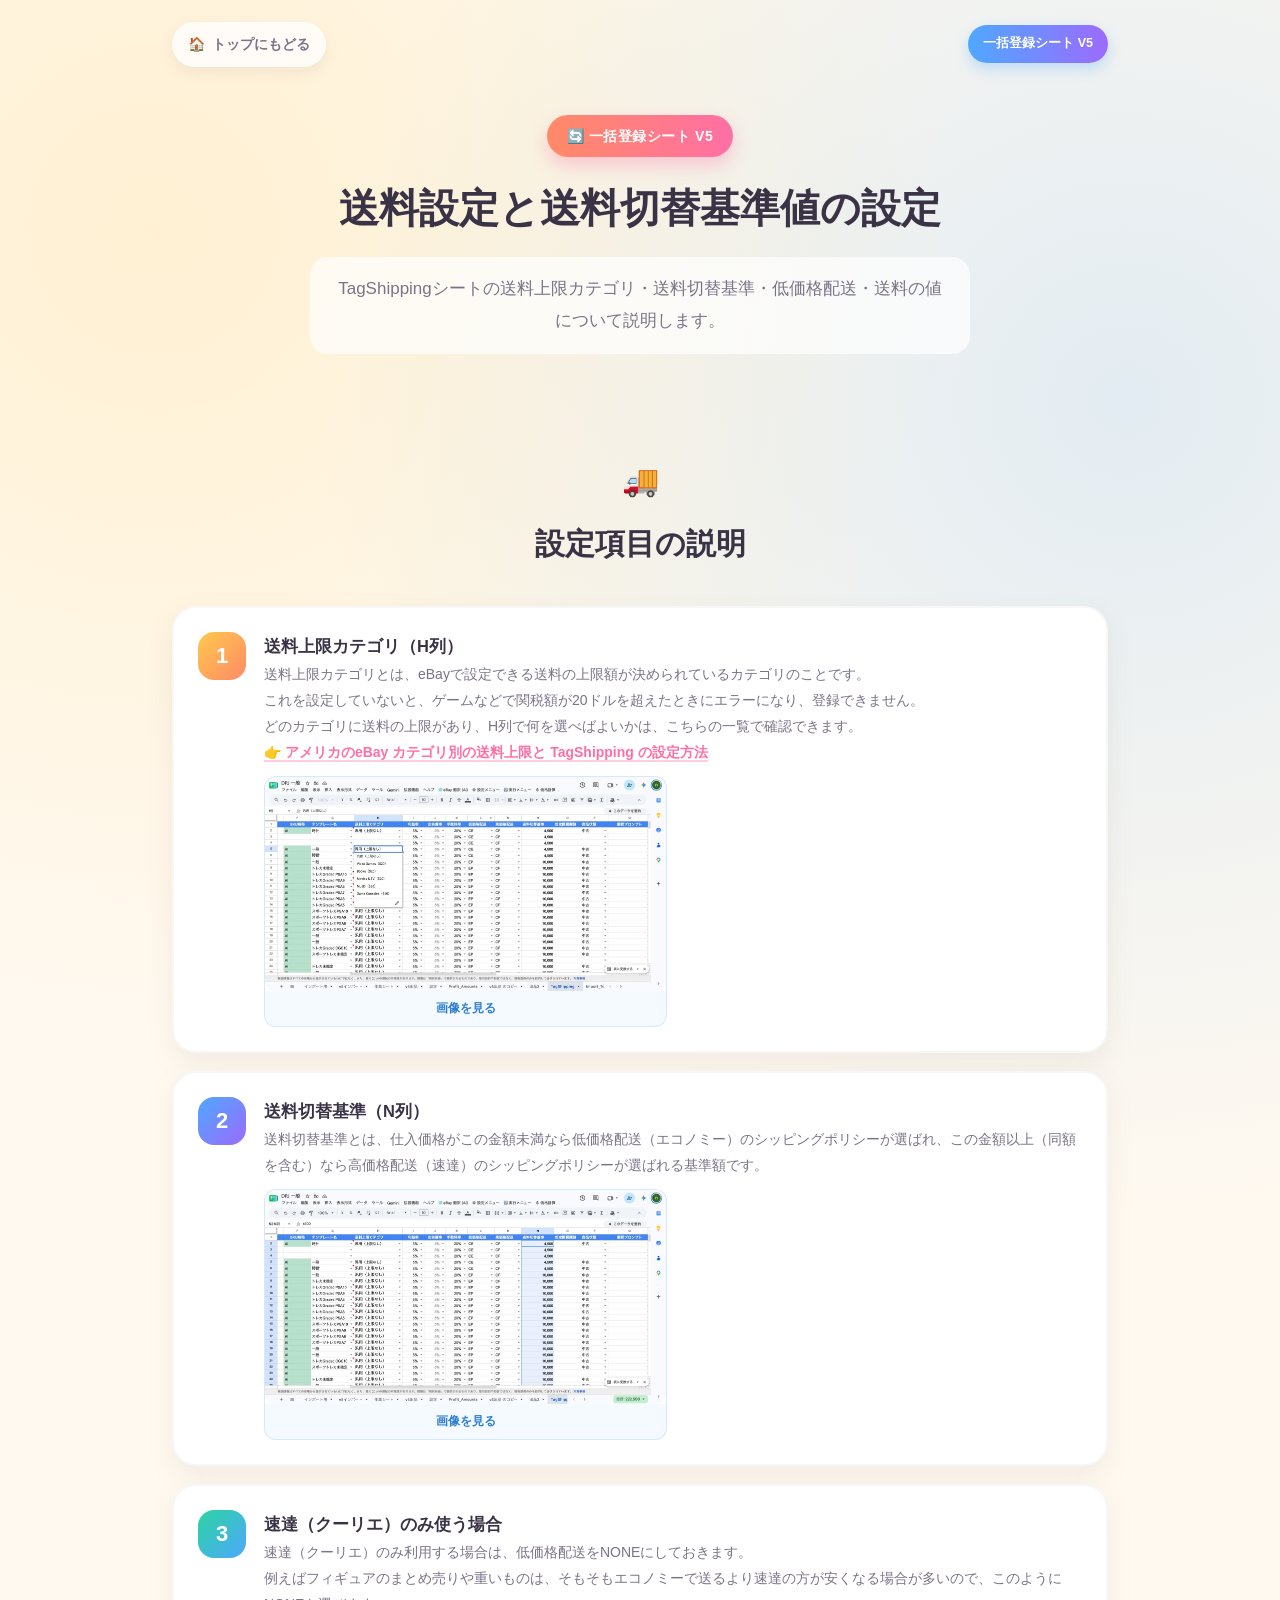
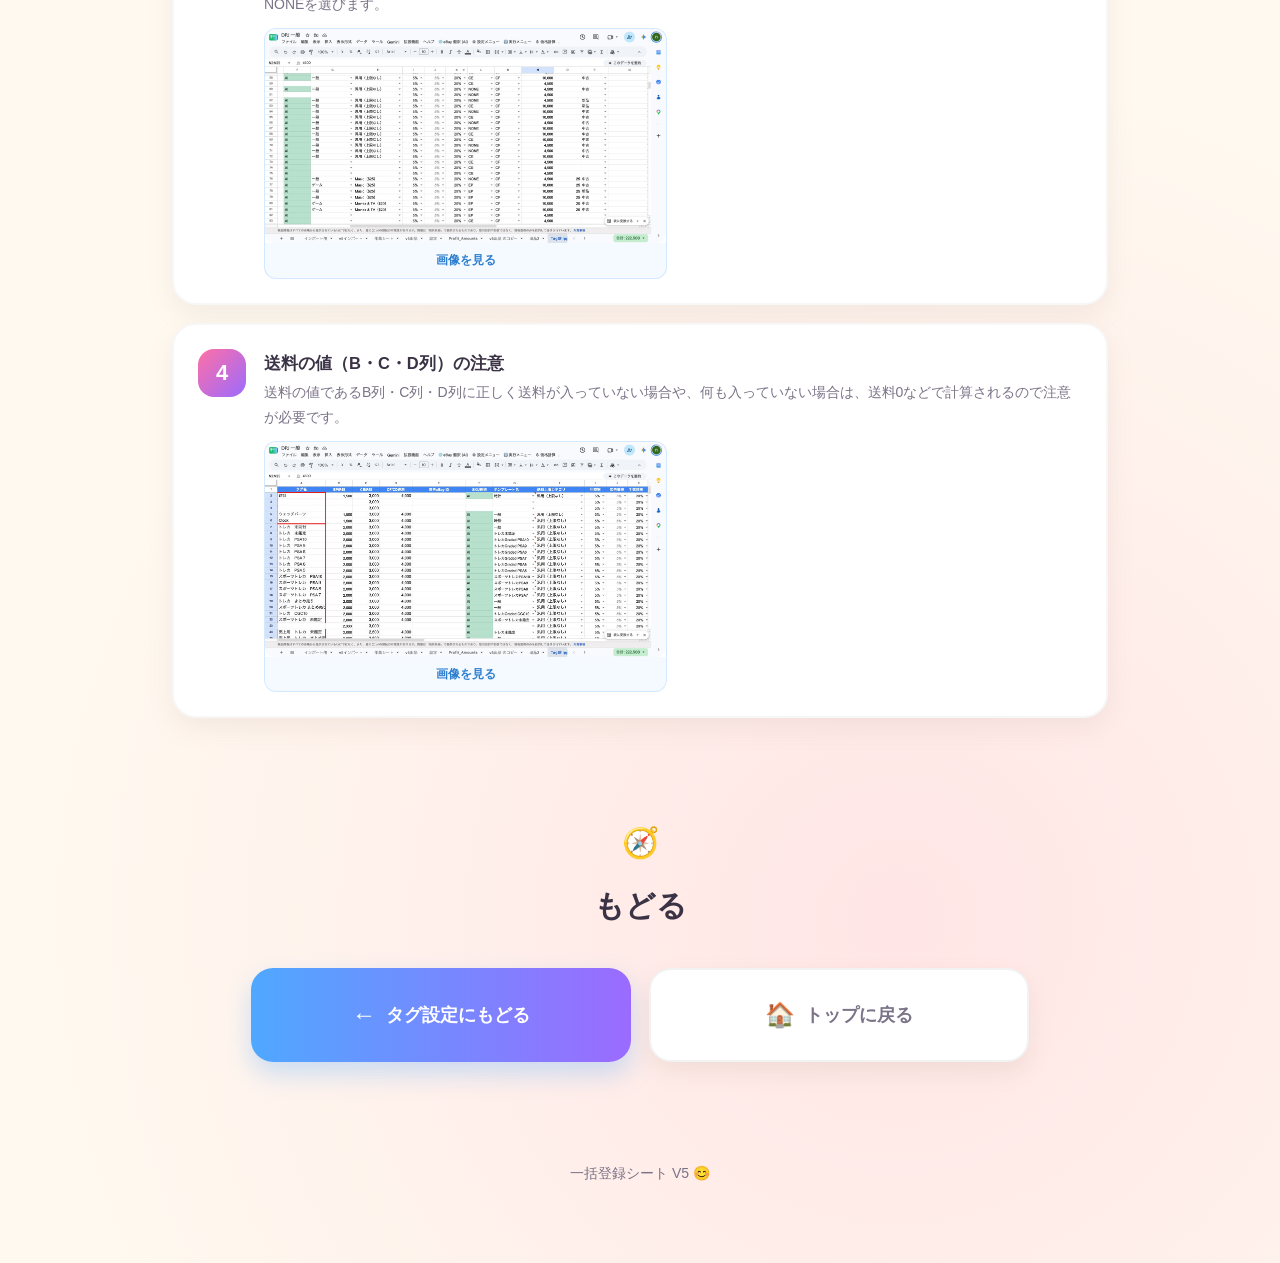
<file: shipping-settings.html>
<!DOCTYPE html>
<html lang="ja">
<head>
<meta charset="UTF-8">
<meta name="viewport" content="width=device-width, initial-scale=1.0">
<title>送料設定と送料切替基準値の設定 — 一括登録シート V5</title>
<style>
  :root {
    --ink: #3a3245;
    --ink-soft: #7b7387;
    --cream: #fff9f0;
    --card: #ffffff;
    --peach: #ff8a65;
    --mint: #2bd4a0;
    --sky: #4fa8ff;
    --grape: #9b6bff;
    --sun: #ffc94d;
    --pink: #ff6fa5;
  }
  * { margin: 0; padding: 0; box-sizing: border-box; }
  html { scroll-behavior: smooth; }
  body {
    font-family: -apple-system, BlinkMacSystemFont, "Hiragino Maru Gothic ProN", "Hiragino Sans", "Yu Gothic", Meiryo, sans-serif;
    color: var(--ink);
    background:
      radial-gradient(circle at 12% 8%, rgba(255,201,77,0.18), transparent 28%),
      radial-gradient(circle at 88% 14%, rgba(79,168,255,0.16), transparent 30%),
      radial-gradient(circle at 70% 88%, rgba(255,111,165,0.14), transparent 32%),
      var(--cream);
    line-height: 1.9;
    -webkit-font-smoothing: antialiased;
  }
  .wrap { max-width: 980px; margin: 0 auto; padding: 0 22px; }

  /* ---------- Top nav ---------- */
  .topnav { padding: 22px 0 0; }
  .topnav .wrap { display: flex; align-items: center; justify-content: space-between; gap: 12px; }
  .home-link {
    display: inline-flex; align-items: center; gap: 7px;
    text-decoration: none; font-weight: 800; font-size: 14px; color: var(--ink-soft);
    background: rgba(255,255,255,0.8); padding: 9px 16px; border-radius: 999px;
    box-shadow: 0 6px 14px rgba(160,140,120,0.12);
    transition: transform .15s, box-shadow .15s, color .15s;
  }
  .home-link:hover { transform: translateY(-2px); color: var(--peach); box-shadow: 0 10px 20px rgba(160,140,120,0.18); }
  .brand-tag {
    font-size: 12.5px; font-weight: 800; color: #fff; padding: 7px 15px; border-radius: 999px;
    background: linear-gradient(90deg, var(--sky), var(--grape));
    box-shadow: 0 6px 14px rgba(79,168,255,0.30);
  }

  /* ---------- Header ---------- */
  header { padding: 48px 0 50px; text-align: center; }
  .eyebrow {
    display: inline-block; font-size: 14px; font-weight: 800; letter-spacing: 0.04em;
    color: #fff; padding: 8px 20px; border-radius: 999px; margin-bottom: 24px;
    background: linear-gradient(90deg, var(--peach), var(--pink));
    box-shadow: 0 8px 18px rgba(255,111,165,0.35);
  }
  h1 {
    font-size: clamp(25px, 4.4vw, 40px); font-weight: 900; line-height: 1.35; margin-bottom: 22px;
  }
  h1 .hl {
    background: linear-gradient(transparent 62%, rgba(255,201,77,0.65) 62%);
    padding: 0 4px; border-radius: 4px;
  }
  .lead {
    font-size: clamp(15px, 2.2vw, 17px); color: var(--ink-soft); max-width: 660px; margin: 0 auto;
    background: rgba(255,255,255,0.7); border-radius: 18px; padding: 16px 22px;
  }

  /* ---------- Sections ---------- */
  section { padding: 48px 0; }
  .section-head { text-align: center; margin-bottom: 34px; }
  .section-head h2 { font-size: clamp(22px, 3.6vw, 30px); font-weight: 900; }
  .section-head .emoji { font-size: 30px; display: block; margin-bottom: 6px; }
  .section-head .sub { font-size: 14px; color: var(--ink-soft); margin-top: 8px; }

  /* ---------- Intro / CTA sheet (from index.html) ---------- */
  .cta-wrap { text-align: center; margin-bottom: 34px; }
  .cta-sheet {
    display: inline-flex; align-items: center; justify-content: center; gap: 12px;
    text-decoration: none; text-align: center;
    padding: 24px 40px; border-radius: 24px;
    font-weight: 900; font-size: clamp(16px, 2.8vw, 21px); color: #fff;
    background: linear-gradient(90deg, var(--peach), var(--pink));
    box-shadow: 0 16px 34px rgba(255,111,165,0.40);
    transition: transform .15s, box-shadow .15s;
  }
  .cta-sheet:hover { transform: translateY(-3px); box-shadow: 0 22px 44px rgba(255,111,165,0.52); }

  /* ---------- Steps ---------- */
  .steps { display: grid; gap: 18px; }
  .step {
    display: flex; gap: 18px; align-items: flex-start;
    background: var(--card); border-radius: 24px; padding: 24px 24px;
    box-shadow: 0 10px 26px rgba(160,140,120,0.12);
    border: 2px solid rgba(0,0,0,0.03);
    transition: transform .18s, box-shadow .18s;
  }
  .step:hover { transform: translateY(-3px); box-shadow: 0 16px 34px rgba(160,140,120,0.18); }
  .step .num {
    flex: 0 0 48px; width: 48px; height: 48px; border-radius: 16px;
    display: grid; place-items: center; font-size: 22px; font-weight: 900; color: #fff;
  }
  .step:nth-child(1) .num { background: linear-gradient(135deg, var(--sun), var(--peach)); }
  .step:nth-child(2) .num { background: linear-gradient(135deg, var(--sky), var(--grape)); }
  .step:nth-child(3) .num { background: linear-gradient(135deg, var(--mint), var(--sky)); }
  .step:nth-child(4) .num { background: linear-gradient(135deg, var(--pink), var(--grape)); }
  .step:nth-child(5) .num { background: linear-gradient(135deg, var(--grape), var(--peach)); }
  .step:nth-child(6) .num { background: linear-gradient(135deg, var(--pink), var(--sun)); }
  .step .st-body { flex: 1; min-width: 0; }
  .step .st-title { font-size: 16.5px; font-weight: 800; margin-bottom: 5px; line-height: 1.5; }
  .step .st-text { font-size: 14px; color: var(--ink-soft); line-height: 1.85; }
  .step .step-alert { display: block; margin: 4px 0 10px; padding: 11px 14px; background: rgba(255,170,60,0.14); border: 2px solid rgba(255,170,60,0.55); border-radius: 14px; font-size: 12.5px; font-weight: 800; color: #9a6a00; line-height: 1.7; }
  .step .st-text strong { color: var(--ink); }
  .step .st-text a { color: var(--pink); font-weight: 800; text-decoration: none; border-bottom: 2px solid rgba(255,111,165,0.35); }
  .step .st-text a:hover { border-bottom-color: var(--pink); }

  /* ---------- Next-step buttons ---------- */
  .nextstep { display: flex; gap: 18px; justify-content: center; flex-wrap: wrap; }
  .big-btn {
    flex: 1 1 300px; max-width: 380px;
    display: flex; align-items: center; justify-content: center; gap: 10px;
    text-decoration: none; text-align: center;
    padding: 22px 24px; border-radius: 22px;
    font-weight: 900; font-size: clamp(15px, 2.4vw, 18px); color: #fff;
    box-shadow: 0 12px 26px rgba(79,168,255,0.30);
    transition: transform .15s, box-shadow .15s;
  }
  .big-btn .b-emoji { font-size: 24px; }
  .big-btn.secondary { background: linear-gradient(90deg, var(--sky), var(--grape)); }
  .big-btn.ghost {
    background: #fff; color: var(--ink-soft);
    box-shadow: 0 10px 22px rgba(160,140,120,0.14);
    border: 2px solid rgba(0,0,0,0.05);
  }
  .big-btn.primary { background: linear-gradient(90deg, var(--peach), var(--pink)); box-shadow: 0 12px 26px rgba(255,111,165,0.34); }
  .big-btn:hover { transform: translateY(-3px); box-shadow: 0 18px 34px rgba(79,168,255,0.42); }
  .big-btn.primary:hover { box-shadow: 0 18px 34px rgba(255,111,165,0.46); }
  .big-btn.ghost:hover { box-shadow: 0 16px 30px rgba(160,140,120,0.2); color: var(--ink); }

  footer { padding: 50px 0 76px; text-align: center; color: var(--ink-soft); font-size: 14px; }

  /* ---------- Responsive ---------- */
  @media (max-width: 600px) {
    header { padding: 36px 0 40px; }
    .step { padding: 20px 18px; gap: 14px; }
    .cta-sheet { padding: 20px 26px; width: 100%; }
    .nextstep { flex-direction: column; align-items: stretch; }
    .big-btn { max-width: none; }
    .topnav .wrap { flex-direction: column; align-items: flex-start; gap: 10px; }
  }

  /* Respect reduced-motion */
  @media (prefers-reduced-motion: reduce) {
    .step, .card, .big-btn, .home-link, .cta-sheet { transition: none; }
    html { scroll-behavior: auto; }
  }

  /* ---------- Screenshot slot (base box) ---------- */
  .step .shot-slot {
    margin-top: 12px; border: 2px dashed rgba(79,168,255,0.28); border-radius: 14px;
    padding: 14px 12px; text-align: center; font-size: 12px; color: var(--ink-soft);
    background: rgba(79,168,255,0.05);
  }

  /* ---------- Lightbox: clickable shot-slot (additive) ---------- */
  /* 既存の .shot-slot ルールはそのまま。クリック反応のみ追記する */
  .step .shot-slot {
    cursor: pointer;
    transition: background .18s, box-shadow .18s, transform .18s, border-color .18s;
  }
  .step .shot-slot:hover {
    background: rgba(79,168,255,0.12);
    border-color: rgba(79,168,255,0.5);
    box-shadow: 0 8px 20px rgba(79,168,255,0.22);
    transform: translateY(-2px);
  }
  .step .shot-slot:focus-visible {
    outline: 3px solid rgba(79,168,255,0.55);
    outline-offset: 2px;
  }
  /* 拡大できることを示す小さなヒント（既存テキストと並存） */
  .shot-slot .zoom-hint {
    display: block; margin-top: 8px;
    font-size: 11px; font-weight: 800; letter-spacing: .02em;
    color: #2f7fd1;
  }
  /* 将来 img を入れた時に箱へ収まるサムネ表示 */
  .shot-slot img {
    display: block; max-width: 100%; height: auto;
    margin: 0 auto; border-radius: 10px;
  }
  /* 画像割り当て済みスロット = 小さな「画像を見る」ボタン */
  .step .shot-slot.has-img {
    display: inline-flex; align-items: center; gap: 6px;
    width: auto; margin: 0;
    padding: 7px 15px; border-radius: 999px;
    border: none; background: rgba(79,168,255,0.14);
    color: #2f7fd1; font-size: 12.5px; font-weight: 800;
    text-align: left;
  }
  .step .shot-slot.has-img:hover {
    background: rgba(79,168,255,0.24);
    transform: none; box-shadow: none;
  }
  /* 画像ボタンを横一列にまとめる */
  .step .shot-row {
    display: flex; flex-wrap: wrap; gap: 8px;
    margin-top: 10px;
  }

  /* ---------- Lightbox overlay ---------- */
  .lightbox {
    position: fixed; inset: 0; z-index: 1000;
    display: none; align-items: center; justify-content: center;
    padding: 24px;
    background: rgba(40,32,50,0.72);
    -webkit-backdrop-filter: blur(2px); backdrop-filter: blur(2px);
  }
  .lightbox.is-open { display: flex; }
  .lightbox .lb-content {
    position: relative; max-width: 92vw; max-height: 88vh;
    display: flex; align-items: center; justify-content: center;
  }
  .lightbox .lb-content img {
    display: block; max-width: 92vw; max-height: 88vh;
    width: auto; height: auto;
    border-radius: 16px; background: #fff;
    box-shadow: 0 24px 60px rgba(0,0,0,0.45);
  }
  /* img が無い時のプレースホルダ枠 */
  .lightbox .lb-placeholder {
    display: grid; place-items: center; text-align: center;
    width: min(560px, 86vw); min-height: min(340px, 60vh);
    padding: 28px 24px;
    font-size: clamp(15px, 2.4vw, 19px); font-weight: 800; line-height: 1.8;
    color: var(--ink-soft);
    background: var(--card);
    border: 3px dashed rgba(79,168,255,0.45); border-radius: 18px;
    box-shadow: 0 24px 60px rgba(0,0,0,0.4);
  }
  .lightbox .lb-close {
    position: absolute; top: -14px; right: -14px;
    width: 44px; height: 44px; border-radius: 50%;
    border: none; cursor: pointer;
    display: grid; place-items: center;
    font-size: 24px; font-weight: 900; line-height: 1; color: #fff;
    background: linear-gradient(135deg, var(--peach), var(--pink));
    box-shadow: 0 8px 20px rgba(255,111,165,0.5);
  }
  .lightbox .lb-close:hover { transform: scale(1.06); }
  .lightbox .lb-close:focus-visible {
    outline: 3px solid #fff; outline-offset: 2px;
  }
  @media (max-width: 600px) {
    .lightbox .lb-close { top: -10px; right: -10px; width: 40px; height: 40px; font-size: 22px; }
  }
  @media (prefers-reduced-motion: reduce) {
    .step .shot-slot, .lightbox .lb-close { transition: none; }
  }

  /* ---------- Lightbox prev/next navigation ---------- */
  .lightbox .lb-nav {
    position: absolute; top: 50%; transform: translateY(-50%);
    width: 46px; height: 46px; border-radius: 50%;
    border: none; cursor: pointer;
    display: grid; place-items: center;
    font-size: 28px; font-weight: 900; line-height: 1; color: var(--ink);
    background: rgba(255,255,255,0.9);
    box-shadow: 0 8px 20px rgba(0,0,0,0.32);
    transition: transform .15s, background .15s, opacity .15s;
  }
  .lightbox .lb-prev { left: 10px; }
  .lightbox .lb-next { right: 10px; }
  .lightbox .lb-nav:hover:not(:disabled) { transform: translateY(-50%) scale(1.08); background: #fff; }
  .lightbox .lb-nav:disabled { opacity: 0.3; cursor: default; }
  .lightbox .lb-nav:focus-visible { outline: 3px solid #fff; outline-offset: 2px; }
  .lightbox .lb-counter {
    position: absolute; left: 50%; bottom: 12px; transform: translateX(-50%);
    padding: 5px 16px; border-radius: 999px;
    background: rgba(40,32,50,0.78); color: #fff;
    font-size: 13px; font-weight: 800; white-space: nowrap;
    box-shadow: 0 6px 16px rgba(0,0,0,0.3);
  }
  @media (max-width: 600px) {
    .lightbox .lb-nav { width: 40px; height: 40px; font-size: 24px; }
  }
  @media (prefers-reduced-motion: reduce) {
    .lightbox .lb-nav { transition: none; }
  }
</style>
</head>
<body>
  <!-- ========== Top nav ========== -->
  <nav class="topnav">
    <div class="wrap">
      <a class="home-link" href="index.html"><span aria-hidden="true">🏠</span>トップにもどる</a>
      <span class="brand-tag">一括登録シート V5</span>
    </div>
  </nav>

  <!-- ========== Header ========== -->
  <header>
    <div class="wrap">
      <span class="eyebrow">🔄 一括登録シート V5</span>
      <h1>送料設定と送料切替基準値の設定</h1>
      <p class="lead">TagShippingシートの送料上限カテゴリ・送料切替基準・低価格配送・送料の値について説明します。</p>
    </div>
  </header>

  <!-- ========== 設定項目の説明 ========== -->
  <section>
    <div class="wrap">
      <div class="section-head">
        <span class="emoji">🚚</span>
        <h2>設定項目の説明</h2>
      </div>

      <div class="steps">

        <!-- Step 1 -->
        <div class="step">
          <span class="num" aria-hidden="true">1</span>
          <span class="st-body">
            <span class="st-title">送料上限カテゴリ（H列）</span>
            <p class="st-text">送料上限カテゴリとは、eBayで設定できる送料の上限額が決められているカテゴリのことです。</p>
            <p class="st-text">これを設定していないと、ゲームなどで関税額が20ドルを超えたときにエラーになり、登録できません。</p>
            <p class="st-text">どのカテゴリに送料の上限があり、H列で何を選べばよいかは、こちらの一覧で確認できます。<br><a href="https://naokijodan.github.io/ebay-shipping-cap-guide/" target="_blank" rel="noopener" style="color:#ff6fa5;font-weight:800;text-decoration:none;border-bottom:2px solid rgba(255,111,165,0.35)">👉 アメリカのeBay カテゴリ別の送料上限と TagShipping の設定方法</a></p>
            <div class="shot-row">
              <div class="shot-slot has-img" data-img="images/shipping-01.jpg" data-alt="送料上限カテゴリ（H列）">📷 画像を見る</div>
            </div>
          </span>
        </div>

        <!-- Step 2 -->
        <div class="step">
          <span class="num" aria-hidden="true">2</span>
          <span class="st-body">
            <span class="st-title">送料切替基準（N列）</span>
            <p class="st-text">送料切替基準とは、仕入価格がこの金額未満なら低価格配送（エコノミー）のシッピングポリシーが選ばれ、この金額以上（同額を含む）なら高価格配送（速達）のシッピングポリシーが選ばれる基準額です。</p>
            <div class="shot-row">
              <div class="shot-slot has-img" data-img="images/shipping-02.jpg" data-alt="送料切替基準（N列）">📷 画像を見る</div>
            </div>
          </span>
        </div>

        <!-- Step 3 -->
        <div class="step">
          <span class="num" aria-hidden="true">3</span>
          <span class="st-body">
            <span class="st-title">速達（クーリエ）のみ使う場合</span>
            <p class="st-text">速達（クーリエ）のみ利用する場合は、低価格配送をNONEにしておきます。</p>
            <p class="st-text">例えばフィギュアのまとめ売りや重いものは、そもそもエコノミーで送るより速達の方が安くなる場合が多いので、このようにNONEを選びます。</p>
            <div class="shot-row">
              <div class="shot-slot has-img" data-img="images/shipping-03.jpg" data-alt="速達（クーリエ）のみ使う場合">📷 画像を見る</div>
            </div>
          </span>
        </div>

        <!-- Step 4 -->
        <div class="step">
          <span class="num" aria-hidden="true">4</span>
          <span class="st-body">
            <span class="st-title">送料の値（B・C・D列）の注意</span>
            <p class="st-text">送料の値であるB列・C列・D列に正しく送料が入っていない場合や、何も入っていない場合は、送料0などで計算されるので注意が必要です。</p>
            <div class="shot-row">
              <div class="shot-slot has-img" data-img="images/shipping-04.jpg" data-alt="送料の値（B・C・D列）の注意">📷 画像を見る</div>
            </div>
          </span>
        </div>

      </div>
    </div>
  </section>

  <!-- ========== ページ下部ナビ ========== -->
  <section>
    <div class="wrap">
      <div class="section-head">
        <span class="emoji">🧭</span>
        <h2>もどる</h2>
      </div>
      <div class="nextstep">
        <a class="big-btn secondary" href="tags.html"><span class="b-emoji" aria-hidden="true">←</span>タグ設定にもどる</a>
        <a class="big-btn ghost" href="index.html"><span class="b-emoji" aria-hidden="true">🏠</span>トップに戻る</a>
      </div>
    </div>
  </section>

  <footer><div class="wrap">一括登録シート V5 😊</div></footer>

  <!-- ========== Lightbox overlay (試作) ========== -->
  <div class="lightbox" id="lightbox" role="dialog" aria-modal="true" aria-label="スクリーンショット拡大表示" aria-hidden="true">
    <div class="lb-content" id="lbContent">
      <button type="button" class="lb-close" id="lbClose" aria-label="閉じる">×</button>
      <button type="button" class="lb-nav lb-prev" id="lbPrev" aria-label="前の画像">‹</button>
      <button type="button" class="lb-nav lb-next" id="lbNext" aria-label="次の画像">›</button>
      <span class="lb-counter" id="lbCounter" aria-live="polite"></span>
      <!-- 拡大コンテンツ（img もしくはプレースホルダ）はJSで差し込みます -->
    </div>
  </div>

  <script>
  (function () {
    var lightbox = document.getElementById('lightbox');
    var lbContent = document.getElementById('lbContent');
    var lbClose = document.getElementById('lbClose');
    var lbPrev = document.getElementById('lbPrev');
    var lbNext = document.getElementById('lbNext');
    var lbCounter = document.getElementById('lbCounter');
    var lastFocused = null;

    // 現在表示中のグループ（同じ shot-row 内のスロット）と位置
    var currentGroup = [];
    var currentIndex = 0;

    // 直前に差し込んだ拡大要素（再オープン時に消すため）
    var currentMedia = null;

    function clearMedia() {
      if (currentMedia && currentMedia.parentNode === lbContent) {
        lbContent.removeChild(currentMedia);
      }
      currentMedia = null;
    }

    // 1つのスロットから拡大表示用の要素を作る
    function buildMedia(slot) {
      var dataImg = slot.getAttribute('data-img');
      var srcImg = slot.querySelector('img');
      if (dataImg) {
        // data-img があれば、その画像を拡大表示
        var bigD = document.createElement('img');
        bigD.src = dataImg;
        bigD.alt = slot.getAttribute('data-alt') || '';
        return bigD;
      }
      if (srcImg) {
        // .shot-slot 内に画像があれば、それを拡大表示（src / alt を引き継ぐ）
        var big = document.createElement('img');
        big.src = srcImg.getAttribute('src');
        big.alt = srcImg.getAttribute('alt') || '';
        return big;
      }
      // 画像未取得（プレースホルダのみ）の場合の代替表示
      var ph = document.createElement('div');
      ph.className = 'lb-placeholder';
      ph.textContent = '📷 ここにスクリーンショットが入ります（後で差し込み）';
      return ph;
    }

    // 前へ／次へボタンとカウンターの表示を更新する
    function updateNav() {
      var multi = currentGroup.length > 1;
      lbPrev.style.display = multi ? '' : 'none';
      lbNext.style.display = multi ? '' : 'none';
      if (multi) {
        lbCounter.style.display = '';
        lbCounter.textContent = (currentIndex + 1) + ' / ' + currentGroup.length;
        lbPrev.disabled = (currentIndex === 0);
        lbNext.disabled = (currentIndex === currentGroup.length - 1);
      } else {
        lbCounter.style.display = 'none';
      }
    }

    // 現在の index の画像を描画し直す
    function renderCurrent() {
      clearMedia();
      currentMedia = buildMedia(currentGroup[currentIndex]);
      lbContent.appendChild(currentMedia);
      updateNav();
    }

    // index を移動して描画する（範囲外は無視）
    function showAt(index) {
      if (index < 0 || index >= currentGroup.length) return;
      currentIndex = index;
      renderCurrent();
    }

    function openLightbox(slot) {
      // 同じ shot-row 内のスロットをグループにする。なければ単独表示
      var row = slot.closest ? slot.closest('.shot-row') : null;
      if (row) {
        currentGroup = Array.prototype.slice.call(row.querySelectorAll('.shot-slot'));
      } else {
        currentGroup = [slot];
      }
      currentIndex = currentGroup.indexOf(slot);
      if (currentIndex < 0) currentIndex = 0;

      renderCurrent();

      lastFocused = document.activeElement;
      lightbox.classList.add('is-open');
      lightbox.setAttribute('aria-hidden', 'false');
      document.body.style.overflow = 'hidden';
      lbClose.focus();
    }

    function closeLightbox() {
      lightbox.classList.remove('is-open');
      lightbox.setAttribute('aria-hidden', 'true');
      document.body.style.overflow = '';
      clearMedia();
      if (lastFocused && typeof lastFocused.focus === 'function') {
        lastFocused.focus();
      }
      lastFocused = null;
    }

    // すべての .shot-slot をクリック可能にする
    var slots = document.querySelectorAll('.shot-slot');
    Array.prototype.forEach.call(slots, function (slot) {
      slot.setAttribute('tabindex', '0');
      slot.setAttribute('role', 'button');
      slot.addEventListener('click', function () { openLightbox(slot); });
      // キーボード操作（Enter / Space）でも開ける
      slot.addEventListener('keydown', function (e) {
        if (e.key === 'Enter' || e.key === ' ' || e.key === 'Spacebar') {
          e.preventDefault();
          openLightbox(slot);
        }
      });
    });

    // 閉じる: × ボタン
    lbClose.addEventListener('click', closeLightbox);

    // 前へ／次へボタン
    lbPrev.addEventListener('click', function () { showAt(currentIndex - 1); });
    lbNext.addEventListener('click', function () { showAt(currentIndex + 1); });

    // 閉じる: 暗幕（背景）クリック。中央コンテンツのクリックでは閉じない
    lightbox.addEventListener('click', function (e) {
      if (e.target === lightbox) {
        closeLightbox();
      }
    });

    // キーボード操作: Esc で閉じる、← → で前後の画像へ
    document.addEventListener('keydown', function (e) {
      if (!lightbox.classList.contains('is-open')) return;
      if (e.key === 'Escape') {
        closeLightbox();
      } else if (e.key === 'ArrowLeft') {
        showAt(currentIndex - 1);
      } else if (e.key === 'ArrowRight') {
        showAt(currentIndex + 1);
      }
    });
  })();
  </script>
  <!-- 画像を常時表示（2列埋め込み）：data-img を img として埋め込み、クリックで従来どおり拡大 -->
  <style>
    .step .shot-row {
      display: grid; grid-template-columns: repeat(2, 1fr);
      gap: 12px; align-items: start;
    }
    .step .shot-slot.has-img {
      display: block; width: auto; margin: 0; padding: 0;
      border: 1px solid rgba(79,168,255,0.25); border-radius: 12px;
      background: #fff; overflow: hidden; cursor: zoom-in;
    }
    .step .shot-slot.has-img:hover {
      border-color: rgba(79,168,255,0.55);
      box-shadow: 0 8px 20px rgba(79,168,255,0.22); transform: none;
    }
    .step .shot-slot.has-img img {
      display: block; width: 100%; height: auto;
    }
    .step .shot-slot.has-img .shot-cap {
      display: block; padding: 6px 8px; text-align: center;
      font-size: 12px; font-weight: 700; color: #2f7fd1;
      background: rgba(79,168,255,0.06);
    }
    @media (max-width: 600px) {
      .step .shot-row { grid-template-columns: 1fr; }
    }
  </style>
  <script>
  (function () {
    var slots = document.querySelectorAll('.shot-slot.has-img');
    Array.prototype.forEach.call(slots, function (slot) {
      if (slot.querySelector('img')) return;
      var src = slot.getAttribute('data-img');
      if (!src) return;
      var label = (slot.textContent || '').replace(/^\s*📷\s*/, '').trim();
      var img = document.createElement('img');
      img.src = src;
      img.alt = slot.getAttribute('data-alt') || '';
      img.loading = 'lazy';
      slot.textContent = '';
      slot.appendChild(img);
      if (label) {
        var cap = document.createElement('span');
        cap.className = 'shot-cap';
        cap.textContent = label;
        slot.appendChild(cap);
      }
    });
  })();
  </script>
</body>
</html>
</file>
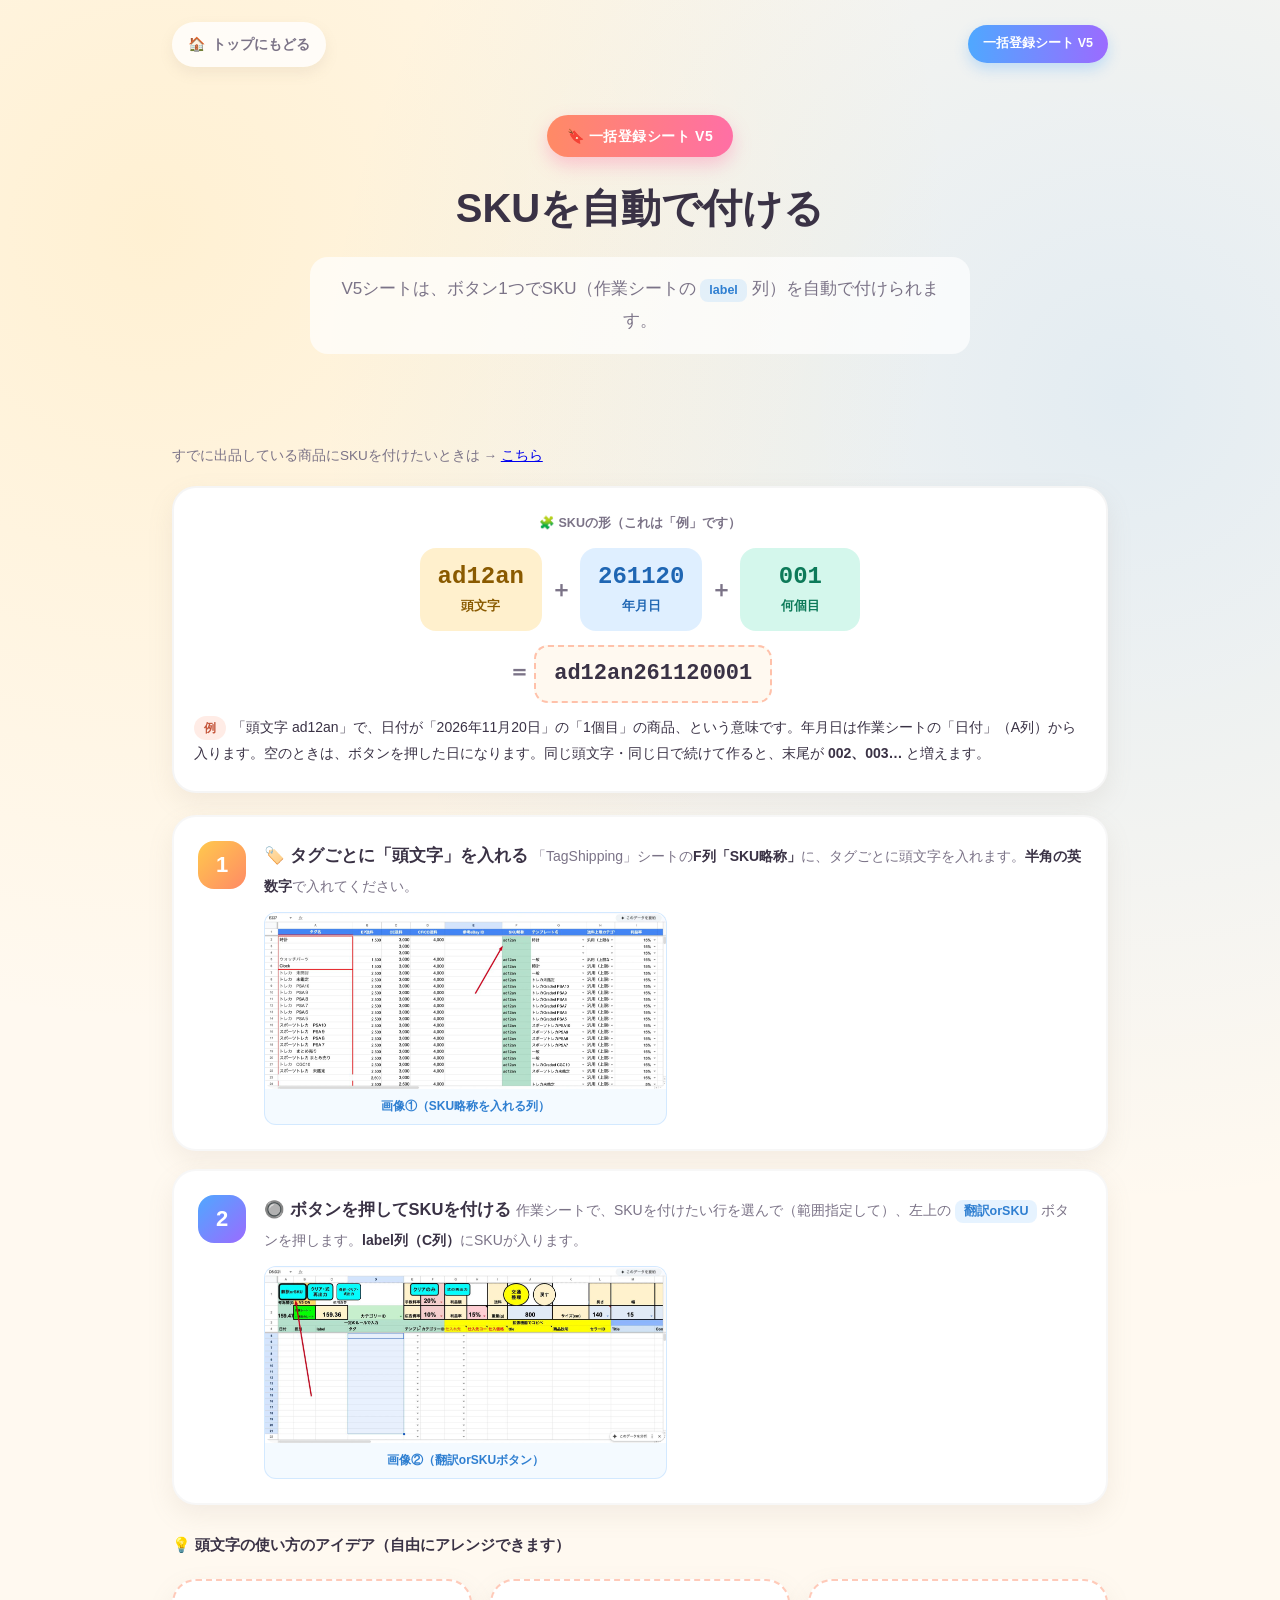
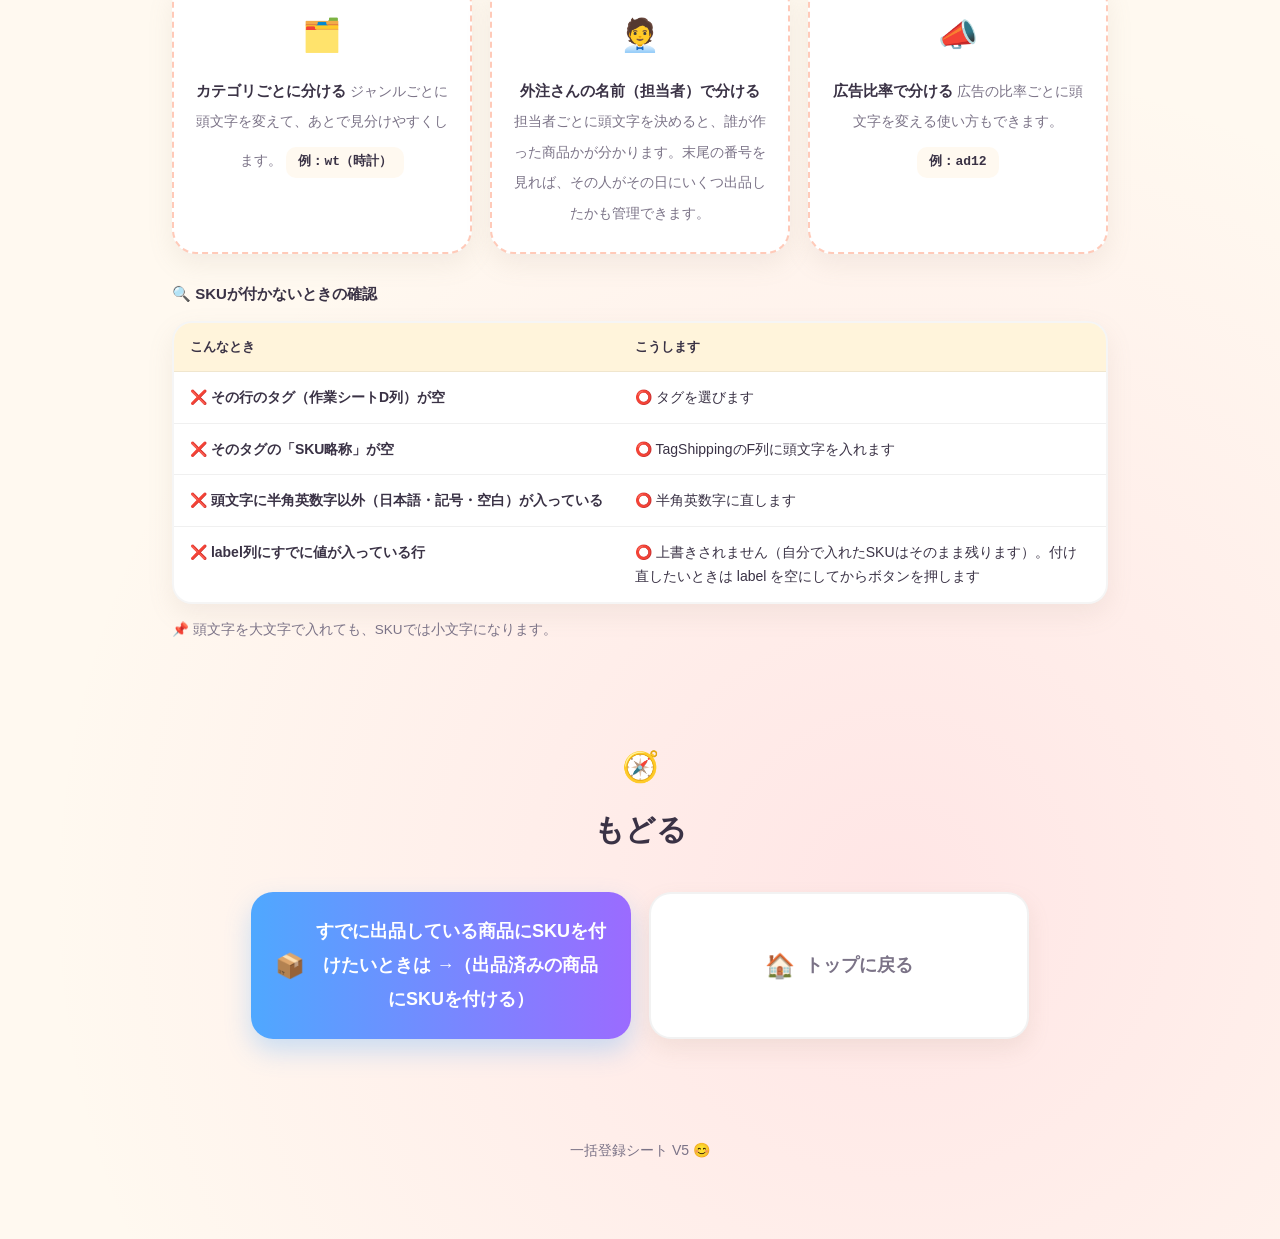
<file: sku-auto.html>
<!DOCTYPE html>
<html lang="ja">
<head>
<meta charset="UTF-8">
<meta name="viewport" content="width=device-width, initial-scale=1.0">
<title>SKUを自動で付ける — 一括登録シート V5</title>
<style>
  :root {
    --ink: #3a3245;
    --ink-soft: #7b7387;
    --cream: #fff9f0;
    --card: #ffffff;
    --peach: #ff8a65;
    --mint: #2bd4a0;
    --sky: #4fa8ff;
    --grape: #9b6bff;
    --sun: #ffc94d;
    --pink: #ff6fa5;
  }
  * { margin: 0; padding: 0; box-sizing: border-box; }
  html { scroll-behavior: smooth; }
  body {
    font-family: -apple-system, BlinkMacSystemFont, "Hiragino Maru Gothic ProN", "Hiragino Sans", "Yu Gothic", Meiryo, sans-serif;
    color: var(--ink);
    background:
      radial-gradient(circle at 12% 8%, rgba(255,201,77,0.18), transparent 28%),
      radial-gradient(circle at 88% 14%, rgba(79,168,255,0.16), transparent 30%),
      radial-gradient(circle at 70% 88%, rgba(255,111,165,0.14), transparent 32%),
      var(--cream);
    line-height: 1.9;
    -webkit-font-smoothing: antialiased;
  }
  .wrap { max-width: 980px; margin: 0 auto; padding: 0 22px; }

  /* ---------- Top nav ---------- */
  .topnav { padding: 22px 0 0; }
  .topnav .wrap { display: flex; align-items: center; justify-content: space-between; gap: 12px; }
  .home-link {
    display: inline-flex; align-items: center; gap: 7px;
    text-decoration: none; font-weight: 800; font-size: 14px; color: var(--ink-soft);
    background: rgba(255,255,255,0.8); padding: 9px 16px; border-radius: 999px;
    box-shadow: 0 6px 14px rgba(160,140,120,0.12);
    transition: transform .15s, box-shadow .15s, color .15s;
  }
  .home-link:hover { transform: translateY(-2px); color: var(--peach); box-shadow: 0 10px 20px rgba(160,140,120,0.18); }
  .brand-tag {
    font-size: 12.5px; font-weight: 800; color: #fff; padding: 7px 15px; border-radius: 999px;
    background: linear-gradient(90deg, var(--sky), var(--grape));
    box-shadow: 0 6px 14px rgba(79,168,255,0.30);
  }

  /* ---------- Header ---------- */
  header { padding: 48px 0 50px; text-align: center; }
  .eyebrow {
    display: inline-block; font-size: 14px; font-weight: 800; letter-spacing: 0.04em;
    color: #fff; padding: 8px 20px; border-radius: 999px; margin-bottom: 24px;
    background: linear-gradient(90deg, var(--peach), var(--pink));
    box-shadow: 0 8px 18px rgba(255,111,165,0.35);
  }
  h1 {
    font-size: clamp(25px, 4.4vw, 40px); font-weight: 900; line-height: 1.35; margin-bottom: 22px;
  }
  h1 .hl {
    background: linear-gradient(transparent 62%, rgba(255,201,77,0.65) 62%);
    padding: 0 4px; border-radius: 4px;
  }
  .lead {
    font-size: clamp(15px, 2.2vw, 17px); color: var(--ink-soft); max-width: 660px; margin: 0 auto;
    background: rgba(255,255,255,0.7); border-radius: 18px; padding: 16px 22px;
  }

  /* ---------- Sections ---------- */
  section { padding: 48px 0; }
  .section-head { text-align: center; margin-bottom: 34px; }
  .section-head h2 { font-size: clamp(22px, 3.6vw, 30px); font-weight: 900; }
  .section-head .emoji { font-size: 30px; display: block; margin-bottom: 6px; }
  .section-head .sub { font-size: 14px; color: var(--ink-soft); margin-top: 8px; }

  /* ---------- Intro / CTA sheet (from index.html) ---------- */
  .cta-wrap { text-align: center; margin-bottom: 34px; }
  .cta-sheet {
    display: inline-flex; align-items: center; justify-content: center; gap: 12px;
    text-decoration: none; text-align: center;
    padding: 24px 40px; border-radius: 24px;
    font-weight: 900; font-size: clamp(16px, 2.8vw, 21px); color: #fff;
    background: linear-gradient(90deg, var(--peach), var(--pink));
    box-shadow: 0 16px 34px rgba(255,111,165,0.40);
    transition: transform .15s, box-shadow .15s;
  }
  .cta-sheet:hover { transform: translateY(-3px); box-shadow: 0 22px 44px rgba(255,111,165,0.52); }

  /* ---------- Steps ---------- */
  .steps { display: grid; gap: 18px; }
  .step {
    display: flex; gap: 18px; align-items: flex-start;
    background: var(--card); border-radius: 24px; padding: 24px 24px;
    box-shadow: 0 10px 26px rgba(160,140,120,0.12);
    border: 2px solid rgba(0,0,0,0.03);
    transition: transform .18s, box-shadow .18s;
  }
  .step:hover { transform: translateY(-3px); box-shadow: 0 16px 34px rgba(160,140,120,0.18); }
  .step .num {
    flex: 0 0 48px; width: 48px; height: 48px; border-radius: 16px;
    display: grid; place-items: center; font-size: 22px; font-weight: 900; color: #fff;
  }
  .step:nth-child(1) .num { background: linear-gradient(135deg, var(--sun), var(--peach)); }
  .step:nth-child(2) .num { background: linear-gradient(135deg, var(--sky), var(--grape)); }
  .step:nth-child(3) .num { background: linear-gradient(135deg, var(--mint), var(--sky)); }
  .step:nth-child(4) .num { background: linear-gradient(135deg, var(--pink), var(--grape)); }
  .step:nth-child(5) .num { background: linear-gradient(135deg, var(--grape), var(--peach)); }
  .step:nth-child(6) .num { background: linear-gradient(135deg, var(--pink), var(--sun)); }
  .step .st-body { flex: 1; min-width: 0; }
  .step .st-title { font-size: 16.5px; font-weight: 800; margin-bottom: 5px; line-height: 1.5; }
  .step .st-text { font-size: 14px; color: var(--ink-soft); line-height: 1.85; }
  .step .step-alert { display: block; margin: 4px 0 10px; padding: 11px 14px; background: rgba(255,170,60,0.14); border: 2px solid rgba(255,170,60,0.55); border-radius: 14px; font-size: 12.5px; font-weight: 800; color: #9a6a00; line-height: 1.7; }
  .wrap > .step-alert { display: block; margin: 4px 0 10px; padding: 11px 14px; background: rgba(255,170,60,0.14); border: 2px solid rgba(255,170,60,0.55); border-radius: 14px; font-size: 12.5px; font-weight: 800; color: #9a6a00; line-height: 1.7; }
  .step .st-text strong { color: var(--ink); }
  .step .st-text a { color: var(--pink); font-weight: 800; text-decoration: none; border-bottom: 2px solid rgba(255,111,165,0.35); }
  .step .st-text a:hover { border-bottom-color: var(--pink); }

  /* ---------- Next-step buttons ---------- */
  .nextstep { display: flex; gap: 18px; justify-content: center; flex-wrap: wrap; }
  .big-btn {
    flex: 1 1 300px; max-width: 380px;
    display: flex; align-items: center; justify-content: center; gap: 10px;
    text-decoration: none; text-align: center;
    padding: 22px 24px; border-radius: 22px;
    font-weight: 900; font-size: clamp(15px, 2.4vw, 18px); color: #fff;
    box-shadow: 0 12px 26px rgba(79,168,255,0.30);
    transition: transform .15s, box-shadow .15s;
  }
  .big-btn .b-emoji { font-size: 24px; }
  .big-btn.secondary { background: linear-gradient(90deg, var(--sky), var(--grape)); }
  .big-btn.ghost {
    background: #fff; color: var(--ink-soft);
    box-shadow: 0 10px 22px rgba(160,140,120,0.14);
    border: 2px solid rgba(0,0,0,0.05);
  }
  .big-btn.primary { background: linear-gradient(90deg, var(--peach), var(--pink)); box-shadow: 0 12px 26px rgba(255,111,165,0.34); }
  .big-btn:hover { transform: translateY(-3px); box-shadow: 0 18px 34px rgba(79,168,255,0.42); }
  .big-btn.primary:hover { box-shadow: 0 18px 34px rgba(255,111,165,0.46); }
  .big-btn.ghost:hover { box-shadow: 0 16px 30px rgba(160,140,120,0.2); color: var(--ink); }

  footer { padding: 50px 0 76px; text-align: center; color: var(--ink-soft); font-size: 14px; }

  /* ---------- Responsive ---------- */
  @media (max-width: 600px) {
    header { padding: 36px 0 40px; }
    .step { padding: 20px 18px; gap: 14px; }
    .cta-sheet { padding: 20px 26px; width: 100%; }
    .nextstep { flex-direction: column; align-items: stretch; }
    .big-btn { max-width: none; }
    .topnav .wrap { flex-direction: column; align-items: flex-start; gap: 10px; }
  }

  /* Respect reduced-motion */
  @media (prefers-reduced-motion: reduce) {
    .step, .card, .big-btn, .home-link, .cta-sheet { transition: none; }
    html { scroll-behavior: auto; }
  }

  /* ---------- Screenshot slot (base box) ---------- */
  .step .shot-slot {
    margin-top: 12px; border: 2px dashed rgba(79,168,255,0.28); border-radius: 14px;
    padding: 14px 12px; text-align: center; font-size: 12px; color: var(--ink-soft);
    background: rgba(79,168,255,0.05);
  }

  /* ---------- Lightbox: clickable shot-slot (additive) ---------- */
  /* 既存の .shot-slot ルールはそのまま。クリック反応のみ追記する */
  .step .shot-slot {
    cursor: pointer;
    transition: background .18s, box-shadow .18s, transform .18s, border-color .18s;
  }
  .step .shot-slot:hover {
    background: rgba(79,168,255,0.12);
    border-color: rgba(79,168,255,0.5);
    box-shadow: 0 8px 20px rgba(79,168,255,0.22);
    transform: translateY(-2px);
  }
  .step .shot-slot:focus-visible {
    outline: 3px solid rgba(79,168,255,0.55);
    outline-offset: 2px;
  }
  /* 拡大できることを示す小さなヒント（既存テキストと並存） */
  .shot-slot .zoom-hint {
    display: block; margin-top: 8px;
    font-size: 11px; font-weight: 800; letter-spacing: .02em;
    color: #2f7fd1;
  }
  /* 将来 img を入れた時に箱へ収まるサムネ表示 */
  .shot-slot img {
    display: block; max-width: 100%; height: auto;
    margin: 0 auto; border-radius: 10px;
  }
  /* 画像割り当て済みスロット = 小さな「画像を見る」ボタン */
  .step .shot-slot.has-img {
    display: inline-flex; align-items: center; gap: 6px;
    width: auto; margin: 0;
    padding: 7px 15px; border-radius: 999px;
    border: none; background: rgba(79,168,255,0.14);
    color: #2f7fd1; font-size: 12.5px; font-weight: 800;
    text-align: left;
  }
  .step .shot-slot.has-img:hover {
    background: rgba(79,168,255,0.24);
    transform: none; box-shadow: none;
  }
  /* 画像ボタンを横一列にまとめる */
  .step .shot-row {
    display: flex; flex-wrap: wrap; gap: 8px;
    margin-top: 10px;
  }

  /* ---------- Lightbox overlay ---------- */
  .lightbox {
    position: fixed; inset: 0; z-index: 1000;
    display: none; align-items: center; justify-content: center;
    padding: 24px;
    background: rgba(40,32,50,0.72);
    -webkit-backdrop-filter: blur(2px); backdrop-filter: blur(2px);
  }
  .lightbox.is-open { display: flex; }
  .lightbox .lb-content {
    position: relative; max-width: 92vw; max-height: 88vh;
    display: flex; align-items: center; justify-content: center;
  }
  .lightbox .lb-content img {
    display: block; max-width: 92vw; max-height: 88vh;
    width: auto; height: auto;
    border-radius: 16px; background: #fff;
    box-shadow: 0 24px 60px rgba(0,0,0,0.45);
  }
  /* img が無い時のプレースホルダ枠 */
  .lightbox .lb-placeholder {
    display: grid; place-items: center; text-align: center;
    width: min(560px, 86vw); min-height: min(340px, 60vh);
    padding: 28px 24px;
    font-size: clamp(15px, 2.4vw, 19px); font-weight: 800; line-height: 1.8;
    color: var(--ink-soft);
    background: var(--card);
    border: 3px dashed rgba(79,168,255,0.45); border-radius: 18px;
    box-shadow: 0 24px 60px rgba(0,0,0,0.4);
  }
  .lightbox .lb-close {
    position: absolute; top: -14px; right: -14px;
    width: 44px; height: 44px; border-radius: 50%;
    border: none; cursor: pointer;
    display: grid; place-items: center;
    font-size: 24px; font-weight: 900; line-height: 1; color: #fff;
    background: linear-gradient(135deg, var(--peach), var(--pink));
    box-shadow: 0 8px 20px rgba(255,111,165,0.5);
  }
  .lightbox .lb-close:hover { transform: scale(1.06); }
  .lightbox .lb-close:focus-visible {
    outline: 3px solid #fff; outline-offset: 2px;
  }
  @media (max-width: 600px) {
    .lightbox .lb-close { top: -10px; right: -10px; width: 40px; height: 40px; font-size: 22px; }
  }
  @media (prefers-reduced-motion: reduce) {
    .step .shot-slot, .lightbox .lb-close { transition: none; }
  }

  /* ---------- Lightbox prev/next navigation ---------- */
  .lightbox .lb-nav {
    position: absolute; top: 50%; transform: translateY(-50%);
    width: 46px; height: 46px; border-radius: 50%;
    border: none; cursor: pointer;
    display: grid; place-items: center;
    font-size: 28px; font-weight: 900; line-height: 1; color: var(--ink);
    background: rgba(255,255,255,0.9);
    box-shadow: 0 8px 20px rgba(0,0,0,0.32);
    transition: transform .15s, background .15s, opacity .15s;
  }
  .lightbox .lb-prev { left: 10px; }
  .lightbox .lb-next { right: 10px; }
  .lightbox .lb-nav:hover:not(:disabled) { transform: translateY(-50%) scale(1.08); background: #fff; }
  .lightbox .lb-nav:disabled { opacity: 0.3; cursor: default; }
  .lightbox .lb-nav:focus-visible { outline: 3px solid #fff; outline-offset: 2px; }
  .lightbox .lb-counter {
    position: absolute; left: 50%; bottom: 12px; transform: translateX(-50%);
    padding: 5px 16px; border-radius: 999px;
    background: rgba(40,32,50,0.78); color: #fff;
    font-size: 13px; font-weight: 800; white-space: nowrap;
    box-shadow: 0 6px 16px rgba(0,0,0,0.3);
  }
  @media (max-width: 600px) {
    .lightbox .lb-nav { width: 40px; height: 40px; font-size: 24px; }
  }
  @media (prefers-reduced-motion: reduce) {
    .lightbox .lb-nav { transition: none; }
  }

  /* ---------- Caution cards ---------- */
  .cautions { display: grid; grid-template-columns: repeat(3,1fr); gap: 18px; }
  .caution {
    background: var(--card); border-radius: 24px; padding: 24px 20px;
    box-shadow: 0 10px 26px rgba(160,140,120,0.12);
    border: 2px dashed rgba(255,138,101,0.45);
    text-align: center;
  }
  .caution .c-emoji { font-size: 32px; display: block; margin-bottom: 10px; }
  .caution .c-title { font-size: 15px; font-weight: 800; margin-bottom: 6px; line-height: 1.5; }
  .caution .c-text { font-size: 13.5px; color: var(--ink-soft); line-height: 1.8; }

  @media (max-width: 820px) {
    .cautions { grid-template-columns: 1fr; }
  }
  /* ---------- SKU自動付与（sku-auto）追加スタイル ---------- */
  .ui {
    display: inline-block; font-size: 12.5px; font-weight: 800;
    background: rgba(79,168,255,0.14); color: #2f7fd1;
    padding: 1px 9px; border-radius: 8px; white-space: nowrap; line-height: 1.7;
  }
  .sku-lead { font-size: 15px; line-height: 1.9; color: var(--ink); margin-bottom: 18px; }
  .sku-form { background: var(--card); border-radius: 24px; padding: 24px 20px; box-shadow: 0 10px 26px rgba(160,140,120,0.12); border: 2px solid rgba(0,0,0,0.04); margin-bottom: 22px; }
  .sku-form .sf-eyebrow { display: block; text-align: center; font-size: 12.5px; font-weight: 800; color: var(--ink-soft); margin-bottom: 12px; }
  .sku-blocks { display: flex; align-items: stretch; justify-content: center; gap: 8px; flex-wrap: wrap; }
  .sku-block { border-radius: 16px; padding: 12px 18px; text-align: center; min-width: 120px; }
  .sku-block .sb-code { display: block; font-family: ui-monospace, SFMono-Regular, Menlo, monospace; font-size: 24px; font-weight: 900; line-height: 1.4; }
  .sku-block .sb-name { display: block; font-size: 12.5px; font-weight: 800; margin-top: 2px; }
  .sku-block.b1 { background: rgba(255,201,77,0.28); color: #8a5a00; }
  .sku-block.b2 { background: rgba(79,168,255,0.18); color: #1f66b3; }
  .sku-block.b3 { background: rgba(43,212,160,0.2); color: #0d7a59; }
  .sku-plus, .sku-eq { align-self: center; font-size: 22px; font-weight: 900; color: var(--ink-soft); }
  .sku-result { text-align: center; margin: 14px 0 4px; }
  .sku-result code { display: inline-block; font-family: ui-monospace, SFMono-Regular, Menlo, monospace; font-size: 22px; font-weight: 900; background: var(--cream); border: 2px dashed rgba(255,138,101,0.5); border-radius: 14px; padding: 6px 18px; color: var(--ink); word-break: break-all; }
  .sku-meaning { font-size: 14px; line-height: 1.85; color: var(--ink); margin-top: 12px; }
  .sku-meaning .sku-ex { display: inline-block; font-size: 12px; font-weight: 800; background: rgba(255,138,101,0.16); color: #c4553a; padding: 1px 10px; border-radius: 999px; margin-right: 6px; }
  .sku-ideas { margin-top: 20px; }
  .sku-ideas .caution .c-example { display: inline-block; margin-top: 10px; font-family: ui-monospace, SFMono-Regular, Menlo, monospace; font-size: 13px; font-weight: 800; background: var(--cream); border-radius: 10px; padding: 3px 12px; color: var(--ink); }
  .sku-ideas-head { font-size: 15px; font-weight: 800; margin: 26px 0 12px; }
  .sku-check { width: 100%; border-collapse: separate; border-spacing: 0; background: var(--card); border-radius: 20px; overflow: hidden; box-shadow: 0 10px 26px rgba(160,140,120,0.12); border: 2px solid rgba(0,0,0,0.04); }
  .sku-check th, .sku-check td { padding: 13px 16px; font-size: 14px; line-height: 1.75; text-align: left; vertical-align: top; border-bottom: 1px solid rgba(0,0,0,0.06); }
  .sku-check th { background: rgba(255,201,77,0.2); font-weight: 800; font-size: 13px; }
  .sku-check tr:last-child td { border-bottom: none; }
  .sku-check .ck-ng { font-weight: 800; white-space: nowrap; }
  .sku-note { font-size: 13.5px; color: var(--ink-soft); line-height: 1.8; margin-top: 14px; }
  @media (max-width: 600px) {
    .sku-blocks { flex-wrap: nowrap; gap: 4px; }
    .sku-block { min-width: 0; flex: 1 1 0; padding: 10px 4px; }
    .sku-block .sb-code { font-size: 14px; letter-spacing: -0.02em; }
    .sku-block .sb-name { font-size: 11.5px; }
    .sku-plus { font-size: 16px; flex: 0 0 auto; }
    .sku-result code { font-size: 17px; }
    .sku-check th, .sku-check td { padding: 10px 10px; font-size: 13px; }
    .sku-check .ck-ng { white-space: normal; }
  }
</style>
</head>
<body>
  <!-- ========== Top nav ========== -->
  <nav class="topnav">
    <div class="wrap">
      <a class="home-link" href="index.html"><span aria-hidden="true">🏠</span>トップにもどる</a>
      <span class="brand-tag">一括登録シート V5</span>
    </div>
  </nav>

  <!-- ========== Header ========== -->
  <header>
    <div class="wrap">
      <span class="eyebrow">🔖 一括登録シート V5</span>
      <h1>SKUを自動で付ける</h1>
      <p class="lead">V5シートは、ボタン1つでSKU（作業シートの <span class="ui">label</span> 列）を自動で付けられます。</p>
    </div>
  </header>

  <!-- ========== SKUの形と付け方 ========== -->
  <section>
    <div class="wrap">
      <p class="sku-note" style="margin-top:-8px; margin-bottom:18px;">すでに出品している商品にSKUを付けたいときは → <a href="sku-update.html">こちら</a></p>

      <div class="sku-form">
        <span class="sf-eyebrow">🧩 SKUの形（これは「例」です）</span>
        <div class="sku-blocks">
          <div class="sku-block b1"><span class="sb-code">ad12an</span><span class="sb-name">頭文字</span></div>
          <span class="sku-plus" aria-hidden="true">＋</span>
          <div class="sku-block b2"><span class="sb-code">261120</span><span class="sb-name">年月日</span></div>
          <span class="sku-plus" aria-hidden="true">＋</span>
          <div class="sku-block b3"><span class="sb-code">001</span><span class="sb-name">何個目</span></div>
        </div>
        <div class="sku-result"><span class="sku-eq" aria-hidden="true">＝</span> <code>ad12an261120001</code></div>
        <p class="sku-meaning"><span class="sku-ex">例</span>「頭文字 ad12an」で、日付が「2026年11月20日」の「1個目」の商品、という意味です。年月日は作業シートの「日付」（A列）から入ります。空のときは、ボタンを押した日になります。同じ頭文字・同じ日で続けて作ると、末尾が <strong>002、003…</strong> と増えます。</p>
      </div>

      <div class="steps">

        <div class="step">
          <span class="num" aria-hidden="true">1</span>
          <span class="st-body">
            <span class="st-title">🏷️ タグごとに「頭文字」を入れる</span>
            <span class="st-text">「TagShipping」シートの<strong>F列「SKU略称」</strong>に、タグごとに頭文字を入れます。<strong>半角の英数字</strong>で入れてください。</span>
            <div class="shot-row">
              <div class="shot-slot has-img" data-img="images/sku-01.jpg" data-alt="TagShipping シートのF列『SKU略称』にタグごとの頭文字を入れる">📷 画像①（SKU略称を入れる列）</div>
            </div>
          </span>
        </div>

        <div class="step">
          <span class="num" aria-hidden="true">2</span>
          <span class="st-body">
            <span class="st-title">🔘 ボタンを押してSKUを付ける</span>
            <span class="st-text">作業シートで、SKUを付けたい行を選んで（範囲指定して）、左上の <span class="ui">翻訳orSKU</span> ボタンを押します。<strong>label列（C列）</strong>にSKUが入ります。</span>
            <div class="shot-row">
              <div class="shot-slot has-img" data-img="images/sku-02.jpg" data-alt="作業シートで行を範囲指定し、左上の「翻訳orSKU」ボタンを押す">📷 画像②（翻訳orSKUボタン）</div>
            </div>
          </span>
        </div>

      </div>

      <p class="sku-ideas-head">💡 頭文字の使い方のアイデア（自由にアレンジできます）</p>
      <div class="cautions sku-ideas">
        <div class="caution">
          <span class="c-emoji" aria-hidden="true">🗂️</span>
          <span class="c-title">カテゴリごとに分ける</span>
          <span class="c-text">ジャンルごとに頭文字を変えて、あとで見分けやすくします。</span>
          <span class="c-example">例：wt（時計）</span>
        </div>
        <div class="caution">
          <span class="c-emoji" aria-hidden="true">🧑‍💼</span>
          <span class="c-title">外注さんの名前（担当者）で分ける</span>
          <span class="c-text">担当者ごとに頭文字を決めると、誰が作った商品かが分かります。末尾の番号を見れば、その人がその日にいくつ出品したかも管理できます。</span>
        </div>
        <div class="caution">
          <span class="c-emoji" aria-hidden="true">📣</span>
          <span class="c-title">広告比率で分ける</span>
          <span class="c-text">広告の比率ごとに頭文字を変える使い方もできます。</span>
          <span class="c-example">例：ad12</span>
        </div>
      </div>

      <p class="sku-ideas-head">🔍 SKUが付かないときの確認</p>
      <table class="sku-check">
        <thead><tr><th>こんなとき</th><th>こうします</th></tr></thead>
        <tbody>
          <tr><td><span class="ck-ng">❌ その行のタグ（作業シートD列）が空</span></td><td>⭕️ タグを選びます</td></tr>
          <tr><td><span class="ck-ng">❌ そのタグの「SKU略称」が空</span></td><td>⭕️ TagShippingのF列に頭文字を入れます</td></tr>
          <tr><td><span class="ck-ng">❌ 頭文字に半角英数字以外（日本語・記号・空白）が入っている</span></td><td>⭕️ 半角英数字に直します</td></tr>
          <tr><td><span class="ck-ng">❌ label列にすでに値が入っている行</span></td><td>⭕️ 上書きされません（自分で入れたSKUはそのまま残ります）。付け直したいときは label を空にしてからボタンを押します</td></tr>
        </tbody>
      </table>
      <p class="sku-note">📌 頭文字を大文字で入れても、SKUでは小文字になります。</p>
    </div>
  </section>

  <!-- ========== ページ下部ナビ ========== -->
  <section>
    <div class="wrap">
      <div class="section-head">
        <span class="emoji">🧭</span>
        <h2>もどる</h2>
      </div>
      <div class="nextstep">
        <a class="big-btn secondary" href="sku-update.html"><span class="b-emoji" aria-hidden="true">📦</span>すでに出品している商品にSKUを付けたいときは →（出品済みの商品にSKUを付ける）</a>
        <a class="big-btn ghost" href="index.html"><span class="b-emoji" aria-hidden="true">🏠</span>トップに戻る</a>
      </div>
    </div>
  </section>

  <footer><div class="wrap">一括登録シート V5 😊</div></footer>

  <!-- ========== Lightbox overlay (試作) ========== -->
  <div class="lightbox" id="lightbox" role="dialog" aria-modal="true" aria-label="スクリーンショット拡大表示" aria-hidden="true">
    <div class="lb-content" id="lbContent">
      <button type="button" class="lb-close" id="lbClose" aria-label="閉じる">×</button>
      <button type="button" class="lb-nav lb-prev" id="lbPrev" aria-label="前の画像">‹</button>
      <button type="button" class="lb-nav lb-next" id="lbNext" aria-label="次の画像">›</button>
      <span class="lb-counter" id="lbCounter" aria-live="polite"></span>
      <!-- 拡大コンテンツ（img もしくはプレースホルダ）はJSで差し込みます -->
    </div>
  </div>

  <script>
  (function () {
    var lightbox = document.getElementById('lightbox');
    var lbContent = document.getElementById('lbContent');
    var lbClose = document.getElementById('lbClose');
    var lbPrev = document.getElementById('lbPrev');
    var lbNext = document.getElementById('lbNext');
    var lbCounter = document.getElementById('lbCounter');
    var lastFocused = null;

    // 現在表示中のグループ（同じ shot-row 内のスロット）と位置
    var currentGroup = [];
    var currentIndex = 0;

    // 直前に差し込んだ拡大要素（再オープン時に消すため）
    var currentMedia = null;

    function clearMedia() {
      if (currentMedia && currentMedia.parentNode === lbContent) {
        lbContent.removeChild(currentMedia);
      }
      currentMedia = null;
    }

    // 1つのスロットから拡大表示用の要素を作る
    function buildMedia(slot) {
      var dataImg = slot.getAttribute('data-img');
      var srcImg = slot.querySelector('img');
      if (dataImg) {
        // data-img があれば、その画像を拡大表示
        var bigD = document.createElement('img');
        bigD.src = dataImg;
        bigD.alt = slot.getAttribute('data-alt') || '';
        return bigD;
      }
      if (srcImg) {
        // .shot-slot 内に画像があれば、それを拡大表示（src / alt を引き継ぐ）
        var big = document.createElement('img');
        big.src = srcImg.getAttribute('src');
        big.alt = srcImg.getAttribute('alt') || '';
        return big;
      }
      // 画像未取得（プレースホルダのみ）の場合の代替表示
      var ph = document.createElement('div');
      ph.className = 'lb-placeholder';
      ph.textContent = '📷 ここにスクリーンショットが入ります（後で差し込み）';
      return ph;
    }

    // 前へ／次へボタンとカウンターの表示を更新する
    function updateNav() {
      var multi = currentGroup.length > 1;
      lbPrev.style.display = multi ? '' : 'none';
      lbNext.style.display = multi ? '' : 'none';
      if (multi) {
        lbCounter.style.display = '';
        lbCounter.textContent = (currentIndex + 1) + ' / ' + currentGroup.length;
        lbPrev.disabled = (currentIndex === 0);
        lbNext.disabled = (currentIndex === currentGroup.length - 1);
      } else {
        lbCounter.style.display = 'none';
      }
    }

    // 現在の index の画像を描画し直す
    function renderCurrent() {
      clearMedia();
      currentMedia = buildMedia(currentGroup[currentIndex]);
      lbContent.appendChild(currentMedia);
      updateNav();
    }

    // index を移動して描画する（範囲外は無視）
    function showAt(index) {
      if (index < 0 || index >= currentGroup.length) return;
      currentIndex = index;
      renderCurrent();
    }

    function openLightbox(slot) {
      // 同じ shot-row 内のスロットをグループにする。なければ単独表示
      var row = slot.closest ? slot.closest('.shot-row') : null;
      if (row) {
        currentGroup = Array.prototype.slice.call(row.querySelectorAll('.shot-slot'));
      } else {
        currentGroup = [slot];
      }
      currentIndex = currentGroup.indexOf(slot);
      if (currentIndex < 0) currentIndex = 0;

      renderCurrent();

      lastFocused = document.activeElement;
      lightbox.classList.add('is-open');
      lightbox.setAttribute('aria-hidden', 'false');
      document.body.style.overflow = 'hidden';
      lbClose.focus();
    }

    function closeLightbox() {
      lightbox.classList.remove('is-open');
      lightbox.setAttribute('aria-hidden', 'true');
      document.body.style.overflow = '';
      clearMedia();
      if (lastFocused && typeof lastFocused.focus === 'function') {
        lastFocused.focus();
      }
      lastFocused = null;
    }

    // すべての .shot-slot をクリック可能にする
    var slots = document.querySelectorAll('.shot-slot');
    Array.prototype.forEach.call(slots, function (slot) {
      slot.setAttribute('tabindex', '0');
      slot.setAttribute('role', 'button');
      slot.addEventListener('click', function () { openLightbox(slot); });
      // キーボード操作（Enter / Space）でも開ける
      slot.addEventListener('keydown', function (e) {
        if (e.key === 'Enter' || e.key === ' ' || e.key === 'Spacebar') {
          e.preventDefault();
          openLightbox(slot);
        }
      });
    });

    // 閉じる: × ボタン
    lbClose.addEventListener('click', closeLightbox);

    // 前へ／次へボタン
    lbPrev.addEventListener('click', function () { showAt(currentIndex - 1); });
    lbNext.addEventListener('click', function () { showAt(currentIndex + 1); });

    // 閉じる: 暗幕（背景）クリック。中央コンテンツのクリックでは閉じない
    lightbox.addEventListener('click', function (e) {
      if (e.target === lightbox) {
        closeLightbox();
      }
    });

    // キーボード操作: Esc で閉じる、← → で前後の画像へ
    document.addEventListener('keydown', function (e) {
      if (!lightbox.classList.contains('is-open')) return;
      if (e.key === 'Escape') {
        closeLightbox();
      } else if (e.key === 'ArrowLeft') {
        showAt(currentIndex - 1);
      } else if (e.key === 'ArrowRight') {
        showAt(currentIndex + 1);
      }
    });
  })();
  </script>
  <!-- 画像を常時表示（2列埋め込み）：data-img を img として埋め込み、クリックで従来どおり拡大 -->
  <style>
    .step .shot-row {
      display: grid; grid-template-columns: repeat(2, 1fr);
      gap: 12px; align-items: start;
    }
    .step .shot-slot.has-img {
      display: block; width: auto; margin: 0; padding: 0;
      border: 1px solid rgba(79,168,255,0.25); border-radius: 12px;
      background: #fff; overflow: hidden; cursor: zoom-in;
    }
    .step .shot-slot.has-img:hover {
      border-color: rgba(79,168,255,0.55);
      box-shadow: 0 8px 20px rgba(79,168,255,0.22); transform: none;
    }
    .step .shot-slot.has-img img {
      display: block; width: 100%; height: auto;
    }
    .step .shot-slot.has-img .shot-cap {
      display: block; padding: 6px 8px; text-align: center;
      font-size: 12px; font-weight: 700; color: #2f7fd1;
      background: rgba(79,168,255,0.06);
    }
    @media (max-width: 600px) {
      .step .shot-row { grid-template-columns: 1fr; }
    }
  </style>
  <script>
  (function () {
    var slots = document.querySelectorAll('.shot-slot.has-img');
    Array.prototype.forEach.call(slots, function (slot) {
      if (slot.querySelector('img')) return;
      var src = slot.getAttribute('data-img');
      if (!src) return;
      var label = (slot.textContent || '').replace(/^\s*📷\s*/, '').trim();
      var img = document.createElement('img');
      img.src = src;
      img.alt = slot.getAttribute('data-alt') || '';
      img.loading = 'lazy';
      slot.textContent = '';
      slot.appendChild(img);
      if (label) {
        var cap = document.createElement('span');
        cap.className = 'shot-cap';
        cap.textContent = label;
        slot.appendChild(cap);
      }
    });
  })();
  </script>
</body>
</html>
</file>
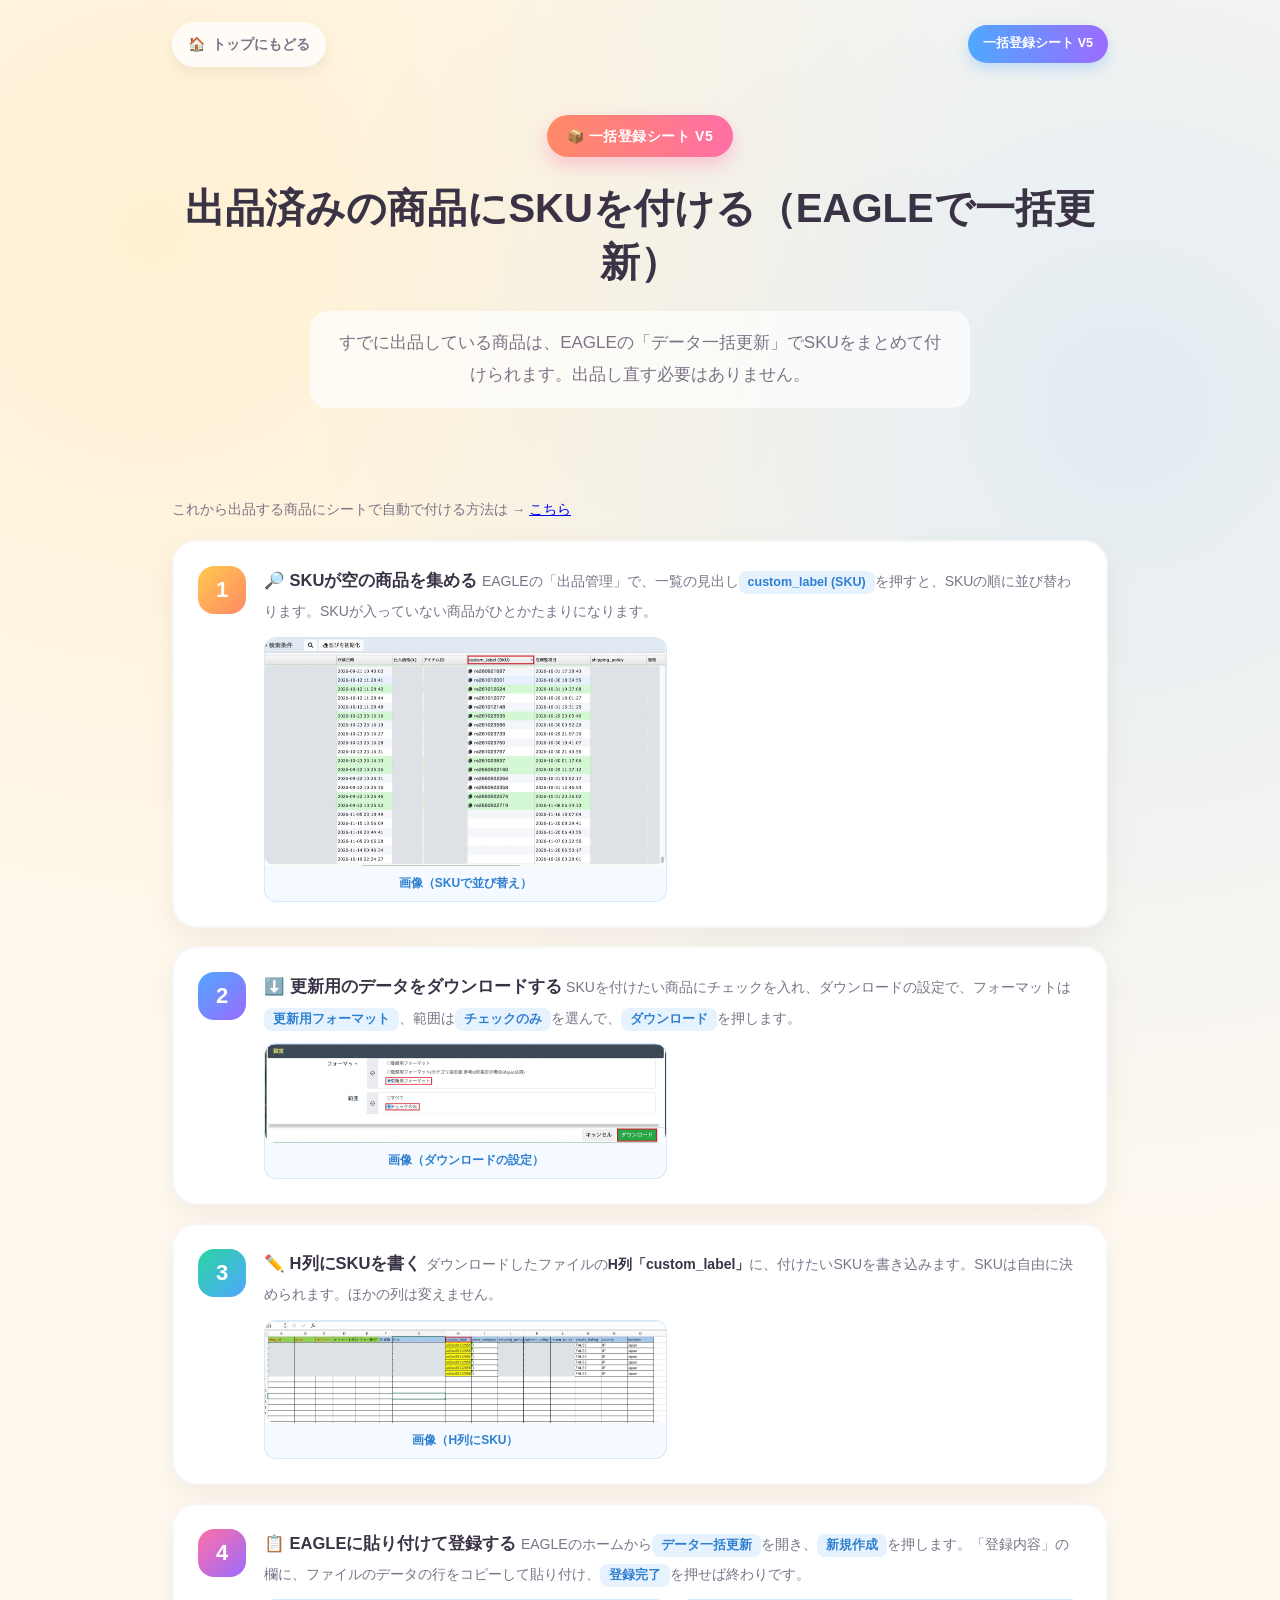
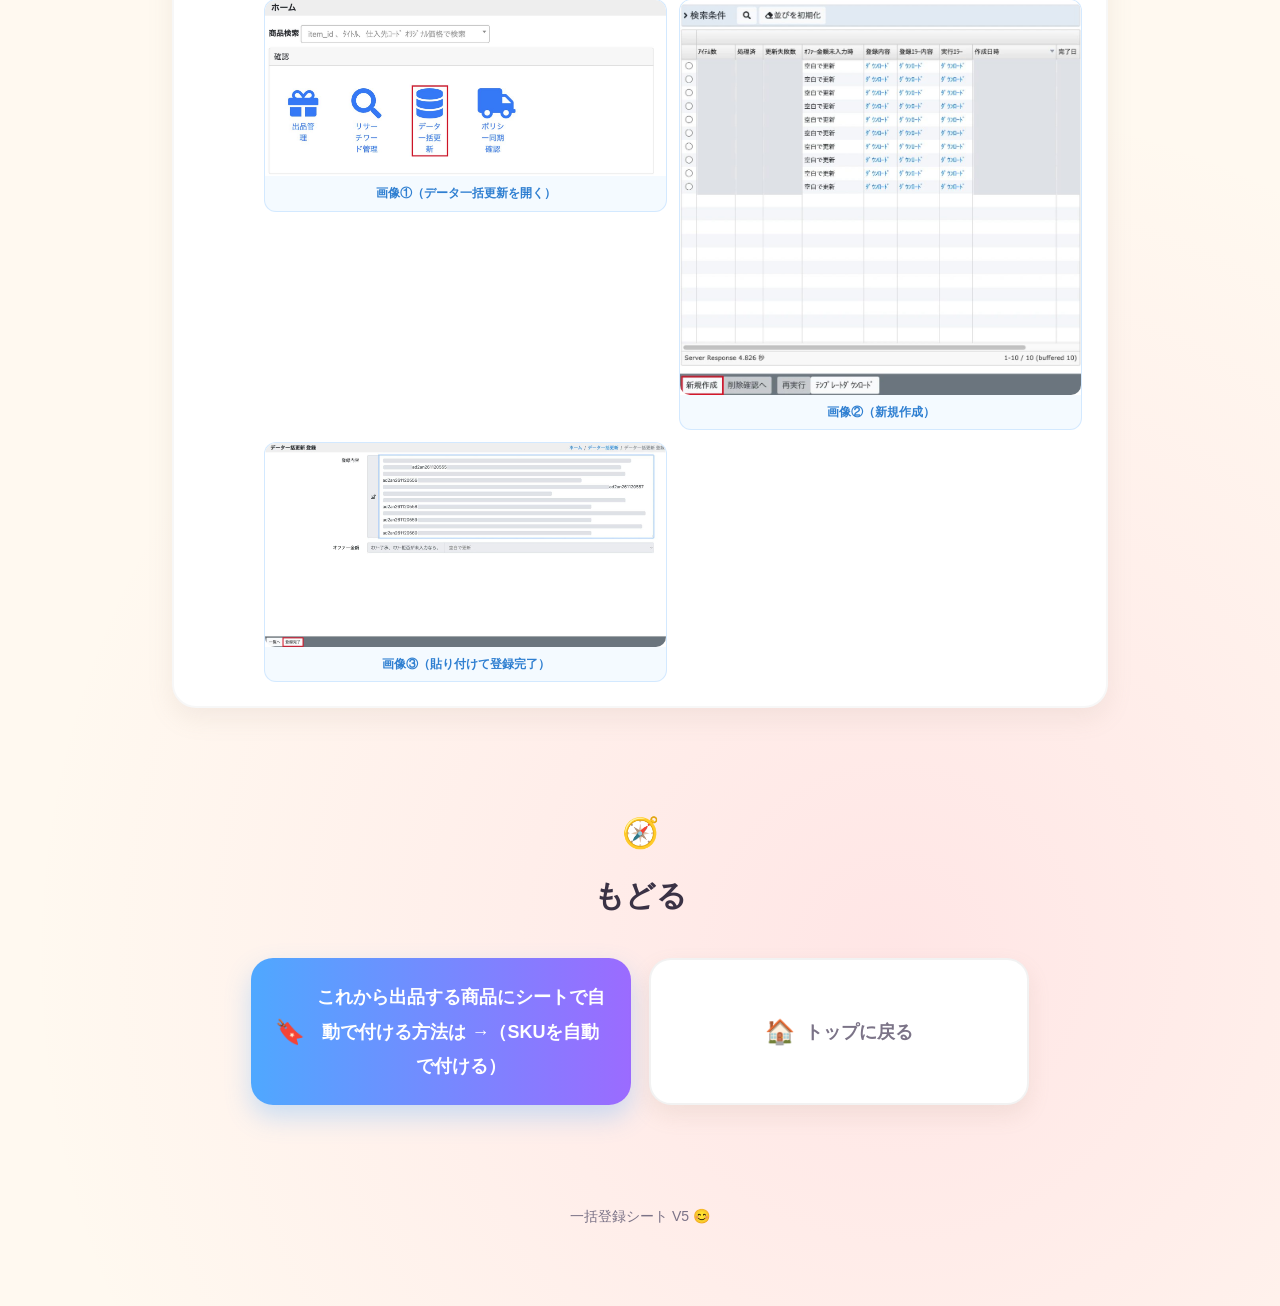
<file: sku-update.html>
<!DOCTYPE html>
<html lang="ja">
<head>
<meta charset="UTF-8">
<meta name="viewport" content="width=device-width, initial-scale=1.0">
<title>出品済みの商品にSKUを付ける（EAGLEで一括更新） — 一括登録シート V5</title>
<style>
  :root {
    --ink: #3a3245;
    --ink-soft: #7b7387;
    --cream: #fff9f0;
    --card: #ffffff;
    --peach: #ff8a65;
    --mint: #2bd4a0;
    --sky: #4fa8ff;
    --grape: #9b6bff;
    --sun: #ffc94d;
    --pink: #ff6fa5;
  }
  * { margin: 0; padding: 0; box-sizing: border-box; }
  html { scroll-behavior: smooth; }
  body {
    font-family: -apple-system, BlinkMacSystemFont, "Hiragino Maru Gothic ProN", "Hiragino Sans", "Yu Gothic", Meiryo, sans-serif;
    color: var(--ink);
    background:
      radial-gradient(circle at 12% 8%, rgba(255,201,77,0.18), transparent 28%),
      radial-gradient(circle at 88% 14%, rgba(79,168,255,0.16), transparent 30%),
      radial-gradient(circle at 70% 88%, rgba(255,111,165,0.14), transparent 32%),
      var(--cream);
    line-height: 1.9;
    -webkit-font-smoothing: antialiased;
  }
  .wrap { max-width: 980px; margin: 0 auto; padding: 0 22px; }

  /* ---------- Top nav ---------- */
  .topnav { padding: 22px 0 0; }
  .topnav .wrap { display: flex; align-items: center; justify-content: space-between; gap: 12px; }
  .home-link {
    display: inline-flex; align-items: center; gap: 7px;
    text-decoration: none; font-weight: 800; font-size: 14px; color: var(--ink-soft);
    background: rgba(255,255,255,0.8); padding: 9px 16px; border-radius: 999px;
    box-shadow: 0 6px 14px rgba(160,140,120,0.12);
    transition: transform .15s, box-shadow .15s, color .15s;
  }
  .home-link:hover { transform: translateY(-2px); color: var(--peach); box-shadow: 0 10px 20px rgba(160,140,120,0.18); }
  .brand-tag {
    font-size: 12.5px; font-weight: 800; color: #fff; padding: 7px 15px; border-radius: 999px;
    background: linear-gradient(90deg, var(--sky), var(--grape));
    box-shadow: 0 6px 14px rgba(79,168,255,0.30);
  }

  /* ---------- Header ---------- */
  header { padding: 48px 0 50px; text-align: center; }
  .eyebrow {
    display: inline-block; font-size: 14px; font-weight: 800; letter-spacing: 0.04em;
    color: #fff; padding: 8px 20px; border-radius: 999px; margin-bottom: 24px;
    background: linear-gradient(90deg, var(--peach), var(--pink));
    box-shadow: 0 8px 18px rgba(255,111,165,0.35);
  }
  h1 {
    font-size: clamp(25px, 4.4vw, 40px); font-weight: 900; line-height: 1.35; margin-bottom: 22px;
  }
  h1 .hl {
    background: linear-gradient(transparent 62%, rgba(255,201,77,0.65) 62%);
    padding: 0 4px; border-radius: 4px;
  }
  .lead {
    font-size: clamp(15px, 2.2vw, 17px); color: var(--ink-soft); max-width: 660px; margin: 0 auto;
    background: rgba(255,255,255,0.7); border-radius: 18px; padding: 16px 22px;
  }

  /* ---------- Sections ---------- */
  section { padding: 48px 0; }
  .section-head { text-align: center; margin-bottom: 34px; }
  .section-head h2 { font-size: clamp(22px, 3.6vw, 30px); font-weight: 900; }
  .section-head .emoji { font-size: 30px; display: block; margin-bottom: 6px; }
  .section-head .sub { font-size: 14px; color: var(--ink-soft); margin-top: 8px; }

  /* ---------- Intro / CTA sheet (from index.html) ---------- */
  .cta-wrap { text-align: center; margin-bottom: 34px; }
  .cta-sheet {
    display: inline-flex; align-items: center; justify-content: center; gap: 12px;
    text-decoration: none; text-align: center;
    padding: 24px 40px; border-radius: 24px;
    font-weight: 900; font-size: clamp(16px, 2.8vw, 21px); color: #fff;
    background: linear-gradient(90deg, var(--peach), var(--pink));
    box-shadow: 0 16px 34px rgba(255,111,165,0.40);
    transition: transform .15s, box-shadow .15s;
  }
  .cta-sheet:hover { transform: translateY(-3px); box-shadow: 0 22px 44px rgba(255,111,165,0.52); }

  /* ---------- Steps ---------- */
  .steps { display: grid; gap: 18px; }
  .step {
    display: flex; gap: 18px; align-items: flex-start;
    background: var(--card); border-radius: 24px; padding: 24px 24px;
    box-shadow: 0 10px 26px rgba(160,140,120,0.12);
    border: 2px solid rgba(0,0,0,0.03);
    transition: transform .18s, box-shadow .18s;
  }
  .step:hover { transform: translateY(-3px); box-shadow: 0 16px 34px rgba(160,140,120,0.18); }
  .step .num {
    flex: 0 0 48px; width: 48px; height: 48px; border-radius: 16px;
    display: grid; place-items: center; font-size: 22px; font-weight: 900; color: #fff;
  }
  .step:nth-child(1) .num { background: linear-gradient(135deg, var(--sun), var(--peach)); }
  .step:nth-child(2) .num { background: linear-gradient(135deg, var(--sky), var(--grape)); }
  .step:nth-child(3) .num { background: linear-gradient(135deg, var(--mint), var(--sky)); }
  .step:nth-child(4) .num { background: linear-gradient(135deg, var(--pink), var(--grape)); }
  .step:nth-child(5) .num { background: linear-gradient(135deg, var(--grape), var(--peach)); }
  .step:nth-child(6) .num { background: linear-gradient(135deg, var(--pink), var(--sun)); }
  .step .st-body { flex: 1; min-width: 0; }
  .step .st-title { font-size: 16.5px; font-weight: 800; margin-bottom: 5px; line-height: 1.5; }
  .step .st-text { font-size: 14px; color: var(--ink-soft); line-height: 1.85; }
  .step .step-alert { display: block; margin: 4px 0 10px; padding: 11px 14px; background: rgba(255,170,60,0.14); border: 2px solid rgba(255,170,60,0.55); border-radius: 14px; font-size: 12.5px; font-weight: 800; color: #9a6a00; line-height: 1.7; }
  .wrap > .step-alert { display: block; margin: 4px 0 10px; padding: 11px 14px; background: rgba(255,170,60,0.14); border: 2px solid rgba(255,170,60,0.55); border-radius: 14px; font-size: 12.5px; font-weight: 800; color: #9a6a00; line-height: 1.7; }
  .step .st-text strong { color: var(--ink); }
  .step .st-text a { color: var(--pink); font-weight: 800; text-decoration: none; border-bottom: 2px solid rgba(255,111,165,0.35); }
  .step .st-text a:hover { border-bottom-color: var(--pink); }

  /* ---------- Next-step buttons ---------- */
  .nextstep { display: flex; gap: 18px; justify-content: center; flex-wrap: wrap; }
  .big-btn {
    flex: 1 1 300px; max-width: 380px;
    display: flex; align-items: center; justify-content: center; gap: 10px;
    text-decoration: none; text-align: center;
    padding: 22px 24px; border-radius: 22px;
    font-weight: 900; font-size: clamp(15px, 2.4vw, 18px); color: #fff;
    box-shadow: 0 12px 26px rgba(79,168,255,0.30);
    transition: transform .15s, box-shadow .15s;
  }
  .big-btn .b-emoji { font-size: 24px; }
  .big-btn.secondary { background: linear-gradient(90deg, var(--sky), var(--grape)); }
  .big-btn.ghost {
    background: #fff; color: var(--ink-soft);
    box-shadow: 0 10px 22px rgba(160,140,120,0.14);
    border: 2px solid rgba(0,0,0,0.05);
  }
  .big-btn.primary { background: linear-gradient(90deg, var(--peach), var(--pink)); box-shadow: 0 12px 26px rgba(255,111,165,0.34); }
  .big-btn:hover { transform: translateY(-3px); box-shadow: 0 18px 34px rgba(79,168,255,0.42); }
  .big-btn.primary:hover { box-shadow: 0 18px 34px rgba(255,111,165,0.46); }
  .big-btn.ghost:hover { box-shadow: 0 16px 30px rgba(160,140,120,0.2); color: var(--ink); }

  footer { padding: 50px 0 76px; text-align: center; color: var(--ink-soft); font-size: 14px; }

  /* ---------- Responsive ---------- */
  @media (max-width: 600px) {
    header { padding: 36px 0 40px; }
    .step { padding: 20px 18px; gap: 14px; }
    .cta-sheet { padding: 20px 26px; width: 100%; }
    .nextstep { flex-direction: column; align-items: stretch; }
    .big-btn { max-width: none; }
    .topnav .wrap { flex-direction: column; align-items: flex-start; gap: 10px; }
  }

  /* Respect reduced-motion */
  @media (prefers-reduced-motion: reduce) {
    .step, .card, .big-btn, .home-link, .cta-sheet { transition: none; }
    html { scroll-behavior: auto; }
  }

  /* ---------- Screenshot slot (base box) ---------- */
  .step .shot-slot {
    margin-top: 12px; border: 2px dashed rgba(79,168,255,0.28); border-radius: 14px;
    padding: 14px 12px; text-align: center; font-size: 12px; color: var(--ink-soft);
    background: rgba(79,168,255,0.05);
  }

  /* ---------- Lightbox: clickable shot-slot (additive) ---------- */
  /* 既存の .shot-slot ルールはそのまま。クリック反応のみ追記する */
  .step .shot-slot {
    cursor: pointer;
    transition: background .18s, box-shadow .18s, transform .18s, border-color .18s;
  }
  .step .shot-slot:hover {
    background: rgba(79,168,255,0.12);
    border-color: rgba(79,168,255,0.5);
    box-shadow: 0 8px 20px rgba(79,168,255,0.22);
    transform: translateY(-2px);
  }
  .step .shot-slot:focus-visible {
    outline: 3px solid rgba(79,168,255,0.55);
    outline-offset: 2px;
  }
  /* 拡大できることを示す小さなヒント（既存テキストと並存） */
  .shot-slot .zoom-hint {
    display: block; margin-top: 8px;
    font-size: 11px; font-weight: 800; letter-spacing: .02em;
    color: #2f7fd1;
  }
  /* 将来 img を入れた時に箱へ収まるサムネ表示 */
  .shot-slot img {
    display: block; max-width: 100%; height: auto;
    margin: 0 auto; border-radius: 10px;
  }
  /* 画像割り当て済みスロット = 小さな「画像を見る」ボタン */
  .step .shot-slot.has-img {
    display: inline-flex; align-items: center; gap: 6px;
    width: auto; margin: 0;
    padding: 7px 15px; border-radius: 999px;
    border: none; background: rgba(79,168,255,0.14);
    color: #2f7fd1; font-size: 12.5px; font-weight: 800;
    text-align: left;
  }
  .step .shot-slot.has-img:hover {
    background: rgba(79,168,255,0.24);
    transform: none; box-shadow: none;
  }
  /* 画像ボタンを横一列にまとめる */
  .step .shot-row {
    display: flex; flex-wrap: wrap; gap: 8px;
    margin-top: 10px;
  }

  /* ---------- Lightbox overlay ---------- */
  .lightbox {
    position: fixed; inset: 0; z-index: 1000;
    display: none; align-items: center; justify-content: center;
    padding: 24px;
    background: rgba(40,32,50,0.72);
    -webkit-backdrop-filter: blur(2px); backdrop-filter: blur(2px);
  }
  .lightbox.is-open { display: flex; }
  .lightbox .lb-content {
    position: relative; max-width: 92vw; max-height: 88vh;
    display: flex; align-items: center; justify-content: center;
  }
  .lightbox .lb-content img {
    display: block; max-width: 92vw; max-height: 88vh;
    width: auto; height: auto;
    border-radius: 16px; background: #fff;
    box-shadow: 0 24px 60px rgba(0,0,0,0.45);
  }
  /* img が無い時のプレースホルダ枠 */
  .lightbox .lb-placeholder {
    display: grid; place-items: center; text-align: center;
    width: min(560px, 86vw); min-height: min(340px, 60vh);
    padding: 28px 24px;
    font-size: clamp(15px, 2.4vw, 19px); font-weight: 800; line-height: 1.8;
    color: var(--ink-soft);
    background: var(--card);
    border: 3px dashed rgba(79,168,255,0.45); border-radius: 18px;
    box-shadow: 0 24px 60px rgba(0,0,0,0.4);
  }
  .lightbox .lb-close {
    position: absolute; top: -14px; right: -14px;
    width: 44px; height: 44px; border-radius: 50%;
    border: none; cursor: pointer;
    display: grid; place-items: center;
    font-size: 24px; font-weight: 900; line-height: 1; color: #fff;
    background: linear-gradient(135deg, var(--peach), var(--pink));
    box-shadow: 0 8px 20px rgba(255,111,165,0.5);
  }
  .lightbox .lb-close:hover { transform: scale(1.06); }
  .lightbox .lb-close:focus-visible {
    outline: 3px solid #fff; outline-offset: 2px;
  }
  @media (max-width: 600px) {
    .lightbox .lb-close { top: -10px; right: -10px; width: 40px; height: 40px; font-size: 22px; }
  }
  @media (prefers-reduced-motion: reduce) {
    .step .shot-slot, .lightbox .lb-close { transition: none; }
  }

  /* ---------- Lightbox prev/next navigation ---------- */
  .lightbox .lb-nav {
    position: absolute; top: 50%; transform: translateY(-50%);
    width: 46px; height: 46px; border-radius: 50%;
    border: none; cursor: pointer;
    display: grid; place-items: center;
    font-size: 28px; font-weight: 900; line-height: 1; color: var(--ink);
    background: rgba(255,255,255,0.9);
    box-shadow: 0 8px 20px rgba(0,0,0,0.32);
    transition: transform .15s, background .15s, opacity .15s;
  }
  .lightbox .lb-prev { left: 10px; }
  .lightbox .lb-next { right: 10px; }
  .lightbox .lb-nav:hover:not(:disabled) { transform: translateY(-50%) scale(1.08); background: #fff; }
  .lightbox .lb-nav:disabled { opacity: 0.3; cursor: default; }
  .lightbox .lb-nav:focus-visible { outline: 3px solid #fff; outline-offset: 2px; }
  .lightbox .lb-counter {
    position: absolute; left: 50%; bottom: 12px; transform: translateX(-50%);
    padding: 5px 16px; border-radius: 999px;
    background: rgba(40,32,50,0.78); color: #fff;
    font-size: 13px; font-weight: 800; white-space: nowrap;
    box-shadow: 0 6px 16px rgba(0,0,0,0.3);
  }
  @media (max-width: 600px) {
    .lightbox .lb-nav { width: 40px; height: 40px; font-size: 24px; }
  }
  @media (prefers-reduced-motion: reduce) {
    .lightbox .lb-nav { transition: none; }
  }

  /* ---------- Caution cards ---------- */
  .cautions { display: grid; grid-template-columns: repeat(3,1fr); gap: 18px; }
  .caution {
    background: var(--card); border-radius: 24px; padding: 24px 20px;
    box-shadow: 0 10px 26px rgba(160,140,120,0.12);
    border: 2px dashed rgba(255,138,101,0.45);
    text-align: center;
  }
  .caution .c-emoji { font-size: 32px; display: block; margin-bottom: 10px; }
  .caution .c-title { font-size: 15px; font-weight: 800; margin-bottom: 6px; line-height: 1.5; }
  .caution .c-text { font-size: 13.5px; color: var(--ink-soft); line-height: 1.8; }

  @media (max-width: 820px) {
    .cautions { grid-template-columns: 1fr; }
  }
  /* ---------- SKU自動付与（sku-auto）追加スタイル ---------- */
  .ui {
    display: inline-block; font-size: 12.5px; font-weight: 800;
    background: rgba(79,168,255,0.14); color: #2f7fd1;
    padding: 1px 9px; border-radius: 8px; white-space: nowrap; line-height: 1.7;
  }
  .sku-lead { font-size: 15px; line-height: 1.9; color: var(--ink); margin-bottom: 18px; }
  .sku-form { background: var(--card); border-radius: 24px; padding: 24px 20px; box-shadow: 0 10px 26px rgba(160,140,120,0.12); border: 2px solid rgba(0,0,0,0.04); margin-bottom: 22px; }
  .sku-form .sf-eyebrow { display: block; text-align: center; font-size: 12.5px; font-weight: 800; color: var(--ink-soft); margin-bottom: 12px; }
  .sku-blocks { display: flex; align-items: stretch; justify-content: center; gap: 8px; flex-wrap: wrap; }
  .sku-block { border-radius: 16px; padding: 12px 18px; text-align: center; min-width: 120px; }
  .sku-block .sb-code { display: block; font-family: ui-monospace, SFMono-Regular, Menlo, monospace; font-size: 24px; font-weight: 900; line-height: 1.4; }
  .sku-block .sb-name { display: block; font-size: 12.5px; font-weight: 800; margin-top: 2px; }
  .sku-block.b1 { background: rgba(255,201,77,0.28); color: #8a5a00; }
  .sku-block.b2 { background: rgba(79,168,255,0.18); color: #1f66b3; }
  .sku-block.b3 { background: rgba(43,212,160,0.2); color: #0d7a59; }
  .sku-plus, .sku-eq { align-self: center; font-size: 22px; font-weight: 900; color: var(--ink-soft); }
  .sku-result { text-align: center; margin: 14px 0 4px; }
  .sku-result code { display: inline-block; font-family: ui-monospace, SFMono-Regular, Menlo, monospace; font-size: 22px; font-weight: 900; background: var(--cream); border: 2px dashed rgba(255,138,101,0.5); border-radius: 14px; padding: 6px 18px; color: var(--ink); word-break: break-all; }
  .sku-meaning { font-size: 14px; line-height: 1.85; color: var(--ink); margin-top: 12px; }
  .sku-meaning .sku-ex { display: inline-block; font-size: 12px; font-weight: 800; background: rgba(255,138,101,0.16); color: #c4553a; padding: 1px 10px; border-radius: 999px; margin-right: 6px; }
  .sku-ideas { margin-top: 20px; }
  .sku-ideas .caution .c-example { display: inline-block; margin-top: 10px; font-family: ui-monospace, SFMono-Regular, Menlo, monospace; font-size: 13px; font-weight: 800; background: var(--cream); border-radius: 10px; padding: 3px 12px; color: var(--ink); }
  .sku-ideas-head { font-size: 15px; font-weight: 800; margin: 26px 0 12px; }
  .sku-check { width: 100%; border-collapse: separate; border-spacing: 0; background: var(--card); border-radius: 20px; overflow: hidden; box-shadow: 0 10px 26px rgba(160,140,120,0.12); border: 2px solid rgba(0,0,0,0.04); }
  .sku-check th, .sku-check td { padding: 13px 16px; font-size: 14px; line-height: 1.75; text-align: left; vertical-align: top; border-bottom: 1px solid rgba(0,0,0,0.06); }
  .sku-check th { background: rgba(255,201,77,0.2); font-weight: 800; font-size: 13px; }
  .sku-check tr:last-child td { border-bottom: none; }
  .sku-check .ck-ng { font-weight: 800; white-space: nowrap; }
  .sku-note { font-size: 13.5px; color: var(--ink-soft); line-height: 1.8; margin-top: 14px; }
  @media (max-width: 600px) {
    .sku-blocks { flex-wrap: nowrap; gap: 4px; }
    .sku-block { min-width: 0; flex: 1 1 0; padding: 10px 4px; }
    .sku-block .sb-code { font-size: 14px; letter-spacing: -0.02em; }
    .sku-block .sb-name { font-size: 11.5px; }
    .sku-plus { font-size: 16px; flex: 0 0 auto; }
    .sku-result code { font-size: 17px; }
    .sku-check th, .sku-check td { padding: 10px 10px; font-size: 13px; }
    .sku-check .ck-ng { white-space: normal; }
  }
</style>
</head>
<body>
  <!-- ========== Top nav ========== -->
  <nav class="topnav">
    <div class="wrap">
      <a class="home-link" href="index.html"><span aria-hidden="true">🏠</span>トップにもどる</a>
      <span class="brand-tag">一括登録シート V5</span>
    </div>
  </nav>

  <!-- ========== Header ========== -->
  <header>
    <div class="wrap">
      <span class="eyebrow">📦 一括登録シート V5</span>
      <h1>出品済みの商品にSKUを付ける（EAGLEで一括更新）</h1>
      <p class="lead">すでに出品している商品は、EAGLEの「データ一括更新」でSKUをまとめて付けられます。出品し直す必要はありません。</p>
    </div>
  </header>

  <!-- ========== 出品済みの商品にSKUを付ける ========== -->
  <section>
    <div class="wrap">
      <p class="sku-note" style="margin-top:-8px; margin-bottom:18px;">これから出品する商品にシートで自動で付ける方法は → <a href="sku-auto.html">こちら</a></p>


      <div class="steps">

        <div class="step">
          <span class="num" aria-hidden="true">1</span>
          <span class="st-body">
            <span class="st-title">🔎 SKUが空の商品を集める</span>
            <span class="st-text">EAGLEの「出品管理」で、一覧の見出し<span class="ui">custom_label (SKU)</span>を押すと、SKUの順に並び替わります。SKUが入っていない商品がひとかたまりになります。</span>
            <div class="shot-row">
              <div class="shot-slot has-img" data-img="images/sku-03.jpg" data-alt="EAGLE出品管理の一覧。見出し『custom_label (SKU)』を押して並び替えると、SKUが空の商品がまとまる">📷 画像（SKUで並び替え）</div>
            </div>
          </span>
        </div>

        <div class="step">
          <span class="num" aria-hidden="true">2</span>
          <span class="st-body">
            <span class="st-title">⬇️ 更新用のデータをダウンロードする</span>
            <span class="st-text">SKUを付けたい商品にチェックを入れ、ダウンロードの設定で、フォーマットは<span class="ui">更新用フォーマット</span>、範囲は<span class="ui">チェックのみ</span>を選んで、<span class="ui">ダウンロード</span>を押します。</span>
            <div class="shot-row">
              <div class="shot-slot has-img" data-img="images/sku-04.jpg" data-alt="ダウンロードの設定。フォーマットは『更新用フォーマット』、範囲は『チェックのみ』を選んで『ダウンロード』を押す">📷 画像（ダウンロードの設定）</div>
            </div>
          </span>
        </div>

        <div class="step">
          <span class="num" aria-hidden="true">3</span>
          <span class="st-body">
            <span class="st-title">✏️ H列にSKUを書く</span>
            <span class="st-text">ダウンロードしたファイルの<strong>H列「custom_label」</strong>に、付けたいSKUを書き込みます。SKUは自由に決められます。ほかの列は変えません。</span>
            <div class="shot-row">
              <div class="shot-slot has-img" data-img="images/sku-05.jpg" data-alt="ダウンロードしたファイルのH列『custom_label』にSKUを書き込む">📷 画像（H列にSKU）</div>
            </div>
          </span>
        </div>

        <div class="step">
          <span class="num" aria-hidden="true">4</span>
          <span class="st-body">
            <span class="st-title">📋 EAGLEに貼り付けて登録する</span>
            <span class="st-text">EAGLEのホームから<span class="ui">データ一括更新</span>を開き、<span class="ui">新規作成</span>を押します。「登録内容」の欄に、ファイルのデータの行をコピーして貼り付け、<span class="ui">登録完了</span>を押せば終わりです。</span>
            <div class="shot-row">
              <div class="shot-slot has-img" data-img="images/sku-06.jpg" data-alt="EAGLEのホームで『データ一括更新』を開く">📷 画像①（データ一括更新を開く）</div>
              <div class="shot-slot has-img" data-img="images/sku-07.jpg" data-alt="データ一括更新の一覧で『新規作成』を押す">📷 画像②（新規作成）</div>
              <div class="shot-slot has-img" data-img="images/sku-08.jpg" data-alt="『登録内容』の欄にデータの行を貼り付けて『登録完了』を押す">📷 画像③（貼り付けて登録完了）</div>
            </div>
          </span>
        </div>

      </div>
    </div>
  </section>

  <!-- ========== ページ下部ナビ ========== -->
  <section>
    <div class="wrap">
      <div class="section-head">
        <span class="emoji">🧭</span>
        <h2>もどる</h2>
      </div>
      <div class="nextstep">
        <a class="big-btn secondary" href="sku-auto.html"><span class="b-emoji" aria-hidden="true">🔖</span>これから出品する商品にシートで自動で付ける方法は →（SKUを自動で付ける）</a>
        <a class="big-btn ghost" href="index.html"><span class="b-emoji" aria-hidden="true">🏠</span>トップに戻る</a>
      </div>
    </div>
  </section>

  <footer><div class="wrap">一括登録シート V5 😊</div></footer>

  <!-- ========== Lightbox overlay (試作) ========== -->
  <div class="lightbox" id="lightbox" role="dialog" aria-modal="true" aria-label="スクリーンショット拡大表示" aria-hidden="true">
    <div class="lb-content" id="lbContent">
      <button type="button" class="lb-close" id="lbClose" aria-label="閉じる">×</button>
      <button type="button" class="lb-nav lb-prev" id="lbPrev" aria-label="前の画像">‹</button>
      <button type="button" class="lb-nav lb-next" id="lbNext" aria-label="次の画像">›</button>
      <span class="lb-counter" id="lbCounter" aria-live="polite"></span>
      <!-- 拡大コンテンツ（img もしくはプレースホルダ）はJSで差し込みます -->
    </div>
  </div>

  <script>
  (function () {
    var lightbox = document.getElementById('lightbox');
    var lbContent = document.getElementById('lbContent');
    var lbClose = document.getElementById('lbClose');
    var lbPrev = document.getElementById('lbPrev');
    var lbNext = document.getElementById('lbNext');
    var lbCounter = document.getElementById('lbCounter');
    var lastFocused = null;

    // 現在表示中のグループ（同じ shot-row 内のスロット）と位置
    var currentGroup = [];
    var currentIndex = 0;

    // 直前に差し込んだ拡大要素（再オープン時に消すため）
    var currentMedia = null;

    function clearMedia() {
      if (currentMedia && currentMedia.parentNode === lbContent) {
        lbContent.removeChild(currentMedia);
      }
      currentMedia = null;
    }

    // 1つのスロットから拡大表示用の要素を作る
    function buildMedia(slot) {
      var dataImg = slot.getAttribute('data-img');
      var srcImg = slot.querySelector('img');
      if (dataImg) {
        // data-img があれば、その画像を拡大表示
        var bigD = document.createElement('img');
        bigD.src = dataImg;
        bigD.alt = slot.getAttribute('data-alt') || '';
        return bigD;
      }
      if (srcImg) {
        // .shot-slot 内に画像があれば、それを拡大表示（src / alt を引き継ぐ）
        var big = document.createElement('img');
        big.src = srcImg.getAttribute('src');
        big.alt = srcImg.getAttribute('alt') || '';
        return big;
      }
      // 画像未取得（プレースホルダのみ）の場合の代替表示
      var ph = document.createElement('div');
      ph.className = 'lb-placeholder';
      ph.textContent = '📷 ここにスクリーンショットが入ります（後で差し込み）';
      return ph;
    }

    // 前へ／次へボタンとカウンターの表示を更新する
    function updateNav() {
      var multi = currentGroup.length > 1;
      lbPrev.style.display = multi ? '' : 'none';
      lbNext.style.display = multi ? '' : 'none';
      if (multi) {
        lbCounter.style.display = '';
        lbCounter.textContent = (currentIndex + 1) + ' / ' + currentGroup.length;
        lbPrev.disabled = (currentIndex === 0);
        lbNext.disabled = (currentIndex === currentGroup.length - 1);
      } else {
        lbCounter.style.display = 'none';
      }
    }

    // 現在の index の画像を描画し直す
    function renderCurrent() {
      clearMedia();
      currentMedia = buildMedia(currentGroup[currentIndex]);
      lbContent.appendChild(currentMedia);
      updateNav();
    }

    // index を移動して描画する（範囲外は無視）
    function showAt(index) {
      if (index < 0 || index >= currentGroup.length) return;
      currentIndex = index;
      renderCurrent();
    }

    function openLightbox(slot) {
      // 同じ shot-row 内のスロットをグループにする。なければ単独表示
      var row = slot.closest ? slot.closest('.shot-row') : null;
      if (row) {
        currentGroup = Array.prototype.slice.call(row.querySelectorAll('.shot-slot'));
      } else {
        currentGroup = [slot];
      }
      currentIndex = currentGroup.indexOf(slot);
      if (currentIndex < 0) currentIndex = 0;

      renderCurrent();

      lastFocused = document.activeElement;
      lightbox.classList.add('is-open');
      lightbox.setAttribute('aria-hidden', 'false');
      document.body.style.overflow = 'hidden';
      lbClose.focus();
    }

    function closeLightbox() {
      lightbox.classList.remove('is-open');
      lightbox.setAttribute('aria-hidden', 'true');
      document.body.style.overflow = '';
      clearMedia();
      if (lastFocused && typeof lastFocused.focus === 'function') {
        lastFocused.focus();
      }
      lastFocused = null;
    }

    // すべての .shot-slot をクリック可能にする
    var slots = document.querySelectorAll('.shot-slot');
    Array.prototype.forEach.call(slots, function (slot) {
      slot.setAttribute('tabindex', '0');
      slot.setAttribute('role', 'button');
      slot.addEventListener('click', function () { openLightbox(slot); });
      // キーボード操作（Enter / Space）でも開ける
      slot.addEventListener('keydown', function (e) {
        if (e.key === 'Enter' || e.key === ' ' || e.key === 'Spacebar') {
          e.preventDefault();
          openLightbox(slot);
        }
      });
    });

    // 閉じる: × ボタン
    lbClose.addEventListener('click', closeLightbox);

    // 前へ／次へボタン
    lbPrev.addEventListener('click', function () { showAt(currentIndex - 1); });
    lbNext.addEventListener('click', function () { showAt(currentIndex + 1); });

    // 閉じる: 暗幕（背景）クリック。中央コンテンツのクリックでは閉じない
    lightbox.addEventListener('click', function (e) {
      if (e.target === lightbox) {
        closeLightbox();
      }
    });

    // キーボード操作: Esc で閉じる、← → で前後の画像へ
    document.addEventListener('keydown', function (e) {
      if (!lightbox.classList.contains('is-open')) return;
      if (e.key === 'Escape') {
        closeLightbox();
      } else if (e.key === 'ArrowLeft') {
        showAt(currentIndex - 1);
      } else if (e.key === 'ArrowRight') {
        showAt(currentIndex + 1);
      }
    });
  })();
  </script>
  <!-- 画像を常時表示（2列埋め込み）：data-img を img として埋め込み、クリックで従来どおり拡大 -->
  <style>
    .step .shot-row {
      display: grid; grid-template-columns: repeat(2, 1fr);
      gap: 12px; align-items: start;
    }
    .step .shot-slot.has-img {
      display: block; width: auto; margin: 0; padding: 0;
      border: 1px solid rgba(79,168,255,0.25); border-radius: 12px;
      background: #fff; overflow: hidden; cursor: zoom-in;
    }
    .step .shot-slot.has-img:hover {
      border-color: rgba(79,168,255,0.55);
      box-shadow: 0 8px 20px rgba(79,168,255,0.22); transform: none;
    }
    .step .shot-slot.has-img img {
      display: block; width: 100%; height: auto;
    }
    .step .shot-slot.has-img .shot-cap {
      display: block; padding: 6px 8px; text-align: center;
      font-size: 12px; font-weight: 700; color: #2f7fd1;
      background: rgba(79,168,255,0.06);
    }
    @media (max-width: 600px) {
      .step .shot-row { grid-template-columns: 1fr; }
    }
  </style>
  <script>
  (function () {
    var slots = document.querySelectorAll('.shot-slot.has-img');
    Array.prototype.forEach.call(slots, function (slot) {
      if (slot.querySelector('img')) return;
      var src = slot.getAttribute('data-img');
      if (!src) return;
      var label = (slot.textContent || '').replace(/^\s*📷\s*/, '').trim();
      var img = document.createElement('img');
      img.src = src;
      img.alt = slot.getAttribute('data-alt') || '';
      img.loading = 'lazy';
      slot.textContent = '';
      slot.appendChild(img);
      if (label) {
        var cap = document.createElement('span');
        cap.className = 'shot-cap';
        cap.textContent = label;
        slot.appendChild(cap);
      }
    });
  })();
  </script>
</body>
</html>
</file>
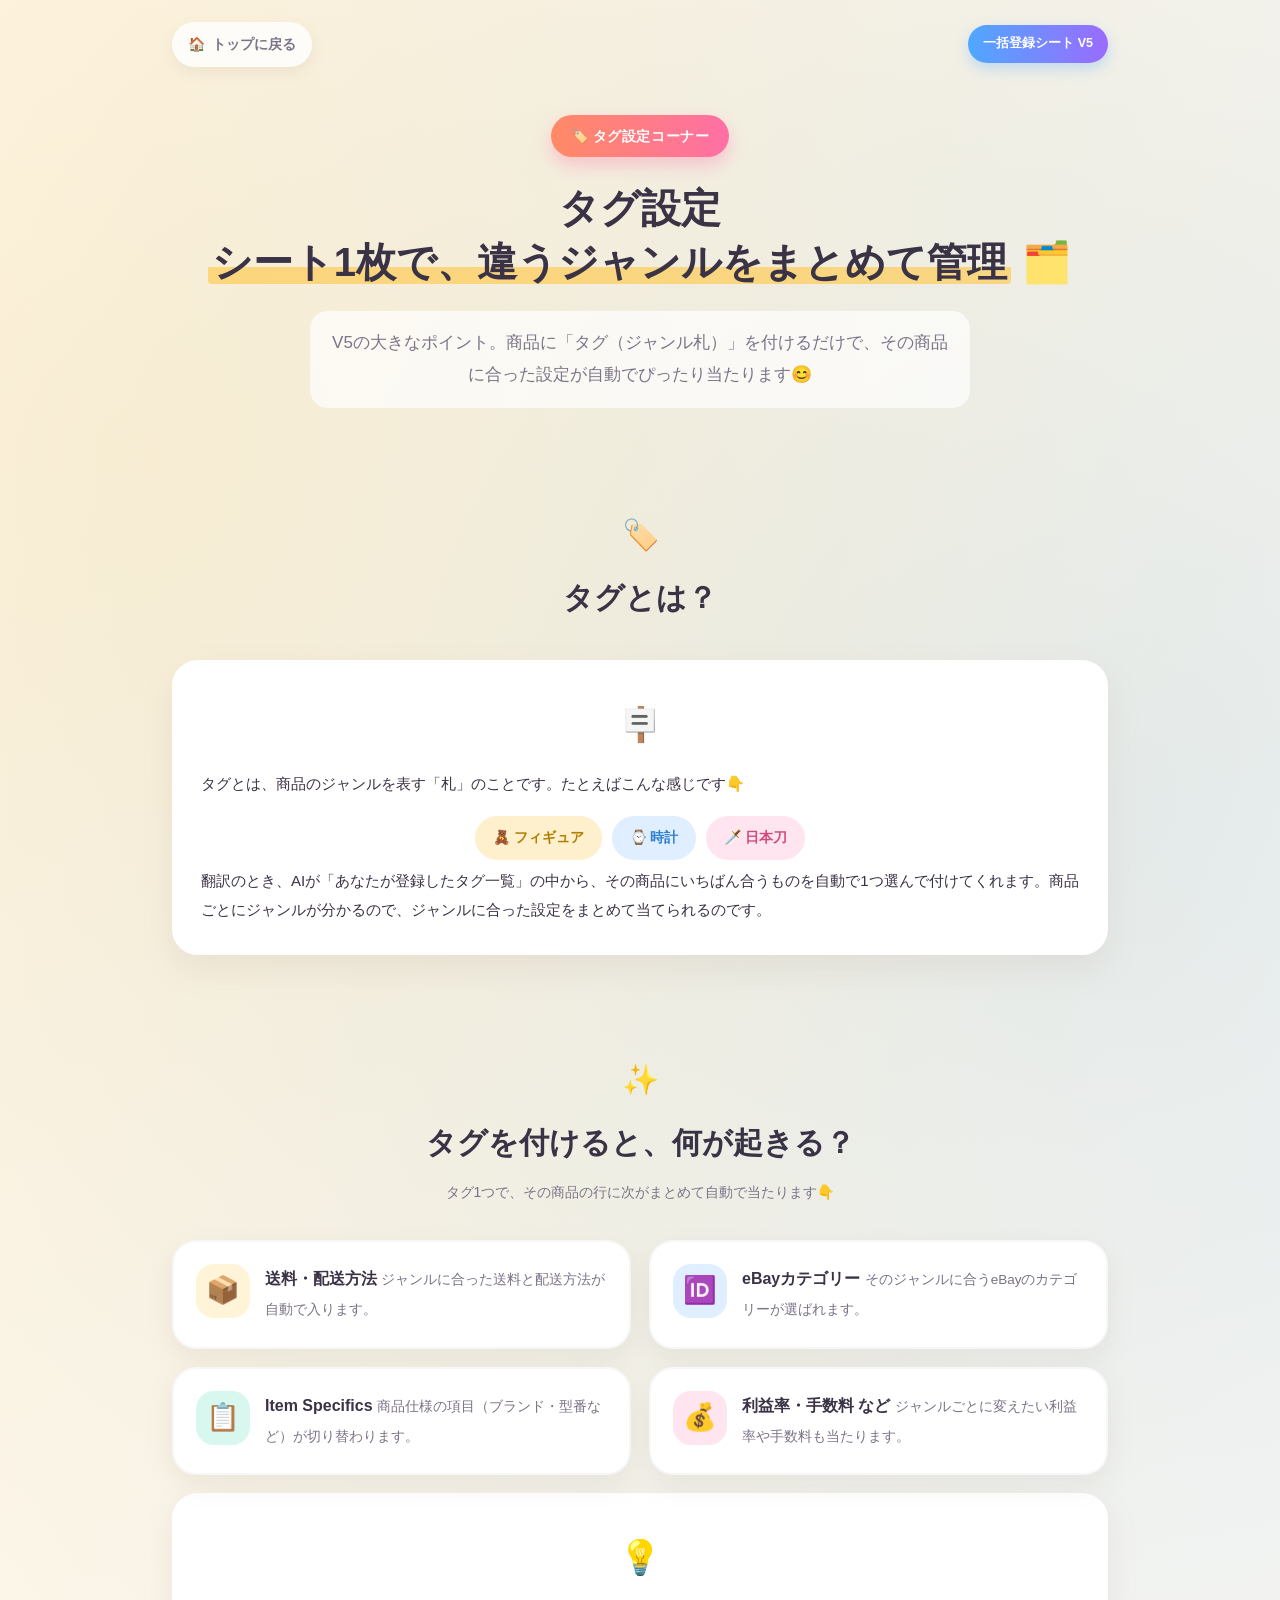
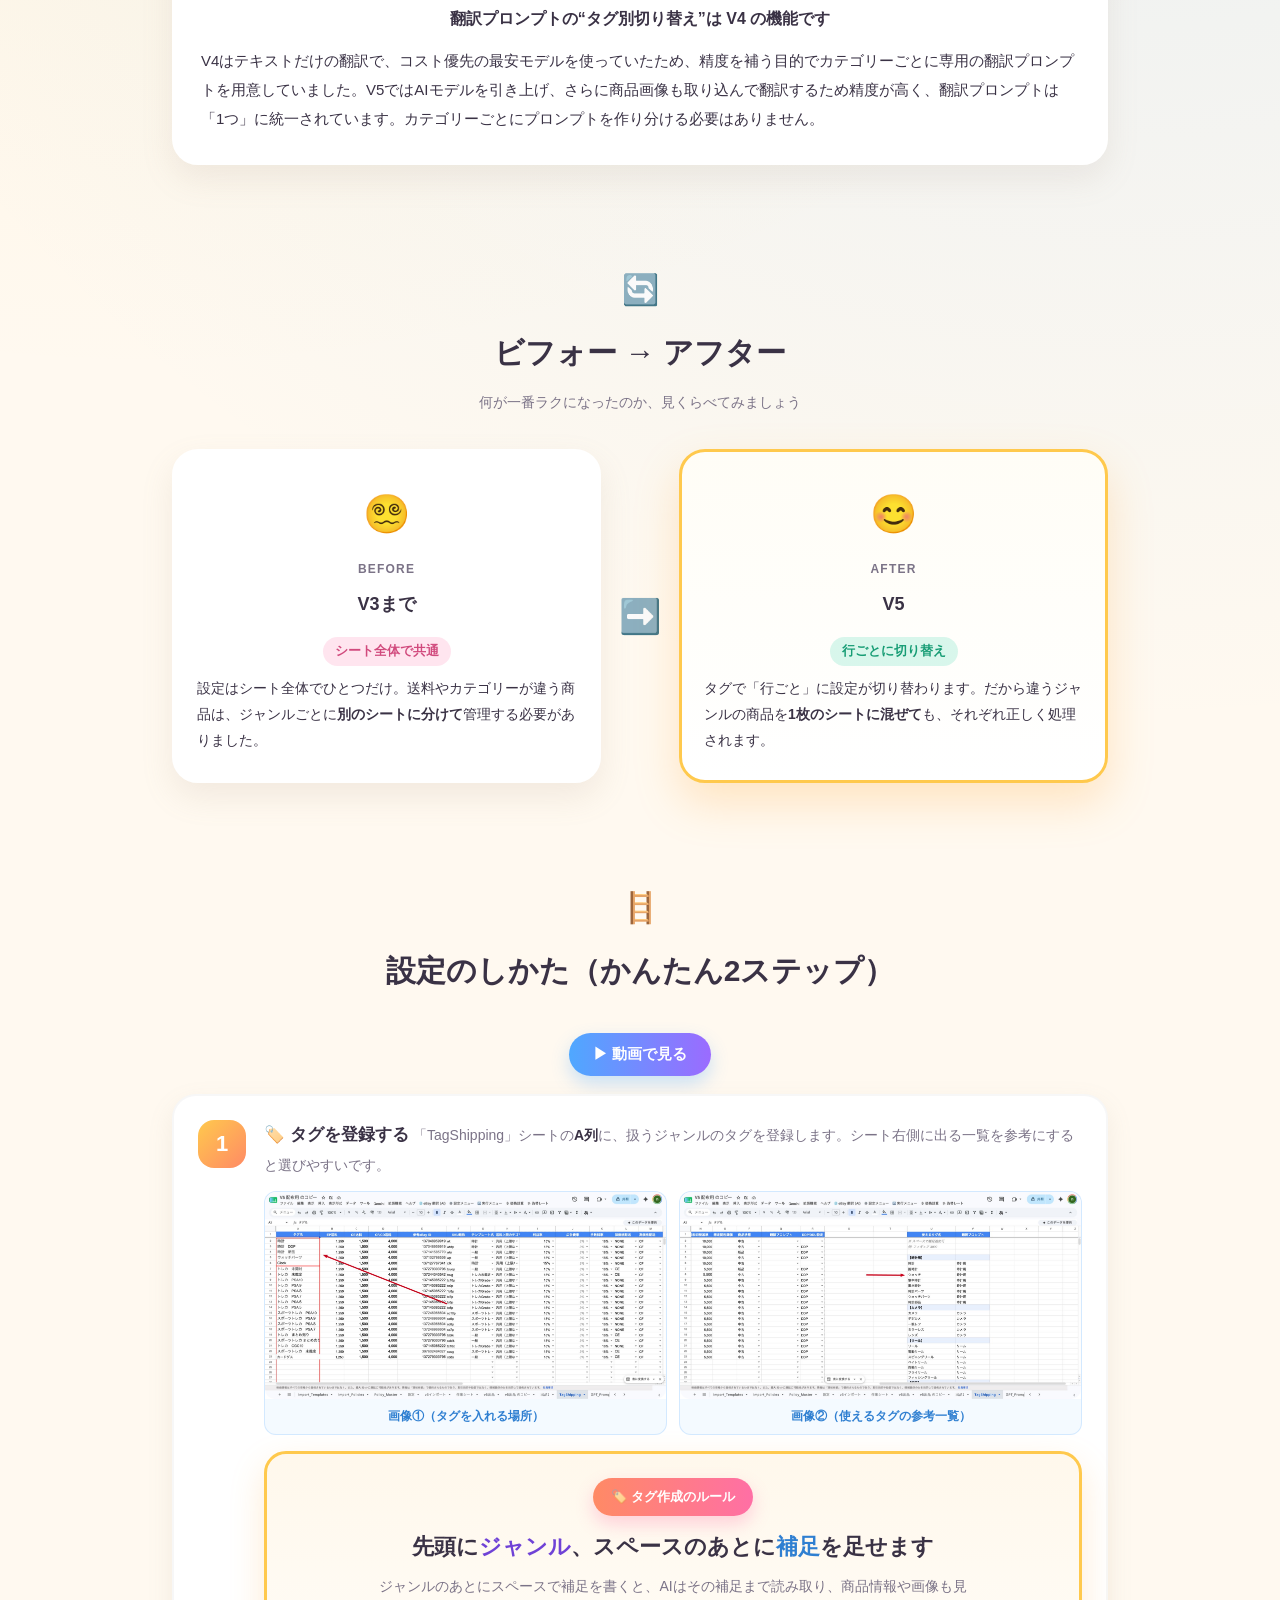
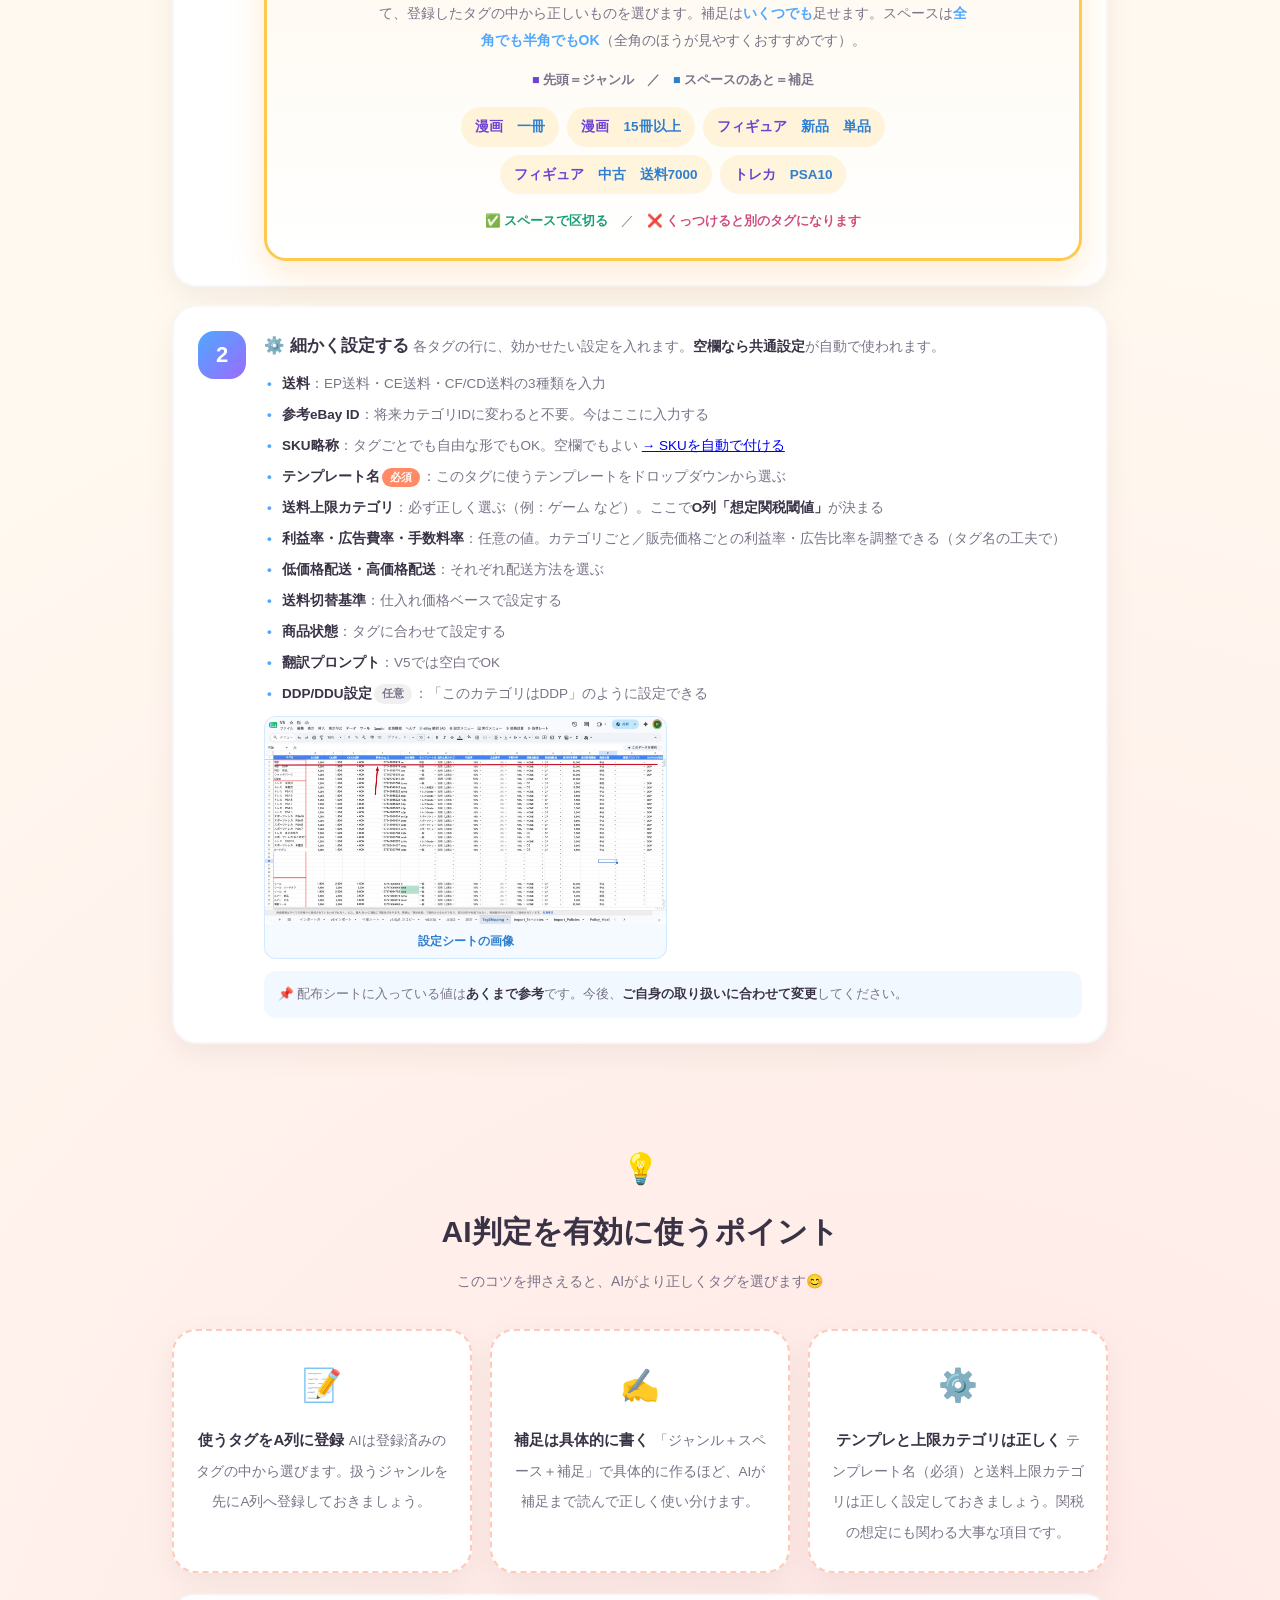
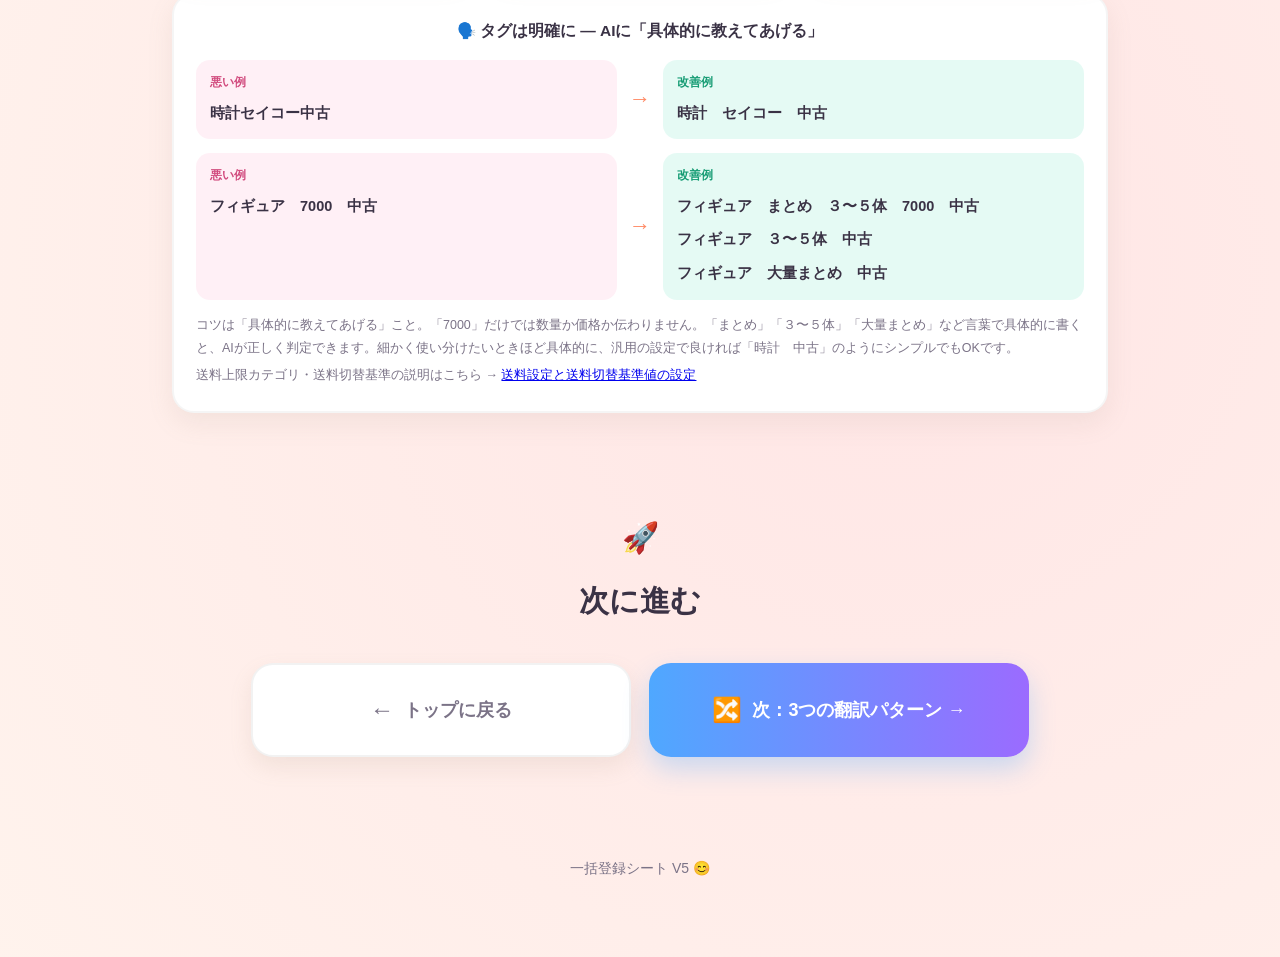
<file: tags.html>
<!DOCTYPE html>
<html lang="ja">
<head>
<meta charset="UTF-8">
<meta name="viewport" content="width=device-width, initial-scale=1.0">
<title>一括登録シート V5 — タグ設定コーナー</title>
<style>
  :root {
    --ink: #3a3245;
    --ink-soft: #7b7387;
    --cream: #fff9f0;
    --card: #ffffff;
    --peach: #ff8a65;
    --mint: #2bd4a0;
    --sky: #4fa8ff;
    --grape: #9b6bff;
    --sun: #ffc94d;
    --pink: #ff6fa5;
  }
  * { margin: 0; padding: 0; box-sizing: border-box; }
  html { scroll-behavior: smooth; }
  body {
    font-family: -apple-system, BlinkMacSystemFont, "Hiragino Maru Gothic ProN", "Hiragino Sans", "Yu Gothic", Meiryo, sans-serif;
    color: var(--ink);
    background:
      radial-gradient(circle at 12% 8%, rgba(255,201,77,0.18), transparent 28%),
      radial-gradient(circle at 88% 14%, rgba(79,168,255,0.16), transparent 30%),
      radial-gradient(circle at 70% 88%, rgba(255,111,165,0.14), transparent 32%),
      var(--cream);
    line-height: 1.9;
    -webkit-font-smoothing: antialiased;
  }
  .wrap { max-width: 980px; margin: 0 auto; padding: 0 22px; }

  /* ---------- Top nav ---------- */
  .topnav { padding: 22px 0 0; }
  .topnav .wrap { display: flex; align-items: center; justify-content: space-between; gap: 12px; }
  .home-link {
    display: inline-flex; align-items: center; gap: 7px;
    text-decoration: none; font-weight: 800; font-size: 14px; color: var(--ink-soft);
    background: rgba(255,255,255,0.8); padding: 9px 16px; border-radius: 999px;
    box-shadow: 0 6px 14px rgba(160,140,120,0.12);
    transition: transform .15s, box-shadow .15s, color .15s;
  }
  .home-link:hover { transform: translateY(-2px); color: var(--peach); box-shadow: 0 10px 20px rgba(160,140,120,0.18); }
  .brand-tag {
    font-size: 12.5px; font-weight: 800; color: #fff; padding: 7px 15px; border-radius: 999px;
    background: linear-gradient(90deg, var(--sky), var(--grape));
    box-shadow: 0 6px 14px rgba(79,168,255,0.30);
  }

  /* ---------- Header ---------- */
  header { padding: 48px 0 50px; text-align: center; }
  .eyebrow {
    display: inline-block; font-size: 14px; font-weight: 800; letter-spacing: 0.04em;
    color: #fff; padding: 8px 20px; border-radius: 999px; margin-bottom: 24px;
    background: linear-gradient(90deg, var(--peach), var(--pink));
    box-shadow: 0 8px 18px rgba(255,111,165,0.35);
  }
  h1 {
    font-size: clamp(25px, 4.4vw, 40px); font-weight: 900; line-height: 1.35; margin-bottom: 22px;
  }
  h1 .hl {
    background: linear-gradient(transparent 62%, rgba(255,201,77,0.65) 62%);
    padding: 0 4px; border-radius: 4px;
  }
  .lead {
    font-size: clamp(15px, 2.2vw, 17px); color: var(--ink-soft); max-width: 660px; margin: 0 auto;
    background: rgba(255,255,255,0.7); border-radius: 18px; padding: 16px 22px;
  }

  /* ---------- Sections ---------- */
  section { padding: 48px 0; }
  .section-head { text-align: center; margin-bottom: 34px; }
  .section-head h2 { font-size: clamp(22px, 3.6vw, 30px); font-weight: 900; }
  .section-head .emoji { font-size: 30px; display: block; margin-bottom: 6px; }
  .section-head .sub { font-size: 14px; color: var(--ink-soft); margin-top: 8px; }

  /* ---------- Plain explain card ---------- */
  .explain {
    background: var(--card); border-radius: 26px; padding: 28px 26px;
    box-shadow: 0 14px 32px rgba(160,140,120,0.13);
    border: 3px solid #fff;
    font-size: 15px; line-height: 1.95;
  }
  .explain p { margin-bottom: 12px; }
  .explain p:last-child { margin-bottom: 0; }
  .explain .ex-emoji { font-size: 34px; display: block; text-align: center; margin-bottom: 12px; }
  .tagsample { display: flex; gap: 10px; flex-wrap: wrap; justify-content: center; margin: 18px 0 6px; }
  .tagsample .t {
    display: inline-block; font-size: 14px; font-weight: 800; padding: 8px 18px; border-radius: 999px;
  }
  .tagsample .t.a { background: rgba(255,201,77,0.28); color: #b07d00; }
  .tagsample .t.b { background: rgba(79,168,255,0.18); color: #2f7fd1; }
  .tagsample .t.c { background: rgba(255,111,165,0.18); color: #d14a7d; }

  /* ---------- Feature grid (what happens) ---------- */
  .features { display: grid; grid-template-columns: repeat(2,1fr); gap: 18px; align-items: stretch; }
  .feature {
    background: var(--card); border-radius: 24px;
    box-shadow: 0 10px 26px rgba(160,140,120,0.12);
    border: 2px solid rgba(0,0,0,0.03);
    padding: 22px 22px;
    display: flex; gap: 15px; align-items: flex-start;
    transition: box-shadow .18s, transform .18s;
  }
  .feature:hover { transform: translateY(-3px); box-shadow: 0 16px 34px rgba(160,140,120,0.18); }
  .feature .ic {
    flex: 0 0 54px; width: 54px; height: 54px; border-radius: 18px;
    display: grid; place-items: center; font-size: 27px;
  }
  .feature:nth-child(1) .ic { background: rgba(255,201,77,0.22); }
  .feature:nth-child(2) .ic { background: rgba(79,168,255,0.18); }
  .feature:nth-child(3) .ic { background: rgba(43,212,160,0.18); }
  .feature:nth-child(4) .ic { background: rgba(255,111,165,0.18); }
  .feature:nth-child(5) .ic { background: rgba(155,107,255,0.18); }
  .feature .ft-body { flex: 1; min-width: 0; }
  .feature .ft-title { font-size: 16px; font-weight: 800; margin-bottom: 4px; line-height: 1.5; }
  .feature .ft-short { font-size: 13.5px; color: var(--ink-soft); line-height: 1.7; }

  /* ---------- Before / After ---------- */
  .ba { display: grid; grid-template-columns: 1fr auto 1fr; gap: 18px; align-items: stretch; }
  .ba-card {
    background: var(--card); border-radius: 26px; padding: 26px 22px;
    box-shadow: 0 14px 32px rgba(160,140,120,0.14);
    border: 3px solid #fff;
    display: flex; flex-direction: column;
  }
  .ba-card .ba-emoji { font-size: 38px; text-align: center; margin-bottom: 8px; }
  .ba-card .ba-badge { text-align: center; font-size: 12px; font-weight: 800; letter-spacing: .1em; color: var(--ink-soft); margin-bottom: 6px; }
  .ba-card h3 { text-align: center; font-size: 18px; font-weight: 900; margin-bottom: 16px; }
  .ba-card p { font-size: 14px; line-height: 1.85; color: var(--ink); }
  .ba-card.after { border: 3px solid var(--sun); background: linear-gradient(180deg, #fffdf6, #fff); box-shadow: 0 20px 44px rgba(255,170,60,0.26); }
  .ba-arrow { align-self: center; font-size: 34px; color: var(--peach); font-weight: 900; }
  .chip { display: inline-block; font-size: 12.5px; padding: 3px 12px; border-radius: 999px; font-weight: 800; margin-bottom: 10px; }
  .chip.old { background: rgba(255,111,165,0.18); color: #d14a7d; }
  .chip.new { background: rgba(43,212,160,0.18); color: #169c74; }

  /* ---------- Steps ---------- */
  .steps { display: grid; gap: 18px; }
  .step {
    display: flex; gap: 18px; align-items: flex-start;
    background: var(--card); border-radius: 24px; padding: 24px 24px;
    box-shadow: 0 10px 26px rgba(160,140,120,0.12);
    border: 2px solid rgba(0,0,0,0.03);
    transition: transform .18s, box-shadow .18s;
  }
  .step:hover { transform: translateY(-3px); box-shadow: 0 16px 34px rgba(160,140,120,0.18); }
  .step .num {
    flex: 0 0 48px; width: 48px; height: 48px; border-radius: 16px;
    display: grid; place-items: center; font-size: 22px; font-weight: 900; color: #fff;
  }
  .step:nth-child(1) .num { background: linear-gradient(135deg, var(--sun), var(--peach)); }
  .step:nth-child(2) .num { background: linear-gradient(135deg, var(--sky), var(--grape)); }
  .step .st-body { flex: 1; min-width: 0; }
  .step .st-title { font-size: 16.5px; font-weight: 800; margin-bottom: 5px; line-height: 1.5; }
  .step .st-text { font-size: 14px; color: var(--ink-soft); line-height: 1.85; }
  .step .st-text strong { color: var(--ink); }

  /* ---------- Caution cards ---------- */
  .cautions { display: grid; grid-template-columns: repeat(3,1fr); gap: 18px; }
  .caution {
    background: var(--card); border-radius: 24px; padding: 24px 20px;
    box-shadow: 0 10px 26px rgba(160,140,120,0.12);
    border: 2px dashed rgba(255,138,101,0.45);
    text-align: center;
  }
  .caution .c-emoji { font-size: 32px; display: block; margin-bottom: 10px; }
  .caution .c-title { font-size: 15px; font-weight: 800; margin-bottom: 6px; line-height: 1.5; }
  .caution .c-text { font-size: 13.5px; color: var(--ink-soft); line-height: 1.8; }

  /* ---------- Clarify (悪い例 → 改善例) ---------- */
  .clarify {
    margin-top: 20px; background: var(--card); border-radius: 22px;
    border: 2px solid rgba(0,0,0,0.04); box-shadow: 0 10px 26px rgba(160,140,120,0.12);
    padding: 24px 22px;
  }
  .clarify .cl-head { font-size: 15.5px; font-weight: 900; color: var(--ink); margin-bottom: 16px; text-align: center; line-height: 1.6; }
  .clarify .cl-row { display: flex; align-items: stretch; gap: 12px; margin-bottom: 14px; flex-wrap: wrap; }
  .clarify .cl-bad, .clarify .cl-good {
    flex: 1 1 240px; display: flex; flex-direction: column; gap: 6px;
    padding: 12px 14px; border-radius: 14px;
  }
  .clarify .cl-bad { background: rgba(255,111,165,0.10); }
  .clarify .cl-good { background: rgba(43,212,160,0.12); }
  .clarify .cl-lbl { font-size: 11.5px; font-weight: 900; }
  .clarify .cl-bad .cl-lbl { color: #d14a7d; }
  .clarify .cl-good .cl-lbl { color: #169c74; }
  .clarify .cl-tag { font-size: 14.5px; font-weight: 800; color: var(--ink); }
  .clarify .cl-arrow { align-self: center; font-size: 22px; font-weight: 900; color: var(--peach); flex: 0 0 auto; }
  .clarify .cl-note { font-size: 12.5px; color: var(--ink-soft); line-height: 1.85; margin-top: 4px; }
  @media (max-width: 600px) {
    .clarify .cl-arrow { transform: rotate(90deg); align-self: center; }
  }

  /* ---------- Next-step buttons ---------- */
  .nextstep { display: flex; gap: 18px; justify-content: center; flex-wrap: wrap; }
  .big-btn {
    flex: 1 1 300px; max-width: 380px;
    display: flex; align-items: center; justify-content: center; gap: 10px;
    text-decoration: none; text-align: center;
    padding: 22px 24px; border-radius: 22px;
    font-weight: 900; font-size: clamp(15px, 2.4vw, 18px); color: #fff;
    box-shadow: 0 12px 26px rgba(79,168,255,0.30);
    transition: transform .15s, box-shadow .15s;
  }
  .big-btn .b-emoji { font-size: 24px; }
  .big-btn.secondary { background: linear-gradient(90deg, var(--sky), var(--grape)); }
  .big-btn.ghost {
    background: #fff; color: var(--ink-soft);
    box-shadow: 0 10px 22px rgba(160,140,120,0.14);
    border: 2px solid rgba(0,0,0,0.05);
  }
  .big-btn.primary { background: linear-gradient(90deg, var(--peach), var(--pink)); box-shadow: 0 12px 26px rgba(255,111,165,0.34); }
  .big-btn:hover { transform: translateY(-3px); box-shadow: 0 18px 34px rgba(79,168,255,0.42); }
  .big-btn.primary:hover { box-shadow: 0 18px 34px rgba(255,111,165,0.46); }
  .big-btn.ghost:hover { box-shadow: 0 16px 30px rgba(160,140,120,0.2); color: var(--ink); }

  footer { padding: 50px 0 76px; text-align: center; color: var(--ink-soft); font-size: 14px; }

  /* ---------- Responsive ---------- */
  @media (max-width: 820px) {
    .cautions { grid-template-columns: 1fr; }
    .ba { grid-template-columns: 1fr; }
    .ba-arrow { transform: rotate(90deg); margin: -4px 0; }
    .ba-card.after { box-shadow: 0 14px 32px rgba(255,170,60,0.22); }
  }
  @media (max-width: 600px) {
    .features { grid-template-columns: 1fr; }
    header { padding: 36px 0 40px; }
    .feature { padding: 20px 18px; gap: 13px; }
    .feature .ic { flex-basis: 50px; width: 50px; height: 50px; font-size: 25px; border-radius: 16px; }
    .step { padding: 20px 18px; gap: 14px; }
    .nextstep { flex-direction: column; align-items: stretch; }
    .big-btn { max-width: none; }
    .topnav .wrap { flex-direction: column; align-items: flex-start; gap: 10px; }
  }

  /* Respect reduced-motion */
  @media (prefers-reduced-motion: reduce) {
    .feature, .step, .card, .big-btn, .home-link, .ba-card { transition: none; }
    html { scroll-behavior: auto; }
  }

  /* ---------- Screenshot slot (base box) ---------- */
  .step .shot-slot {
    margin-top: 12px; border: 2px dashed rgba(79,168,255,0.28); border-radius: 14px;
    padding: 14px 12px; text-align: center; font-size: 12px; color: var(--ink-soft);
    background: rgba(79,168,255,0.05);
  }

  /* ---------- Lightbox: clickable shot-slot (additive) ---------- */
  /* 既存の .shot-slot ルールはそのまま。クリック反応のみ追記する */
  .step .shot-slot {
    cursor: pointer;
    transition: background .18s, box-shadow .18s, transform .18s, border-color .18s;
  }
  .step .shot-slot:hover {
    background: rgba(79,168,255,0.12);
    border-color: rgba(79,168,255,0.5);
    box-shadow: 0 8px 20px rgba(79,168,255,0.22);
    transform: translateY(-2px);
  }
  .step .shot-slot:focus-visible {
    outline: 3px solid rgba(79,168,255,0.55);
    outline-offset: 2px;
  }
  /* 拡大できることを示す小さなヒント（既存テキストと並存） */
  .shot-slot .zoom-hint {
    display: block; margin-top: 8px;
    font-size: 11px; font-weight: 800; letter-spacing: .02em;
    color: #2f7fd1;
  }
  /* 将来 img を入れた時に箱へ収まるサムネ表示 */
  .shot-slot img {
    display: block; max-width: 100%; height: auto;
    margin: 0 auto; border-radius: 10px;
  }
  /* 画像割り当て済みスロット = 小さな「画像を見る」ボタン */
  .step .shot-slot.has-img {
    display: inline-flex; align-items: center; gap: 6px;
    width: auto; margin: 0;
    padding: 7px 15px; border-radius: 999px;
    border: none; background: rgba(79,168,255,0.14);
    color: #2f7fd1; font-size: 12.5px; font-weight: 800;
    text-align: left;
  }
  .step .shot-slot.has-img:hover {
    background: rgba(79,168,255,0.24);
    transform: none; box-shadow: none;
  }
  /* 画像ボタンを横一列にまとめる */
  .step .shot-row {
    display: flex; flex-wrap: wrap; gap: 8px;
    margin-top: 10px;
  }

  /* ---------- Settings bullet list (Step 2 内) ---------- */
  .step .setlist { margin: 12px 0 0; padding: 0; list-style: none; display: grid; gap: 8px; }
  .step .setlist li {
    font-size: 13.5px; line-height: 1.7; color: var(--ink-soft);
    padding-left: 18px; position: relative;
  }
  .step .setlist li::before {
    content: "•"; position: absolute; left: 3px; top: 0;
    color: var(--sky); font-weight: 900;
  }
  .step .setlist b { color: var(--ink); }
  .step .setlist .must {
    display: inline-block; font-size: 10.5px; font-weight: 900; color: #fff;
    background: var(--peach); border-radius: 999px; padding: 1px 8px; margin: 0 2px;
    vertical-align: middle;
  }
  .step .setlist .opt {
    display: inline-block; font-size: 10.5px; font-weight: 900; color: var(--ink-soft);
    background: rgba(0,0,0,0.06); border-radius: 999px; padding: 1px 8px; margin: 0 2px;
    vertical-align: middle;
  }
  .step .st-note {
    margin-top: 12px; font-size: 12.5px; line-height: 1.8;
    color: var(--ink-soft); background: rgba(79,168,255,0.08);
    border-radius: 12px; padding: 12px 14px;
  }
  .step .st-note b { color: var(--ink); }

  /* ---------- Tag creation rule box (Step 1 内) ---------- */
  .tagrule {
    margin-top: 16px;
    background: linear-gradient(180deg, #fff8ec, #fff);
    border: 3px solid var(--sun); border-radius: 22px;
    padding: 24px 22px; text-align: center;
    box-shadow: 0 14px 34px rgba(255,170,60,0.22);
  }
  .tagrule .tr-eyebrow {
    display: inline-block; font-size: 13px; font-weight: 900; color: #fff;
    padding: 7px 18px; border-radius: 999px; margin-bottom: 14px;
    background: linear-gradient(90deg, var(--peach), var(--pink));
    box-shadow: 0 8px 18px rgba(255,111,165,0.30);
  }
  .tagrule h3 { font-size: clamp(16.5px, 2.6vw, 22px); font-weight: 900; line-height: 1.5; margin-bottom: 10px; color: var(--ink); }
  .tagrule .g { color: #6f42d6; }
  .tagrule .s { color: #2f7fd1; }
  .tagrule .tr-lead { font-size: 14px; color: var(--ink-soft); line-height: 1.9; max-width: 600px; margin: 0 auto 16px; }
  .tagrule .tr-lead .sp { font-weight: 900; color: var(--sky); }
  .tagrule .tr-legend { font-size: 12.5px; font-weight: 800; color: var(--ink-soft); margin-bottom: 14px; }
  .tagrule .tr-examples { display: flex; flex-wrap: wrap; gap: 8px; justify-content: center; max-width: 640px; margin: 0 auto 16px; }
  .tagrule .tr-ex {
    font-size: 13.5px; font-weight: 800; color: var(--ink);
    padding: 7px 14px; border-radius: 999px; white-space: nowrap;
    background: rgba(255,201,77,0.18);
  }
  .tagrule .tr-note { font-size: 12.5px; color: var(--ink-soft); line-height: 1.9; }
  .tagrule .tr-note .ok { color: #169c74; font-weight: 900; }
  .tagrule .tr-note .ng { color: #d14a7d; font-weight: 900; }

  /* ---------- Lightbox overlay ---------- */
  .lightbox {
    position: fixed; inset: 0; z-index: 1000;
    display: none; align-items: center; justify-content: center;
    padding: 24px;
    background: rgba(40,32,50,0.72);
    -webkit-backdrop-filter: blur(2px); backdrop-filter: blur(2px);
  }
  .lightbox.is-open { display: flex; }
  .lightbox .lb-content {
    position: relative; max-width: 92vw; max-height: 88vh;
    display: flex; align-items: center; justify-content: center;
  }
  .lightbox .lb-content img {
    display: block; max-width: 92vw; max-height: 88vh;
    width: auto; height: auto;
    border-radius: 16px; background: #fff;
    box-shadow: 0 24px 60px rgba(0,0,0,0.45);
  }
  /* img が無い時のプレースホルダ枠 */
  .lightbox .lb-placeholder {
    display: grid; place-items: center; text-align: center;
    width: min(560px, 86vw); min-height: min(340px, 60vh);
    padding: 28px 24px;
    font-size: clamp(15px, 2.4vw, 19px); font-weight: 800; line-height: 1.8;
    color: var(--ink-soft);
    background: var(--card);
    border: 3px dashed rgba(79,168,255,0.45); border-radius: 18px;
    box-shadow: 0 24px 60px rgba(0,0,0,0.4);
  }
  .lightbox .lb-close {
    position: absolute; top: -14px; right: -14px;
    width: 44px; height: 44px; border-radius: 50%;
    border: none; cursor: pointer;
    display: grid; place-items: center;
    font-size: 24px; font-weight: 900; line-height: 1; color: #fff;
    background: linear-gradient(135deg, var(--peach), var(--pink));
    box-shadow: 0 8px 20px rgba(255,111,165,0.5);
  }
  .lightbox .lb-close:hover { transform: scale(1.06); }
  .lightbox .lb-close:focus-visible {
    outline: 3px solid #fff; outline-offset: 2px;
  }
  @media (max-width: 600px) {
    .lightbox .lb-close { top: -10px; right: -10px; width: 40px; height: 40px; font-size: 22px; }
  }
  @media (prefers-reduced-motion: reduce) {
    .step .shot-slot, .lightbox .lb-close { transition: none; }
  }

  /* ---------- Lightbox prev/next navigation ---------- */
  .lightbox .lb-nav {
    position: absolute; top: 50%; transform: translateY(-50%);
    width: 46px; height: 46px; border-radius: 50%;
    border: none; cursor: pointer;
    display: grid; place-items: center;
    font-size: 28px; font-weight: 900; line-height: 1; color: var(--ink);
    background: rgba(255,255,255,0.9);
    box-shadow: 0 8px 20px rgba(0,0,0,0.32);
    transition: transform .15s, background .15s, opacity .15s;
  }
  .lightbox .lb-prev { left: 10px; }
  .lightbox .lb-next { right: 10px; }
  .lightbox .lb-nav:hover:not(:disabled) { transform: translateY(-50%) scale(1.08); background: #fff; }
  .lightbox .lb-nav:disabled { opacity: 0.3; cursor: default; }
  .lightbox .lb-nav:focus-visible { outline: 3px solid #fff; outline-offset: 2px; }
  .lightbox .lb-counter {
    position: absolute; left: 50%; bottom: 12px; transform: translateX(-50%);
    padding: 5px 16px; border-radius: 999px;
    background: rgba(40,32,50,0.78); color: #fff;
    font-size: 13px; font-weight: 800; white-space: nowrap;
    box-shadow: 0 6px 16px rgba(0,0,0,0.3);
  }
  @media (max-width: 600px) {
    .lightbox .lb-nav { width: 40px; height: 40px; font-size: 24px; }
  }
  @media (prefers-reduced-motion: reduce) {
    .lightbox .lb-nav { transition: none; }
  }
</style>
<link rel="stylesheet" href="videos/video-modal.css">
</head>
<body>
  <!-- ========== Top nav ========== -->
  <nav class="topnav">
    <div class="wrap">
      <a class="home-link" href="index.html"><span aria-hidden="true">🏠</span>トップに戻る</a>
      <span class="brand-tag">一括登録シート V5</span>
    </div>
  </nav>

  <!-- ========== Header ========== -->
  <header>
    <div class="wrap">
      <span class="eyebrow">🏷️ タグ設定コーナー</span>
      <h1>タグ設定<br><span class="hl">シート1枚で、違うジャンルをまとめて管理</span> 🗂️</h1>
      <p class="lead">V5の大きなポイント。商品に「タグ（ジャンル札）」を付けるだけで、その商品に合った設定が自動でぴったり当たります😊</p>
    </div>
  </header>

  <!-- ========== タグとは？ ========== -->
  <section>
    <div class="wrap">
      <div class="section-head">
        <span class="emoji">🏷️</span>
        <h2>タグとは？</h2>
      </div>
      <div class="explain">
        <span class="ex-emoji" aria-hidden="true">🪧</span>
        <p>タグとは、商品のジャンルを表す「札」のことです。たとえばこんな感じです👇</p>
        <div class="tagsample">
          <span class="t a">🧸 フィギュア</span>
          <span class="t b">⌚ 時計</span>
          <span class="t c">🗡️ 日本刀</span>
        </div>
        <p>翻訳のとき、AIが「あなたが登録したタグ一覧」の中から、その商品にいちばん合うものを自動で1つ選んで付けてくれます。商品ごとにジャンルが分かるので、ジャンルに合った設定をまとめて当てられるのです。</p>
      </div>
    </div>
  </section>

  <!-- ========== タグを付けると、何が起きる？ ========== -->
  <section>
    <div class="wrap">
      <div class="section-head">
        <span class="emoji">✨</span>
        <h2>タグを付けると、何が起きる？</h2>
        <p class="sub">タグ1つで、その商品の行に次がまとめて自動で当たります👇</p>
      </div>

      <div class="features">

        <!-- 1 -->
        <div class="feature">
          <span class="ic" aria-hidden="true">📦</span>
          <span class="ft-body">
            <span class="ft-title">送料・配送方法</span>
            <span class="ft-short">ジャンルに合った送料と配送方法が自動で入ります。</span>
          </span>
        </div>

        <!-- 2 -->
        <div class="feature">
          <span class="ic" aria-hidden="true">🆔</span>
          <span class="ft-body">
            <span class="ft-title">eBayカテゴリー</span>
            <span class="ft-short">そのジャンルに合うeBayのカテゴリーが選ばれます。</span>
          </span>
        </div>

        <!-- 3 -->
        <div class="feature">
          <span class="ic" aria-hidden="true">📋</span>
          <span class="ft-body">
            <span class="ft-title">Item Specifics</span>
            <span class="ft-short">商品仕様の項目（ブランド・型番など）が切り替わります。</span>
          </span>
        </div>

        <!-- 4 -->
        <div class="feature">
          <span class="ic" aria-hidden="true">💰</span>
          <span class="ft-body">
            <span class="ft-title">利益率・手数料 など</span>
            <span class="ft-short">ジャンルごとに変えたい利益率や手数料も当たります。</span>
          </span>
        </div>

      </div>

      <div class="explain" style="margin-top:18px;">
        <span class="ex-emoji" aria-hidden="true">💡</span>
        <p style="text-align:center; font-weight:800; font-size:16px;">翻訳プロンプトの“タグ別切り替え”は V4 の機能です</p>
        <p>V4はテキストだけの翻訳で、コスト優先の最安モデルを使っていたため、精度を補う目的でカテゴリーごとに専用の翻訳プロンプトを用意していました。V5ではAIモデルを引き上げ、さらに商品画像も取り込んで翻訳するため精度が高く、翻訳プロンプトは「1つ」に統一されています。カテゴリーごとにプロンプトを作り分ける必要はありません。</p>
      </div>
    </div>
  </section>

  <!-- ========== ビフォー → アフター ========== -->
  <section>
    <div class="wrap">
      <div class="section-head">
        <span class="emoji">🔄</span>
        <h2>ビフォー → アフター</h2>
        <p class="sub">何が一番ラクになったのか、見くらべてみましょう</p>
      </div>

      <div class="ba">
        <!-- Before -->
        <div class="ba-card before">
          <div class="ba-emoji" aria-hidden="true">😵‍💫</div>
          <div class="ba-badge">BEFORE</div>
          <h3>V3まで</h3>
          <p style="text-align:center;"><span class="chip old">シート全体で共通</span></p>
          <p>設定はシート全体でひとつだけ。送料やカテゴリーが違う商品は、ジャンルごとに<strong style="color:var(--ink)">別のシートに分けて</strong>管理する必要がありました。</p>
        </div>

        <div class="ba-arrow" aria-hidden="true">➡️</div>

        <!-- After -->
        <div class="ba-card after">
          <div class="ba-emoji" aria-hidden="true">😊</div>
          <div class="ba-badge">AFTER</div>
          <h3>V5</h3>
          <p style="text-align:center;"><span class="chip new">行ごとに切り替え</span></p>
          <p>タグで「行ごと」に設定が切り替わります。だから違うジャンルの商品を<strong style="color:var(--ink)">1枚のシートに混ぜて</strong>も、それぞれ正しく処理されます。</p>
        </div>
      </div>
    </div>
  </section>

  <!-- ========== 設定のしかた（かんたん2ステップ） ========== -->
  <section>
    <div class="wrap">
      <div class="section-head">
        <span class="emoji">🪜</span>
        <h2>設定のしかた（かんたん2ステップ）</h2>
      </div>

      <div class="video-btn-wrap"><button class="video-btn" data-video="videos/03_tags.mp4">▶ 動画で見る</button></div>

      <div class="steps">

        <!-- Step 1 -->
        <div class="step">
          <span class="num" aria-hidden="true">1</span>
          <span class="st-body">
            <span class="st-title">🏷️ タグを登録する</span>
            <span class="st-text">「TagShipping」シートの<strong>A列</strong>に、扱うジャンルのタグを登録します。シート右側に出る一覧を参考にすると選びやすいです。</span>
            <div class="shot-row">
              <div class="shot-slot has-img" data-img="images/tag-01.jpg" data-alt="TagShipping シートのA列『タグ名』にジャンルのタグを登録する">📷 画像①（タグを入れる場所）</div>
              <div class="shot-slot has-img" data-img="images/tag-02.jpg" data-alt="シート右側『使えるタグ名（U列）・翻訳プロンプト（V列）』の参考一覧">📷 画像②（使えるタグの参考一覧）</div>
            </div>
            <div class="tagrule">
              <span class="tr-eyebrow">🏷️ タグ作成のルール</span>
              <h3>先頭に<span class="g">ジャンル</span>、スペースのあとに<span class="s">補足</span>を足せます</h3>
              <p class="tr-lead">ジャンルのあとにスペースで補足を書くと、AIはその補足まで読み取り、商品情報や画像も見て、登録したタグの中から正しいものを選びます。補足は<span class="sp">いくつでも</span>足せます。スペースは<span class="sp">全角でも半角でもOK</span>（全角のほうが見やすくおすすめです）。</p>
              <p class="tr-legend"><span class="g">■</span> 先頭＝ジャンル　／　<span class="s">■</span> スペースのあと＝補足</p>
              <div class="tr-examples">
                <div class="tr-ex"><span class="g">漫画</span>　<span class="s">一冊</span></div>
                <div class="tr-ex"><span class="g">漫画</span>　<span class="s">15冊以上</span></div>
                <div class="tr-ex"><span class="g">フィギュア</span>　<span class="s">新品</span>　<span class="s">単品</span></div>
                <div class="tr-ex"><span class="g">フィギュア</span>　<span class="s">中古</span>　<span class="s">送料7000</span></div>
                <div class="tr-ex"><span class="g">トレカ</span>　<span class="s">PSA10</span></div>
              </div>
              <p class="tr-note"><span class="ok">✅ スペースで区切る</span>　／　<span class="ng">❌ くっつけると別のタグになります</span></p>
            </div>
          </span>
        </div>

        <!-- Step 2 -->
        <div class="step">
          <span class="num" aria-hidden="true">2</span>
          <span class="st-body">
            <span class="st-title">⚙️ 細かく設定する</span>
            <span class="st-text">各タグの行に、効かせたい設定を入れます。<strong>空欄なら共通設定</strong>が自動で使われます。</span>
            <ul class="setlist">
              <li><b>送料</b>：EP送料・CE送料・CF/CD送料の3種類を入力</li>
              <li><b>参考eBay ID</b>：将来カテゴリIDに変わると不要。今はここに入力する</li>
              <li><b>SKU略称</b>：タグごとでも自由な形でもOK。空欄でもよい <a href="sku-auto.html">→ SKUを自動で付ける</a></li>
              <li><b>テンプレート名</b><span class="must">必須</span>：このタグに使うテンプレートをドロップダウンから選ぶ</li>
              <li><b>送料上限カテゴリ</b>：必ず正しく選ぶ（例：ゲーム など）。ここで<b>O列「想定関税閾値」</b>が決まる</li>
              <li><b>利益率・広告費率・手数料率</b>：任意の値。カテゴリごと／販売価格ごとの利益率・広告比率を調整できる（タグ名の工夫で）</li>
              <li><b>低価格配送・高価格配送</b>：それぞれ配送方法を選ぶ</li>
              <li><b>送料切替基準</b>：仕入れ価格ベースで設定する</li>
              <li><b>商品状態</b>：タグに合わせて設定する</li>
              <li><b>翻訳プロンプト</b>：V5では空白でOK</li>
              <li><b>DDP/DDU設定</b><span class="opt">任意</span>：「このカテゴリはDDP」のように設定できる</li>
            </ul>
            <div class="shot-row">
              <div class="shot-slot has-img" data-img="images/tag-03.jpg" data-alt="TagShipping シートの設定列（送料・テンプレート名・送料上限カテゴリ・利益率など）を入力する">📷 設定シートの画像</div>
            </div>
            <p class="st-note">📌 配布シートに入っている値は<b>あくまで参考</b>です。今後、<b>ご自身の取り扱いに合わせて変更</b>してください。</p>
          </span>
        </div>


      </div>
    </div>
  </section>

  <!-- ========== AI判定を有効に使うポイント ========== -->
  <section>
    <div class="wrap">
      <div class="section-head">
        <span class="emoji">💡</span>
        <h2>AI判定を有効に使うポイント</h2>
        <p class="sub">このコツを押さえると、AIがより正しくタグを選びます😊</p>
      </div>

      <div class="cautions">

        <div class="caution">
          <span class="c-emoji" aria-hidden="true">📝</span>
          <span class="c-title">使うタグをA列に登録</span>
          <span class="c-text">AIは登録済みのタグの中から選びます。扱うジャンルを先にA列へ登録しておきましょう。</span>
        </div>

        <div class="caution">
          <span class="c-emoji" aria-hidden="true">✍️</span>
          <span class="c-title">補足は具体的に書く</span>
          <span class="c-text">「ジャンル＋スペース＋補足」で具体的に作るほど、AIが補足まで読んで正しく使い分けます。</span>
        </div>

        <div class="caution">
          <span class="c-emoji" aria-hidden="true">⚙️</span>
          <span class="c-title">テンプレと上限カテゴリは正しく</span>
          <span class="c-text">テンプレート名（必須）と送料上限カテゴリは正しく設定しておきましょう。関税の想定にも関わる大事な項目です。</span>
        </div>

      </div>

      <div class="clarify">
        <p class="cl-head">🗣️ タグは明確に — AIに「具体的に教えてあげる」</p>
        <div class="cl-row">
          <div class="cl-bad"><span class="cl-lbl">悪い例</span><span class="cl-tag">時計セイコー中古</span></div>
          <span class="cl-arrow" aria-hidden="true">→</span>
          <div class="cl-good"><span class="cl-lbl">改善例</span><span class="cl-tag">時計　セイコー　中古</span></div>
        </div>
        <div class="cl-row">
          <div class="cl-bad"><span class="cl-lbl">悪い例</span><span class="cl-tag">フィギュア　7000　中古</span></div>
          <span class="cl-arrow" aria-hidden="true">→</span>
          <div class="cl-good">
            <span class="cl-lbl">改善例</span>
            <span class="cl-tag">フィギュア　まとめ　３〜５体　7000　中古</span>
            <span class="cl-tag">フィギュア　３〜５体　中古</span>
            <span class="cl-tag">フィギュア　大量まとめ　中古</span>
          </div>
        </div>
        <p class="cl-note">コツは「具体的に教えてあげる」こと。「7000」だけでは数量か価格か伝わりません。「まとめ」「３〜５体」「大量まとめ」など言葉で具体的に書くと、AIが正しく判定できます。細かく使い分けたいときほど具体的に、汎用の設定で良ければ「時計　中古」のようにシンプルでもOKです。</p>
        <p class="cl-note">送料上限カテゴリ・送料切替基準の説明はこちら → <a href="shipping-settings.html">送料設定と送料切替基準値の設定</a></p>
      </div>
    </div>
  </section>

  <!-- ========== ページ下部ナビ ========== -->
  <section>
    <div class="wrap">
      <div class="section-head">
        <span class="emoji">🚀</span>
        <h2>次に進む</h2>
      </div>
      <div class="nextstep">
        <a class="big-btn ghost" href="index.html"><span class="b-emoji" aria-hidden="true">←</span>トップに戻る</a>
        <a class="big-btn secondary" href="patterns.html"><span class="b-emoji" aria-hidden="true">🔀</span>次：3つの翻訳パターン →</a>
      </div>
    </div>
  </section>

  <footer><div class="wrap">一括登録シート V5 😊</div></footer>

  <!-- ========== Lightbox overlay (試作) ========== -->
  <div class="lightbox" id="lightbox" role="dialog" aria-modal="true" aria-label="スクリーンショット拡大表示" aria-hidden="true">
    <div class="lb-content" id="lbContent">
      <button type="button" class="lb-close" id="lbClose" aria-label="閉じる">×</button>
      <button type="button" class="lb-nav lb-prev" id="lbPrev" aria-label="前の画像">‹</button>
      <button type="button" class="lb-nav lb-next" id="lbNext" aria-label="次の画像">›</button>
      <span class="lb-counter" id="lbCounter" aria-live="polite"></span>
      <!-- 拡大コンテンツ（img もしくはプレースホルダ）はJSで差し込みます -->
    </div>
  </div>

  <script>
  (function () {
    var lightbox = document.getElementById('lightbox');
    var lbContent = document.getElementById('lbContent');
    var lbClose = document.getElementById('lbClose');
    var lbPrev = document.getElementById('lbPrev');
    var lbNext = document.getElementById('lbNext');
    var lbCounter = document.getElementById('lbCounter');
    var lastFocused = null;

    // 現在表示中のグループ（同じ shot-row 内のスロット）と位置
    var currentGroup = [];
    var currentIndex = 0;

    // 直前に差し込んだ拡大要素（再オープン時に消すため）
    var currentMedia = null;

    function clearMedia() {
      if (currentMedia && currentMedia.parentNode === lbContent) {
        lbContent.removeChild(currentMedia);
      }
      currentMedia = null;
    }

    // 1つのスロットから拡大表示用の要素を作る
    function buildMedia(slot) {
      var dataImg = slot.getAttribute('data-img');
      var srcImg = slot.querySelector('img');
      if (dataImg) {
        // data-img があれば、その画像を拡大表示
        var bigD = document.createElement('img');
        bigD.src = dataImg;
        bigD.alt = slot.getAttribute('data-alt') || '';
        return bigD;
      }
      if (srcImg) {
        // .shot-slot 内に画像があれば、それを拡大表示（src / alt を引き継ぐ）
        var big = document.createElement('img');
        big.src = srcImg.getAttribute('src');
        big.alt = srcImg.getAttribute('alt') || '';
        return big;
      }
      // 画像未取得（プレースホルダのみ）の場合の代替表示
      var ph = document.createElement('div');
      ph.className = 'lb-placeholder';
      ph.textContent = '📷 ここにスクリーンショットが入ります（後で差し込み）';
      return ph;
    }

    // 前へ／次へボタンとカウンターの表示を更新する
    function updateNav() {
      var multi = currentGroup.length > 1;
      lbPrev.style.display = multi ? '' : 'none';
      lbNext.style.display = multi ? '' : 'none';
      if (multi) {
        lbCounter.style.display = '';
        lbCounter.textContent = (currentIndex + 1) + ' / ' + currentGroup.length;
        lbPrev.disabled = (currentIndex === 0);
        lbNext.disabled = (currentIndex === currentGroup.length - 1);
      } else {
        lbCounter.style.display = 'none';
      }
    }

    // 現在の index の画像を描画し直す
    function renderCurrent() {
      clearMedia();
      currentMedia = buildMedia(currentGroup[currentIndex]);
      lbContent.appendChild(currentMedia);
      updateNav();
    }

    // index を移動して描画する（範囲外は無視）
    function showAt(index) {
      if (index < 0 || index >= currentGroup.length) return;
      currentIndex = index;
      renderCurrent();
    }

    function openLightbox(slot) {
      // 同じ shot-row 内のスロットをグループにする。なければ単独表示
      var row = slot.closest ? slot.closest('.shot-row') : null;
      if (row) {
        currentGroup = Array.prototype.slice.call(row.querySelectorAll('.shot-slot'));
      } else {
        currentGroup = [slot];
      }
      currentIndex = currentGroup.indexOf(slot);
      if (currentIndex < 0) currentIndex = 0;

      renderCurrent();

      lastFocused = document.activeElement;
      lightbox.classList.add('is-open');
      lightbox.setAttribute('aria-hidden', 'false');
      document.body.style.overflow = 'hidden';
      lbClose.focus();
    }

    function closeLightbox() {
      lightbox.classList.remove('is-open');
      lightbox.setAttribute('aria-hidden', 'true');
      document.body.style.overflow = '';
      clearMedia();
      if (lastFocused && typeof lastFocused.focus === 'function') {
        lastFocused.focus();
      }
      lastFocused = null;
    }

    // すべての .shot-slot をクリック可能にする
    var slots = document.querySelectorAll('.shot-slot');
    Array.prototype.forEach.call(slots, function (slot) {
      slot.setAttribute('tabindex', '0');
      slot.setAttribute('role', 'button');
      slot.addEventListener('click', function () { openLightbox(slot); });
      // キーボード操作（Enter / Space）でも開ける
      slot.addEventListener('keydown', function (e) {
        if (e.key === 'Enter' || e.key === ' ' || e.key === 'Spacebar') {
          e.preventDefault();
          openLightbox(slot);
        }
      });
    });

    // 閉じる: × ボタン
    lbClose.addEventListener('click', closeLightbox);

    // 前へ／次へボタン
    lbPrev.addEventListener('click', function () { showAt(currentIndex - 1); });
    lbNext.addEventListener('click', function () { showAt(currentIndex + 1); });

    // 閉じる: 暗幕（背景）クリック。中央コンテンツのクリックでは閉じない
    lightbox.addEventListener('click', function (e) {
      if (e.target === lightbox) {
        closeLightbox();
      }
    });

    // キーボード操作: Esc で閉じる、← → で前後の画像へ
    document.addEventListener('keydown', function (e) {
      if (!lightbox.classList.contains('is-open')) return;
      if (e.key === 'Escape') {
        closeLightbox();
      } else if (e.key === 'ArrowLeft') {
        showAt(currentIndex - 1);
      } else if (e.key === 'ArrowRight') {
        showAt(currentIndex + 1);
      }
    });
  })();
  </script>
  <!-- 画像を常時表示（2列埋め込み）：data-img を img として埋め込み、クリックで従来どおり拡大 -->
  <style>
    .step .shot-row {
      display: grid; grid-template-columns: repeat(2, 1fr);
      gap: 12px; align-items: start;
    }
    .step .shot-slot.has-img {
      display: block; width: auto; margin: 0; padding: 0;
      border: 1px solid rgba(79,168,255,0.25); border-radius: 12px;
      background: #fff; overflow: hidden; cursor: zoom-in;
    }
    .step .shot-slot.has-img:hover {
      border-color: rgba(79,168,255,0.55);
      box-shadow: 0 8px 20px rgba(79,168,255,0.22); transform: none;
    }
    .step .shot-slot.has-img img {
      display: block; width: 100%; height: auto;
    }
    .step .shot-slot.has-img .shot-cap {
      display: block; padding: 6px 8px; text-align: center;
      font-size: 12px; font-weight: 700; color: #2f7fd1;
      background: rgba(79,168,255,0.06);
    }
    @media (max-width: 600px) {
      .step .shot-row { grid-template-columns: 1fr; }
    }
  </style>
  <script>
  (function () {
    var slots = document.querySelectorAll('.shot-slot.has-img');
    Array.prototype.forEach.call(slots, function (slot) {
      if (slot.querySelector('img')) return;
      var src = slot.getAttribute('data-img');
      if (!src) return;
      var label = (slot.textContent || '').replace(/^\s*📷\s*/, '').trim();
      var img = document.createElement('img');
      img.src = src;
      img.alt = slot.getAttribute('data-alt') || '';
      img.loading = 'lazy';
      slot.textContent = '';
      slot.appendChild(img);
      if (label) {
        var cap = document.createElement('span');
        cap.className = 'shot-cap';
        cap.textContent = label;
        slot.appendChild(cap);
      }
    });
  })();
  </script>
<script src="videos/video-modal.js"></script>
</body>
</html>
</file>
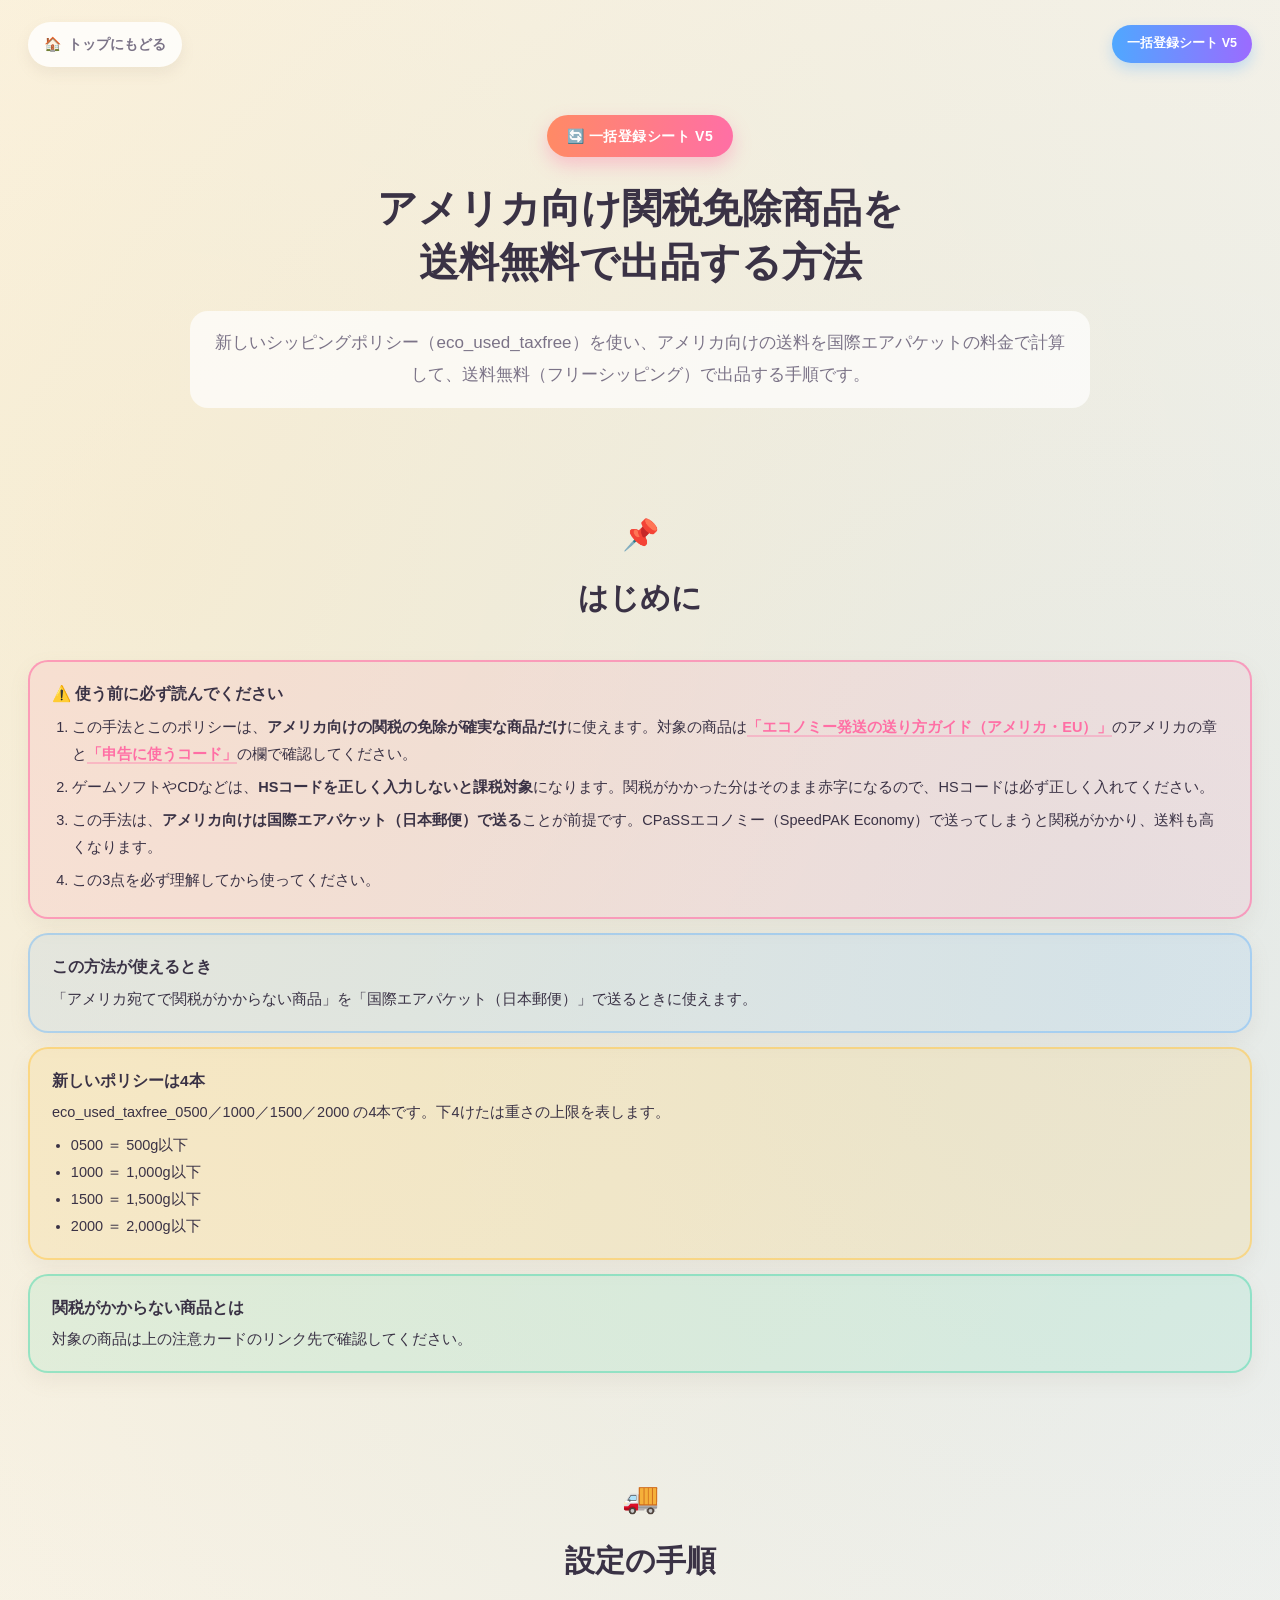
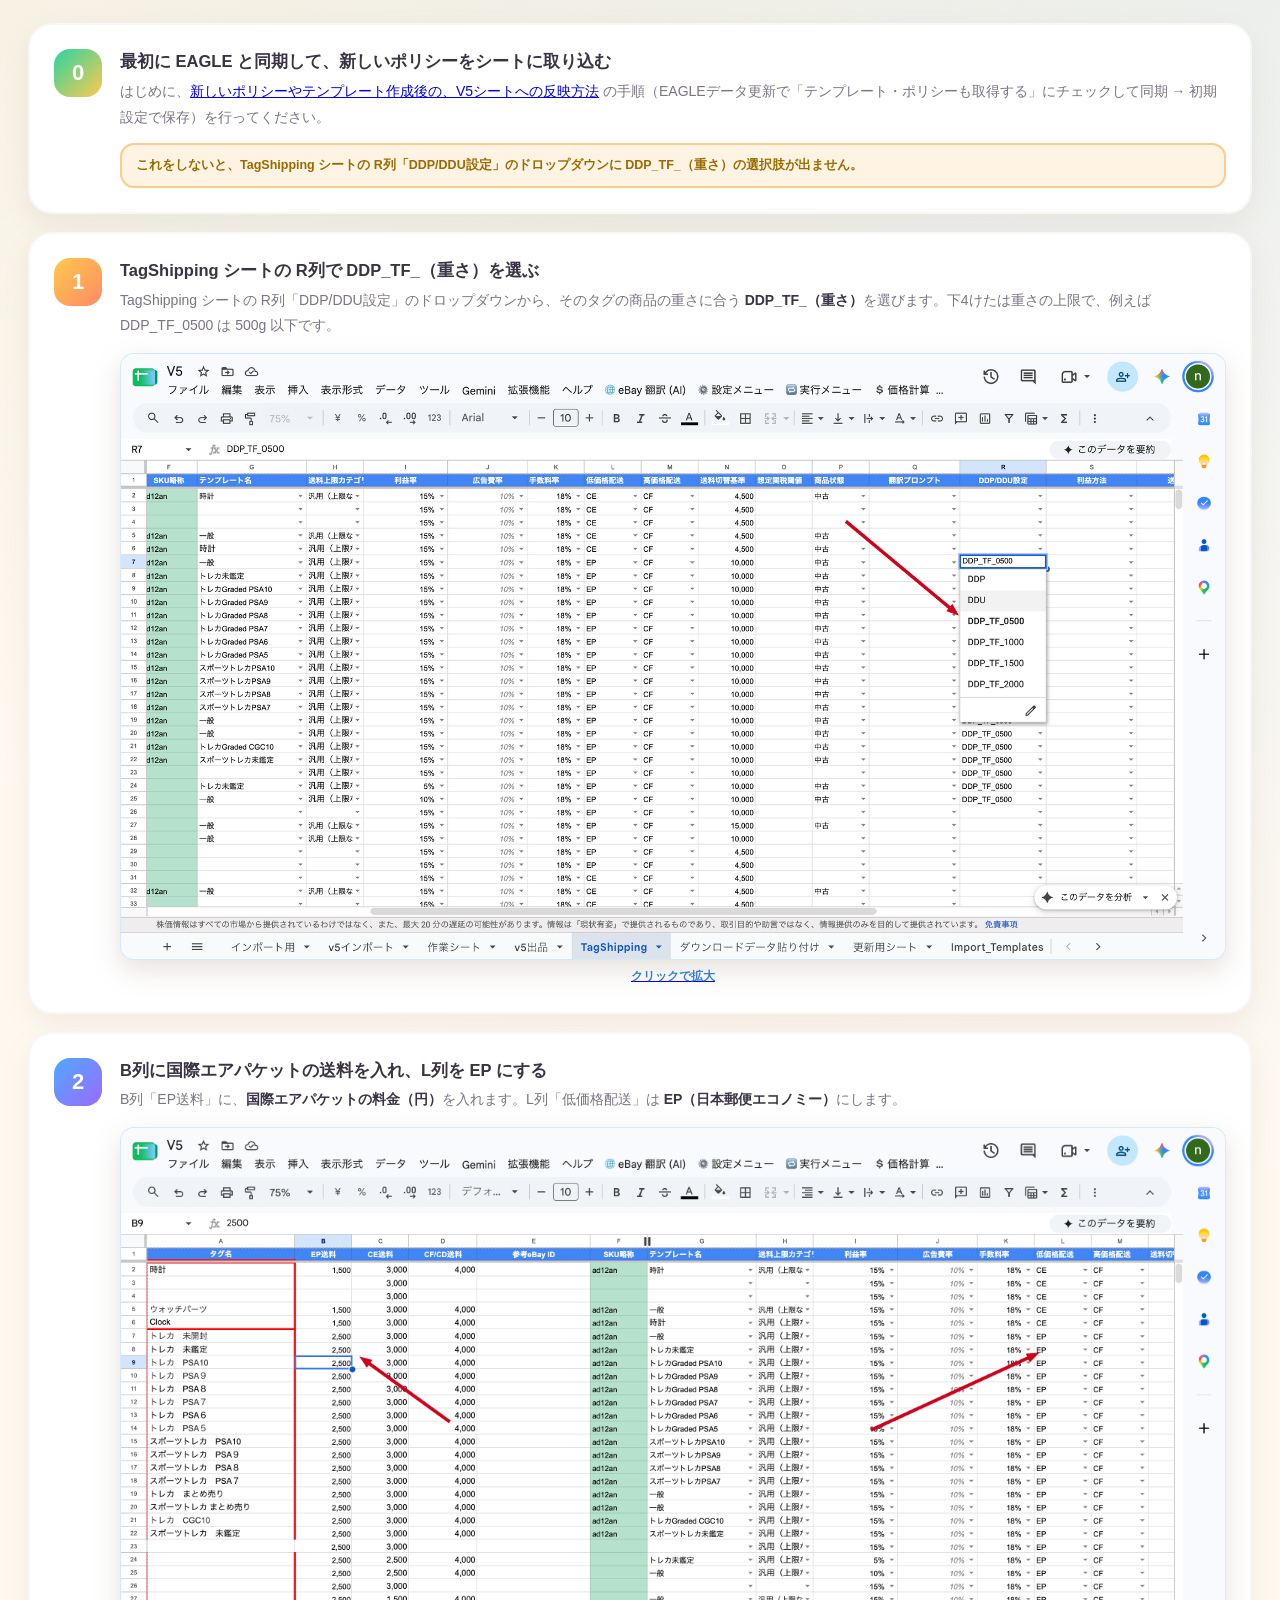
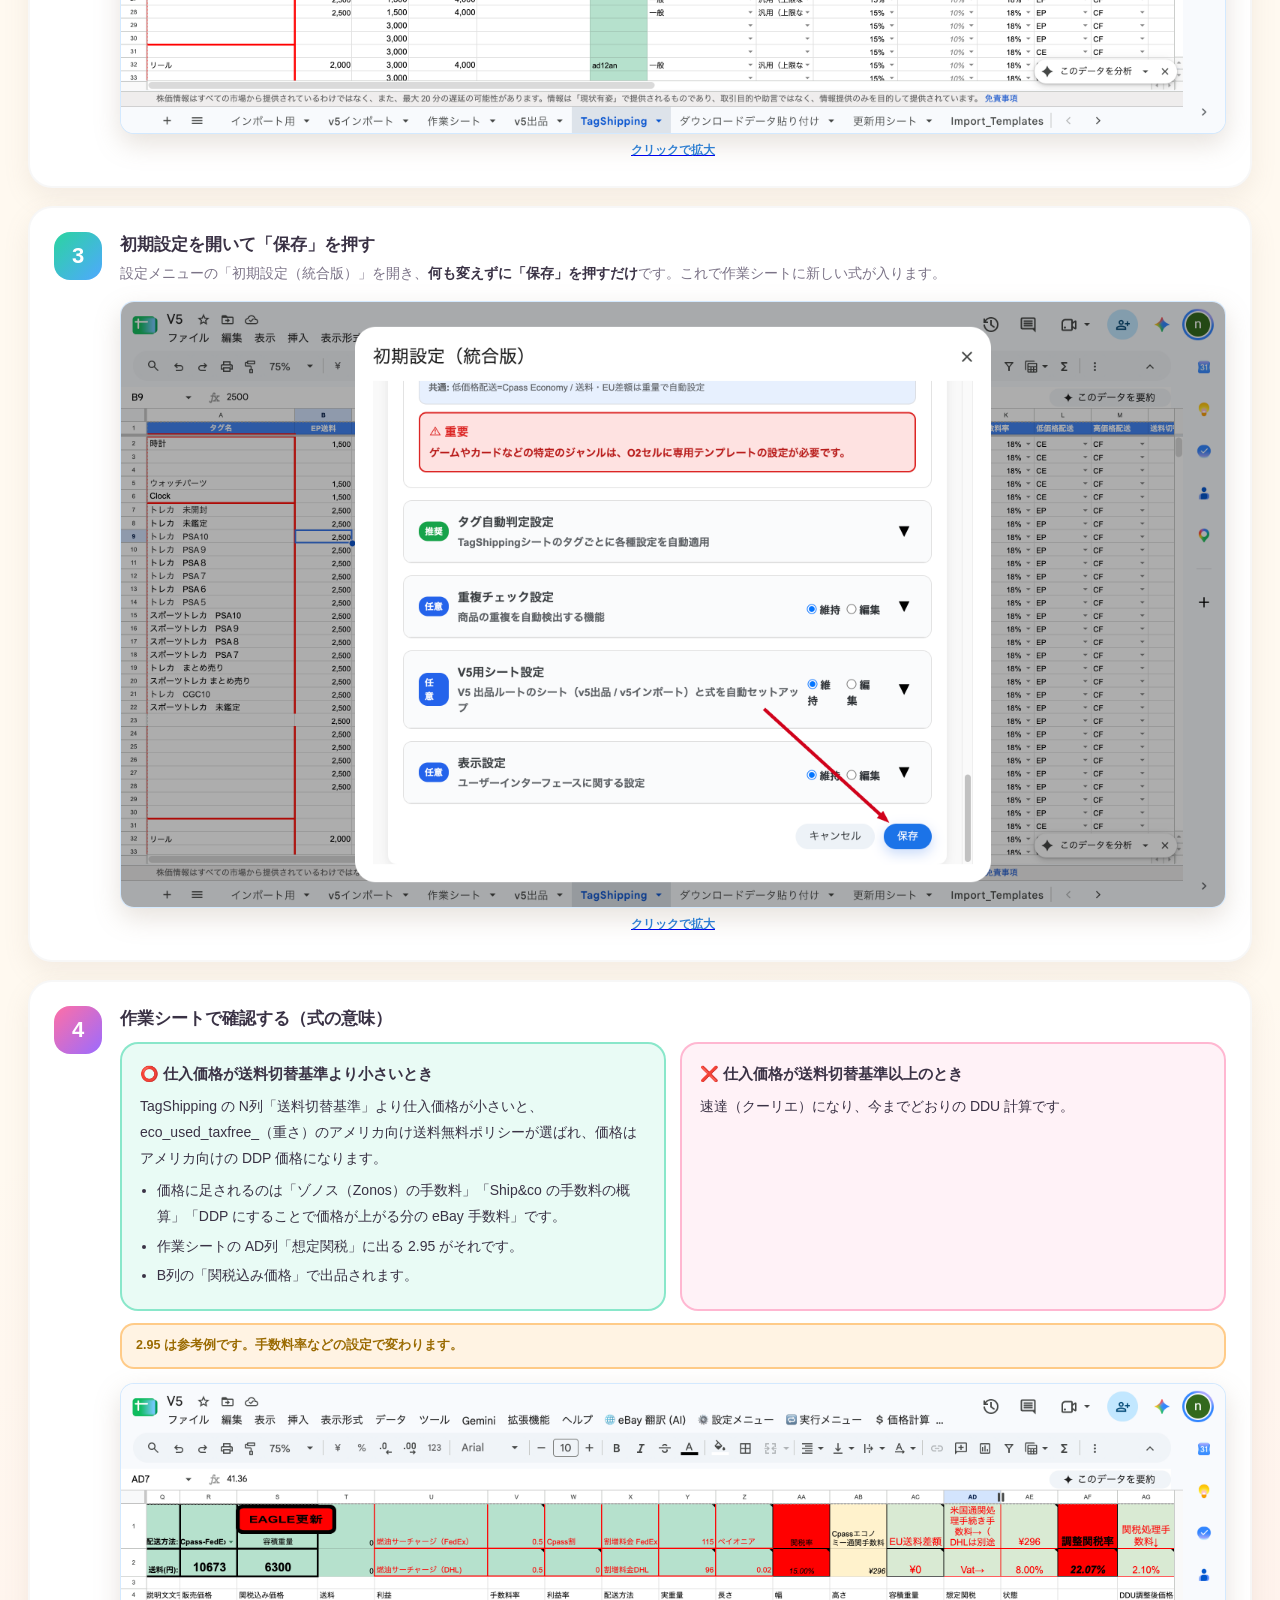
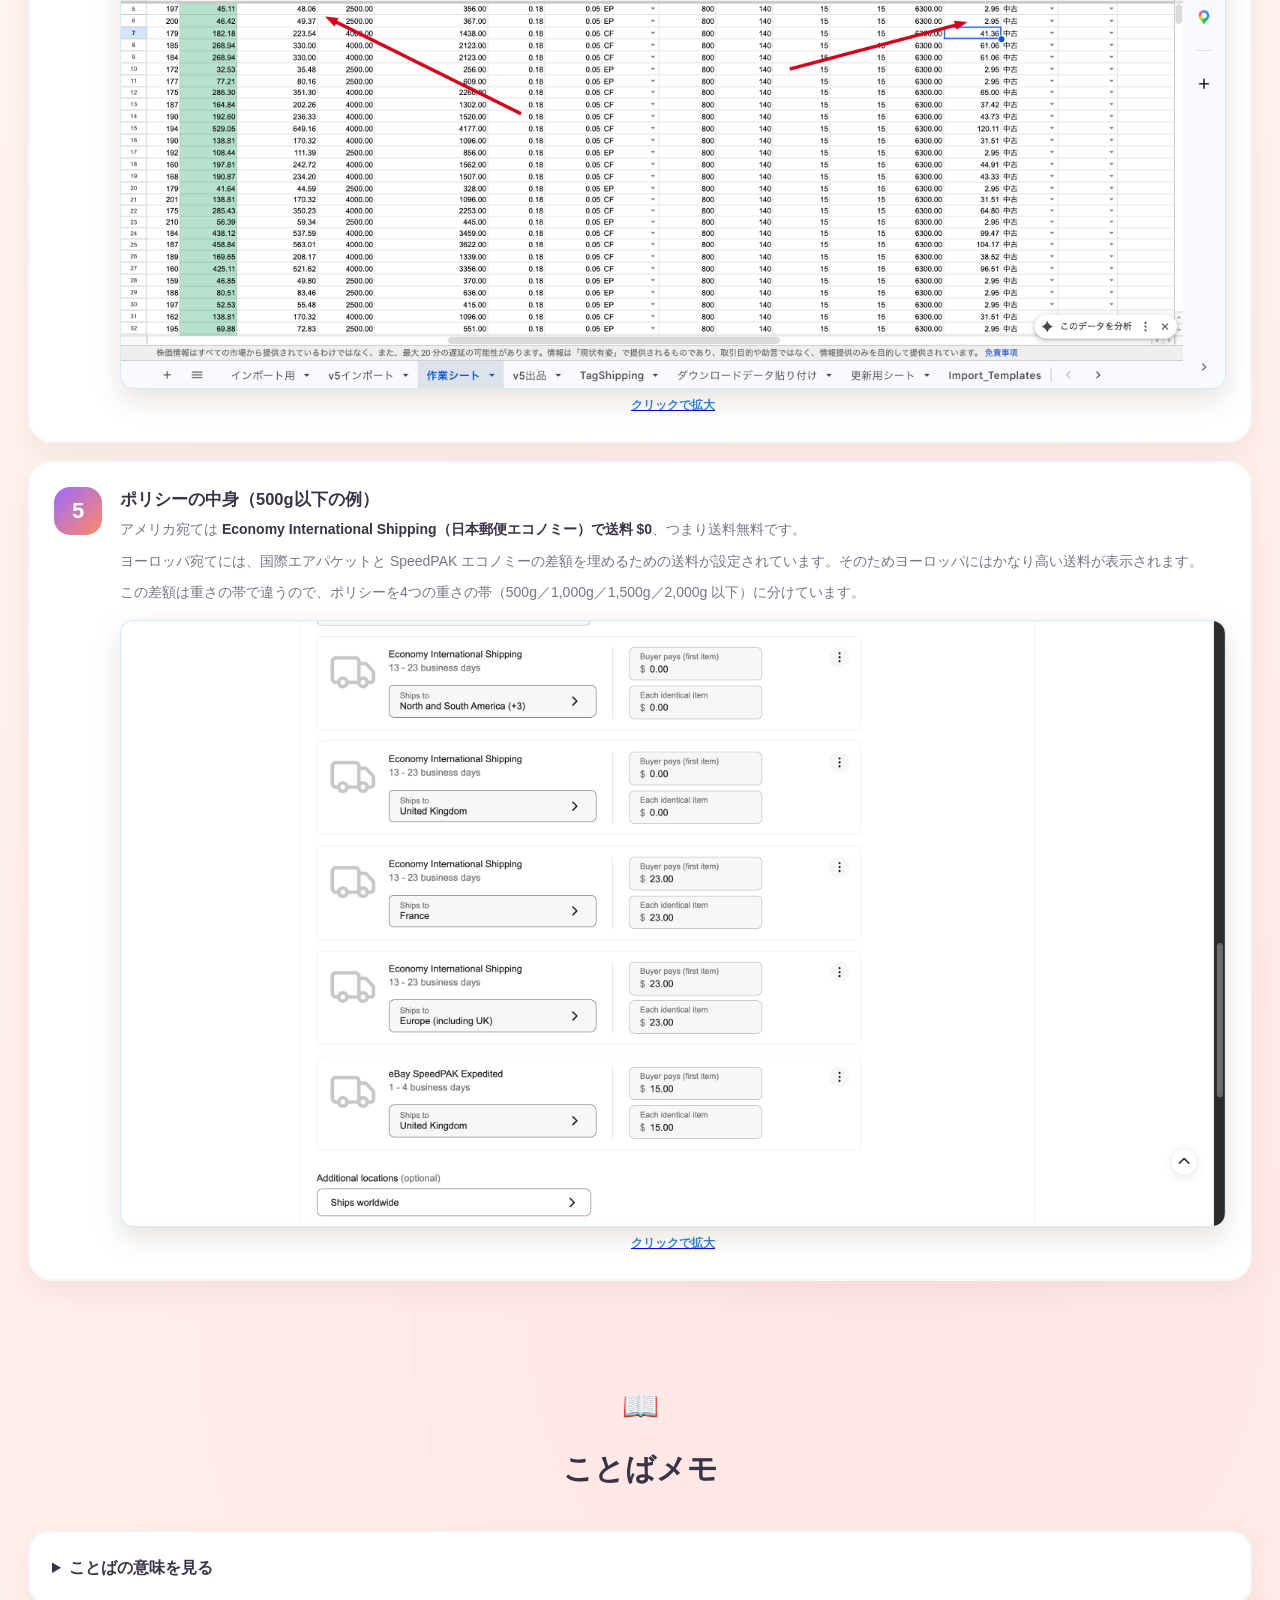
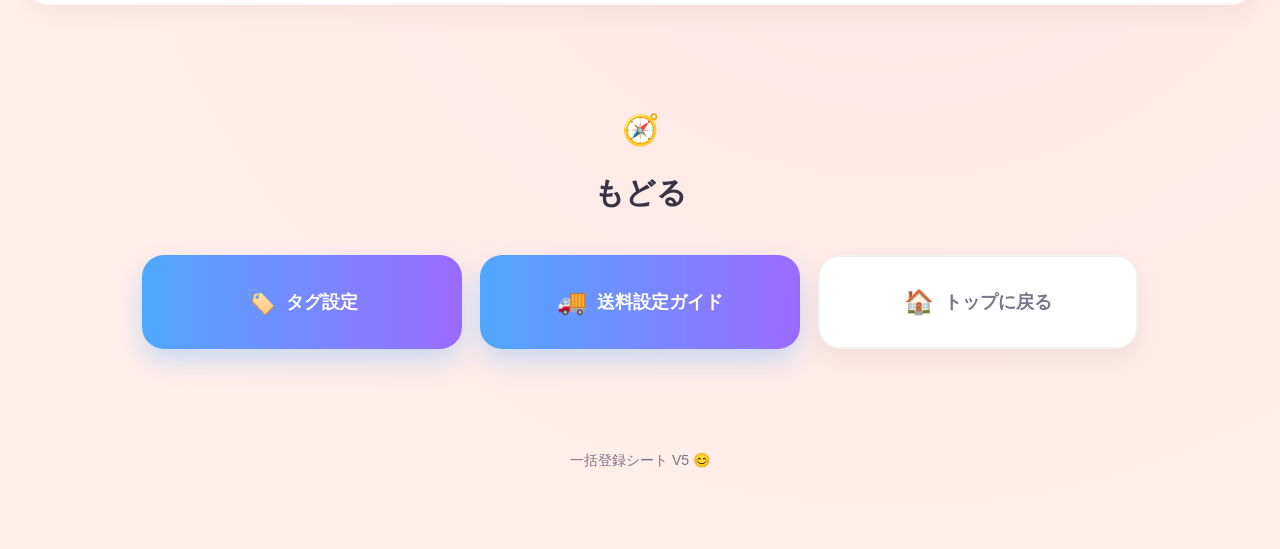
<file: taxfree-free-shipping.html>
<!DOCTYPE html>
<html lang="ja">
<head>
<meta charset="UTF-8">
<meta name="viewport" content="width=device-width, initial-scale=1.0">
<title>アメリカ向け関税免除商品を送料無料で出品する方法 — 一括登録シート V5</title>
<style>
  :root {
    --ink: #3a3245;
    --ink-soft: #7b7387;
    --cream: #fff9f0;
    --card: #ffffff;
    --peach: #ff8a65;
    --mint: #2bd4a0;
    --sky: #4fa8ff;
    --grape: #9b6bff;
    --sun: #ffc94d;
    --pink: #ff6fa5;
  }
  * { margin: 0; padding: 0; box-sizing: border-box; }
  html { scroll-behavior: smooth; }
  body {
    font-family: -apple-system, BlinkMacSystemFont, "Hiragino Maru Gothic ProN", "Hiragino Sans", "Yu Gothic", Meiryo, sans-serif;
    color: var(--ink);
    background:
      radial-gradient(circle at 12% 8%, rgba(255,201,77,0.18), transparent 28%),
      radial-gradient(circle at 88% 14%, rgba(79,168,255,0.16), transparent 30%),
      radial-gradient(circle at 70% 88%, rgba(255,111,165,0.14), transparent 32%),
      var(--cream);
    line-height: 1.9;
    -webkit-font-smoothing: antialiased;
  }
  .wrap { max-width: 1480px; margin: 0 auto; padding: 0 28px; }

  /* ---------- Top nav ---------- */
  .topnav { padding: 22px 0 0; }
  .topnav .wrap { display: flex; align-items: center; justify-content: space-between; gap: 12px; }
  .home-link {
    display: inline-flex; align-items: center; gap: 7px;
    text-decoration: none; font-weight: 800; font-size: 14px; color: var(--ink-soft);
    background: rgba(255,255,255,0.8); padding: 9px 16px; border-radius: 999px;
    box-shadow: 0 6px 14px rgba(160,140,120,0.12);
    transition: transform .15s, box-shadow .15s, color .15s;
  }
  .home-link:hover { transform: translateY(-2px); color: var(--peach); box-shadow: 0 10px 20px rgba(160,140,120,0.18); }
  .brand-tag {
    font-size: 12.5px; font-weight: 800; color: #fff; padding: 7px 15px; border-radius: 999px;
    background: linear-gradient(90deg, var(--sky), var(--grape));
    box-shadow: 0 6px 14px rgba(79,168,255,0.30);
  }

  /* ---------- Header ---------- */
  header { padding: 48px 0 50px; text-align: center; }
  .eyebrow {
    display: inline-block; font-size: 14px; font-weight: 800; letter-spacing: 0.04em;
    color: #fff; padding: 8px 20px; border-radius: 999px; margin-bottom: 24px;
    background: linear-gradient(90deg, var(--peach), var(--pink));
    box-shadow: 0 8px 18px rgba(255,111,165,0.35);
  }
  h1 { font-size: clamp(25px, 4.4vw, 40px); font-weight: 900; line-height: 1.35; margin-bottom: 22px; }
  .lead {
    font-size: clamp(15px, 2.2vw, 17px); color: var(--ink-soft); max-width: 900px; margin: 0 auto;
    background: rgba(255,255,255,0.7); border-radius: 18px; padding: 16px 22px;
  }

  /* ---------- Sections ---------- */
  section { padding: 48px 0; }
  .section-head { text-align: center; margin-bottom: 34px; }
  .section-head h2 { font-size: clamp(22px, 3.6vw, 30px); font-weight: 900; }
  .section-head .emoji { font-size: 30px; display: block; margin-bottom: 6px; }

  /* ---------- Intro cards ---------- */
  .intro { display: grid; gap: 14px; }
  .info-card {
    border-radius: 20px; padding: 18px 22px; font-size: 14.5px; line-height: 1.85;
    background: var(--card); border: 2px solid rgba(0,0,0,0.03);
    box-shadow: 0 8px 20px rgba(160,140,120,0.10);
  }
  .info-card .ic-title { display: block; font-weight: 900; font-size: 15.5px; margin-bottom: 4px; }
  .info-card.c-sky { background: rgba(79,168,255,0.10); border-color: rgba(79,168,255,0.35); }
  .info-card.c-sun { background: rgba(255,201,77,0.16); border-color: rgba(255,201,77,0.55); }
  .info-card.c-mint { background: rgba(43,212,160,0.10); border-color: rgba(43,212,160,0.4); }
  .info-card.c-alert { background: rgba(255,111,165,0.10); border-color: rgba(255,111,165,0.6); }
  .info-card ol { margin: 6px 0 0 1.4em; }
  .info-card ol li { margin-bottom: 6px; }
  .info-card a { color: var(--pink); font-weight: 800; text-decoration: none; border-bottom: 2px solid rgba(255,111,165,0.35); }
  .info-card a:hover { border-bottom-color: var(--pink); }
  .info-card ul { margin: 6px 0 0 1.3em; }

  /* ---------- Steps ---------- */
  .steps { display: grid; gap: 18px; }
  .step {
    display: flex; gap: 18px; align-items: flex-start;
    background: var(--card); border-radius: 24px; padding: 24px 24px;
    box-shadow: 0 10px 26px rgba(160,140,120,0.12);
    border: 2px solid rgba(0,0,0,0.03);
  }
  .step .num {
    flex: 0 0 48px; width: 48px; height: 48px; border-radius: 16px;
    display: grid; place-items: center; font-size: 22px; font-weight: 900; color: #fff;
  }
  .step:nth-child(1) .num { background: linear-gradient(135deg, var(--mint), var(--sun)); }
  .step:nth-child(2) .num { background: linear-gradient(135deg, var(--sun), var(--peach)); }
  .step:nth-child(3) .num { background: linear-gradient(135deg, var(--sky), var(--grape)); }
  .step:nth-child(4) .num { background: linear-gradient(135deg, var(--mint), var(--sky)); }
  .step:nth-child(5) .num { background: linear-gradient(135deg, var(--pink), var(--grape)); }
  .step:nth-child(6) .num { background: linear-gradient(135deg, var(--grape), var(--peach)); }
  .step .st-body { flex: 1; min-width: 0; }
  .step .st-title { display: block; font-size: 16.5px; font-weight: 800; margin-bottom: 5px; line-height: 1.5; }
  .step .st-text { font-size: 14px; color: var(--ink-soft); line-height: 1.85; margin-bottom: 6px; }
  .step .st-text strong { color: var(--ink); }
  .step .st-note { font-size: 12.5px; font-weight: 800; color: #9a6a00; background: rgba(255,170,60,0.14); border: 2px solid rgba(255,170,60,0.55); border-radius: 14px; padding: 10px 14px; margin-top: 12px; line-height: 1.7; }

  /* ---------- Inline images ---------- */
  .shot { display: block; margin-top: 14px; cursor: zoom-in; }
  .shot img {
    display: block; width: 100%; height: auto;
    border-radius: 14px; box-shadow: 0 10px 26px rgba(160,140,120,0.25);
    border: 1px solid rgba(79,168,255,0.25); background: #fff;
  }
  .shot:focus-visible { outline: 3px solid rgba(79,168,255,0.55); outline-offset: 3px; border-radius: 14px; }
  .zoom-hint { display: block; margin-top: 6px; font-size: 11.5px; font-weight: 800; color: #2f7fd1; text-align: center; }

  /* ---------- OK / NG cards ---------- */
  .vs { display: grid; grid-template-columns: 1fr 1fr; gap: 14px; margin-top: 12px; }
  .vs-card { border-radius: 18px; padding: 16px 18px; font-size: 14px; line-height: 1.85; color: var(--ink); }
  .vs-card .vs-title { display: block; font-weight: 900; font-size: 15px; margin-bottom: 6px; }
  .vs-card.ok { background: rgba(43,212,160,0.10); border: 2px solid rgba(43,212,160,0.5); }
  .vs-card.ng { background: rgba(255,111,165,0.09); border: 2px solid rgba(255,111,165,0.45); }
  .vs-card ul { margin: 6px 0 0 1.2em; }
  .vs-card li { margin-bottom: 4px; }

  /* ---------- Glossary ---------- */
  details.glossary {
    background: var(--card); border-radius: 20px; padding: 6px 22px;
    box-shadow: 0 8px 20px rgba(160,140,120,0.10); border: 2px solid rgba(0,0,0,0.03);
  }
  details.glossary summary { cursor: pointer; font-weight: 900; font-size: 16px; padding: 14px 0; }
  details.glossary dl { padding-bottom: 14px; }
  details.glossary dt { font-weight: 900; color: var(--grape); margin-top: 10px; }
  details.glossary dd { font-size: 14px; color: var(--ink-soft); }

  /* ---------- Next-step buttons ---------- */
  .nextstep { display: flex; gap: 18px; justify-content: center; flex-wrap: wrap; }
  .big-btn {
    flex: 1 1 260px; max-width: 320px;
    display: flex; align-items: center; justify-content: center; gap: 10px;
    text-decoration: none; text-align: center;
    padding: 22px 24px; border-radius: 22px;
    font-weight: 900; font-size: clamp(15px, 2.4vw, 18px); color: #fff;
    box-shadow: 0 12px 26px rgba(79,168,255,0.30);
    transition: transform .15s, box-shadow .15s;
  }
  .big-btn .b-emoji { font-size: 24px; }
  .big-btn.secondary { background: linear-gradient(90deg, var(--sky), var(--grape)); }
  .big-btn.ghost { background: #fff; color: var(--ink-soft); box-shadow: 0 10px 22px rgba(160,140,120,0.14); border: 2px solid rgba(0,0,0,0.05); }
  .big-btn:hover { transform: translateY(-3px); box-shadow: 0 18px 34px rgba(79,168,255,0.42); }
  .big-btn.ghost:hover { box-shadow: 0 16px 30px rgba(160,140,120,0.2); color: var(--ink); }

  footer { padding: 50px 0 76px; text-align: center; color: var(--ink-soft); font-size: 14px; }

  @media (max-width: 600px) {
    header { padding: 36px 0 40px; }
    .step { padding: 20px 18px; gap: 14px; }
    .vs { grid-template-columns: 1fr; }
    .nextstep { flex-direction: column; align-items: stretch; }
    .big-btn { max-width: none; }
    .topnav .wrap { flex-direction: column; align-items: flex-start; gap: 10px; }
  }
  @media (prefers-reduced-motion: reduce) {
    .big-btn, .home-link { transition: none; }
    html { scroll-behavior: auto; }
  }

  /* ---------- Lightbox ---------- */
  .lightbox {
    position: fixed; inset: 0; z-index: 1000;
    display: none; align-items: center; justify-content: center;
    padding: 24px; background: rgba(40,32,50,0.72);
    -webkit-backdrop-filter: blur(2px); backdrop-filter: blur(2px);
  }
  .lightbox.is-open { display: flex; }
  .lightbox .lb-content { position: relative; max-width: 92vw; max-height: 88vh; display: flex; align-items: center; justify-content: center; }
  .lightbox .lb-content img {
    display: block; max-width: 92vw; max-height: 88vh; width: auto; height: auto;
    border-radius: 16px; background: #fff; box-shadow: 0 24px 60px rgba(0,0,0,0.45);
  }
  .lightbox .lb-close {
    position: absolute; top: -14px; right: -14px; width: 44px; height: 44px; border-radius: 50%;
    border: none; cursor: pointer; display: grid; place-items: center;
    font-size: 24px; font-weight: 900; line-height: 1; color: #fff;
    background: linear-gradient(135deg, var(--peach), var(--pink));
    box-shadow: 0 8px 20px rgba(255,111,165,0.5);
  }
  .lightbox .lb-close:focus-visible { outline: 3px solid #fff; outline-offset: 2px; }
</style>
</head>
<body>
  <nav class="topnav">
    <div class="wrap">
      <a class="home-link" href="index.html"><span aria-hidden="true">🏠</span>トップにもどる</a>
      <span class="brand-tag">一括登録シート V5</span>
    </div>
  </nav>

  <header>
    <div class="wrap">
      <span class="eyebrow">🔄 一括登録シート V5</span>
      <h1>アメリカ向け関税免除商品を<br>送料無料で出品する方法</h1>
      <p class="lead">新しいシッピングポリシー（eco_used_taxfree）を使い、アメリカ向けの送料を国際エアパケットの料金で計算して、送料無料（フリーシッピング）で出品する手順です。</p>
    </div>
  </header>

  <section>
    <div class="wrap">
      <div class="section-head">
        <span class="emoji">📌</span>
        <h2>はじめに</h2>
      </div>
      <div class="intro">
        <div class="info-card c-alert">
          <span class="ic-title">⚠️ 使う前に必ず読んでください</span>
          <ol>
            <li>この手法とこのポリシーは、<strong>アメリカ向けの関税の免除が確実な商品だけ</strong>に使えます。対象の商品は<a href="https://naokijodan.github.io/ebay-eu-game-shipping-guide/" target="_blank" rel="noopener">「エコノミー発送の送り方ガイド（アメリカ・EU）」</a>のアメリカの章と<a href="https://naokijodan.github.io/ebay-eu-game-shipping-guide/#codes" target="_blank" rel="noopener">「申告に使うコード」</a>の欄で確認してください。</li>
            <li>ゲームソフトやCDなどは、<strong>HSコードを正しく入力しないと課税対象</strong>になります。関税がかかった分はそのまま赤字になるので、HSコードは必ず正しく入れてください。</li>
            <li>この手法は、<strong>アメリカ向けは国際エアパケット（日本郵便）で送る</strong>ことが前提です。CPaSSエコノミー（SpeedPAK Economy）で送ってしまうと関税がかかり、送料も高くなります。</li>
            <li>この3点を必ず理解してから使ってください。</li>
          </ol>
        </div>
        <div class="info-card c-sky">
          <span class="ic-title">この方法が使えるとき</span>
          「アメリカ宛てで関税がかからない商品」を「国際エアパケット（日本郵便）」で送るときに使えます。
        </div>
        <div class="info-card c-sun">
          <span class="ic-title">新しいポリシーは4本</span>
          eco_used_taxfree_0500／1000／1500／2000 の4本です。下4けたは重さの上限を表します。
          <ul>
            <li>0500 ＝ 500g以下</li>
            <li>1000 ＝ 1,000g以下</li>
            <li>1500 ＝ 1,500g以下</li>
            <li>2000 ＝ 2,000g以下</li>
          </ul>
        </div>
        <div class="info-card c-mint">
          <span class="ic-title">関税がかからない商品とは</span>
          対象の商品は上の注意カードのリンク先で確認してください。
        </div>
      </div>
    </div>
  </section>

  <section>
    <div class="wrap">
      <div class="section-head">
        <span class="emoji">🚚</span>
        <h2>設定の手順</h2>
      </div>

      <div class="steps">

        <div class="step">
          <span class="num" aria-hidden="true">0</span>
          <div class="st-body">
            <span class="st-title">最初に EAGLE と同期して、新しいポリシーをシートに取り込む</span>
            <p class="st-text">はじめに、<a href="template-sync.html" target="_blank" rel="noopener">新しいポリシーやテンプレート作成後の、V5シートへの反映方法</a> の手順（EAGLEデータ更新で「テンプレート・ポリシーも取得する」にチェックして同期 → 初期設定で保存）を行ってください。</p>
            <p class="st-note">これをしないと、TagShipping シートの R列「DDP/DDU設定」のドロップダウンに DDP_TF_（重さ）の選択肢が出ません。</p>
          </div>
        </div>

        <div class="step">
          <span class="num" aria-hidden="true">1</span>
          <div class="st-body">
            <span class="st-title">TagShipping シートの R列で DDP_TF_（重さ）を選ぶ</span>
            <p class="st-text">TagShipping シートの R列「DDP/DDU設定」のドロップダウンから、そのタグの商品の重さに合う <strong>DDP_TF_（重さ）</strong>を選びます。下4けたは重さの上限で、例えば DDP_TF_0500 は 500g 以下です。</p>
            <a class="shot" href="images/taxfree/step1-tagshipping-r.png" data-lb><img src="images/taxfree/step1-tagshipping-r.png" alt="TagShippingシートのR列「DDP/DDU設定」でDDP_TF_0500を選んでいる画面"><span class="zoom-hint">クリックで拡大</span></a>
          </div>
        </div>

        <div class="step">
          <span class="num" aria-hidden="true">2</span>
          <div class="st-body">
            <span class="st-title">B列に国際エアパケットの送料を入れ、L列を EP にする</span>
            <p class="st-text">B列「EP送料」に、<strong>国際エアパケットの料金（円）</strong>を入れます。L列「低価格配送」は <strong>EP（日本郵便エコノミー）</strong>にします。</p>
            <a class="shot" href="images/taxfree/step2-tagshipping-b-l.png" data-lb><img src="images/taxfree/step2-tagshipping-b-l.png" alt="TagShippingシートのB列EP送料に2,500を入力し、L列低価格配送をEPにしている画面"><span class="zoom-hint">クリックで拡大</span></a>
          </div>
        </div>

        <div class="step">
          <span class="num" aria-hidden="true">3</span>
          <div class="st-body">
            <span class="st-title">初期設定を開いて「保存」を押す</span>
            <p class="st-text">設定メニューの「初期設定（統合版）」を開き、<strong>何も変えずに「保存」を押すだけ</strong>です。これで作業シートに新しい式が入ります。</p>
            <a class="shot" href="images/taxfree/step3-initial-settings-save.png" data-lb><img src="images/taxfree/step3-initial-settings-save.png" alt="初期設定（統合版）の画面で保存ボタンを押すところ"><span class="zoom-hint">クリックで拡大</span></a>
          </div>
        </div>

        <div class="step">
          <span class="num" aria-hidden="true">4</span>
          <div class="st-body">
            <span class="st-title">作業シートで確認する（式の意味）</span>
            <div class="vs">
              <div class="vs-card ok">
                <span class="vs-title">⭕️ 仕入価格が送料切替基準より小さいとき</span>
                TagShipping の N列「送料切替基準」より仕入価格が小さいと、eco_used_taxfree_（重さ）のアメリカ向け送料無料ポリシーが選ばれ、価格はアメリカ向けの DDP 価格になります。
                <ul>
                  <li>価格に足されるのは「ゾノス（Zonos）の手数料」「Ship&amp;co の手数料の概算」「DDP にすることで価格が上がる分の eBay 手数料」です。</li>
                  <li>作業シートの AD列「想定関税」に出る 2.95 がそれです。</li>
                  <li>B列の「関税込み価格」で出品されます。</li>
                </ul>
              </div>
              <div class="vs-card ng">
                <span class="vs-title">❌ 仕入価格が送料切替基準以上のとき</span>
                速達（クーリエ）になり、今までどおりの DDU 計算です。
              </div>
            </div>
            <p class="st-note">2.95 は参考例です。手数料率などの設定で変わります。</p>
            <a class="shot" href="images/taxfree/step4-worksheet-ad-b.png" data-lb><img src="images/taxfree/step4-worksheet-ad-b.png" alt="作業シートのAD列「想定関税」が2.95、B列が関税込み価格になっている画面"><span class="zoom-hint">クリックで拡大</span></a>
          </div>
        </div>

        <div class="step">
          <span class="num" aria-hidden="true">5</span>
          <div class="st-body">
            <span class="st-title">ポリシーの中身（500g以下の例）</span>
            <p class="st-text">アメリカ宛ては <strong>Economy International Shipping（日本郵便エコノミー）で送料 $0</strong>、つまり送料無料です。</p>
            <p class="st-text">ヨーロッパ宛てには、国際エアパケットと SpeedPAK エコノミーの差額を埋めるための送料が設定されています。そのためヨーロッパにはかなり高い送料が表示されます。</p>
            <p class="st-text">この差額は重さの帯で違うので、ポリシーを4つの重さの帯（500g／1,000g／1,500g／2,000g 以下）に分けています。</p>
            <a class="shot" href="images/taxfree/step5-policy-0500.png" data-lb><img src="images/taxfree/step5-policy-0500.png" alt="eco_used_taxfree_0500ポリシーの配送サービス一覧。アメリカ宛てEconomy International Shippingが$0、ヨーロッパ宛てが$23"><span class="zoom-hint">クリックで拡大</span></a>
          </div>
        </div>

      </div>
    </div>
  </section>

  <section>
    <div class="wrap">
      <div class="section-head">
        <span class="emoji">📖</span>
        <h2>ことばメモ</h2>
      </div>
      <details class="glossary">
        <summary>ことばの意味を見る</summary>
        <dl>
          <dt>EP</dt>
          <dd>日本郵便のエコノミー（国際エアパケット）のことです。</dd>
          <dt>DDP</dt>
          <dd>関税を売り手側で前払いする出し方です。買い手は受け取り時に関税を払いません。</dd>
          <dt>DDU</dt>
          <dd>関税を買い手が受け取り時に払う出し方です（今までどおり）。</dd>
          <dt>送料切替基準</dt>
          <dd>TagShipping の N列です。仕入価格がこれより小さければ低価格配送、以上なら高価格配送（速達）になります。</dd>
        </dl>
      </details>
    </div>
  </section>

  <section>
    <div class="wrap">
      <div class="section-head">
        <span class="emoji">🧭</span>
        <h2>もどる</h2>
      </div>
      <div class="nextstep">
        <a class="big-btn secondary" href="tags.html"><span class="b-emoji" aria-hidden="true">🏷️</span>タグ設定</a>
        <a class="big-btn secondary" href="shipping-settings.html"><span class="b-emoji" aria-hidden="true">🚚</span>送料設定ガイド</a>
        <a class="big-btn ghost" href="index.html"><span class="b-emoji" aria-hidden="true">🏠</span>トップに戻る</a>
      </div>
    </div>
  </section>

  <footer><div class="wrap">一括登録シート V5 😊</div></footer>

  <div class="lightbox" id="lightbox" role="dialog" aria-modal="true" aria-label="画像の拡大表示" aria-hidden="true">
    <div class="lb-content" id="lbContent">
      <button type="button" class="lb-close" id="lbClose" aria-label="閉じる">×</button>
    </div>
  </div>

  <script>
  (function () {
    var lightbox = document.getElementById('lightbox');
    var lbContent = document.getElementById('lbContent');
    var lbClose = document.getElementById('lbClose');
    var lastFocused = null, media = null;

    function open(link) {
      var src = link.querySelector('img');
      media = document.createElement('img');
      media.src = src.getAttribute('src');
      media.alt = src.getAttribute('alt') || '';
      lbContent.appendChild(media);
      lastFocused = document.activeElement;
      lightbox.classList.add('is-open');
      lightbox.setAttribute('aria-hidden', 'false');
      document.body.style.overflow = 'hidden';
      lbClose.focus();
    }
    function close() {
      lightbox.classList.remove('is-open');
      lightbox.setAttribute('aria-hidden', 'true');
      document.body.style.overflow = '';
      if (media && media.parentNode) media.parentNode.removeChild(media);
      media = null;
      if (lastFocused && lastFocused.focus) lastFocused.focus();
    }
    Array.prototype.forEach.call(document.querySelectorAll('[data-lb]'), function (a) {
      a.addEventListener('click', function (e) { e.preventDefault(); open(a); });
    });
    lbClose.addEventListener('click', close);
    lightbox.addEventListener('click', function (e) { if (e.target === lightbox) close(); });
    document.addEventListener('keydown', function (e) {
      if (e.key === 'Escape' && lightbox.classList.contains('is-open')) close();
    });
  })();
  </script>
</body>
</html>
</file>
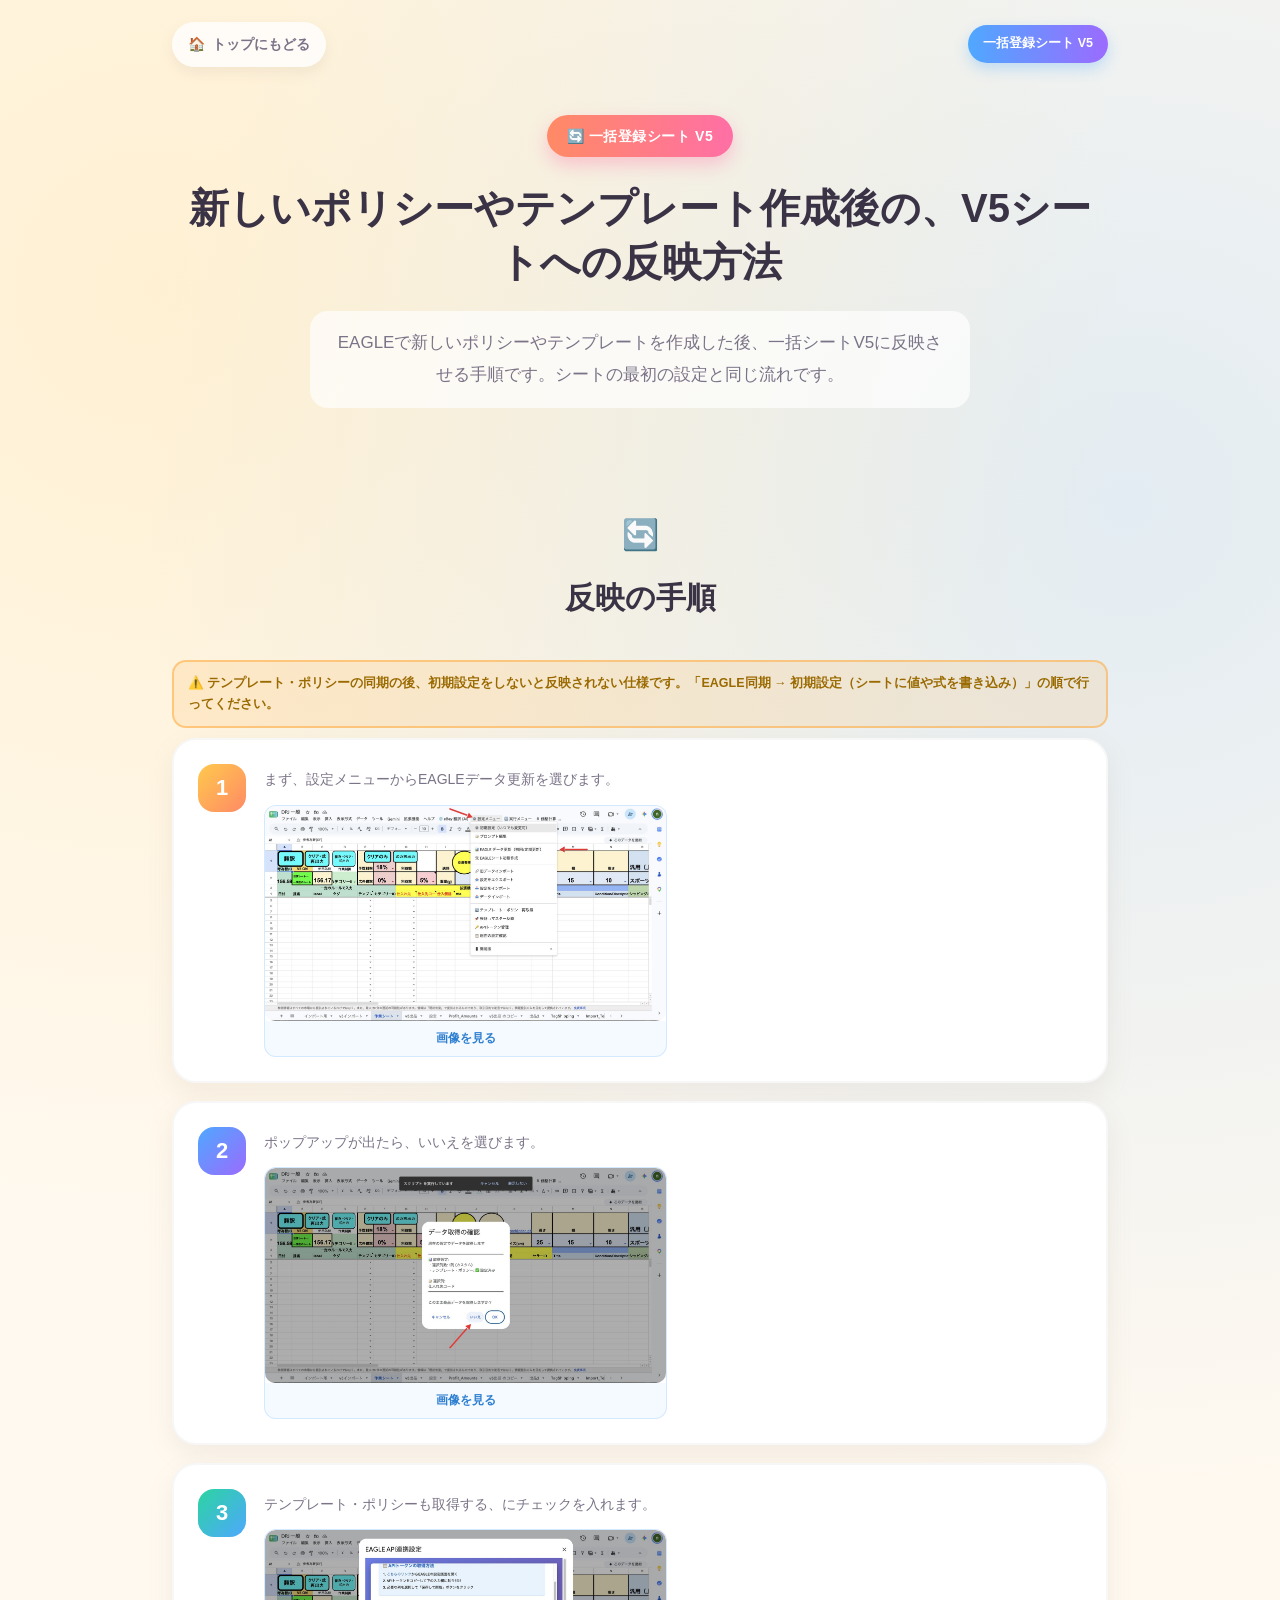
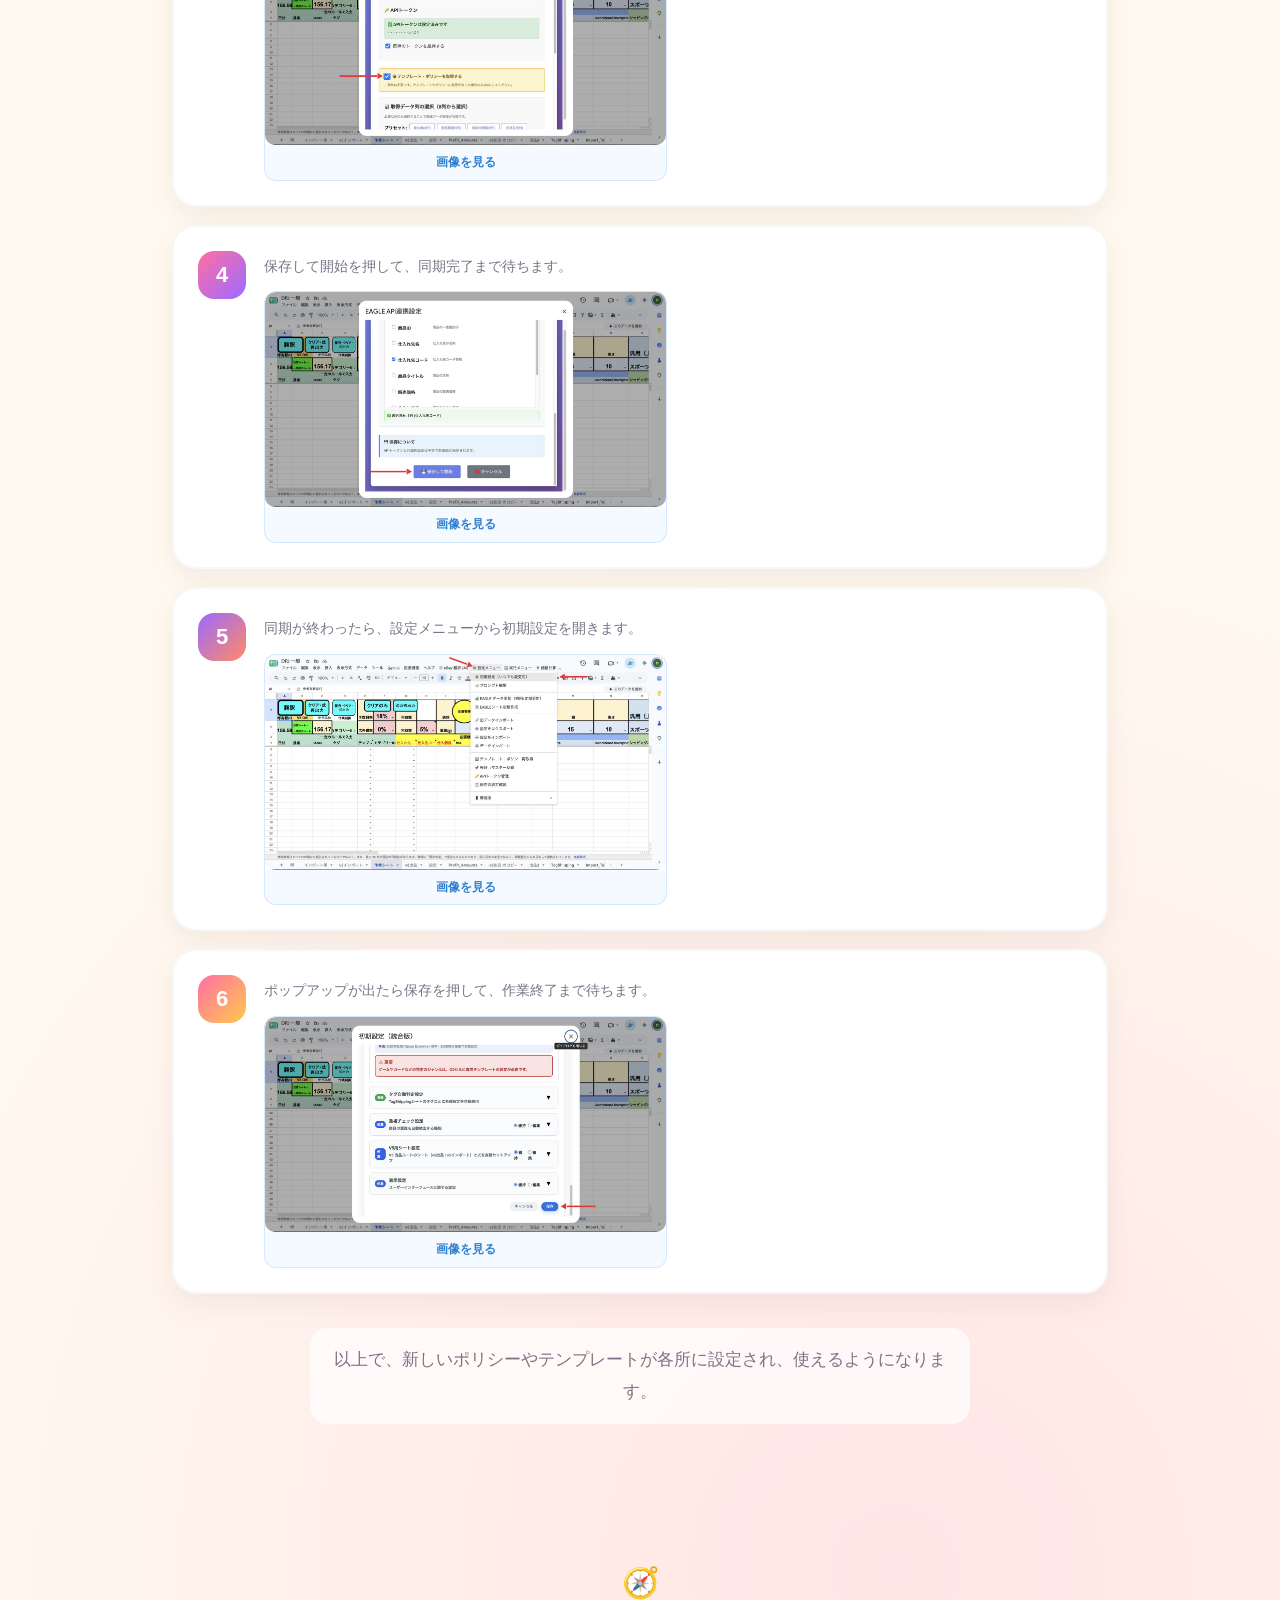
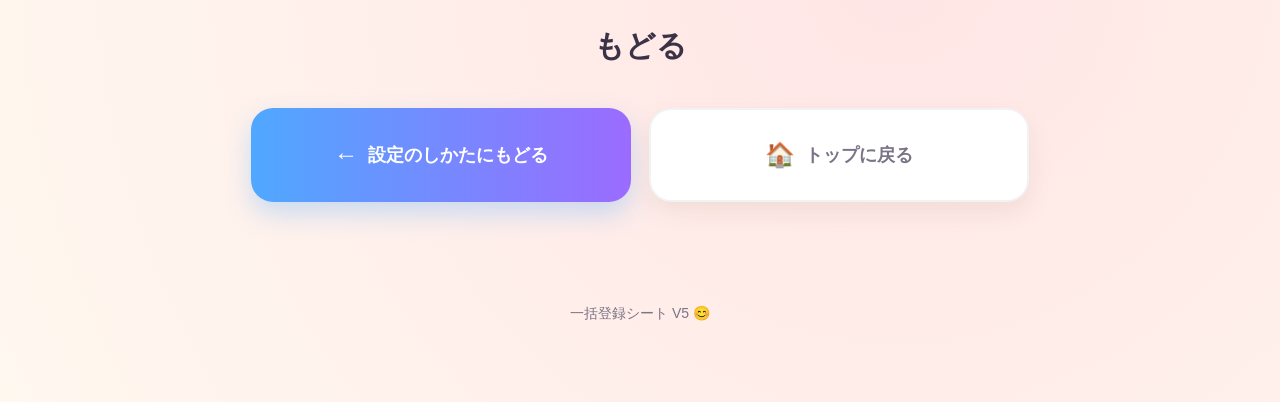
<file: template-sync.html>
<!DOCTYPE html>
<html lang="ja">
<head>
<meta charset="UTF-8">
<meta name="viewport" content="width=device-width, initial-scale=1.0">
<title>新しいポリシーやテンプレート作成後の、V5シートへの反映方法 — 一括登録シート V5</title>
<style>
  :root {
    --ink: #3a3245;
    --ink-soft: #7b7387;
    --cream: #fff9f0;
    --card: #ffffff;
    --peach: #ff8a65;
    --mint: #2bd4a0;
    --sky: #4fa8ff;
    --grape: #9b6bff;
    --sun: #ffc94d;
    --pink: #ff6fa5;
  }
  * { margin: 0; padding: 0; box-sizing: border-box; }
  html { scroll-behavior: smooth; }
  body {
    font-family: -apple-system, BlinkMacSystemFont, "Hiragino Maru Gothic ProN", "Hiragino Sans", "Yu Gothic", Meiryo, sans-serif;
    color: var(--ink);
    background:
      radial-gradient(circle at 12% 8%, rgba(255,201,77,0.18), transparent 28%),
      radial-gradient(circle at 88% 14%, rgba(79,168,255,0.16), transparent 30%),
      radial-gradient(circle at 70% 88%, rgba(255,111,165,0.14), transparent 32%),
      var(--cream);
    line-height: 1.9;
    -webkit-font-smoothing: antialiased;
  }
  .wrap { max-width: 980px; margin: 0 auto; padding: 0 22px; }

  /* ---------- Top nav ---------- */
  .topnav { padding: 22px 0 0; }
  .topnav .wrap { display: flex; align-items: center; justify-content: space-between; gap: 12px; }
  .home-link {
    display: inline-flex; align-items: center; gap: 7px;
    text-decoration: none; font-weight: 800; font-size: 14px; color: var(--ink-soft);
    background: rgba(255,255,255,0.8); padding: 9px 16px; border-radius: 999px;
    box-shadow: 0 6px 14px rgba(160,140,120,0.12);
    transition: transform .15s, box-shadow .15s, color .15s;
  }
  .home-link:hover { transform: translateY(-2px); color: var(--peach); box-shadow: 0 10px 20px rgba(160,140,120,0.18); }
  .brand-tag {
    font-size: 12.5px; font-weight: 800; color: #fff; padding: 7px 15px; border-radius: 999px;
    background: linear-gradient(90deg, var(--sky), var(--grape));
    box-shadow: 0 6px 14px rgba(79,168,255,0.30);
  }

  /* ---------- Header ---------- */
  header { padding: 48px 0 50px; text-align: center; }
  .eyebrow {
    display: inline-block; font-size: 14px; font-weight: 800; letter-spacing: 0.04em;
    color: #fff; padding: 8px 20px; border-radius: 999px; margin-bottom: 24px;
    background: linear-gradient(90deg, var(--peach), var(--pink));
    box-shadow: 0 8px 18px rgba(255,111,165,0.35);
  }
  h1 {
    font-size: clamp(25px, 4.4vw, 40px); font-weight: 900; line-height: 1.35; margin-bottom: 22px;
  }
  h1 .hl {
    background: linear-gradient(transparent 62%, rgba(255,201,77,0.65) 62%);
    padding: 0 4px; border-radius: 4px;
  }
  .lead {
    font-size: clamp(15px, 2.2vw, 17px); color: var(--ink-soft); max-width: 660px; margin: 0 auto;
    background: rgba(255,255,255,0.7); border-radius: 18px; padding: 16px 22px;
  }

  /* ---------- Sections ---------- */
  section { padding: 48px 0; }
  .section-head { text-align: center; margin-bottom: 34px; }
  .section-head h2 { font-size: clamp(22px, 3.6vw, 30px); font-weight: 900; }
  .section-head .emoji { font-size: 30px; display: block; margin-bottom: 6px; }
  .section-head .sub { font-size: 14px; color: var(--ink-soft); margin-top: 8px; }

  /* ---------- Intro / CTA sheet (from index.html) ---------- */
  .cta-wrap { text-align: center; margin-bottom: 34px; }
  .cta-sheet {
    display: inline-flex; align-items: center; justify-content: center; gap: 12px;
    text-decoration: none; text-align: center;
    padding: 24px 40px; border-radius: 24px;
    font-weight: 900; font-size: clamp(16px, 2.8vw, 21px); color: #fff;
    background: linear-gradient(90deg, var(--peach), var(--pink));
    box-shadow: 0 16px 34px rgba(255,111,165,0.40);
    transition: transform .15s, box-shadow .15s;
  }
  .cta-sheet:hover { transform: translateY(-3px); box-shadow: 0 22px 44px rgba(255,111,165,0.52); }

  /* ---------- Steps ---------- */
  .steps { display: grid; gap: 18px; }
  .step {
    display: flex; gap: 18px; align-items: flex-start;
    background: var(--card); border-radius: 24px; padding: 24px 24px;
    box-shadow: 0 10px 26px rgba(160,140,120,0.12);
    border: 2px solid rgba(0,0,0,0.03);
    transition: transform .18s, box-shadow .18s;
  }
  .step:hover { transform: translateY(-3px); box-shadow: 0 16px 34px rgba(160,140,120,0.18); }
  .step .num {
    flex: 0 0 48px; width: 48px; height: 48px; border-radius: 16px;
    display: grid; place-items: center; font-size: 22px; font-weight: 900; color: #fff;
  }
  .step:nth-child(1) .num { background: linear-gradient(135deg, var(--sun), var(--peach)); }
  .step:nth-child(2) .num { background: linear-gradient(135deg, var(--sky), var(--grape)); }
  .step:nth-child(3) .num { background: linear-gradient(135deg, var(--mint), var(--sky)); }
  .step:nth-child(4) .num { background: linear-gradient(135deg, var(--pink), var(--grape)); }
  .step:nth-child(5) .num { background: linear-gradient(135deg, var(--grape), var(--peach)); }
  .step:nth-child(6) .num { background: linear-gradient(135deg, var(--pink), var(--sun)); }
  .step .st-body { flex: 1; min-width: 0; }
  .step .st-title { font-size: 16.5px; font-weight: 800; margin-bottom: 5px; line-height: 1.5; }
  .step .st-text { font-size: 14px; color: var(--ink-soft); line-height: 1.85; }
  .step .step-alert { display: block; margin: 4px 0 10px; padding: 11px 14px; background: rgba(255,170,60,0.14); border: 2px solid rgba(255,170,60,0.55); border-radius: 14px; font-size: 12.5px; font-weight: 800; color: #9a6a00; line-height: 1.7; }
  .wrap > .step-alert { display: block; margin: 4px 0 10px; padding: 11px 14px; background: rgba(255,170,60,0.14); border: 2px solid rgba(255,170,60,0.55); border-radius: 14px; font-size: 12.5px; font-weight: 800; color: #9a6a00; line-height: 1.7; }
  .step .st-text strong { color: var(--ink); }
  .step .st-text a { color: var(--pink); font-weight: 800; text-decoration: none; border-bottom: 2px solid rgba(255,111,165,0.35); }
  .step .st-text a:hover { border-bottom-color: var(--pink); }

  /* ---------- Next-step buttons ---------- */
  .nextstep { display: flex; gap: 18px; justify-content: center; flex-wrap: wrap; }
  .big-btn {
    flex: 1 1 300px; max-width: 380px;
    display: flex; align-items: center; justify-content: center; gap: 10px;
    text-decoration: none; text-align: center;
    padding: 22px 24px; border-radius: 22px;
    font-weight: 900; font-size: clamp(15px, 2.4vw, 18px); color: #fff;
    box-shadow: 0 12px 26px rgba(79,168,255,0.30);
    transition: transform .15s, box-shadow .15s;
  }
  .big-btn .b-emoji { font-size: 24px; }
  .big-btn.secondary { background: linear-gradient(90deg, var(--sky), var(--grape)); }
  .big-btn.ghost {
    background: #fff; color: var(--ink-soft);
    box-shadow: 0 10px 22px rgba(160,140,120,0.14);
    border: 2px solid rgba(0,0,0,0.05);
  }
  .big-btn.primary { background: linear-gradient(90deg, var(--peach), var(--pink)); box-shadow: 0 12px 26px rgba(255,111,165,0.34); }
  .big-btn:hover { transform: translateY(-3px); box-shadow: 0 18px 34px rgba(79,168,255,0.42); }
  .big-btn.primary:hover { box-shadow: 0 18px 34px rgba(255,111,165,0.46); }
  .big-btn.ghost:hover { box-shadow: 0 16px 30px rgba(160,140,120,0.2); color: var(--ink); }

  footer { padding: 50px 0 76px; text-align: center; color: var(--ink-soft); font-size: 14px; }

  /* ---------- Responsive ---------- */
  @media (max-width: 600px) {
    header { padding: 36px 0 40px; }
    .step { padding: 20px 18px; gap: 14px; }
    .cta-sheet { padding: 20px 26px; width: 100%; }
    .nextstep { flex-direction: column; align-items: stretch; }
    .big-btn { max-width: none; }
    .topnav .wrap { flex-direction: column; align-items: flex-start; gap: 10px; }
  }

  /* Respect reduced-motion */
  @media (prefers-reduced-motion: reduce) {
    .step, .card, .big-btn, .home-link, .cta-sheet { transition: none; }
    html { scroll-behavior: auto; }
  }

  /* ---------- Screenshot slot (base box) ---------- */
  .step .shot-slot {
    margin-top: 12px; border: 2px dashed rgba(79,168,255,0.28); border-radius: 14px;
    padding: 14px 12px; text-align: center; font-size: 12px; color: var(--ink-soft);
    background: rgba(79,168,255,0.05);
  }

  /* ---------- Lightbox: clickable shot-slot (additive) ---------- */
  /* 既存の .shot-slot ルールはそのまま。クリック反応のみ追記する */
  .step .shot-slot {
    cursor: pointer;
    transition: background .18s, box-shadow .18s, transform .18s, border-color .18s;
  }
  .step .shot-slot:hover {
    background: rgba(79,168,255,0.12);
    border-color: rgba(79,168,255,0.5);
    box-shadow: 0 8px 20px rgba(79,168,255,0.22);
    transform: translateY(-2px);
  }
  .step .shot-slot:focus-visible {
    outline: 3px solid rgba(79,168,255,0.55);
    outline-offset: 2px;
  }
  /* 拡大できることを示す小さなヒント（既存テキストと並存） */
  .shot-slot .zoom-hint {
    display: block; margin-top: 8px;
    font-size: 11px; font-weight: 800; letter-spacing: .02em;
    color: #2f7fd1;
  }
  /* 将来 img を入れた時に箱へ収まるサムネ表示 */
  .shot-slot img {
    display: block; max-width: 100%; height: auto;
    margin: 0 auto; border-radius: 10px;
  }
  /* 画像割り当て済みスロット = 小さな「画像を見る」ボタン */
  .step .shot-slot.has-img {
    display: inline-flex; align-items: center; gap: 6px;
    width: auto; margin: 0;
    padding: 7px 15px; border-radius: 999px;
    border: none; background: rgba(79,168,255,0.14);
    color: #2f7fd1; font-size: 12.5px; font-weight: 800;
    text-align: left;
  }
  .step .shot-slot.has-img:hover {
    background: rgba(79,168,255,0.24);
    transform: none; box-shadow: none;
  }
  /* 画像ボタンを横一列にまとめる */
  .step .shot-row {
    display: flex; flex-wrap: wrap; gap: 8px;
    margin-top: 10px;
  }

  /* ---------- Lightbox overlay ---------- */
  .lightbox {
    position: fixed; inset: 0; z-index: 1000;
    display: none; align-items: center; justify-content: center;
    padding: 24px;
    background: rgba(40,32,50,0.72);
    -webkit-backdrop-filter: blur(2px); backdrop-filter: blur(2px);
  }
  .lightbox.is-open { display: flex; }
  .lightbox .lb-content {
    position: relative; max-width: 92vw; max-height: 88vh;
    display: flex; align-items: center; justify-content: center;
  }
  .lightbox .lb-content img {
    display: block; max-width: 92vw; max-height: 88vh;
    width: auto; height: auto;
    border-radius: 16px; background: #fff;
    box-shadow: 0 24px 60px rgba(0,0,0,0.45);
  }
  /* img が無い時のプレースホルダ枠 */
  .lightbox .lb-placeholder {
    display: grid; place-items: center; text-align: center;
    width: min(560px, 86vw); min-height: min(340px, 60vh);
    padding: 28px 24px;
    font-size: clamp(15px, 2.4vw, 19px); font-weight: 800; line-height: 1.8;
    color: var(--ink-soft);
    background: var(--card);
    border: 3px dashed rgba(79,168,255,0.45); border-radius: 18px;
    box-shadow: 0 24px 60px rgba(0,0,0,0.4);
  }
  .lightbox .lb-close {
    position: absolute; top: -14px; right: -14px;
    width: 44px; height: 44px; border-radius: 50%;
    border: none; cursor: pointer;
    display: grid; place-items: center;
    font-size: 24px; font-weight: 900; line-height: 1; color: #fff;
    background: linear-gradient(135deg, var(--peach), var(--pink));
    box-shadow: 0 8px 20px rgba(255,111,165,0.5);
  }
  .lightbox .lb-close:hover { transform: scale(1.06); }
  .lightbox .lb-close:focus-visible {
    outline: 3px solid #fff; outline-offset: 2px;
  }
  @media (max-width: 600px) {
    .lightbox .lb-close { top: -10px; right: -10px; width: 40px; height: 40px; font-size: 22px; }
  }
  @media (prefers-reduced-motion: reduce) {
    .step .shot-slot, .lightbox .lb-close { transition: none; }
  }

  /* ---------- Lightbox prev/next navigation ---------- */
  .lightbox .lb-nav {
    position: absolute; top: 50%; transform: translateY(-50%);
    width: 46px; height: 46px; border-radius: 50%;
    border: none; cursor: pointer;
    display: grid; place-items: center;
    font-size: 28px; font-weight: 900; line-height: 1; color: var(--ink);
    background: rgba(255,255,255,0.9);
    box-shadow: 0 8px 20px rgba(0,0,0,0.32);
    transition: transform .15s, background .15s, opacity .15s;
  }
  .lightbox .lb-prev { left: 10px; }
  .lightbox .lb-next { right: 10px; }
  .lightbox .lb-nav:hover:not(:disabled) { transform: translateY(-50%) scale(1.08); background: #fff; }
  .lightbox .lb-nav:disabled { opacity: 0.3; cursor: default; }
  .lightbox .lb-nav:focus-visible { outline: 3px solid #fff; outline-offset: 2px; }
  .lightbox .lb-counter {
    position: absolute; left: 50%; bottom: 12px; transform: translateX(-50%);
    padding: 5px 16px; border-radius: 999px;
    background: rgba(40,32,50,0.78); color: #fff;
    font-size: 13px; font-weight: 800; white-space: nowrap;
    box-shadow: 0 6px 16px rgba(0,0,0,0.3);
  }
  @media (max-width: 600px) {
    .lightbox .lb-nav { width: 40px; height: 40px; font-size: 24px; }
  }
  @media (prefers-reduced-motion: reduce) {
    .lightbox .lb-nav { transition: none; }
  }
</style>
</head>
<body>
  <!-- ========== Top nav ========== -->
  <nav class="topnav">
    <div class="wrap">
      <a class="home-link" href="index.html"><span aria-hidden="true">🏠</span>トップにもどる</a>
      <span class="brand-tag">一括登録シート V5</span>
    </div>
  </nav>

  <!-- ========== Header ========== -->
  <header>
    <div class="wrap">
      <span class="eyebrow">🔄 一括登録シート V5</span>
      <h1>新しいポリシーやテンプレート作成後の、V5シートへの反映方法</h1>
      <p class="lead">EAGLEで新しいポリシーやテンプレートを作成した後、一括シートV5に反映させる手順です。シートの最初の設定と同じ流れです。</p>
    </div>
  </header>

  <!-- ========== 同期の手順 ========== -->
  <section>
    <div class="wrap">
      <div class="section-head">
        <span class="emoji">🔄</span>
        <h2>反映の手順</h2>
      </div>

      <span class="step-alert">⚠️ テンプレート・ポリシーの同期の後、初期設定をしないと反映されない仕様です。「EAGLE同期 → 初期設定（シートに値や式を書き込み）」の順で行ってください。</span>

      <div class="steps">

        <!-- Step 1 -->
        <div class="step">
          <span class="num" aria-hidden="true">1</span>
          <span class="st-body">
            <span class="st-text">まず、設定メニューからEAGLEデータ更新を選びます。</span>
            <div class="shot-row">
              <div class="shot-slot has-img" data-img="images/template-sync-01.jpg" data-alt="まず、設定メニューからEAGLEデータ更新を選びます。">📷 画像を見る</div>
            </div>
          </span>
        </div>

        <!-- Step 2 -->
        <div class="step">
          <span class="num" aria-hidden="true">2</span>
          <span class="st-body">
            <span class="st-text">ポップアップが出たら、いいえを選びます。</span>
            <div class="shot-row">
              <div class="shot-slot has-img" data-img="images/template-sync-02.jpg" data-alt="ポップアップが出たら、いいえを選びます。">📷 画像を見る</div>
            </div>
          </span>
        </div>

        <!-- Step 3 -->
        <div class="step">
          <span class="num" aria-hidden="true">3</span>
          <span class="st-body">
            <span class="st-text">テンプレート・ポリシーも取得する、にチェックを入れます。</span>
            <div class="shot-row">
              <div class="shot-slot has-img" data-img="images/template-sync-03.jpg" data-alt="テンプレート・ポリシーも取得する、にチェックを入れます。">📷 画像を見る</div>
            </div>
          </span>
        </div>

        <!-- Step 4 -->
        <div class="step">
          <span class="num" aria-hidden="true">4</span>
          <span class="st-body">
            <span class="st-text">保存して開始を押して、同期完了まで待ちます。</span>
            <div class="shot-row">
              <div class="shot-slot has-img" data-img="images/template-sync-04.jpg" data-alt="保存して開始を押して、同期完了まで待ちます。">📷 画像を見る</div>
            </div>
          </span>
        </div>

        <!-- Step 5 -->
        <div class="step">
          <span class="num" aria-hidden="true">5</span>
          <span class="st-body">
            <span class="st-text">同期が終わったら、設定メニューから初期設定を開きます。</span>
            <div class="shot-row">
              <div class="shot-slot has-img" data-img="images/template-sync-05.jpg" data-alt="同期が終わったら、設定メニューから初期設定を開きます。">📷 画像を見る</div>
            </div>
          </span>
        </div>

        <!-- Step 6 -->
        <div class="step">
          <span class="num" aria-hidden="true">6</span>
          <span class="st-body">
            <span class="st-text">ポップアップが出たら保存を押して、作業終了まで待ちます。</span>
            <div class="shot-row">
              <div class="shot-slot has-img" data-img="images/template-sync-06.jpg" data-alt="ポップアップが出たら保存を押して、作業終了まで待ちます。">📷 画像を見る</div>
            </div>
          </span>
        </div>

      </div>

      <div class="cta-wrap" style="margin-top:34px;">
        <p class="lead">以上で、新しいポリシーやテンプレートが各所に設定され、使えるようになります。</p>
      </div>
    </div>
  </section>

  <!-- ========== ページ下部ナビ ========== -->
  <section>
    <div class="wrap">
      <div class="section-head">
        <span class="emoji">🧭</span>
        <h2>もどる</h2>
      </div>
      <div class="nextstep">
        <a class="big-btn secondary" href="setup.html"><span class="b-emoji" aria-hidden="true">←</span>設定のしかたにもどる</a>
        <a class="big-btn ghost" href="index.html"><span class="b-emoji" aria-hidden="true">🏠</span>トップに戻る</a>
      </div>
    </div>
  </section>

  <footer><div class="wrap">一括登録シート V5 😊</div></footer>

  <!-- ========== Lightbox overlay (試作) ========== -->
  <div class="lightbox" id="lightbox" role="dialog" aria-modal="true" aria-label="スクリーンショット拡大表示" aria-hidden="true">
    <div class="lb-content" id="lbContent">
      <button type="button" class="lb-close" id="lbClose" aria-label="閉じる">×</button>
      <button type="button" class="lb-nav lb-prev" id="lbPrev" aria-label="前の画像">‹</button>
      <button type="button" class="lb-nav lb-next" id="lbNext" aria-label="次の画像">›</button>
      <span class="lb-counter" id="lbCounter" aria-live="polite"></span>
      <!-- 拡大コンテンツ（img もしくはプレースホルダ）はJSで差し込みます -->
    </div>
  </div>

  <script>
  (function () {
    var lightbox = document.getElementById('lightbox');
    var lbContent = document.getElementById('lbContent');
    var lbClose = document.getElementById('lbClose');
    var lbPrev = document.getElementById('lbPrev');
    var lbNext = document.getElementById('lbNext');
    var lbCounter = document.getElementById('lbCounter');
    var lastFocused = null;

    // 現在表示中のグループ（同じ shot-row 内のスロット）と位置
    var currentGroup = [];
    var currentIndex = 0;

    // 直前に差し込んだ拡大要素（再オープン時に消すため）
    var currentMedia = null;

    function clearMedia() {
      if (currentMedia && currentMedia.parentNode === lbContent) {
        lbContent.removeChild(currentMedia);
      }
      currentMedia = null;
    }

    // 1つのスロットから拡大表示用の要素を作る
    function buildMedia(slot) {
      var dataImg = slot.getAttribute('data-img');
      var srcImg = slot.querySelector('img');
      if (dataImg) {
        // data-img があれば、その画像を拡大表示
        var bigD = document.createElement('img');
        bigD.src = dataImg;
        bigD.alt = slot.getAttribute('data-alt') || '';
        return bigD;
      }
      if (srcImg) {
        // .shot-slot 内に画像があれば、それを拡大表示（src / alt を引き継ぐ）
        var big = document.createElement('img');
        big.src = srcImg.getAttribute('src');
        big.alt = srcImg.getAttribute('alt') || '';
        return big;
      }
      // 画像未取得（プレースホルダのみ）の場合の代替表示
      var ph = document.createElement('div');
      ph.className = 'lb-placeholder';
      ph.textContent = '📷 ここにスクリーンショットが入ります（後で差し込み）';
      return ph;
    }

    // 前へ／次へボタンとカウンターの表示を更新する
    function updateNav() {
      var multi = currentGroup.length > 1;
      lbPrev.style.display = multi ? '' : 'none';
      lbNext.style.display = multi ? '' : 'none';
      if (multi) {
        lbCounter.style.display = '';
        lbCounter.textContent = (currentIndex + 1) + ' / ' + currentGroup.length;
        lbPrev.disabled = (currentIndex === 0);
        lbNext.disabled = (currentIndex === currentGroup.length - 1);
      } else {
        lbCounter.style.display = 'none';
      }
    }

    // 現在の index の画像を描画し直す
    function renderCurrent() {
      clearMedia();
      currentMedia = buildMedia(currentGroup[currentIndex]);
      lbContent.appendChild(currentMedia);
      updateNav();
    }

    // index を移動して描画する（範囲外は無視）
    function showAt(index) {
      if (index < 0 || index >= currentGroup.length) return;
      currentIndex = index;
      renderCurrent();
    }

    function openLightbox(slot) {
      // 同じ shot-row 内のスロットをグループにする。なければ単独表示
      var row = slot.closest ? slot.closest('.shot-row') : null;
      if (row) {
        currentGroup = Array.prototype.slice.call(row.querySelectorAll('.shot-slot'));
      } else {
        currentGroup = [slot];
      }
      currentIndex = currentGroup.indexOf(slot);
      if (currentIndex < 0) currentIndex = 0;

      renderCurrent();

      lastFocused = document.activeElement;
      lightbox.classList.add('is-open');
      lightbox.setAttribute('aria-hidden', 'false');
      document.body.style.overflow = 'hidden';
      lbClose.focus();
    }

    function closeLightbox() {
      lightbox.classList.remove('is-open');
      lightbox.setAttribute('aria-hidden', 'true');
      document.body.style.overflow = '';
      clearMedia();
      if (lastFocused && typeof lastFocused.focus === 'function') {
        lastFocused.focus();
      }
      lastFocused = null;
    }

    // すべての .shot-slot をクリック可能にする
    var slots = document.querySelectorAll('.shot-slot');
    Array.prototype.forEach.call(slots, function (slot) {
      slot.setAttribute('tabindex', '0');
      slot.setAttribute('role', 'button');
      slot.addEventListener('click', function () { openLightbox(slot); });
      // キーボード操作（Enter / Space）でも開ける
      slot.addEventListener('keydown', function (e) {
        if (e.key === 'Enter' || e.key === ' ' || e.key === 'Spacebar') {
          e.preventDefault();
          openLightbox(slot);
        }
      });
    });

    // 閉じる: × ボタン
    lbClose.addEventListener('click', closeLightbox);

    // 前へ／次へボタン
    lbPrev.addEventListener('click', function () { showAt(currentIndex - 1); });
    lbNext.addEventListener('click', function () { showAt(currentIndex + 1); });

    // 閉じる: 暗幕（背景）クリック。中央コンテンツのクリックでは閉じない
    lightbox.addEventListener('click', function (e) {
      if (e.target === lightbox) {
        closeLightbox();
      }
    });

    // キーボード操作: Esc で閉じる、← → で前後の画像へ
    document.addEventListener('keydown', function (e) {
      if (!lightbox.classList.contains('is-open')) return;
      if (e.key === 'Escape') {
        closeLightbox();
      } else if (e.key === 'ArrowLeft') {
        showAt(currentIndex - 1);
      } else if (e.key === 'ArrowRight') {
        showAt(currentIndex + 1);
      }
    });
  })();
  </script>
  <!-- 画像を常時表示（2列埋め込み）：data-img を img として埋め込み、クリックで従来どおり拡大 -->
  <style>
    .step .shot-row {
      display: grid; grid-template-columns: repeat(2, 1fr);
      gap: 12px; align-items: start;
    }
    .step .shot-slot.has-img {
      display: block; width: auto; margin: 0; padding: 0;
      border: 1px solid rgba(79,168,255,0.25); border-radius: 12px;
      background: #fff; overflow: hidden; cursor: zoom-in;
    }
    .step .shot-slot.has-img:hover {
      border-color: rgba(79,168,255,0.55);
      box-shadow: 0 8px 20px rgba(79,168,255,0.22); transform: none;
    }
    .step .shot-slot.has-img img {
      display: block; width: 100%; height: auto;
    }
    .step .shot-slot.has-img .shot-cap {
      display: block; padding: 6px 8px; text-align: center;
      font-size: 12px; font-weight: 700; color: #2f7fd1;
      background: rgba(79,168,255,0.06);
    }
    @media (max-width: 600px) {
      .step .shot-row { grid-template-columns: 1fr; }
    }
  </style>
  <script>
  (function () {
    var slots = document.querySelectorAll('.shot-slot.has-img');
    Array.prototype.forEach.call(slots, function (slot) {
      if (slot.querySelector('img')) return;
      var src = slot.getAttribute('data-img');
      if (!src) return;
      var label = (slot.textContent || '').replace(/^\s*📷\s*/, '').trim();
      var img = document.createElement('img');
      img.src = src;
      img.alt = slot.getAttribute('data-alt') || '';
      img.loading = 'lazy';
      slot.textContent = '';
      slot.appendChild(img);
      if (label) {
        var cap = document.createElement('span');
        cap.className = 'shot-cap';
        cap.textContent = label;
        slot.appendChild(cap);
      }
    });
  })();
  </script>
</body>
</html>
</file>
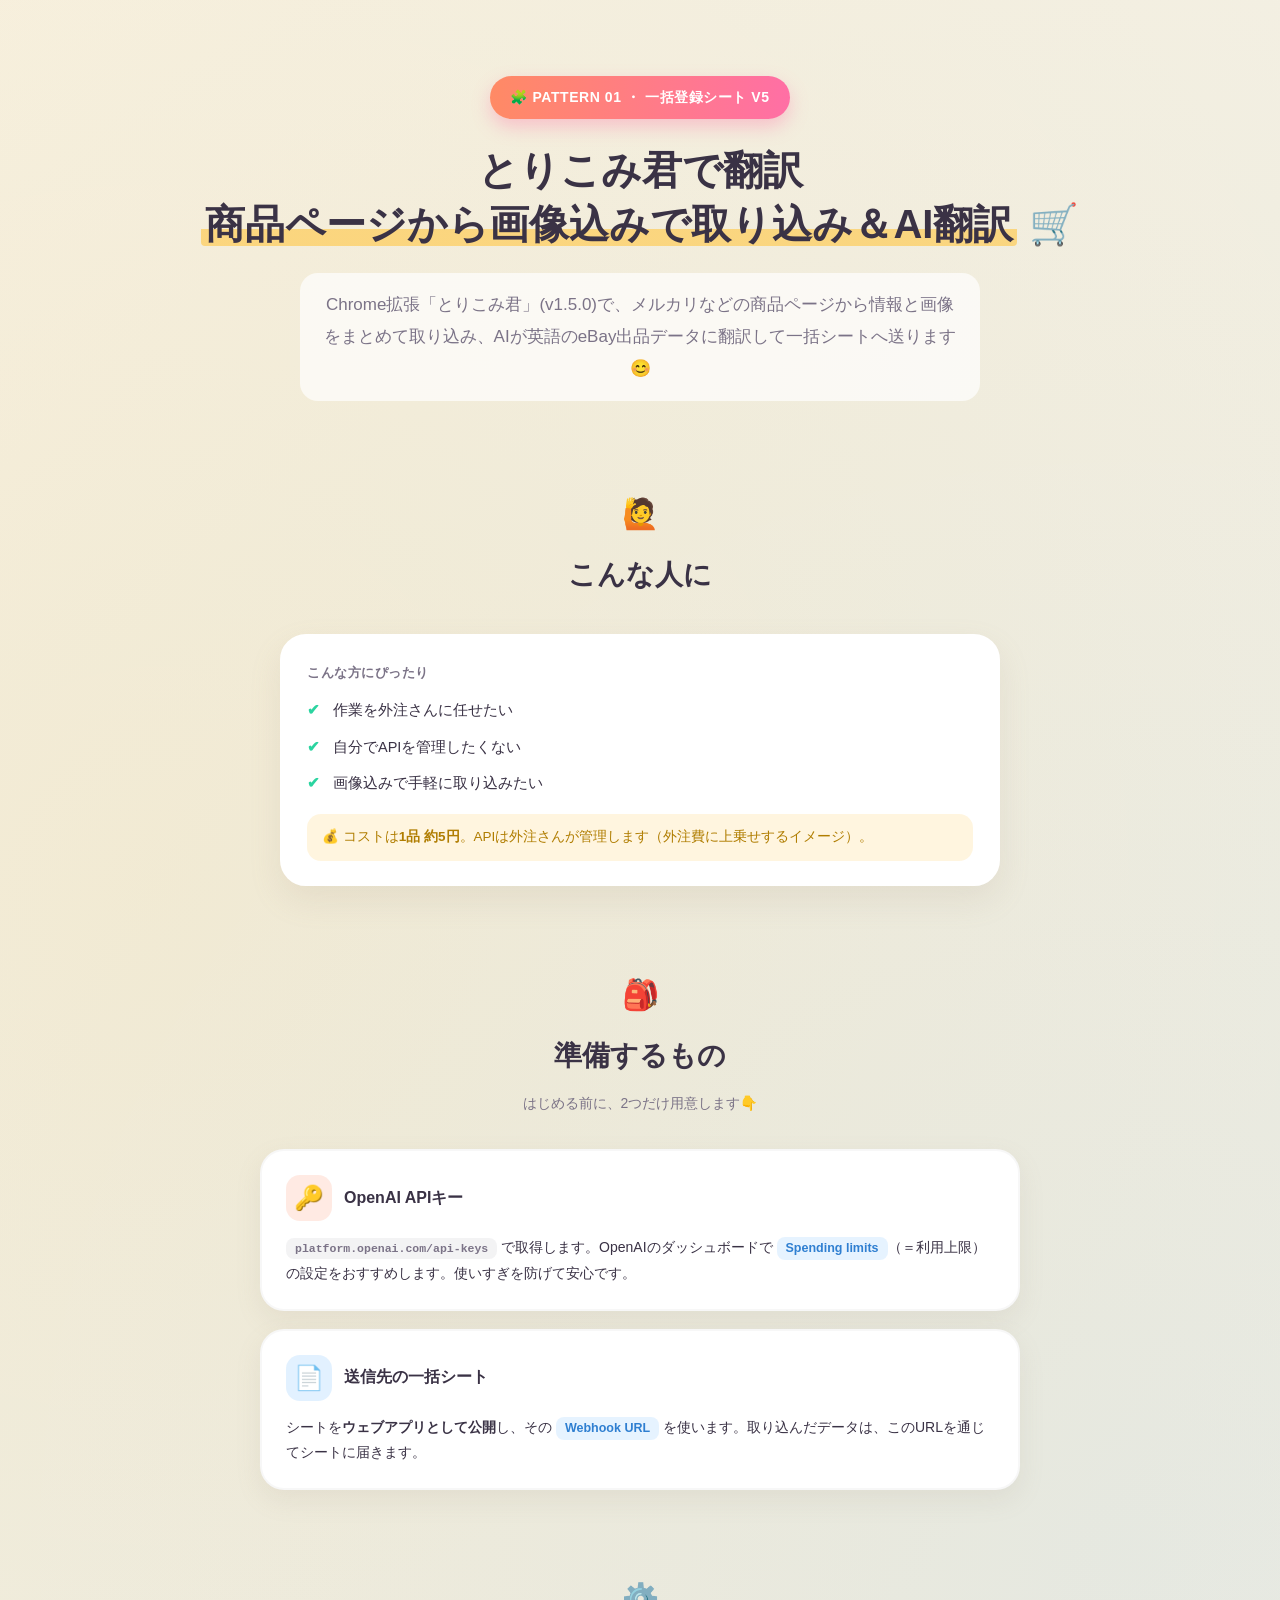
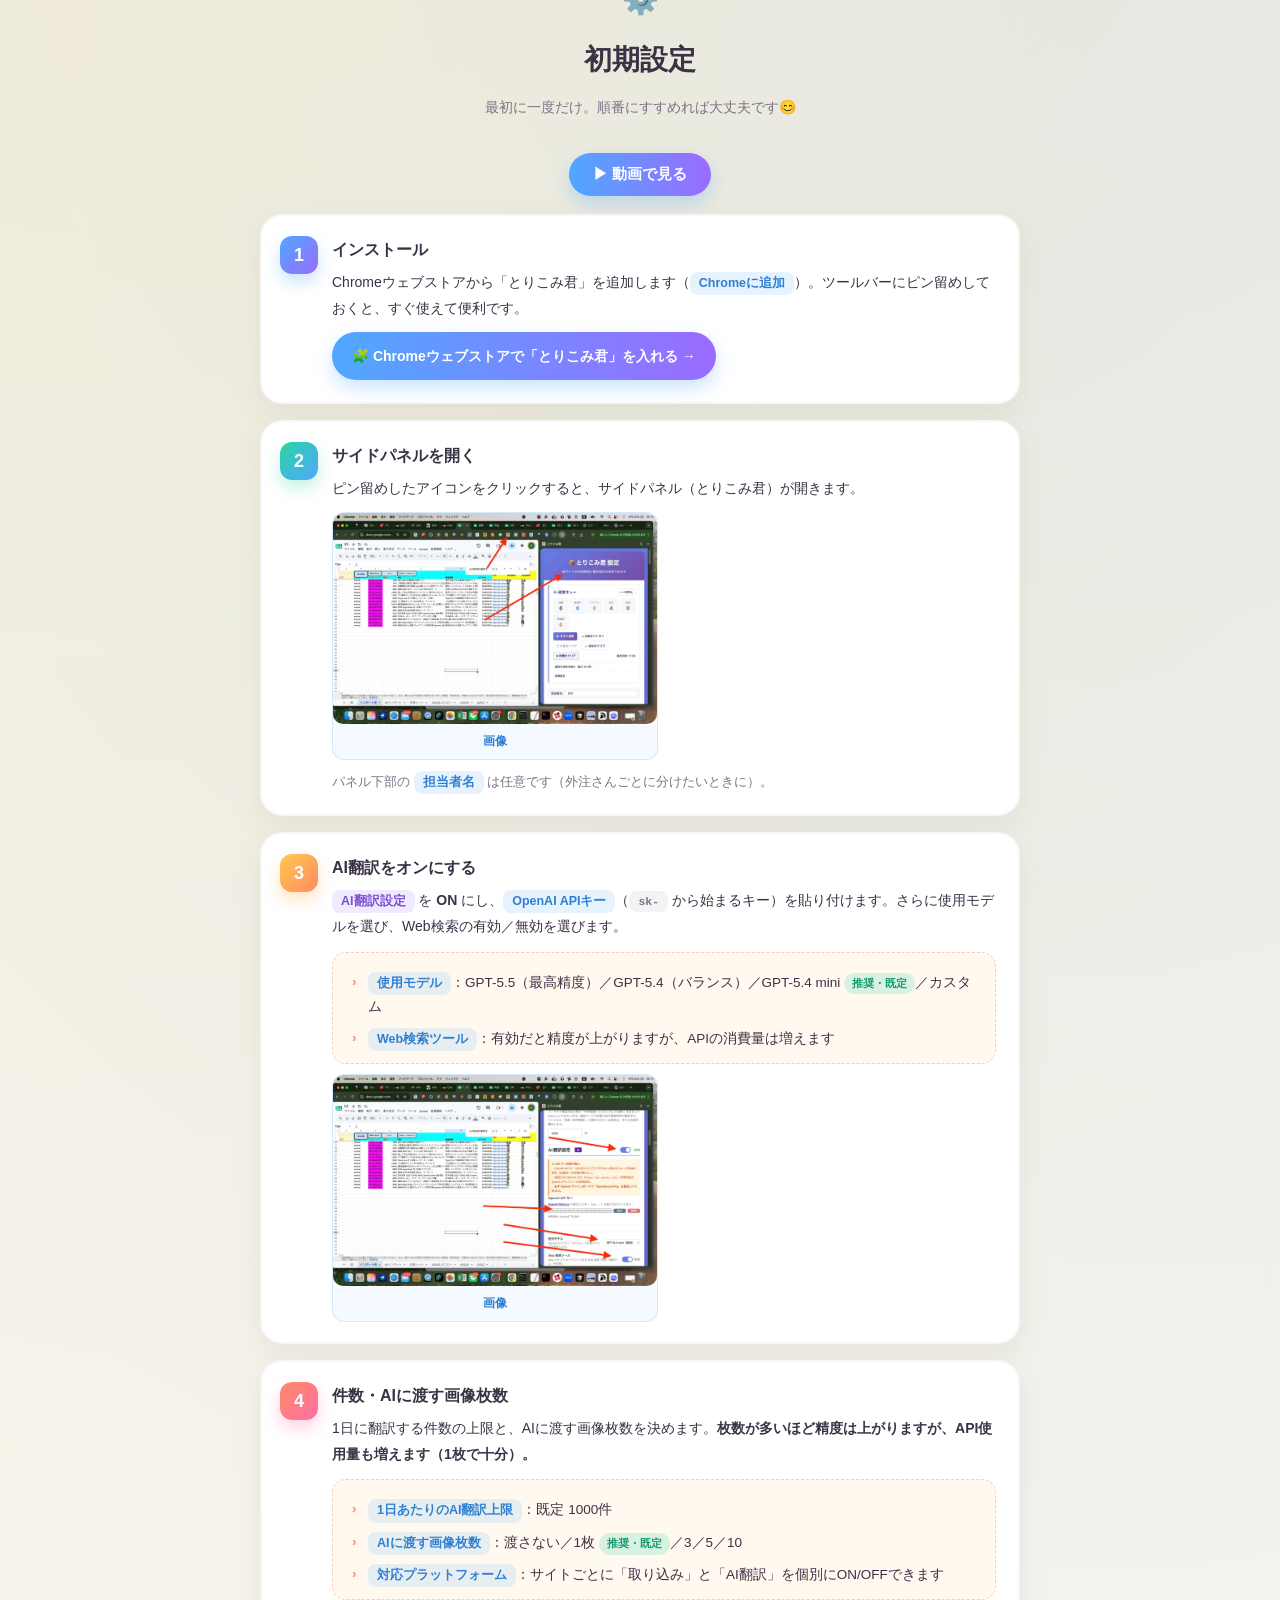
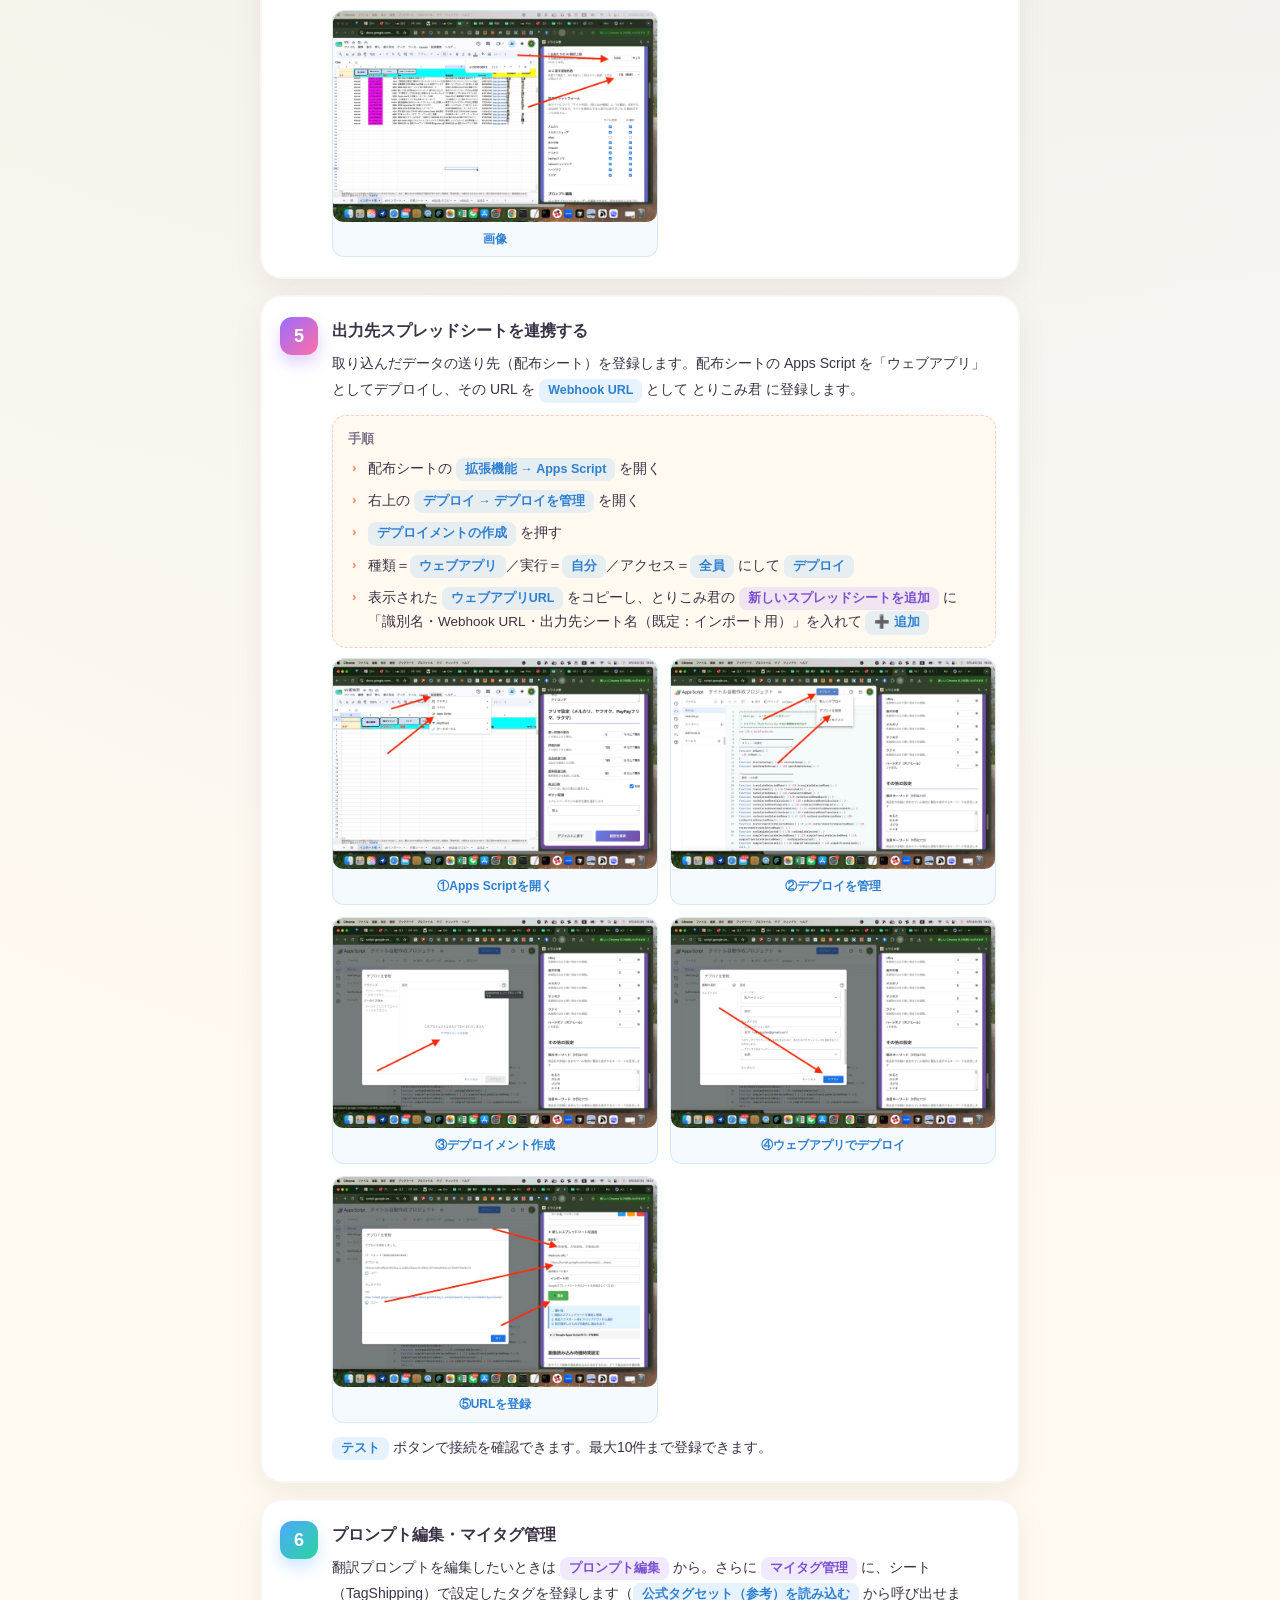
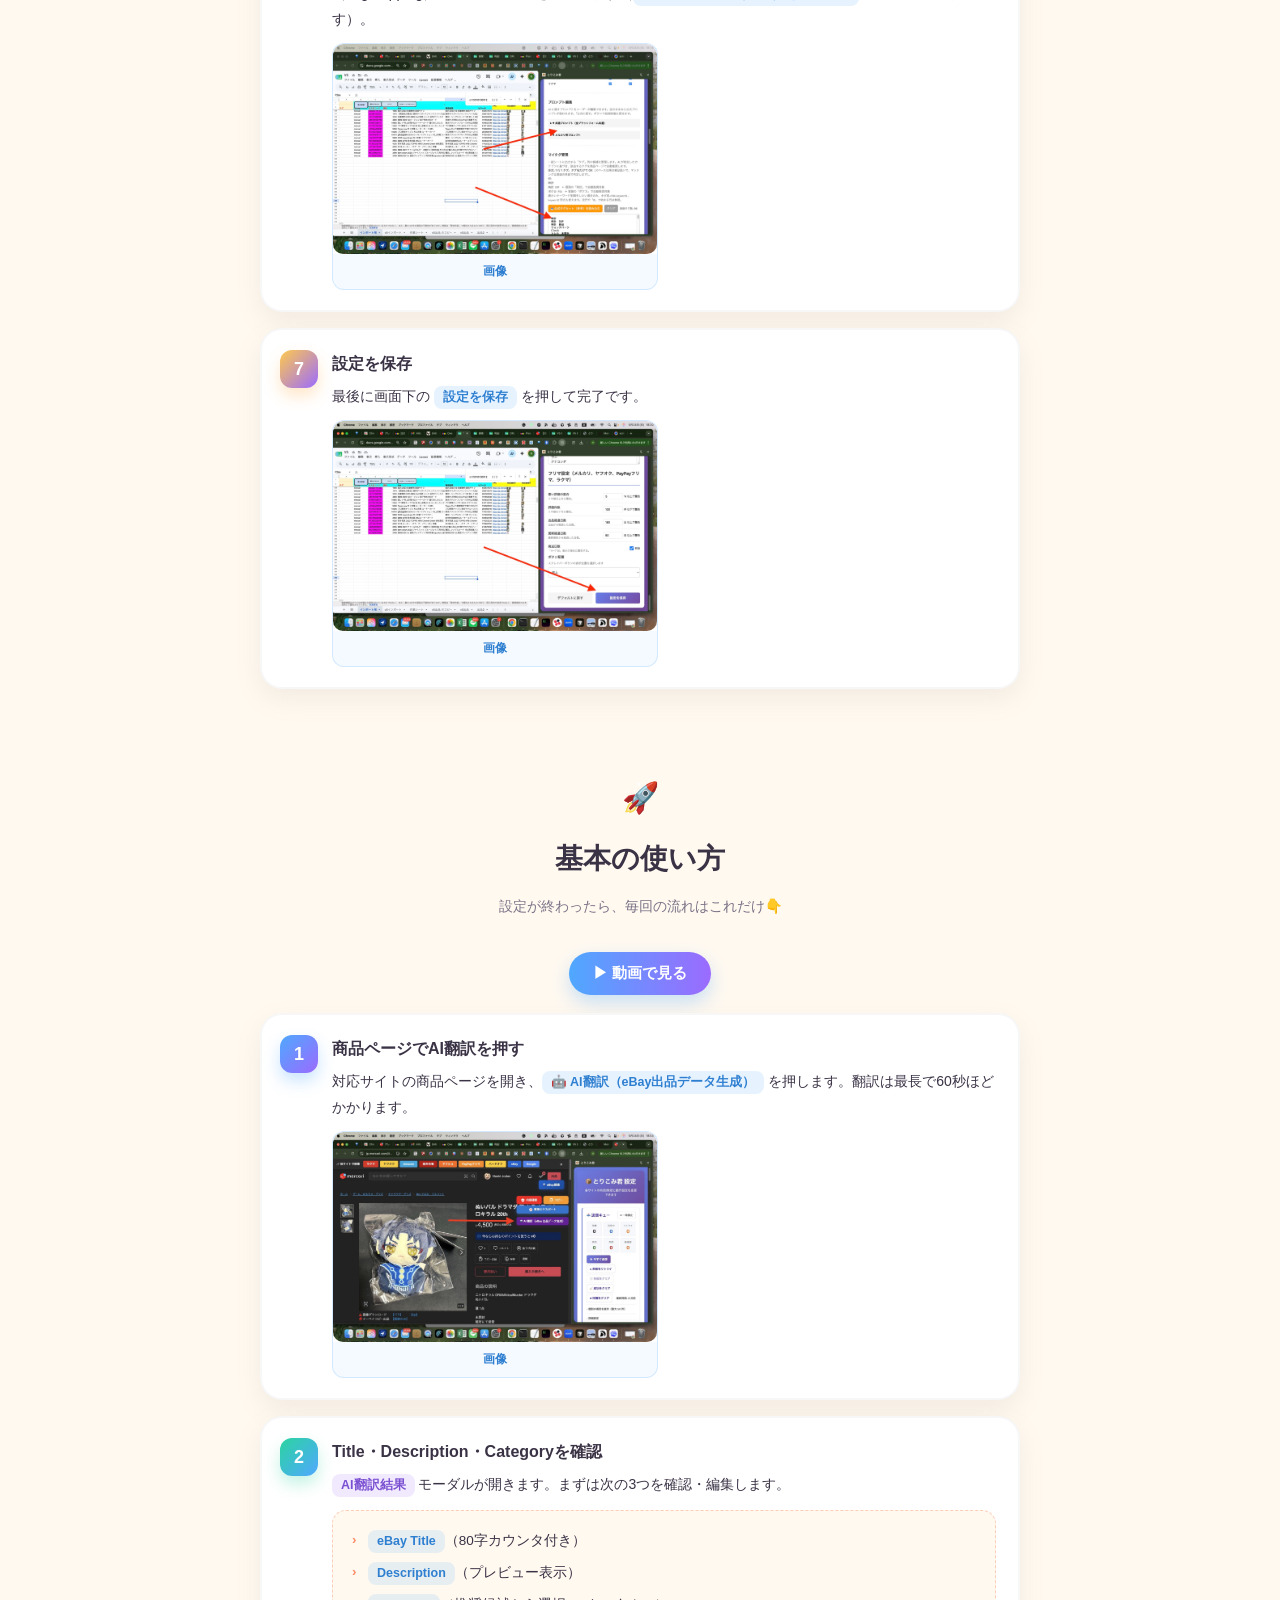
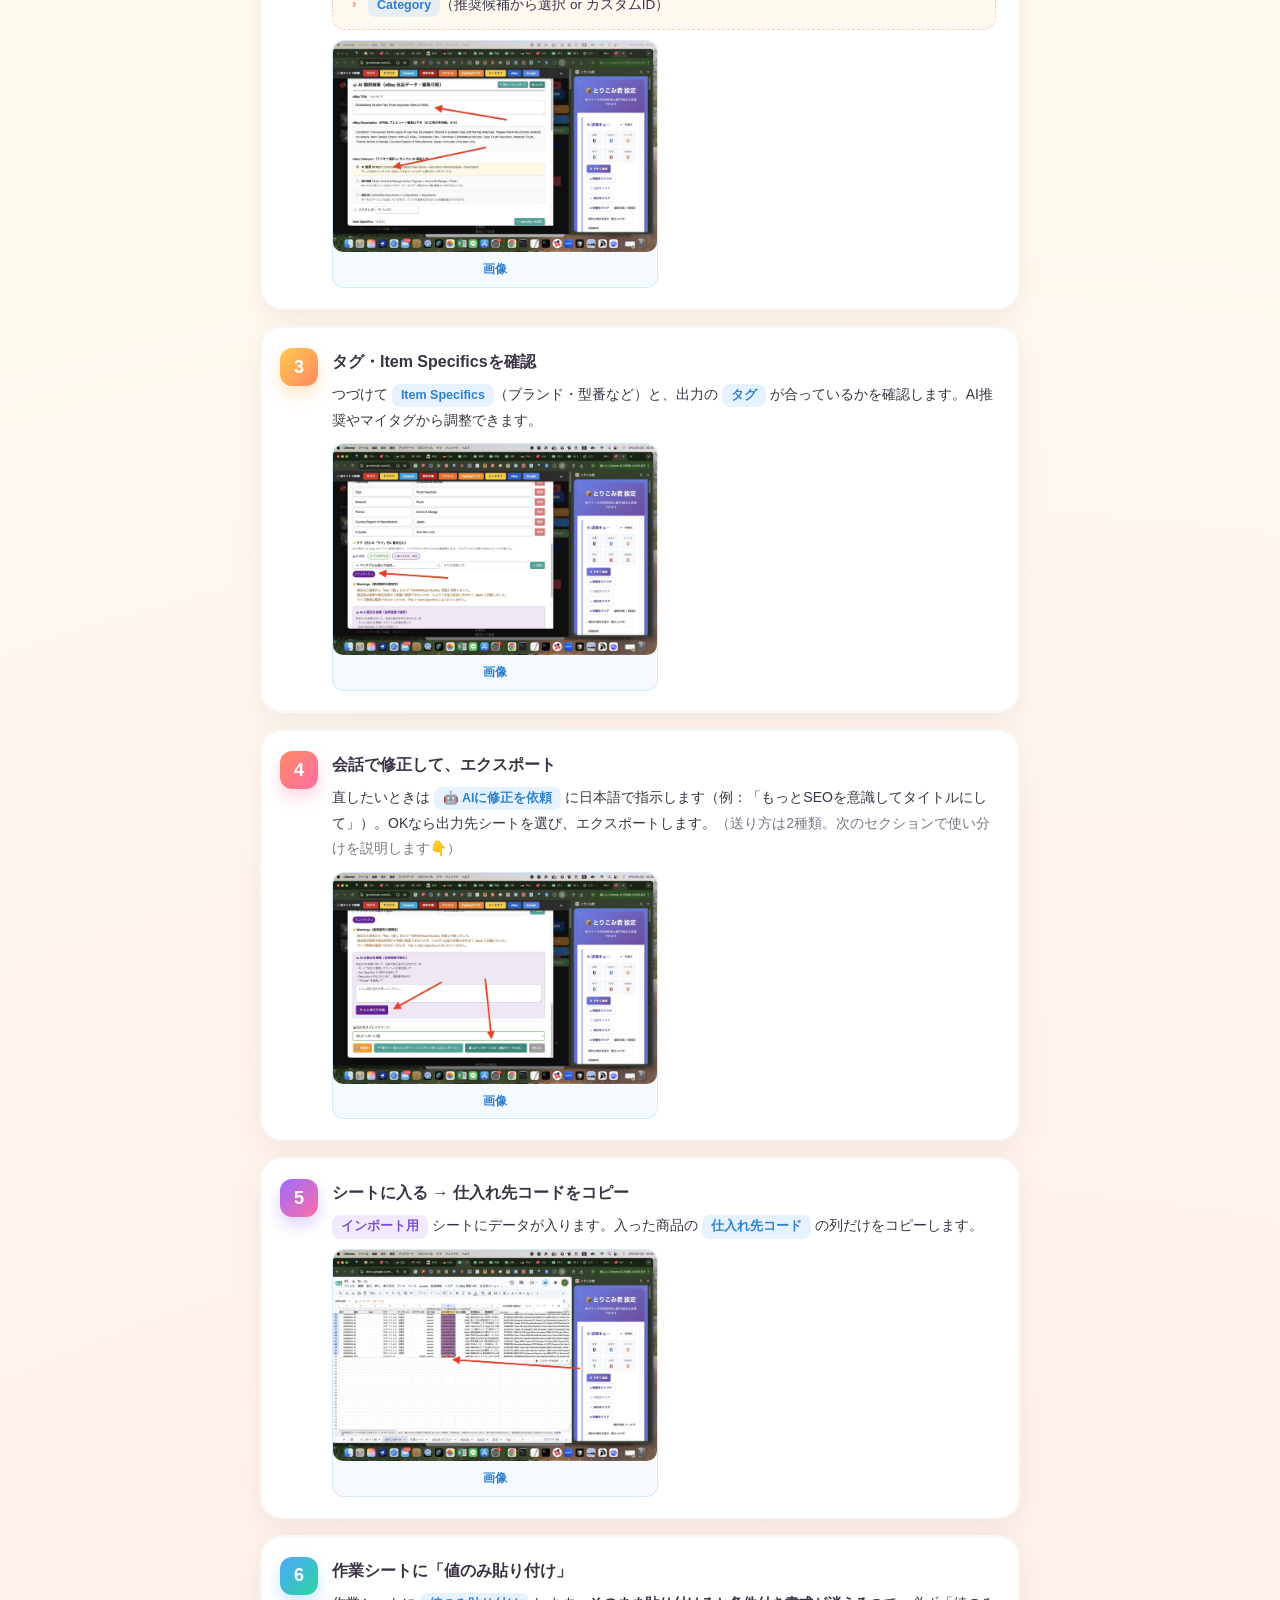
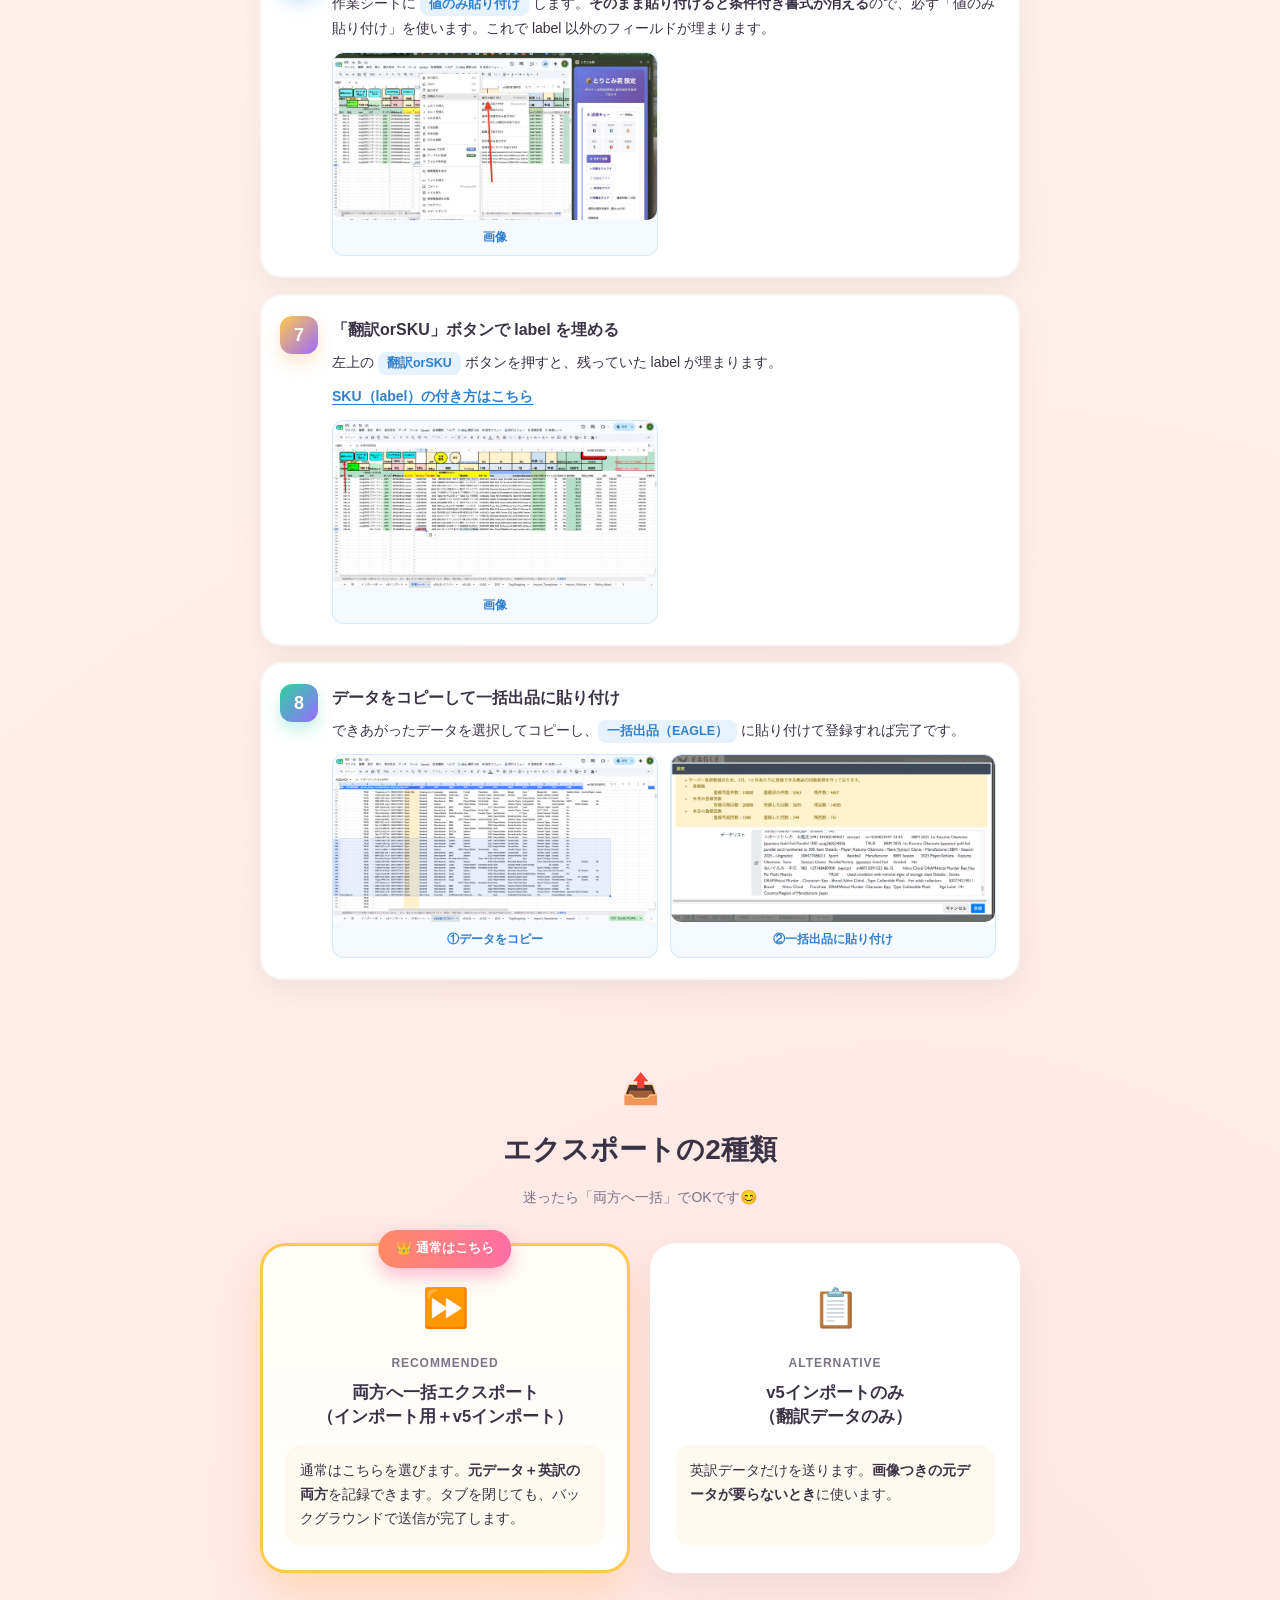
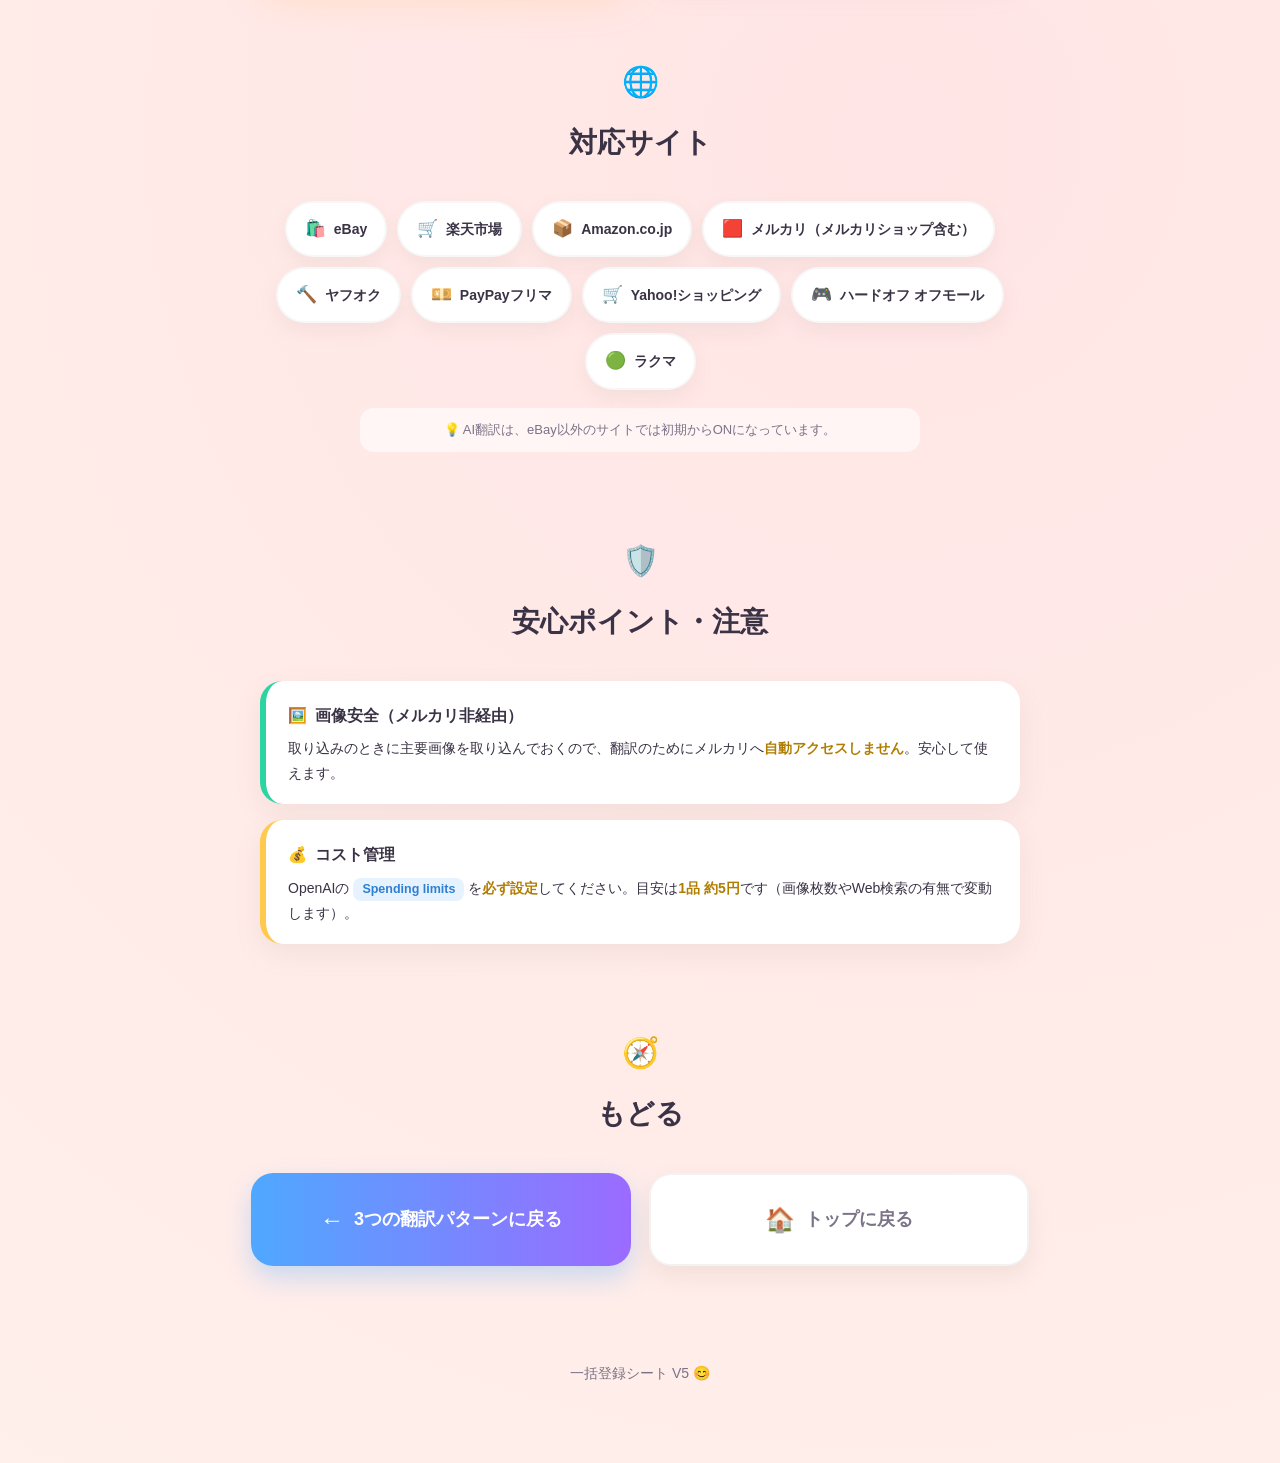
<file: torikomikun.html>
<!DOCTYPE html>
<html lang="ja">
<head>
<meta charset="UTF-8">
<meta name="viewport" content="width=device-width, initial-scale=1.0">
<title>とりこみ君で翻訳 — 一括登録シート V5</title>
<style>
  :root {
    --ink: #3a3245;
    --ink-soft: #7b7387;
    --cream: #fff9f0;
    --card: #ffffff;
    --peach: #ff8a65;
    --mint: #2bd4a0;
    --sky: #4fa8ff;
    --grape: #9b6bff;
    --sun: #ffc94d;
    --pink: #ff6fa5;
  }
  * { margin: 0; padding: 0; box-sizing: border-box; }
  html { scroll-behavior: smooth; }
  body {
    font-family: -apple-system, BlinkMacSystemFont, "Hiragino Maru Gothic ProN", "Hiragino Sans", "Yu Gothic", Meiryo, sans-serif;
    color: var(--ink);
    background:
      radial-gradient(circle at 12% 8%, rgba(255,201,77,0.18), transparent 28%),
      radial-gradient(circle at 88% 14%, rgba(79,168,255,0.16), transparent 30%),
      radial-gradient(circle at 70% 88%, rgba(255,111,165,0.14), transparent 32%),
      var(--cream);
    line-height: 1.9;
    -webkit-font-smoothing: antialiased;
  }
  .wrap { max-width: 980px; margin: 0 auto; padding: 0 22px; }

  /* ---------- Header ---------- */
  header { padding: 76px 0 48px; text-align: center; }
  .eyebrow {
    display: inline-block; font-size: 14px; font-weight: 800; letter-spacing: 0.04em;
    color: #fff; padding: 8px 20px; border-radius: 999px; margin-bottom: 24px;
    background: linear-gradient(90deg, var(--peach), var(--pink));
    box-shadow: 0 8px 18px rgba(255,111,165,0.35);
  }
  h1 {
    font-size: clamp(25px, 4.4vw, 40px); font-weight: 900; line-height: 1.35; margin-bottom: 22px;
  }
  h1 .hl {
    background: linear-gradient(transparent 62%, rgba(255,201,77,0.65) 62%);
    padding: 0 4px; border-radius: 4px;
  }
  .lead {
    font-size: clamp(15px, 2.2vw, 17px); color: var(--ink-soft); max-width: 680px; margin: 0 auto;
    background: rgba(255,255,255,0.7); border-radius: 18px; padding: 16px 22px;
  }

  /* ---------- Sections ---------- */
  section { padding: 36px 0 44px; }
  .section-head { text-align: center; margin-bottom: 32px; }
  .section-head h2 { font-size: clamp(21px, 3.4vw, 28px); font-weight: 900; }
  .section-head .emoji { font-size: 30px; display: block; margin-bottom: 6px; }
  .section-head .sub { font-size: 14px; color: var(--ink-soft); margin-top: 8px; }

  /* ---------- "こんな人に" intro card ---------- */
  .intro {
    background: var(--card); border-radius: 26px; padding: 24px 24px 22px;
    box-shadow: 0 14px 32px rgba(160,140,120,0.14);
    border: 3px solid #fff;
    max-width: 720px; margin: 0 auto;
  }
  .intro .who-h { display: block; font-weight: 900; color: var(--ink-soft); font-size: 13px; letter-spacing: .04em; margin-bottom: 12px; }
  .intro ul { list-style: none; margin: 0 0 16px; padding: 0; }
  .intro li { position: relative; padding-left: 26px; margin-bottom: 9px; font-size: 14.5px; }
  .intro li:last-child { margin-bottom: 0; }
  .intro li::before { content: "✔"; position: absolute; left: 0; top: 0; color: var(--mint); font-weight: 900; }
  .intro .cost-note {
    margin-top: 4px; font-size: 13.5px; color: #b07d00; line-height: 1.7;
    background: rgba(255,201,77,0.18); border-radius: 14px; padding: 12px 15px;
  }

  /* ---------- Generic info cards ---------- */
  .info-card {
    background: var(--card); border-radius: 24px; padding: 24px 24px 22px;
    box-shadow: 0 10px 26px rgba(160,140,120,0.12);
    border: 2px solid rgba(0,0,0,0.03);
    max-width: 760px; margin: 0 auto;
  }
  .info-card + .info-card { margin-top: 18px; }
  .info-card .ic-head { display: flex; align-items: center; gap: 12px; margin-bottom: 14px; }
  .info-card .ic-emoji {
    flex: 0 0 46px; width: 46px; height: 46px; border-radius: 14px;
    display: grid; place-items: center; font-size: 24px;
    background: rgba(79,168,255,0.16);
  }
  .info-card .ic-emoji.peach { background: rgba(255,138,101,0.18); }
  .info-card .ic-emoji.mint { background: rgba(43,212,160,0.18); }
  .info-card .ic-emoji.grape { background: rgba(155,107,255,0.16); }
  .info-card .ic-title { font-size: 16px; font-weight: 900; line-height: 1.4; }
  .info-card p { font-size: 14px; line-height: 1.85; }
  .info-card p + p { margin-top: 10px; }
  .info-card .ic-list { list-style: none; margin: 0; padding: 0; }
  .info-card .ic-list li { position: relative; padding-left: 24px; margin-bottom: 10px; font-size: 14px; line-height: 1.75; }
  .info-card .ic-list li:last-child { margin-bottom: 0; }
  .info-card .ic-list li::before { content: "•"; position: absolute; left: 4px; top: -1px; color: var(--peach); font-weight: 900; font-size: 18px; }

  /* inline UI label chips */
  .ui {
    display: inline-block; font-size: 12.5px; font-weight: 800;
    background: rgba(79,168,255,0.14); color: #2f7fd1;
    padding: 1px 9px; border-radius: 8px; white-space: nowrap;
    line-height: 1.7;
  }
  .ui.set { background: rgba(155,107,255,0.14); color: #7a4fd1; }
  .ui.path { background: rgba(58,50,69,0.06); color: var(--ink-soft); font-weight: 700; font-family: ui-monospace, SFMono-Regular, Menlo, monospace; font-size: 11.5px; }
  .pick { font-weight: 800; color: var(--mint); }
  .tag-rec {
    display: inline-block; font-size: 11px; font-weight: 800; color: #169c74;
    background: rgba(43,212,160,0.18); padding: 1px 8px; border-radius: 999px; margin-left: 4px;
  }

  /* ---------- Numbered steps ---------- */
  .steps { max-width: 760px; margin: 0 auto; display: grid; gap: 16px; }
  .step {
    position: relative; background: var(--card); border-radius: 22px;
    padding: 22px 22px 20px 70px;
    box-shadow: 0 10px 26px rgba(160,140,120,0.12);
    border: 2px solid rgba(0,0,0,0.03);
  }
  .step .num {
    position: absolute; left: 18px; top: 20px;
    width: 38px; height: 38px; border-radius: 12px;
    display: grid; place-items: center;
    font-size: 18px; font-weight: 900; color: #fff;
    background: linear-gradient(135deg, var(--sky), var(--grape));
    box-shadow: 0 8px 16px rgba(79,168,255,0.30);
  }
  .step.s2 .num { background: linear-gradient(135deg, var(--mint), var(--sky)); box-shadow: 0 8px 16px rgba(43,212,160,0.28); }
  .step.s3 .num { background: linear-gradient(135deg, var(--sun), var(--peach)); box-shadow: 0 8px 16px rgba(255,170,60,0.30); }
  .step.s4 .num { background: linear-gradient(135deg, var(--peach), var(--pink)); box-shadow: 0 8px 16px rgba(255,111,165,0.30); }
  .step.s5 .num { background: linear-gradient(135deg, var(--grape), var(--pink)); box-shadow: 0 8px 16px rgba(155,107,255,0.30); }
  .step.s6 .num { background: linear-gradient(135deg, var(--sky), var(--mint)); box-shadow: 0 8px 16px rgba(79,168,255,0.28); }
  .step.s7 .num { background: linear-gradient(135deg, var(--sun), var(--grape)); box-shadow: 0 8px 16px rgba(255,170,60,0.28); }
  .step.s8 .num { background: linear-gradient(135deg, var(--mint), var(--grape)); box-shadow: 0 8px 16px rgba(43,212,160,0.28); }
  .step .st-title { font-size: 16px; font-weight: 900; margin-bottom: 8px; line-height: 1.5; }
  .step p { font-size: 14px; line-height: 1.85; }
  .step p + p { margin-top: 8px; }
  .step .st-sub {
    margin-top: 12px; background: var(--cream); border-radius: 14px;
    padding: 12px 15px; border: 1px dashed rgba(255,138,101,0.4);
    font-size: 13.5px; line-height: 1.8;
  }
  .step .st-sub ul { list-style: none; margin: 6px 0 0; padding: 0; }
  .step .st-sub li { position: relative; padding-left: 20px; margin-bottom: 8px; }
  .step .st-sub li:last-child { margin-bottom: 0; }
  .step .st-sub li::before { content: "›"; position: absolute; left: 4px; top: -1px; color: var(--peach); font-weight: 900; }
  .step .st-sub .opt-h { font-weight: 900; color: var(--ink-soft); font-size: 12.5px; display: block; margin-bottom: 2px; }

  /* ---------- Export 2-card compare ---------- */
  .cards2 { display: grid; grid-template-columns: repeat(2,1fr); gap: 20px; align-items: stretch; max-width: 760px; margin: 0 auto; }
  .card {
    position: relative; background: var(--card); border-radius: 26px; padding: 26px 22px 24px;
    box-shadow: 0 14px 32px rgba(160,140,120,0.14);
    border: 3px solid #fff;
    display: flex; flex-direction: column;
    transition: transform .18s;
  }
  .card:hover { transform: translateY(-5px); }
  .card .emoji-top { font-size: 38px; text-align: center; margin-bottom: 8px; }
  .card .badge { text-align: center; font-size: 12px; font-weight: 800; color: var(--ink-soft); letter-spacing: .08em; margin-bottom: 6px; }
  .card h3 { text-align: center; font-size: 16.5px; font-weight: 900; margin-bottom: 16px; line-height: 1.45; }
  .card .body {
    font-size: 13.5px; color: var(--ink); line-height: 1.8; flex: 1;
    background: var(--cream); border-radius: 16px; padding: 14px 15px;
  }
  .card.featured {
    border: 3px solid var(--sun);
    background: linear-gradient(180deg, #fffdf6, #fff);
    box-shadow: 0 20px 44px rgba(255,170,60,0.28);
  }
  .card.featured .ribbon {
    position: absolute; top: -16px; left: 50%; transform: translateX(-50%);
    font-size: 12.5px; font-weight: 900; color: #fff; padding: 7px 18px; border-radius: 999px;
    background: linear-gradient(90deg, var(--peach), var(--pink));
    box-shadow: 0 8px 18px rgba(255,111,165,0.45); white-space: nowrap;
  }

  /* ---------- 対応サイト chips ---------- */
  .site-grid { display: flex; flex-wrap: wrap; gap: 10px; justify-content: center; max-width: 760px; margin: 0 auto; }
  .site {
    background: var(--card); border-radius: 999px; padding: 10px 18px;
    box-shadow: 0 8px 18px rgba(160,140,120,0.10);
    border: 2px solid rgba(0,0,0,0.03);
    font-size: 14px; font-weight: 800;
    display: flex; align-items: center; gap: 8px;
  }
  .site .se { font-size: 17px; }
  .site-note {
    text-align: center; font-size: 13px; color: var(--ink-soft);
    margin-top: 18px;
    background: rgba(255,255,255,0.6); border-radius: 14px; padding: 10px 16px;
    max-width: 560px; margin-left: auto; margin-right: auto;
  }

  /* ---------- 注意カード ---------- */
  .warns { max-width: 760px; margin: 0 auto; display: grid; gap: 16px; }
  .warn {
    background: var(--card); border-radius: 22px; padding: 20px 22px 18px;
    box-shadow: 0 10px 26px rgba(160,140,120,0.12);
    border-left: 6px solid var(--sun);
  }
  .warn.safe { border-left-color: var(--mint); }
  .warn .w-title { font-size: 15.5px; font-weight: 900; margin-bottom: 6px; display: flex; align-items: center; gap: 8px; }
  .warn p { font-size: 14px; line-height: 1.8; }
  .warn strong { color: #b07d00; }

  /* ---------- Next-step buttons ---------- */
  .nextstep { display: flex; gap: 18px; justify-content: center; flex-wrap: wrap; }
  .big-btn {
    flex: 1 1 300px; max-width: 380px;
    display: flex; align-items: center; justify-content: center; gap: 10px;
    text-decoration: none; text-align: center;
    padding: 22px 24px; border-radius: 22px;
    font-weight: 900; font-size: clamp(15px, 2.4vw, 18px); color: #fff;
    box-shadow: 0 12px 26px rgba(79,168,255,0.30);
    transition: transform .15s, box-shadow .15s;
  }
  .big-btn .b-emoji { font-size: 24px; }
  .big-btn.ghost {
    background: #fff; color: var(--ink-soft);
    box-shadow: 0 10px 22px rgba(160,140,120,0.14);
    border: 2px solid rgba(0,0,0,0.05);
  }
  .big-btn.secondary { background: linear-gradient(90deg, var(--sky), var(--grape)); }
  .big-btn:hover { transform: translateY(-3px); box-shadow: 0 18px 34px rgba(79,168,255,0.42); }
  .big-btn.ghost:hover { box-shadow: 0 16px 30px rgba(160,140,120,0.2); color: var(--ink); }

  /* インストール用ボタン（ステップ内） */
  .step .install-btn {
    display: inline-flex; align-items: center; gap: 8px;
    margin: 10px 0 2px; text-decoration: none;
    font-weight: 900; font-size: 14px; color: #fff;
    padding: 11px 20px; border-radius: 999px;
    background: linear-gradient(90deg, var(--sky), var(--grape));
    box-shadow: 0 8px 18px rgba(79,168,255,0.30);
    transition: transform .15s, box-shadow .15s;
  }
  .step .install-btn:hover { transform: translateY(-2px); box-shadow: 0 12px 24px rgba(79,168,255,0.42); }

  footer { padding: 50px 0 76px; text-align: center; color: var(--ink-soft); font-size: 14px; }

  /* ---------- Responsive ---------- */
  @media (max-width: 720px) {
    .cards2 { grid-template-columns: 1fr; }
  }
  @media (max-width: 600px) {
    header { padding: 56px 0 40px; }
    section { padding: 30px 0 38px; }
    .step { padding: 20px 18px 18px 18px; }
    .step .num { position: static; margin-bottom: 12px; }
    .info-card { padding: 20px 18px; }
    .nextstep { flex-direction: column; align-items: stretch; }
    .big-btn { max-width: none; }
  }

  /* Respect reduced-motion */
  @media (prefers-reduced-motion: reduce) {
    .card, .big-btn { transition: none; }
    html { scroll-behavior: auto; }
  }

  /* ---------- Screenshot placeholder (shot-slot) ---------- */
  .step .shot-slot {
    margin-top: 12px; border: 2px dashed rgba(79,168,255,0.28); border-radius: 14px;
    padding: 14px 12px; text-align: center; font-size: 12px; color: var(--ink-soft);
    background: rgba(79,168,255,0.05);
  }

  /* ---------- Lightbox: clickable shot-slot (additive) ---------- */
  /* 既存の .shot-slot ルールはそのまま。クリック反応のみ追記する */
  .step .shot-slot {
    cursor: pointer;
    transition: background .18s, box-shadow .18s, transform .18s, border-color .18s;
  }
  .step .shot-slot:hover {
    background: rgba(79,168,255,0.12);
    border-color: rgba(79,168,255,0.5);
    box-shadow: 0 8px 20px rgba(79,168,255,0.22);
    transform: translateY(-2px);
  }
  .step .shot-slot:focus-visible {
    outline: 3px solid rgba(79,168,255,0.55);
    outline-offset: 2px;
  }
  /* 拡大できることを示す小さなヒント（既存テキストと並存） */
  .shot-slot .zoom-hint {
    display: block; margin-top: 8px;
    font-size: 11px; font-weight: 800; letter-spacing: .02em;
    color: #2f7fd1;
  }
  /* 将来 img を入れた時に箱へ収まるサムネ表示 */
  .shot-slot img {
    display: block; max-width: 100%; height: auto;
    margin: 0 auto; border-radius: 10px;
  }
  /* 画像割り当て済みスロット = 小さな「画像を見る」ボタン */
  .step .shot-slot.has-img {
    display: inline-flex; align-items: center; gap: 6px;
    width: auto; margin: 0;
    padding: 7px 15px; border-radius: 999px;
    border: none; background: rgba(79,168,255,0.14);
    color: #2f7fd1; font-size: 12.5px; font-weight: 800;
    text-align: left;
  }
  .step .shot-slot.has-img:hover {
    background: rgba(79,168,255,0.24);
    transform: none; box-shadow: none;
  }
  /* 画像ボタンを横一列にまとめる */
  .step .shot-row {
    display: flex; flex-wrap: wrap; gap: 8px;
    margin-top: 10px;
  }

  /* ---------- Lightbox overlay ---------- */
  .lightbox {
    position: fixed; inset: 0; z-index: 1000;
    display: none; align-items: center; justify-content: center;
    padding: 24px;
    background: rgba(40,32,50,0.72);
    -webkit-backdrop-filter: blur(2px); backdrop-filter: blur(2px);
  }
  .lightbox.is-open { display: flex; }
  .lightbox .lb-content {
    position: relative; max-width: 92vw; max-height: 88vh;
    display: flex; align-items: center; justify-content: center;
  }
  .lightbox .lb-content img {
    display: block; max-width: 92vw; max-height: 88vh;
    width: auto; height: auto;
    border-radius: 16px; background: #fff;
    box-shadow: 0 24px 60px rgba(0,0,0,0.45);
  }
  /* img が無い時のプレースホルダ枠 */
  .lightbox .lb-placeholder {
    display: grid; place-items: center; text-align: center;
    width: min(560px, 86vw); min-height: min(340px, 60vh);
    padding: 28px 24px;
    font-size: clamp(15px, 2.4vw, 19px); font-weight: 800; line-height: 1.8;
    color: var(--ink-soft);
    background: var(--card);
    border: 3px dashed rgba(79,168,255,0.45); border-radius: 18px;
    box-shadow: 0 24px 60px rgba(0,0,0,0.4);
  }
  .lightbox .lb-close {
    position: absolute; top: -14px; right: -14px;
    width: 44px; height: 44px; border-radius: 50%;
    border: none; cursor: pointer;
    display: grid; place-items: center;
    font-size: 24px; font-weight: 900; line-height: 1; color: #fff;
    background: linear-gradient(135deg, var(--peach), var(--pink));
    box-shadow: 0 8px 20px rgba(255,111,165,0.5);
  }
  .lightbox .lb-close:hover { transform: scale(1.06); }
  .lightbox .lb-close:focus-visible {
    outline: 3px solid #fff; outline-offset: 2px;
  }
  @media (max-width: 600px) {
    .lightbox .lb-close { top: -10px; right: -10px; width: 40px; height: 40px; font-size: 22px; }
  }
  @media (prefers-reduced-motion: reduce) {
    .step .shot-slot, .lightbox .lb-close { transition: none; }
  }

  /* ---------- Lightbox prev/next navigation ---------- */
  .lightbox .lb-nav {
    position: absolute; top: 50%; transform: translateY(-50%);
    width: 46px; height: 46px; border-radius: 50%;
    border: none; cursor: pointer;
    display: grid; place-items: center;
    font-size: 28px; font-weight: 900; line-height: 1; color: var(--ink);
    background: rgba(255,255,255,0.9);
    box-shadow: 0 8px 20px rgba(0,0,0,0.32);
    transition: transform .15s, background .15s, opacity .15s;
  }
  .lightbox .lb-prev { left: 10px; }
  .lightbox .lb-next { right: 10px; }
  .lightbox .lb-nav:hover:not(:disabled) { transform: translateY(-50%) scale(1.08); background: #fff; }
  .lightbox .lb-nav:disabled { opacity: 0.3; cursor: default; }
  .lightbox .lb-nav:focus-visible { outline: 3px solid #fff; outline-offset: 2px; }
  .lightbox .lb-counter {
    position: absolute; left: 50%; bottom: 12px; transform: translateX(-50%);
    padding: 5px 16px; border-radius: 999px;
    background: rgba(40,32,50,0.78); color: #fff;
    font-size: 13px; font-weight: 800; white-space: nowrap;
    box-shadow: 0 6px 16px rgba(0,0,0,0.3);
  }
  @media (max-width: 600px) {
    .lightbox .lb-nav { width: 40px; height: 40px; font-size: 24px; }
  }
  @media (prefers-reduced-motion: reduce) {
    .lightbox .lb-nav { transition: none; }
  }
  .sku-link-note { font-size: 13.5px; line-height: 1.8; margin: 8px 0 0; }
  .sku-link-note a { color: #2f7fd1; font-weight: 800; text-decoration: underline; text-underline-offset: 3px; }
</style>
<link rel="stylesheet" href="videos/video-modal.css">
</head>
<body>
  <header>
    <div class="wrap">
      <span class="eyebrow">🧩 PATTERN 01 ・ 一括登録シート V5</span>
      <h1>とりこみ君で翻訳<br><span class="hl">商品ページから画像込みで取り込み＆AI翻訳</span> 🛒</h1>
      <p class="lead">Chrome拡張「とりこみ君」(v1.5.0)で、メルカリなどの商品ページから情報と画像をまとめて取り込み、AIが英語のeBay出品データに翻訳して一括シートへ送ります😊</p>
    </div>
  </header>

  <!-- ========== こんな人に ========== -->
  <section>
    <div class="wrap">
      <div class="section-head">
        <span class="emoji">🙋</span>
        <h2>こんな人に</h2>
      </div>
      <div class="intro">
        <span class="who-h">こんな方にぴったり</span>
        <ul>
          <li>作業を外注さんに任せたい</li>
          <li>自分でAPIを管理したくない</li>
          <li>画像込みで手軽に取り込みたい</li>
        </ul>
        <div class="cost-note">💰 コストは<strong>1品 約5円</strong>。APIは外注さんが管理します（外注費に上乗せするイメージ）。</div>
      </div>
    </div>
  </section>

  <!-- ========== 準備するもの ========== -->
  <section>
    <div class="wrap">
      <div class="section-head">
        <span class="emoji">🎒</span>
        <h2>準備するもの</h2>
        <p class="sub">はじめる前に、2つだけ用意します👇</p>
      </div>

      <div class="info-card">
        <div class="ic-head">
          <span class="ic-emoji peach" aria-hidden="true">🔑</span>
          <span class="ic-title">OpenAI APIキー</span>
        </div>
        <p><span class="ui path">platform.openai.com/api-keys</span> で取得します。OpenAIのダッシュボードで <span class="ui">Spending limits</span>（＝利用上限）の設定をおすすめします。使いすぎを防げて安心です。</p>
      </div>

      <div class="info-card">
        <div class="ic-head">
          <span class="ic-emoji" aria-hidden="true">📄</span>
          <span class="ic-title">送信先の一括シート</span>
        </div>
        <p>シートを<strong>ウェブアプリとして公開</strong>し、その <span class="ui">Webhook URL</span> を使います。取り込んだデータは、このURLを通じてシートに届きます。</p>
      </div>
    </div>
  </section>

  <!-- ========== 初期設定 ========== -->
  <section>
    <div class="wrap">
      <div class="section-head">
        <span class="emoji">⚙️</span>
        <h2>初期設定</h2>
        <p class="sub">最初に一度だけ。順番にすすめれば大丈夫です😊</p>
      </div>

      <div class="video-btn-wrap"><button class="video-btn" data-video="videos/04_tk_setup.mp4">▶ 動画で見る</button></div>

      <div class="steps">

        <div class="step s1">
          <span class="num" aria-hidden="true">1</span>
          <div class="st-title">インストール</div>
          <p>Chromeウェブストアから「とりこみ君」を追加します（<span class="ui">Chromeに追加</span>）。ツールバーにピン留めしておくと、すぐ使えて便利です。</p>
          <a class="install-btn" href="https://chromewebstore.google.com/detail/%E3%81%A8%E3%82%8A%E3%81%93%E3%81%BF%E5%90%9B/pibfligoaakdjohpiapdgnldpkoicepb" target="_blank" rel="noopener">🧩 Chromeウェブストアで「とりこみ君」を入れる →</a>
        </div>

        <div class="step s2">
          <span class="num" aria-hidden="true">2</span>
          <div class="st-title">サイドパネルを開く</div>
          <p>ピン留めしたアイコンをクリックすると、サイドパネル（とりこみ君）が開きます。</p>
          <div class="shot-row">
            <div class="shot-slot has-img" data-img="images/tk-01.jpg" data-alt="ピン留めしたアイコンをクリックすると、とりこみ君のサイドパネルが開く">📷 画像</div>
          </div>
          <p style="margin-top:10px; font-size:13px; color:var(--ink-soft);">パネル下部の <span class="ui">担当者名</span> は任意です（外注さんごとに分けたいときに）。</p>
        </div>

        <div class="step s3">
          <span class="num" aria-hidden="true">3</span>
          <div class="st-title">AI翻訳をオンにする</div>
          <p><span class="ui set">AI翻訳設定</span> を <strong>ON</strong> にし、<span class="ui">OpenAI APIキー</span>（<span class="ui path">sk-</span> から始まるキー）を貼り付けます。さらに使用モデルを選び、Web検索の有効／無効を選びます。</p>
          <div class="st-sub">
            <ul>
              <li><span class="ui">使用モデル</span>：GPT-5.5（最高精度）／GPT-5.4（バランス）／GPT-5.4 mini<span class="tag-rec">推奨・既定</span>／カスタム</li>
              <li><span class="ui">Web検索ツール</span>：有効だと精度が上がりますが、APIの消費量は増えます</li>
            </ul>
          </div>
          <div class="shot-row">
            <div class="shot-slot has-img" data-img="images/tk-02.jpg" data-alt="AI翻訳設定をON、OpenAI APIキーを貼り付け、使用モデルとWeb検索ツールを設定">📷 画像</div>
          </div>
        </div>

        <div class="step s4">
          <span class="num" aria-hidden="true">4</span>
          <div class="st-title">件数・AIに渡す画像枚数</div>
          <p>1日に翻訳する件数の上限と、AIに渡す画像枚数を決めます。<strong>枚数が多いほど精度は上がりますが、API使用量も増えます（1枚で十分）。</strong></p>
          <div class="st-sub">
            <ul>
              <li><span class="ui">1日あたりのAI翻訳上限</span>：既定 1000件</li>
              <li><span class="ui">AIに渡す画像枚数</span>：渡さない／1枚<span class="tag-rec">推奨・既定</span>／3／5／10</li>
              <li><span class="ui">対応プラットフォーム</span>：サイトごとに「取り込み」と「AI翻訳」を個別にON/OFFできます</li>
            </ul>
          </div>
          <div class="shot-row">
            <div class="shot-slot has-img" data-img="images/tk-03.jpg" data-alt="1日あたりのAI翻訳上限、AIに渡す画像枚数、対応プラットフォームの設定">📷 画像</div>
          </div>
        </div>

        <div class="step s5">
          <span class="num" aria-hidden="true">5</span>
          <div class="st-title">出力先スプレッドシートを連携する</div>
          <p>取り込んだデータの送り先（配布シート）を登録します。配布シートの Apps Script を「ウェブアプリ」としてデプロイし、その URL を <span class="ui">Webhook URL</span> として とりこみ君 に登録します。</p>
          <div class="st-sub">
            <span class="opt-h">手順</span>
            <ul>
              <li>配布シートの <span class="ui">拡張機能 → Apps Script</span> を開く</li>
              <li>右上の <span class="ui">デプロイ → デプロイを管理</span> を開く</li>
              <li><span class="ui">デプロイメントの作成</span> を押す</li>
              <li>種類＝<span class="ui">ウェブアプリ</span>／実行＝<span class="ui">自分</span>／アクセス＝<span class="ui">全員</span> にして <span class="ui">デプロイ</span></li>
              <li>表示された <span class="ui">ウェブアプリURL</span> をコピーし、とりこみ君の <span class="ui set">新しいスプレッドシートを追加</span> に「識別名・Webhook URL・出力先シート名（既定：インポート用）」を入れて <span class="ui">➕ 追加</span></li>
            </ul>
          </div>
          <div class="shot-row">
            <div class="shot-slot has-img" data-img="images/tk-06.jpg" data-alt="配布シートの「拡張機能 → Apps Script」を開く">📷 ①Apps Scriptを開く</div>
            <div class="shot-slot has-img" data-img="images/tk-07.jpg" data-alt="Apps Scriptの「デプロイ → デプロイを管理」を開く">📷 ②デプロイを管理</div>
            <div class="shot-slot has-img" data-img="images/tk-08.jpg" data-alt="「デプロイメントの作成」を押す">📷 ③デプロイメント作成</div>
            <div class="shot-slot has-img" data-img="images/tk-09.jpg" data-alt="種類＝ウェブアプリ、実行＝自分、アクセス＝全員 にしてデプロイ">📷 ④ウェブアプリでデプロイ</div>
            <div class="shot-slot has-img" data-img="images/tk-10.jpg" data-alt="ウェブアプリURLをコピーし、とりこみ君に識別名・Webhook URL・出力先シート名を入れて追加">📷 ⑤URLを登録</div>
          </div>
          <p style="margin-top:12px;"><span class="ui">テスト</span> ボタンで接続を確認できます。最大10件まで登録できます。</p>
        </div>

        <div class="step s6">
          <span class="num" aria-hidden="true">6</span>
          <div class="st-title">プロンプト編集・マイタグ管理</div>
          <p>翻訳プロンプトを編集したいときは <span class="ui set">プロンプト編集</span> から。さらに <span class="ui set">マイタグ管理</span> に、シート（TagShipping）で設定したタグを登録します（<span class="ui">公式タグセット（参考）を読み込む</span> から呼び出せます）。</p>
          <div class="shot-row">
            <div class="shot-slot has-img" data-img="images/tk-04.jpg" data-alt="プロンプト編集と、マイタグ管理にシートのタグを登録する">📷 画像</div>
          </div>
        </div>

        <div class="step s7">
          <span class="num" aria-hidden="true">7</span>
          <div class="st-title">設定を保存</div>
          <p>最後に画面下の <span class="ui">設定を保存</span> を押して完了です。</p>
          <div class="shot-row">
            <div class="shot-slot has-img" data-img="images/tk-05.jpg" data-alt="最後に「設定を保存」を押す">📷 画像</div>
          </div>
        </div>

      </div>
    </div>
  </section>

  <!-- ========== 基本の使い方 ========== -->
  <section>
    <div class="wrap">
      <div class="section-head">
        <span class="emoji">🚀</span>
        <h2>基本の使い方</h2>
        <p class="sub">設定が終わったら、毎回の流れはこれだけ👇</p>
      </div>

      <div class="video-btn-wrap"><button class="video-btn" data-video="videos/05_tk_use.mp4">▶ 動画で見る</button></div>

      <div class="steps">

        <div class="step s1">
          <span class="num" aria-hidden="true">1</span>
          <div class="st-title">商品ページでAI翻訳を押す</div>
          <p>対応サイトの商品ページを開き、<span class="ui">🤖 AI翻訳（eBay出品データ生成）</span> を押します。翻訳は最長で60秒ほどかかります。</p>
          <div class="shot-row">
            <div class="shot-slot has-img" data-img="images/tk-11.jpg" data-alt="商品ページで「AI翻訳（eBay出品データ生成）」ボタンを押す">📷 画像</div>
          </div>
        </div>

        <div class="step s2">
          <span class="num" aria-hidden="true">2</span>
          <div class="st-title">Title・Description・Categoryを確認</div>
          <p><span class="ui set">AI翻訳結果</span> モーダルが開きます。まずは次の3つを確認・編集します。</p>
          <div class="st-sub">
            <ul>
              <li><span class="ui">eBay Title</span>（80字カウンタ付き）</li>
              <li><span class="ui">Description</span>（プレビュー表示）</li>
              <li><span class="ui">Category</span>（推奨候補から選択 or カスタムID）</li>
            </ul>
          </div>
          <div class="shot-row">
            <div class="shot-slot has-img" data-img="images/tk-12.jpg" data-alt="AI翻訳結果モーダルで eBay Title・Description・Category を確認する">📷 画像</div>
          </div>
        </div>

        <div class="step s3">
          <span class="num" aria-hidden="true">3</span>
          <div class="st-title">タグ・Item Specificsを確認</div>
          <p>つづけて <span class="ui">Item Specifics</span>（ブランド・型番など）と、出力の <span class="ui">タグ</span> が合っているかを確認します。AI推奨やマイタグから調整できます。</p>
          <div class="shot-row">
            <div class="shot-slot has-img" data-img="images/tk-13.jpg" data-alt="Item Specifics と「タグ」列が合っているか確認する">📷 画像</div>
          </div>
        </div>

        <div class="step s4">
          <span class="num" aria-hidden="true">4</span>
          <div class="st-title">会話で修正して、エクスポート</div>
          <p>直したいときは <span class="ui">🤖 AIに修正を依頼</span> に日本語で指示します（例：「もっとSEOを意識してタイトルにして」）。OKなら出力先シートを選び、エクスポートします。<span style="color:var(--ink-soft);">（送り方は2種類。次のセクションで使い分けを説明します👇）</span></p>
          <div class="shot-row">
            <div class="shot-slot has-img" data-img="images/tk-14.jpg" data-alt="「AIに修正を依頼」で直し、出力先シートを選んでエクスポートする">📷 画像</div>
          </div>
        </div>

        <div class="step s5">
          <span class="num" aria-hidden="true">5</span>
          <div class="st-title">シートに入る → 仕入れ先コードをコピー</div>
          <p><span class="ui set">インポート用</span> シートにデータが入ります。入った商品の <span class="ui">仕入れ先コード</span> の列だけをコピーします。</p>
          <div class="shot-row">
            <div class="shot-slot has-img" data-img="images/tk-15.jpg" data-alt="インポート用シートにデータが入る。仕入れ先コードの列だけをコピーする">📷 画像</div>
          </div>
        </div>

        <div class="step s6">
          <span class="num" aria-hidden="true">6</span>
          <div class="st-title">作業シートに「値のみ貼り付け」</div>
          <p>作業シートに <span class="ui">値のみ貼り付け</span> します。<strong>そのまま貼り付けると条件付き書式が消える</strong>ので、必ず「値のみ貼り付け」を使います。これで label 以外のフィールドが埋まります。</p>
          <div class="shot-row">
            <div class="shot-slot has-img" data-img="images/tk-16.jpg" data-alt="右クリック→特殊貼り付け→値のみ貼り付け（条件付き書式を消さないため）">📷 画像</div>
          </div>
        </div>

        <div class="step s7">
          <span class="num" aria-hidden="true">7</span>
          <div class="st-title">「翻訳orSKU」ボタンで label を埋める</div>
          <p>左上の <span class="ui">翻訳orSKU</span> ボタンを押すと、残っていた label が埋まります。</p>
          <p class="sku-link-note"><a href="sku-auto.html">SKU（label）の付き方はこちら</a></p>
          <div class="shot-row">
            <div class="shot-slot has-img" data-img="images/tk-17.jpg" data-alt="左上の「翻訳orSKU」ボタンを押すと label が埋まる">📷 画像</div>
          </div>
        </div>

        <div class="step s8">
          <span class="num" aria-hidden="true">8</span>
          <div class="st-title">データをコピーして一括出品に貼り付け</div>
          <p>できあがったデータを選択してコピーし、<span class="ui">一括出品（EAGLE）</span> に貼り付けて登録すれば完了です。</p>
          <div class="shot-row">
            <div class="shot-slot has-img" data-img="images/tk-18.jpg" data-alt="出てきたデータを選択してコピーする">📷 ①データをコピー</div>
            <div class="shot-slot has-img" data-img="images/tk-19.jpg" data-alt="一括出品（EAGLE）に貼り付けて登録する">📷 ②一括出品に貼り付け</div>
          </div>
        </div>

      </div>
    </div>
  </section>

  <!-- ========== エクスポートの2種類 ========== -->
  <section>
    <div class="wrap">
      <div class="section-head">
        <span class="emoji">📤</span>
        <h2>エクスポートの2種類</h2>
        <p class="sub">迷ったら「両方へ一括」でOKです😊</p>
      </div>

      <div class="cards2">

        <div class="card featured">
          <span class="ribbon">👑 通常はこちら</span>
          <div class="emoji-top" aria-hidden="true">⏩</div>
          <div class="badge">RECOMMENDED</div>
          <h3>両方へ一括エクスポート<br>（インポート用＋v5インポート）</h3>
          <div class="body">通常はこちらを選びます。<strong>元データ＋英訳の両方</strong>を記録できます。タブを閉じても、バックグラウンドで送信が完了します。</div>
        </div>

        <div class="card">
          <div class="emoji-top" aria-hidden="true">📋</div>
          <div class="badge">ALTERNATIVE</div>
          <h3>v5インポートのみ<br>（翻訳データのみ）</h3>
          <div class="body">英訳データだけを送ります。<strong>画像つきの元データが要らないとき</strong>に使います。</div>
        </div>

      </div>
    </div>
  </section>

  <!-- ========== 対応サイト ========== -->
  <section>
    <div class="wrap">
      <div class="section-head">
        <span class="emoji">🌐</span>
        <h2>対応サイト</h2>
      </div>

      <div class="site-grid">
        <span class="site"><span class="se" aria-hidden="true">🛍️</span>eBay</span>
        <span class="site"><span class="se" aria-hidden="true">🛒</span>楽天市場</span>
        <span class="site"><span class="se" aria-hidden="true">📦</span>Amazon.co.jp</span>
        <span class="site"><span class="se" aria-hidden="true">🟥</span>メルカリ（メルカリショップ含む）</span>
        <span class="site"><span class="se" aria-hidden="true">🔨</span>ヤフオク</span>
        <span class="site"><span class="se" aria-hidden="true">💴</span>PayPayフリマ</span>
        <span class="site"><span class="se" aria-hidden="true">🛒</span>Yahoo!ショッピング</span>
        <span class="site"><span class="se" aria-hidden="true">🎮</span>ハードオフ オフモール</span>
        <span class="site"><span class="se" aria-hidden="true">🟢</span>ラクマ</span>
      </div>
      <div class="site-note">💡 AI翻訳は、eBay以外のサイトでは初期からONになっています。</div>
    </div>
  </section>

  <!-- ========== 安心ポイント・注意 ========== -->
  <section>
    <div class="wrap">
      <div class="section-head">
        <span class="emoji">🛡️</span>
        <h2>安心ポイント・注意</h2>
      </div>

      <div class="warns">
        <div class="warn safe">
          <div class="w-title"><span aria-hidden="true">🖼️</span>画像安全（メルカリ非経由）</div>
          <p>取り込みのときに主要画像を取り込んでおくので、翻訳のためにメルカリへ<strong>自動アクセスしません</strong>。安心して使えます。</p>
        </div>

        <div class="warn">
          <div class="w-title"><span aria-hidden="true">💰</span>コスト管理</div>
          <p>OpenAIの <span class="ui">Spending limits</span> を<strong>必ず設定</strong>してください。目安は<strong>1品 約5円</strong>です（画像枚数やWeb検索の有無で変動します）。</p>
        </div>
      </div>
    </div>
  </section>

  <!-- ========== ページ下部ナビ ========== -->
  <section>
    <div class="wrap">
      <div class="section-head">
        <span class="emoji">🧭</span>
        <h2>もどる</h2>
      </div>
      <div class="nextstep">
        <a class="big-btn secondary" href="patterns.html"><span class="b-emoji" aria-hidden="true">←</span>3つの翻訳パターンに戻る</a>
        <a class="big-btn ghost" href="index.html"><span class="b-emoji" aria-hidden="true">🏠</span>トップに戻る</a>
      </div>
    </div>
  </section>

  <footer><div class="wrap">一括登録シート V5 😊</div></footer>

  <!-- ========== Lightbox overlay (試作) ========== -->
  <div class="lightbox" id="lightbox" role="dialog" aria-modal="true" aria-label="スクリーンショット拡大表示" aria-hidden="true">
    <div class="lb-content" id="lbContent">
      <button type="button" class="lb-close" id="lbClose" aria-label="閉じる">×</button>
      <button type="button" class="lb-nav lb-prev" id="lbPrev" aria-label="前の画像">‹</button>
      <button type="button" class="lb-nav lb-next" id="lbNext" aria-label="次の画像">›</button>
      <span class="lb-counter" id="lbCounter" aria-live="polite"></span>
      <!-- 拡大コンテンツ（img もしくはプレースホルダ）はJSで差し込みます -->
    </div>
  </div>

  <script>
  (function () {
    var lightbox = document.getElementById('lightbox');
    var lbContent = document.getElementById('lbContent');
    var lbClose = document.getElementById('lbClose');
    var lbPrev = document.getElementById('lbPrev');
    var lbNext = document.getElementById('lbNext');
    var lbCounter = document.getElementById('lbCounter');
    var lastFocused = null;

    // 現在表示中のグループ（同じ shot-row 内のスロット）と位置
    var currentGroup = [];
    var currentIndex = 0;
    var currentMedia = null;

    function clearMedia() {
      if (currentMedia && currentMedia.parentNode === lbContent) {
        lbContent.removeChild(currentMedia);
      }
      currentMedia = null;
    }

    // 1つのスロットから拡大表示用の要素を作る
    function buildMedia(slot) {
      var dataImg = slot.getAttribute('data-img');
      var srcImg = slot.querySelector('img');
      if (dataImg) {
        var bigD = document.createElement('img');
        bigD.src = dataImg;
        bigD.alt = slot.getAttribute('data-alt') || '';
        return bigD;
      }
      if (srcImg) {
        var big = document.createElement('img');
        big.src = srcImg.getAttribute('src');
        big.alt = srcImg.getAttribute('alt') || '';
        return big;
      }
      var ph = document.createElement('div');
      ph.className = 'lb-placeholder';
      ph.textContent = '📷 ここにスクリーンショットが入ります（後で差し込み）';
      return ph;
    }

    // 前へ／次へボタンとカウンターの表示を更新する
    function updateNav() {
      var multi = currentGroup.length > 1;
      lbPrev.style.display = multi ? '' : 'none';
      lbNext.style.display = multi ? '' : 'none';
      if (multi) {
        lbCounter.style.display = '';
        lbCounter.textContent = (currentIndex + 1) + ' / ' + currentGroup.length;
        lbPrev.disabled = (currentIndex === 0);
        lbNext.disabled = (currentIndex === currentGroup.length - 1);
      } else {
        lbCounter.style.display = 'none';
      }
    }

    function renderCurrent() {
      clearMedia();
      currentMedia = buildMedia(currentGroup[currentIndex]);
      lbContent.appendChild(currentMedia);
      updateNav();
    }

    function showAt(index) {
      if (index < 0 || index >= currentGroup.length) return;
      currentIndex = index;
      renderCurrent();
    }

    function openLightbox(slot) {
      var row = slot.closest ? slot.closest('.shot-row') : null;
      if (row) {
        currentGroup = Array.prototype.slice.call(row.querySelectorAll('.shot-slot'));
      } else {
        currentGroup = [slot];
      }
      currentIndex = currentGroup.indexOf(slot);
      if (currentIndex < 0) currentIndex = 0;

      renderCurrent();

      lastFocused = document.activeElement;
      lightbox.classList.add('is-open');
      lightbox.setAttribute('aria-hidden', 'false');
      document.body.style.overflow = 'hidden';
      lbClose.focus();
    }

    function closeLightbox() {
      lightbox.classList.remove('is-open');
      lightbox.setAttribute('aria-hidden', 'true');
      document.body.style.overflow = '';
      clearMedia();
      if (lastFocused && typeof lastFocused.focus === 'function') {
        lastFocused.focus();
      }
      lastFocused = null;
    }

    // すべての .shot-slot をクリック可能にする
    var slots = document.querySelectorAll('.shot-slot');
    Array.prototype.forEach.call(slots, function (slot) {
      slot.setAttribute('tabindex', '0');
      slot.setAttribute('role', 'button');
      slot.addEventListener('click', function () { openLightbox(slot); });
      slot.addEventListener('keydown', function (e) {
        if (e.key === 'Enter' || e.key === ' ' || e.key === 'Spacebar') {
          e.preventDefault();
          openLightbox(slot);
        }
      });
    });

    lbClose.addEventListener('click', closeLightbox);
    lbPrev.addEventListener('click', function () { showAt(currentIndex - 1); });
    lbNext.addEventListener('click', function () { showAt(currentIndex + 1); });

    // 閉じる: 暗幕（背景）クリック。中央コンテンツのクリックでは閉じない
    lightbox.addEventListener('click', function (e) {
      if (e.target === lightbox) {
        closeLightbox();
      }
    });

    // キーボード: Esc で閉じる、← → で前後の画像へ
    document.addEventListener('keydown', function (e) {
      if (!lightbox.classList.contains('is-open')) return;
      if (e.key === 'Escape') {
        closeLightbox();
      } else if (e.key === 'ArrowLeft') {
        showAt(currentIndex - 1);
      } else if (e.key === 'ArrowRight') {
        showAt(currentIndex + 1);
      }
    });
  })();
  </script>
  <!-- 画像を常時表示（2列埋め込み）：data-img を img として埋め込み、クリックで従来どおり拡大 -->
  <style>
    .step .shot-row {
      display: grid; grid-template-columns: repeat(2, 1fr);
      gap: 12px; align-items: start;
    }
    .step .shot-slot.has-img {
      display: block; width: auto; margin: 0; padding: 0;
      border: 1px solid rgba(79,168,255,0.25); border-radius: 12px;
      background: #fff; overflow: hidden; cursor: zoom-in;
    }
    .step .shot-slot.has-img:hover {
      border-color: rgba(79,168,255,0.55);
      box-shadow: 0 8px 20px rgba(79,168,255,0.22); transform: none;
    }
    .step .shot-slot.has-img img {
      display: block; width: 100%; height: auto;
    }
    .step .shot-slot.has-img .shot-cap {
      display: block; padding: 6px 8px; text-align: center;
      font-size: 12px; font-weight: 700; color: #2f7fd1;
      background: rgba(79,168,255,0.06);
    }
    @media (max-width: 600px) {
      .step .shot-row { grid-template-columns: 1fr; }
    }
  </style>
  <script>
  (function () {
    var slots = document.querySelectorAll('.shot-slot.has-img');
    Array.prototype.forEach.call(slots, function (slot) {
      if (slot.querySelector('img')) return;
      var src = slot.getAttribute('data-img');
      if (!src) return;
      var label = (slot.textContent || '').replace(/^\s*📷\s*/, '').trim();
      var img = document.createElement('img');
      img.src = src;
      img.alt = slot.getAttribute('data-alt') || '';
      img.loading = 'lazy';
      slot.textContent = '';
      slot.appendChild(img);
      if (label) {
        var cap = document.createElement('span');
        cap.className = 'shot-cap';
        cap.textContent = label;
        slot.appendChild(cap);
      }
    });
  })();
  </script>
<script src="videos/video-modal.js"></script>
</body>
</html>
</file>
<file: videos/video-modal.css>
.video-btn-wrap { margin: 18px 0; text-align: center; }
.video-btn {
  display: inline-flex; align-items: center; gap: 8px;
  padding: 12px 24px; border: none; border-radius: 999px;
  color: #fff; background: linear-gradient(90deg, var(--sky), var(--grape));
  box-shadow: 0 8px 18px rgba(79,168,255,.30);
  font-family: inherit; font-size: 15px; font-weight: 900;
  cursor: pointer; transition: transform .15s, box-shadow .15s;
}
.video-btn:hover { transform: translateY(-2px); box-shadow: 0 12px 26px rgba(79,168,255,.42); }
#vm-overlay { position: fixed; inset: 0; display: none; align-items: center; justify-content: center; background: rgba(0,0,0,.78); z-index: 9999; }
#vm-box { position: relative; width: 100%; max-width: 860px; overflow: hidden; background: #000; border-radius: 12px; box-shadow: 0 24px 60px rgba(0,0,0,.6); }
#vm-video { display: block; width: 100%; aspect-ratio: 16/9; background: #000; }
#vm-close { position: absolute; top: 10px; right: 12px; z-index: 1; display: grid; place-items: center; width: 36px; height: 36px; border: none; border-radius: 999px; color: #fff; background: rgba(255,255,255,.18); font-size: 20px; cursor: pointer; transition: background .15s; }
#vm-close:hover { background: rgba(255,255,255,.35); }
@media (max-width:600px) { #vm-overlay { padding: 12px; } #vm-box { max-width: 90vw; } .video-btn { font-size: 14px; } }
</file>
